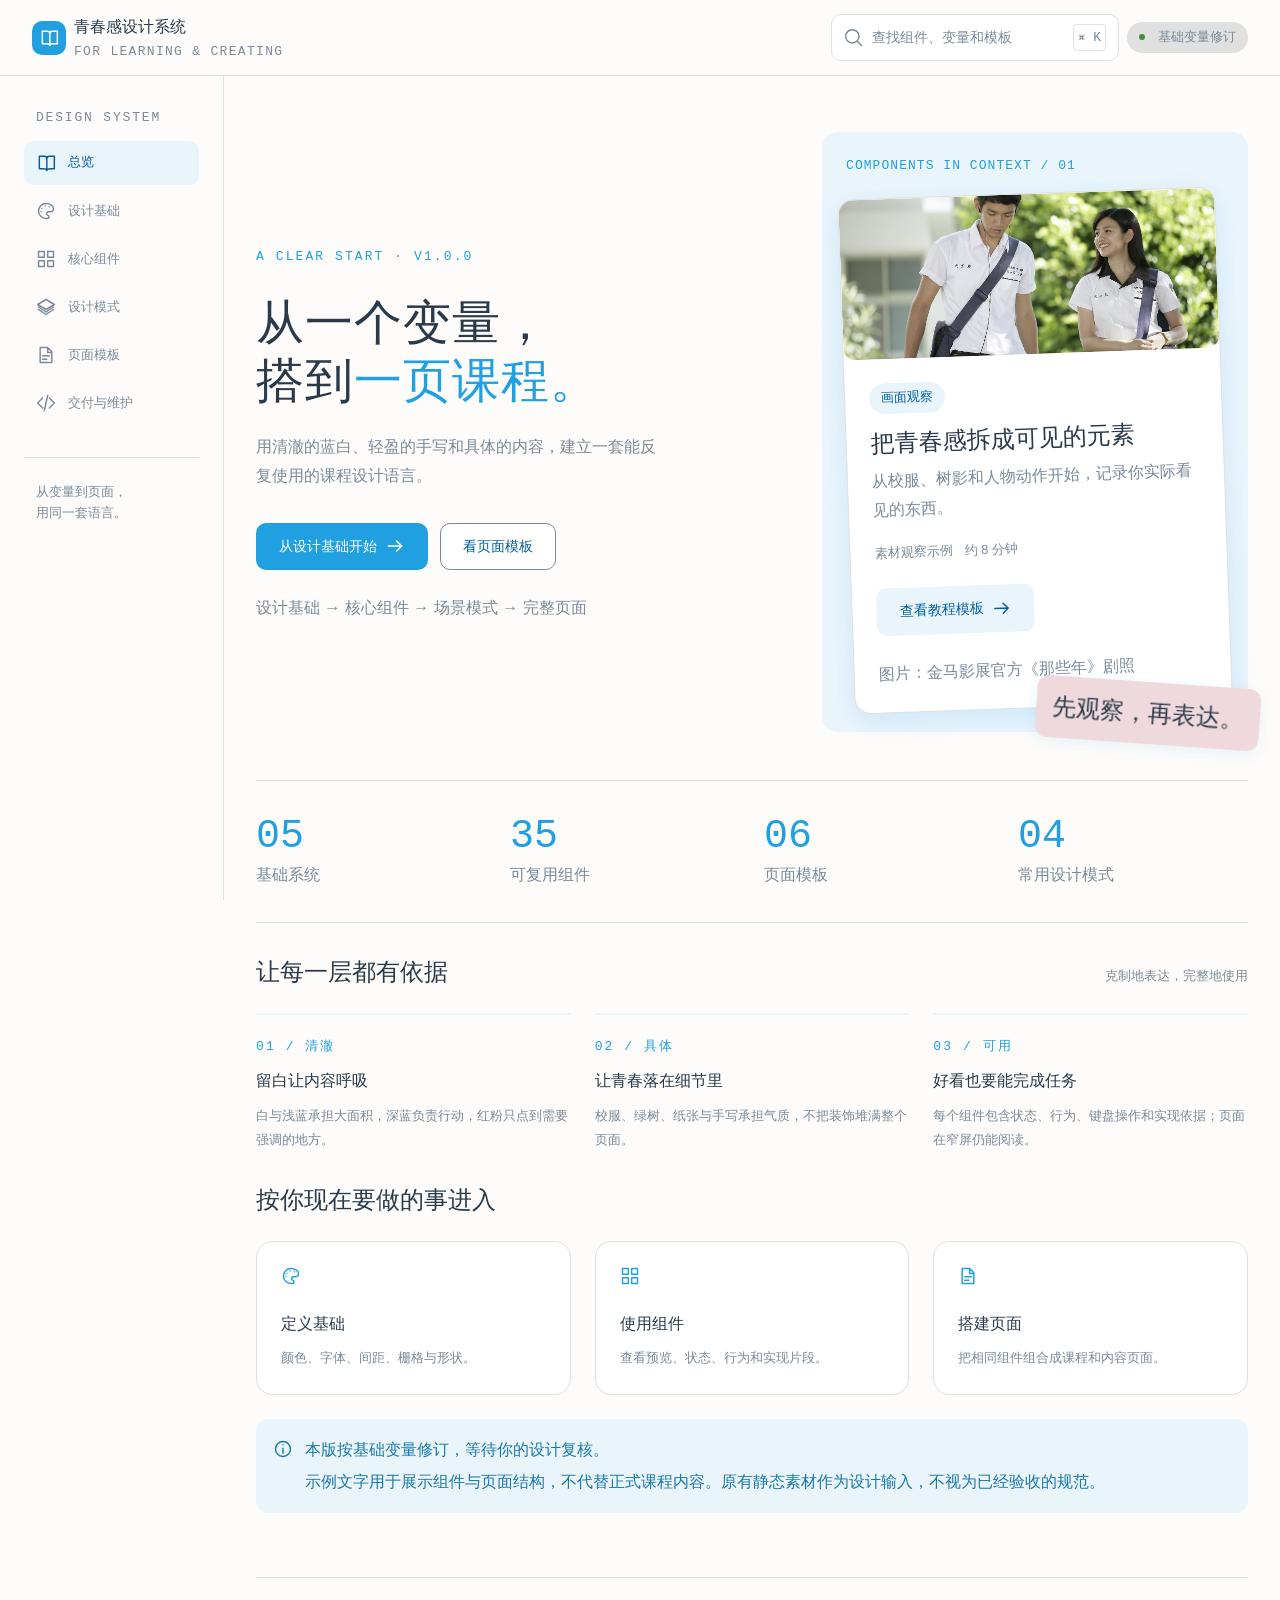
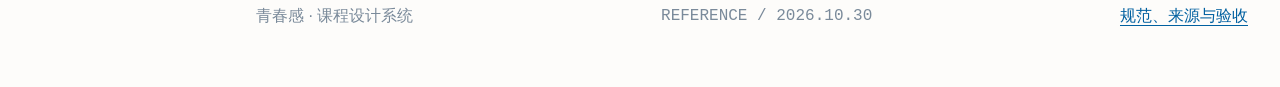
<file: index.html>
<!doctype html>
<html lang="zh-CN">
<head>
  <meta charset="utf-8">
  <meta name="viewport" content="width=device-width,initial-scale=1">
  <meta name="color-scheme" content="light">
  <meta name="description" content="青春感课程设计系统：设计基础、35个组件、设计模式和6套页面模板。">
  <title>青春感 · 课程设计系统</title>
  <link rel="icon" href="assets/favicon.svg" type="image/svg+xml">
  <link rel="stylesheet" href="tokens.css?v=reference-2">
  <link rel="stylesheet" href="system.css?v=reference-2">
  <script src="qa-summary.js?v=reference-2" defer></script>
  <script src="system.js" defer></script>
  <script src="select.js" defer></script>
  <script src="tokens.js?v=reference-2" defer></script>
  <script src="docs.js?v=reference-2" defer></script>
</head>
<body>
  <a class="skip" href="#main-content">跳到主要内容</a>
  <header class="doc-header">
    <div class="row tight">
      <button class="btn quiet icon-btn mobile-menu" type="button" aria-label="打开文档导航" data-open-dialog="nav-drawer"><span data-icon="menu"></span></button>
      <a class="brand" href="#overview"><span class="mark" data-icon="book"></span><span>青春感设计系统<small>FOR LEARNING & CREATING</small></span></a>
    </div>
    <div class="row tight">
      <button class="header-search" type="button" data-open-dialog="quick-search" aria-label="搜索文档与组件"><span data-icon="search"></span><span>查找组件、变量和模板</span><kbd>⌘ K</kbd></button>
      <span class="chip neutral header-version"><i class="status-dot"></i>基础变量修订</span>
    </div>
  </header>
  <div class="doc-shell">
    <nav class="doc-nav" id="desktop-nav" aria-label="设计系统文档"></nav>
    <main class="doc-main" id="main-content" tabindex="-1"><noscript>此设计系统需要启用 JavaScript 来展示交互组件与页面模板。基础变量仍可在 tokens.json 与 tokens.css 中阅读。</noscript></main>
  </div>
  <dialog id="nav-drawer" class="drawer" aria-labelledby="nav-drawer-title">
    <div class="dialog-inner"><div class="row between"><h2 id="nav-drawer-title">文档导航</h2><button type="button" class="btn quiet icon-btn" data-close-dialog aria-label="关闭导航"><span data-icon="close"></span></button></div><nav class="drawer-nav" aria-label="移动文档导航"></nav></div>
  </dialog>
  <dialog id="quick-search" class="search-dialog" aria-labelledby="quick-search-title">
    <h2 id="quick-search-title" class="sr-only">搜索文档与组件</h2>
    <label class="sr-only" for="quick-search-input">输入组件或文档名称</label>
    <div class="control"><span data-icon="search"></span><input id="quick-search-input" type="search" placeholder="试试：按钮、日期、页面模板…" autofocus><button class="btn quiet sm" type="button" data-close-dialog>关闭</button></div>
    <p class="caption" role="status" id="quick-count" style="padding:0 24px 12px"></p>
    <ul class="search-results" id="quick-search-results"></ul>
  </dialog>
  <dialog id="confirm-dialog" aria-labelledby="confirm-title" aria-describedby="confirm-description">
    <div class="dialog-inner"><span class="chip warning">操作演示</span><h2 id="confirm-title" class="mt">移除这份演示草稿？</h2><p id="confirm-description" class="muted small">你可以选择取消。此处只演示确认流程，不会删除实际资料。</p><div class="dialog-actions"><button class="btn outline" type="button" data-close-dialog autofocus>保留草稿</button><button id="confirm-demo" class="btn danger" type="button">确认演示</button></div></div>
  </dialog>
  <dialog id="info-dialog" aria-labelledby="info-title">
    <div class="dialog-inner"><h2 id="info-title">先观察，再解释。</h2><p class="small muted">记录画面里能确认的对象、物件和动作，再把情绪概括单独写出来。</p><div class="dialog-actions"><button class="btn primary" type="button" data-close-dialog autofocus>我知道了</button></div></div>
  </dialog>
  <dialog id="directory-drawer" class="drawer" aria-labelledby="directory-title">
    <div class="dialog-inner"><div class="row between"><h2 id="directory-title">课程目录</h2><button class="btn quiet icon-btn" type="button" data-close-dialog aria-label="关闭课程目录"><span data-icon="close"></span></button></div><div id="directory-drawer-body" class="mt"></div></div>
  </dialog>
  <div class="toast-region" aria-label="操作通知"></div>
</body>
</html>
</file>
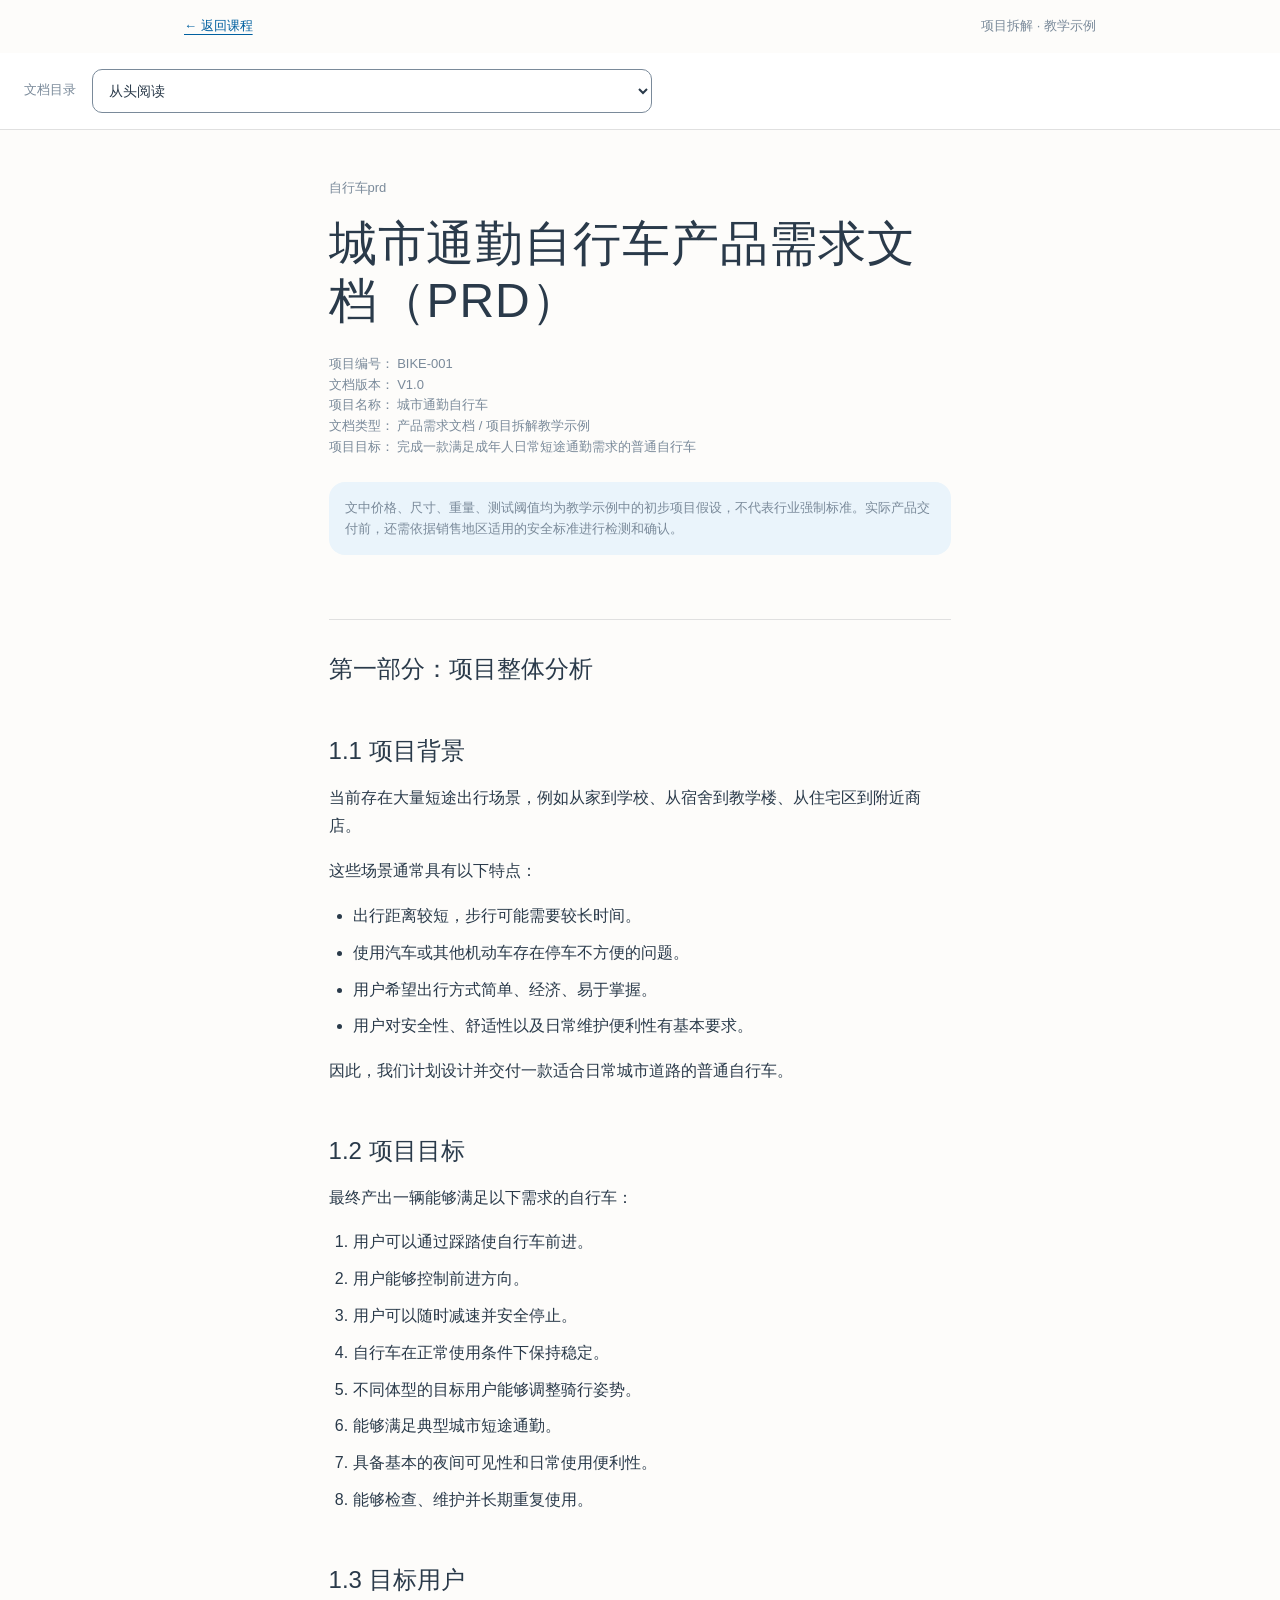
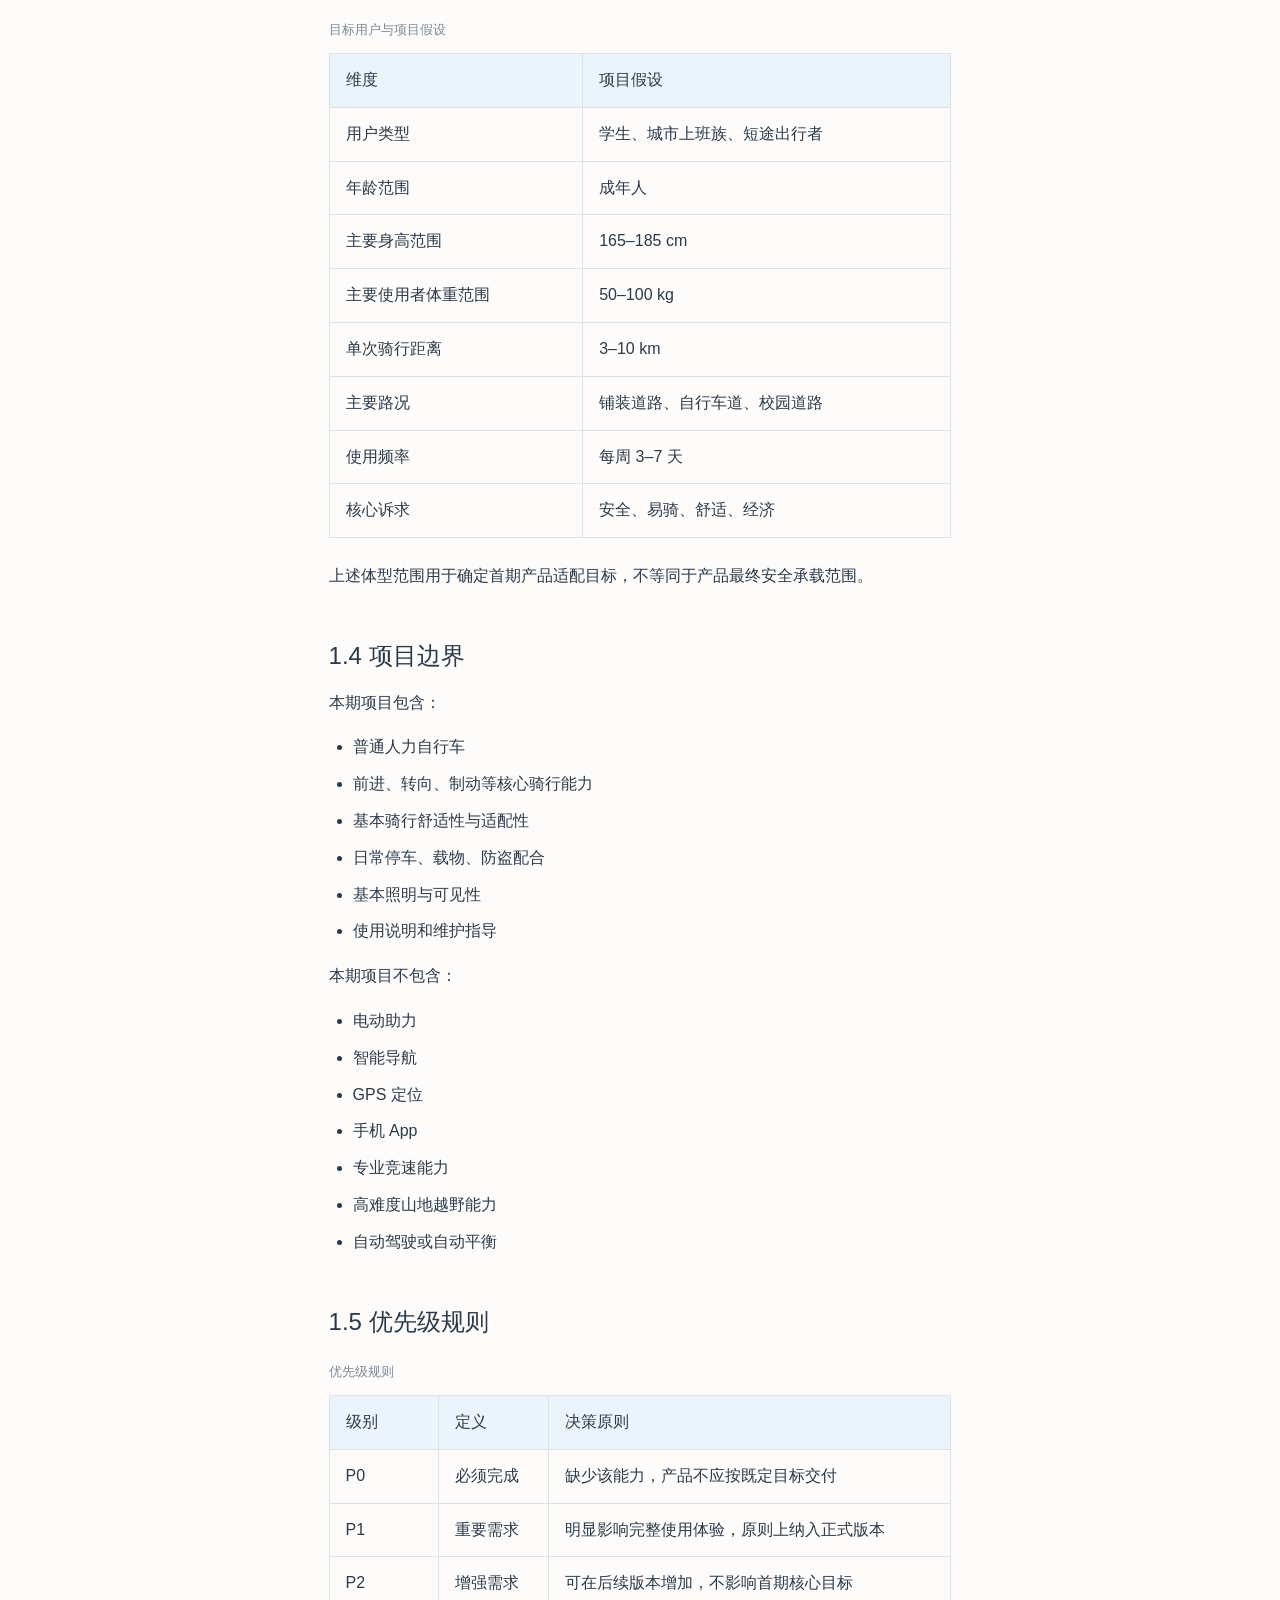
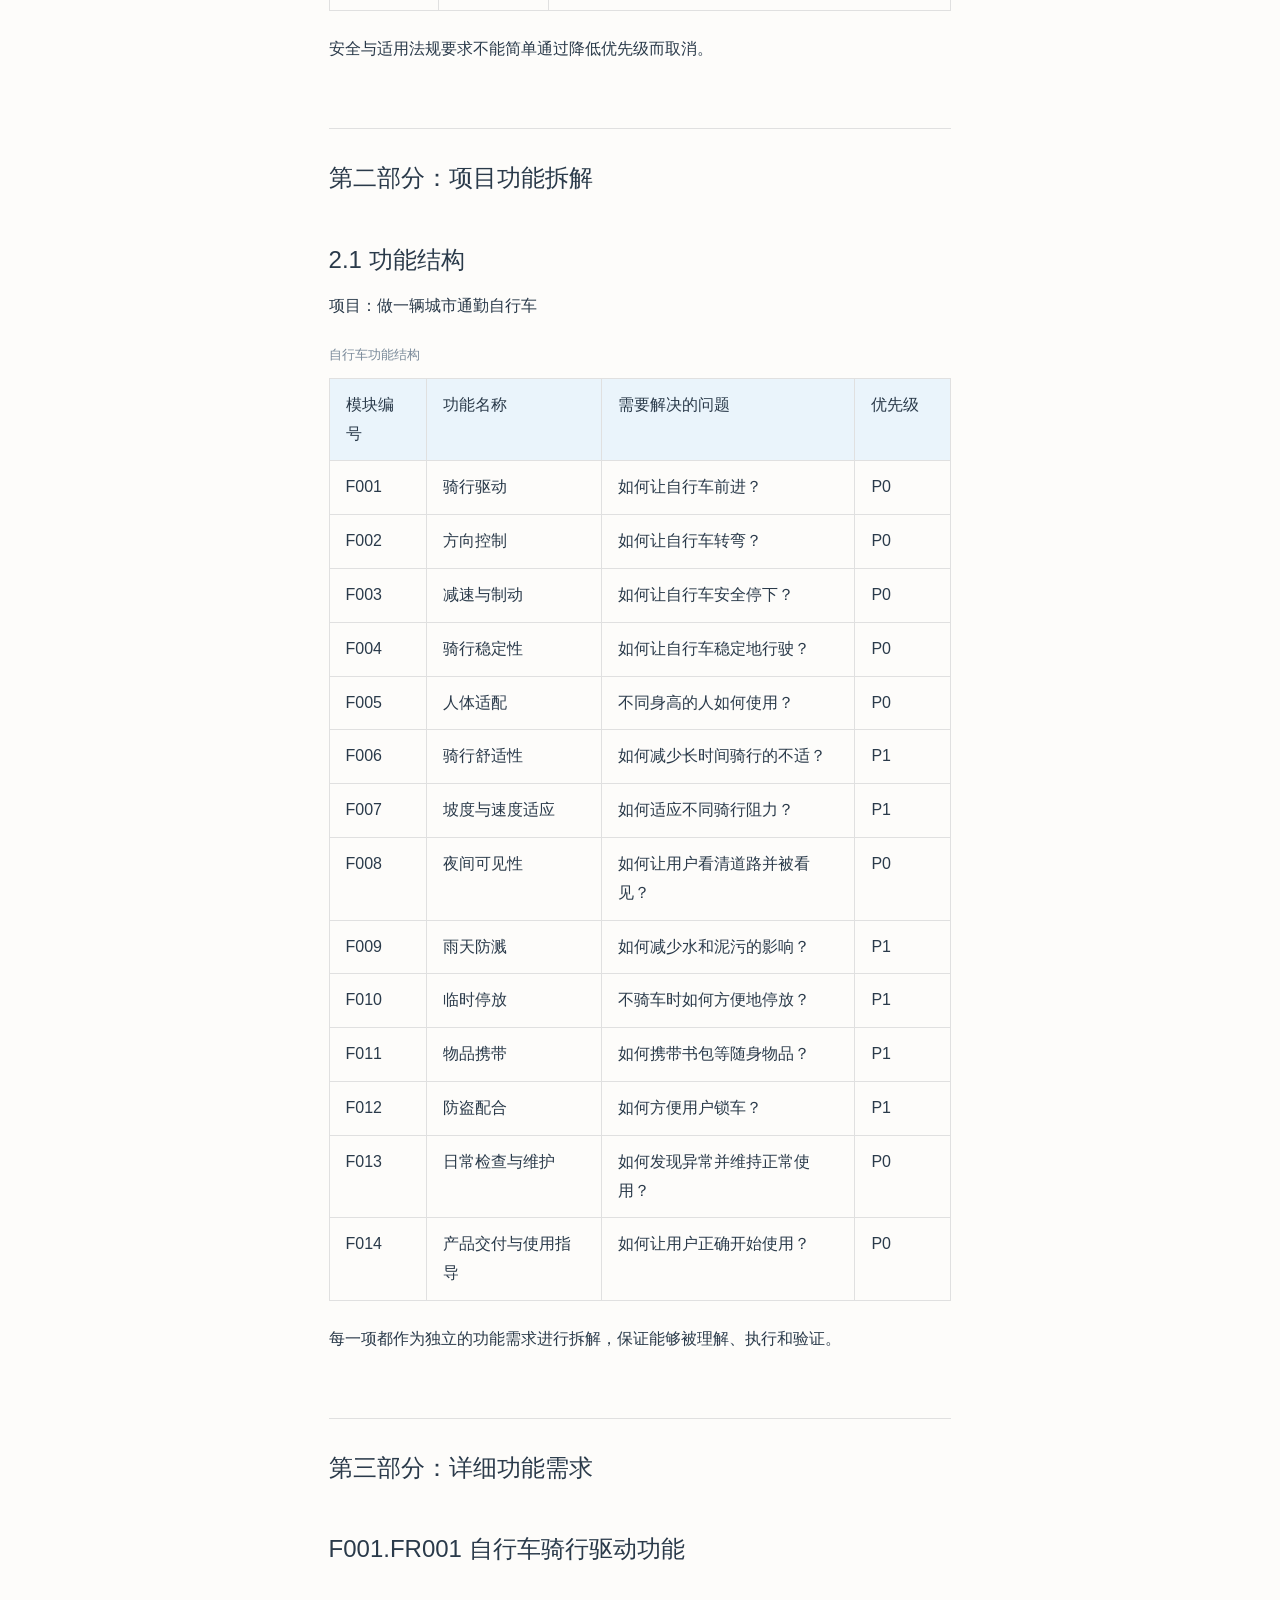
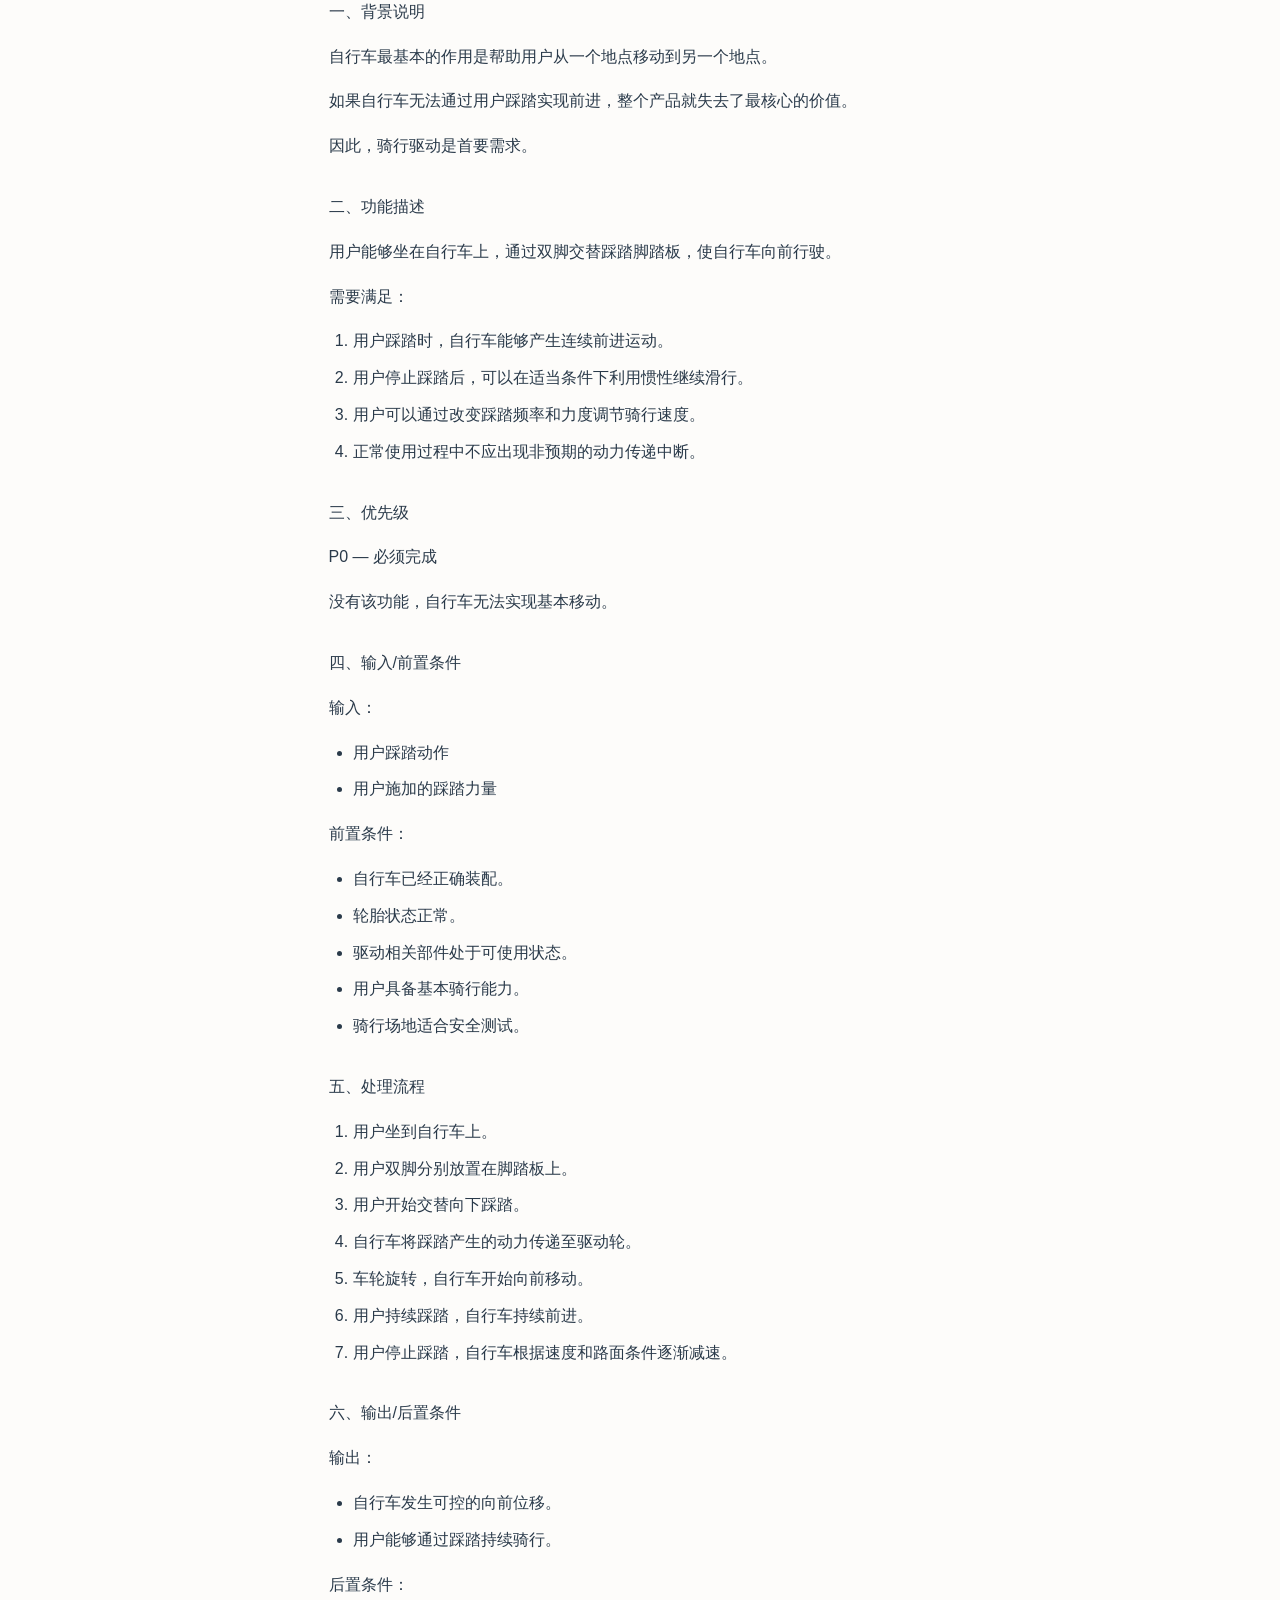
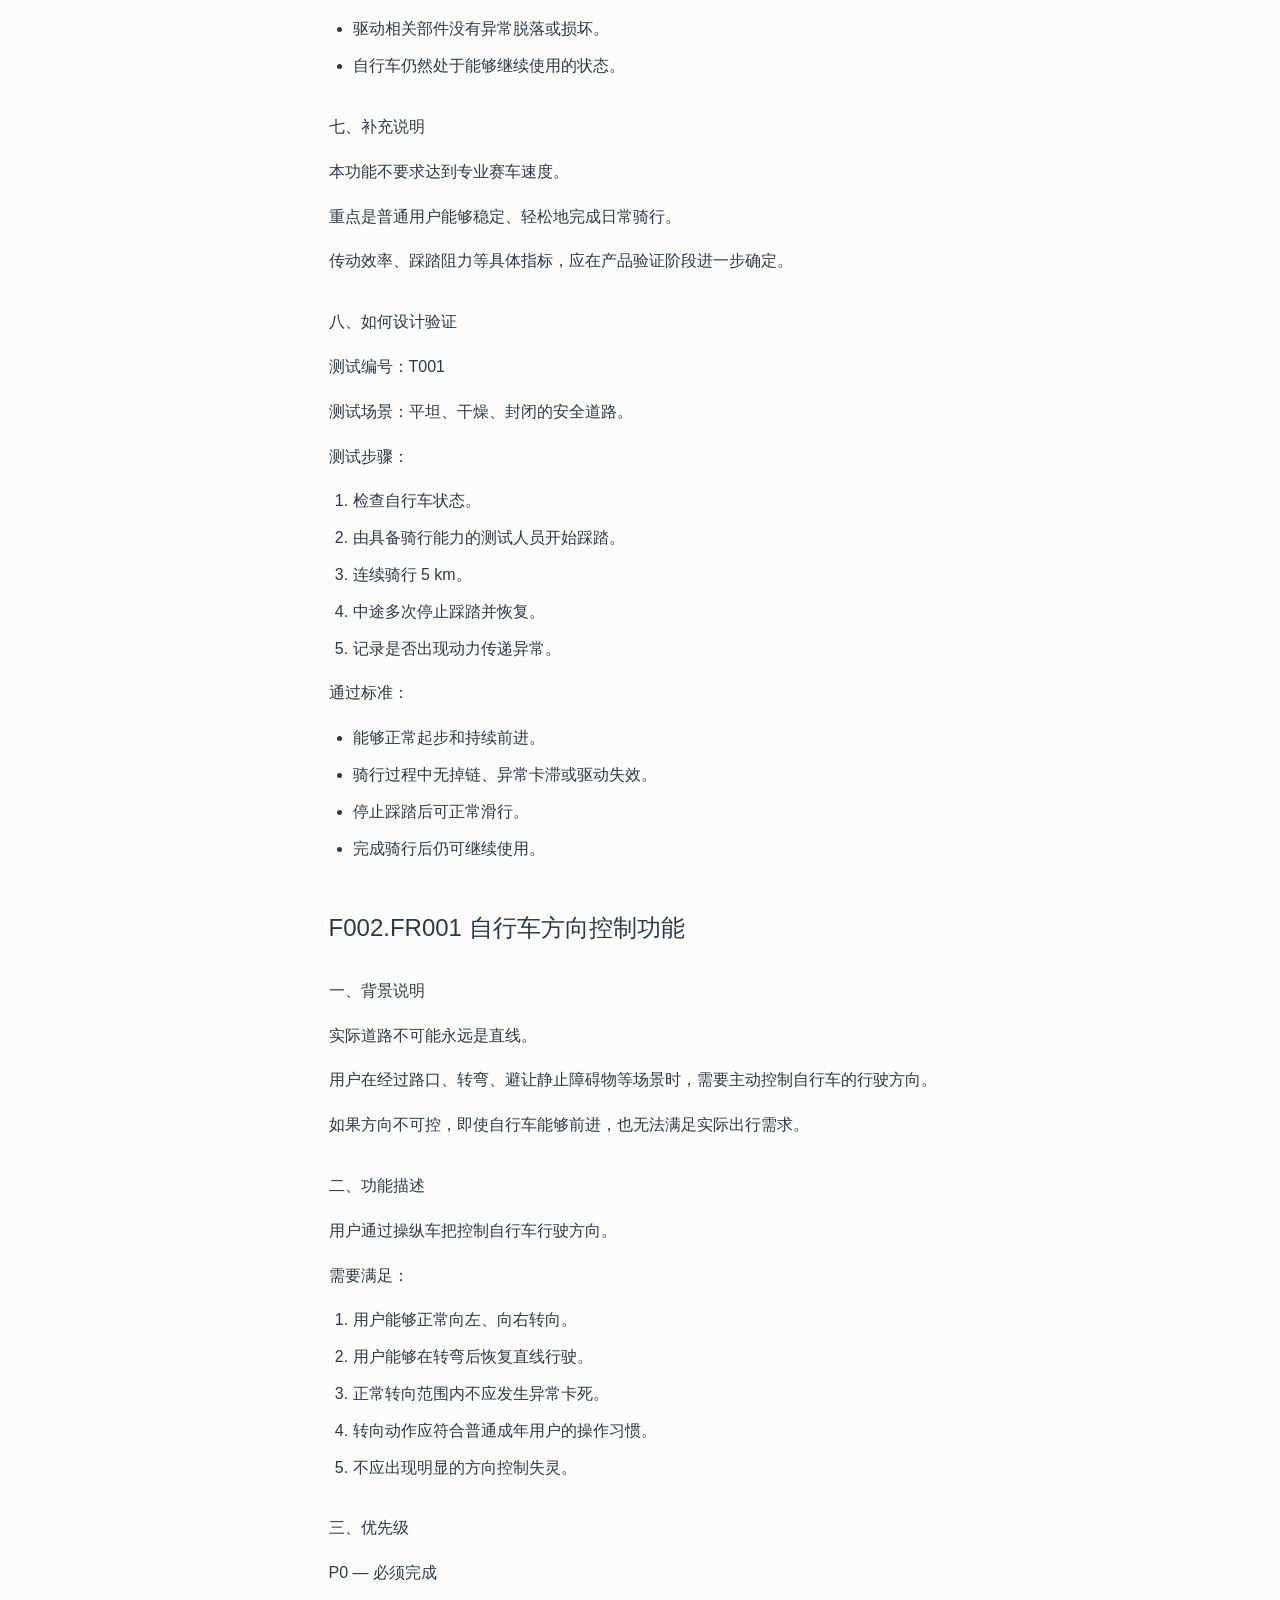
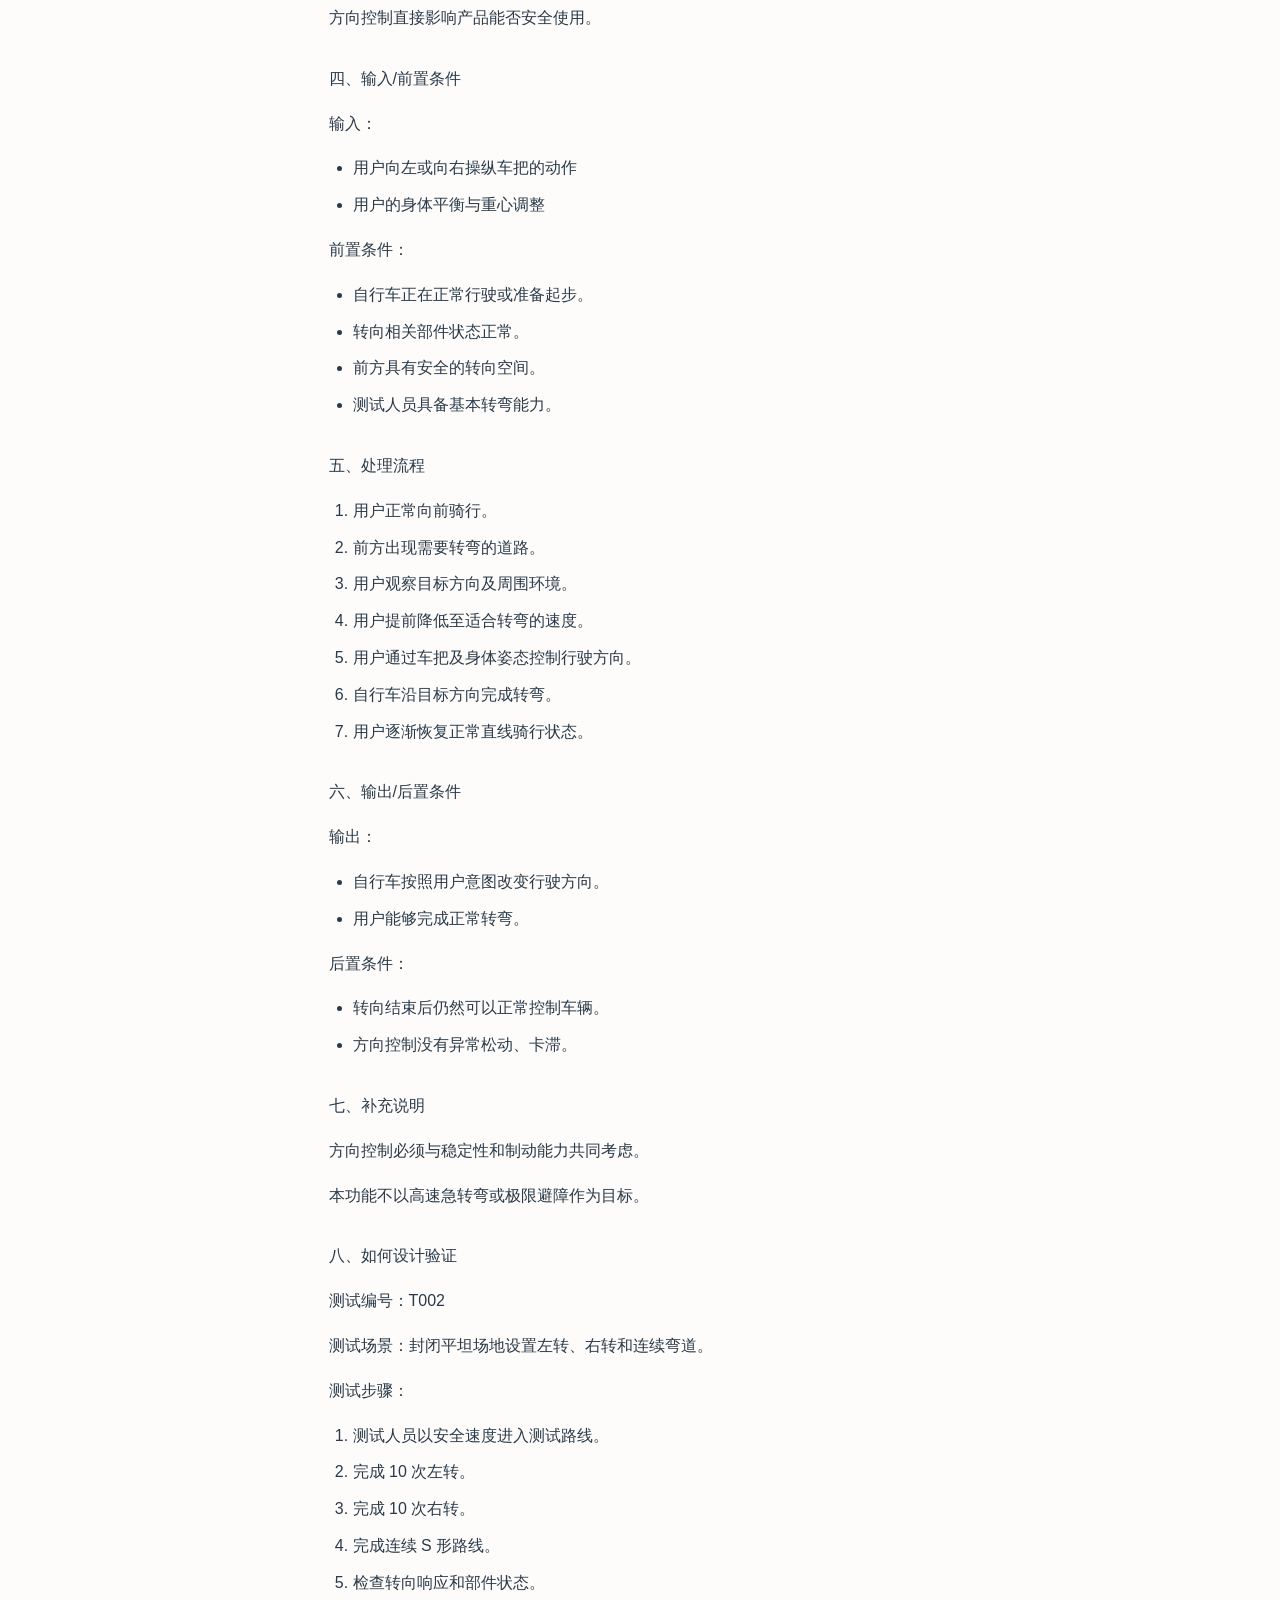
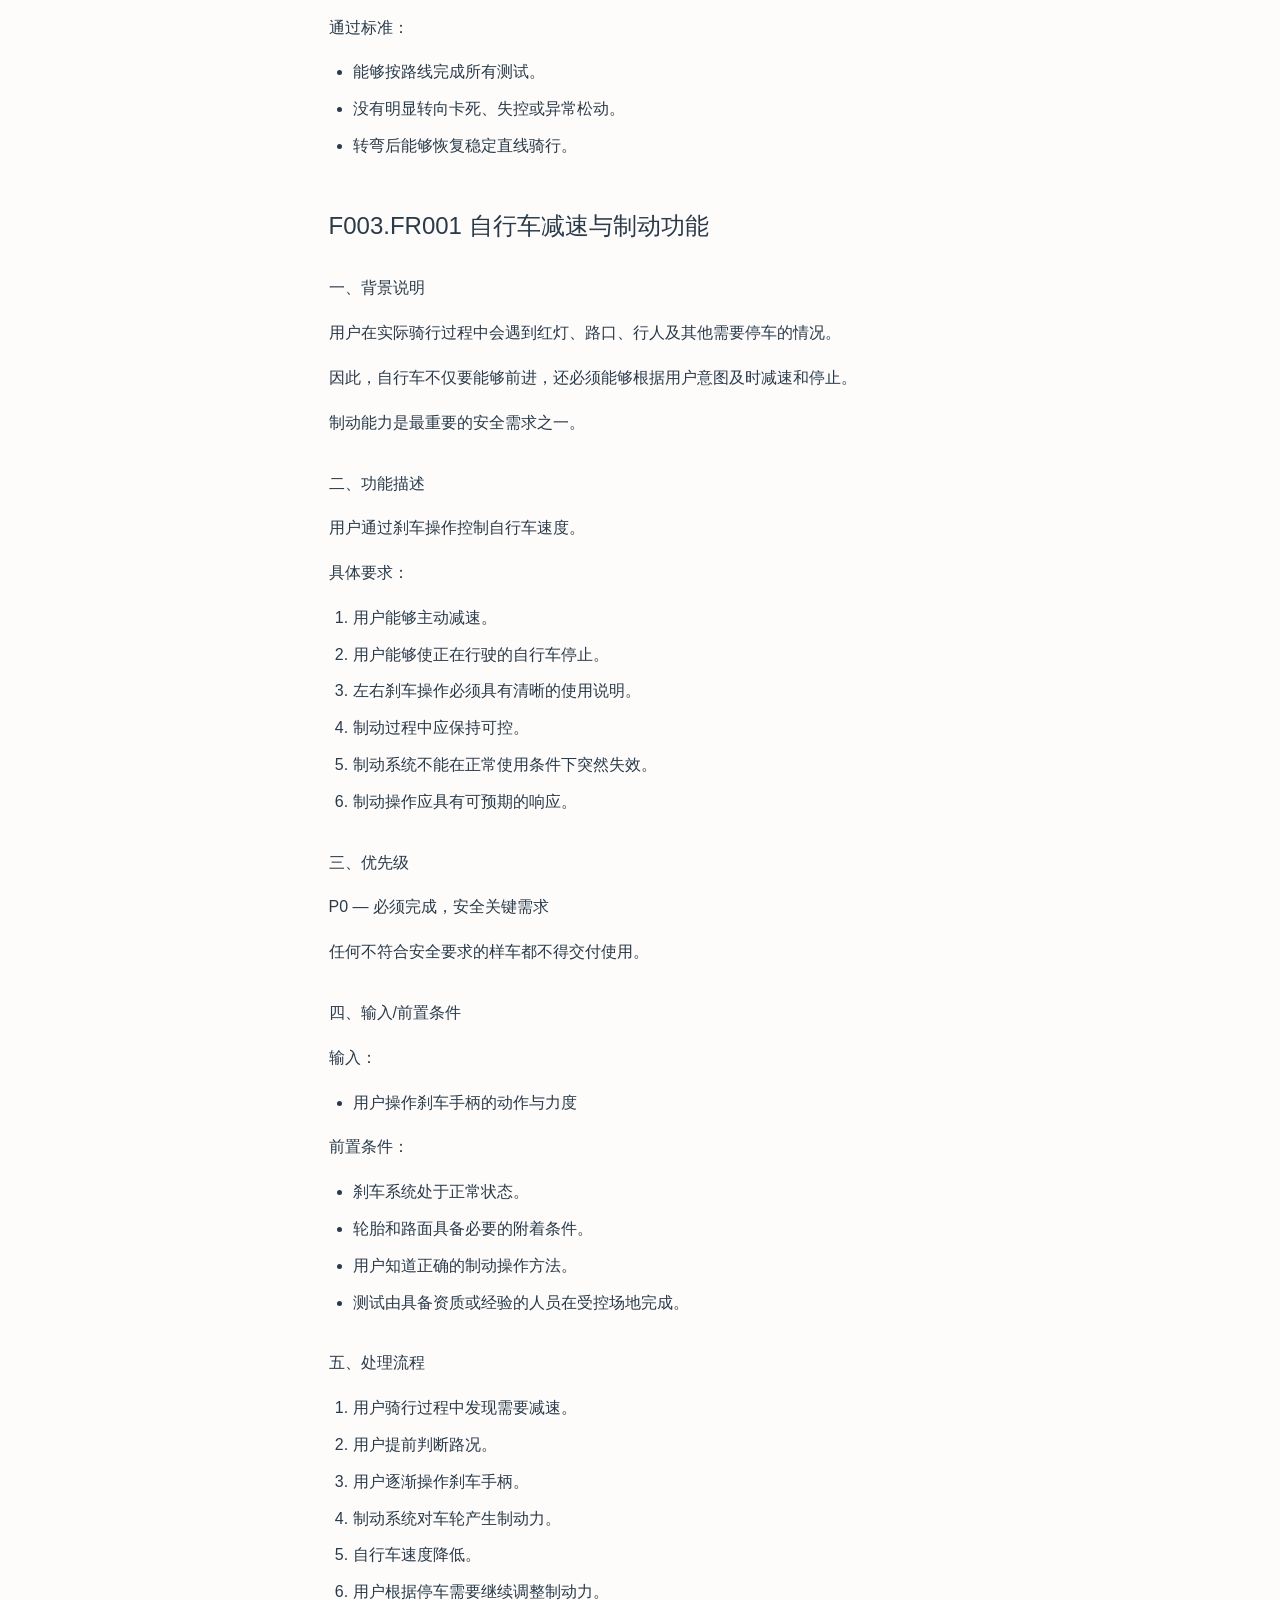
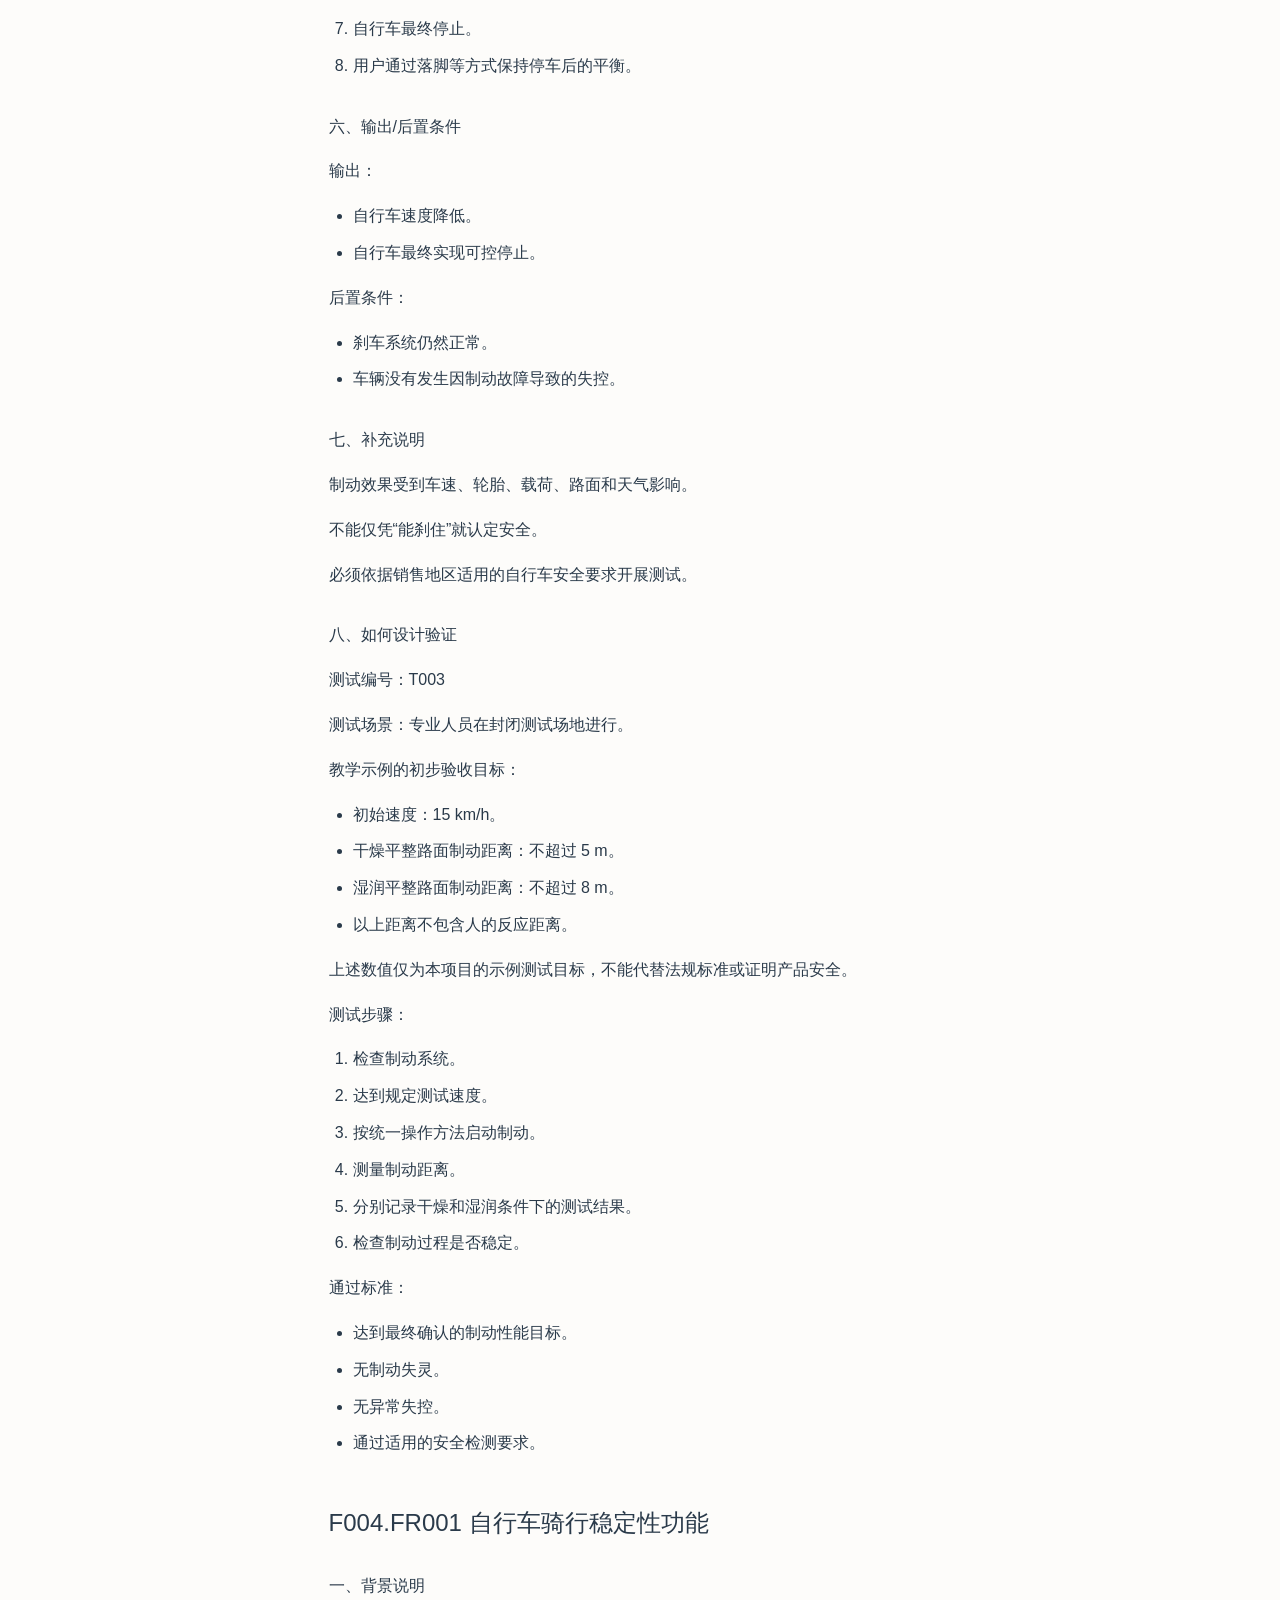
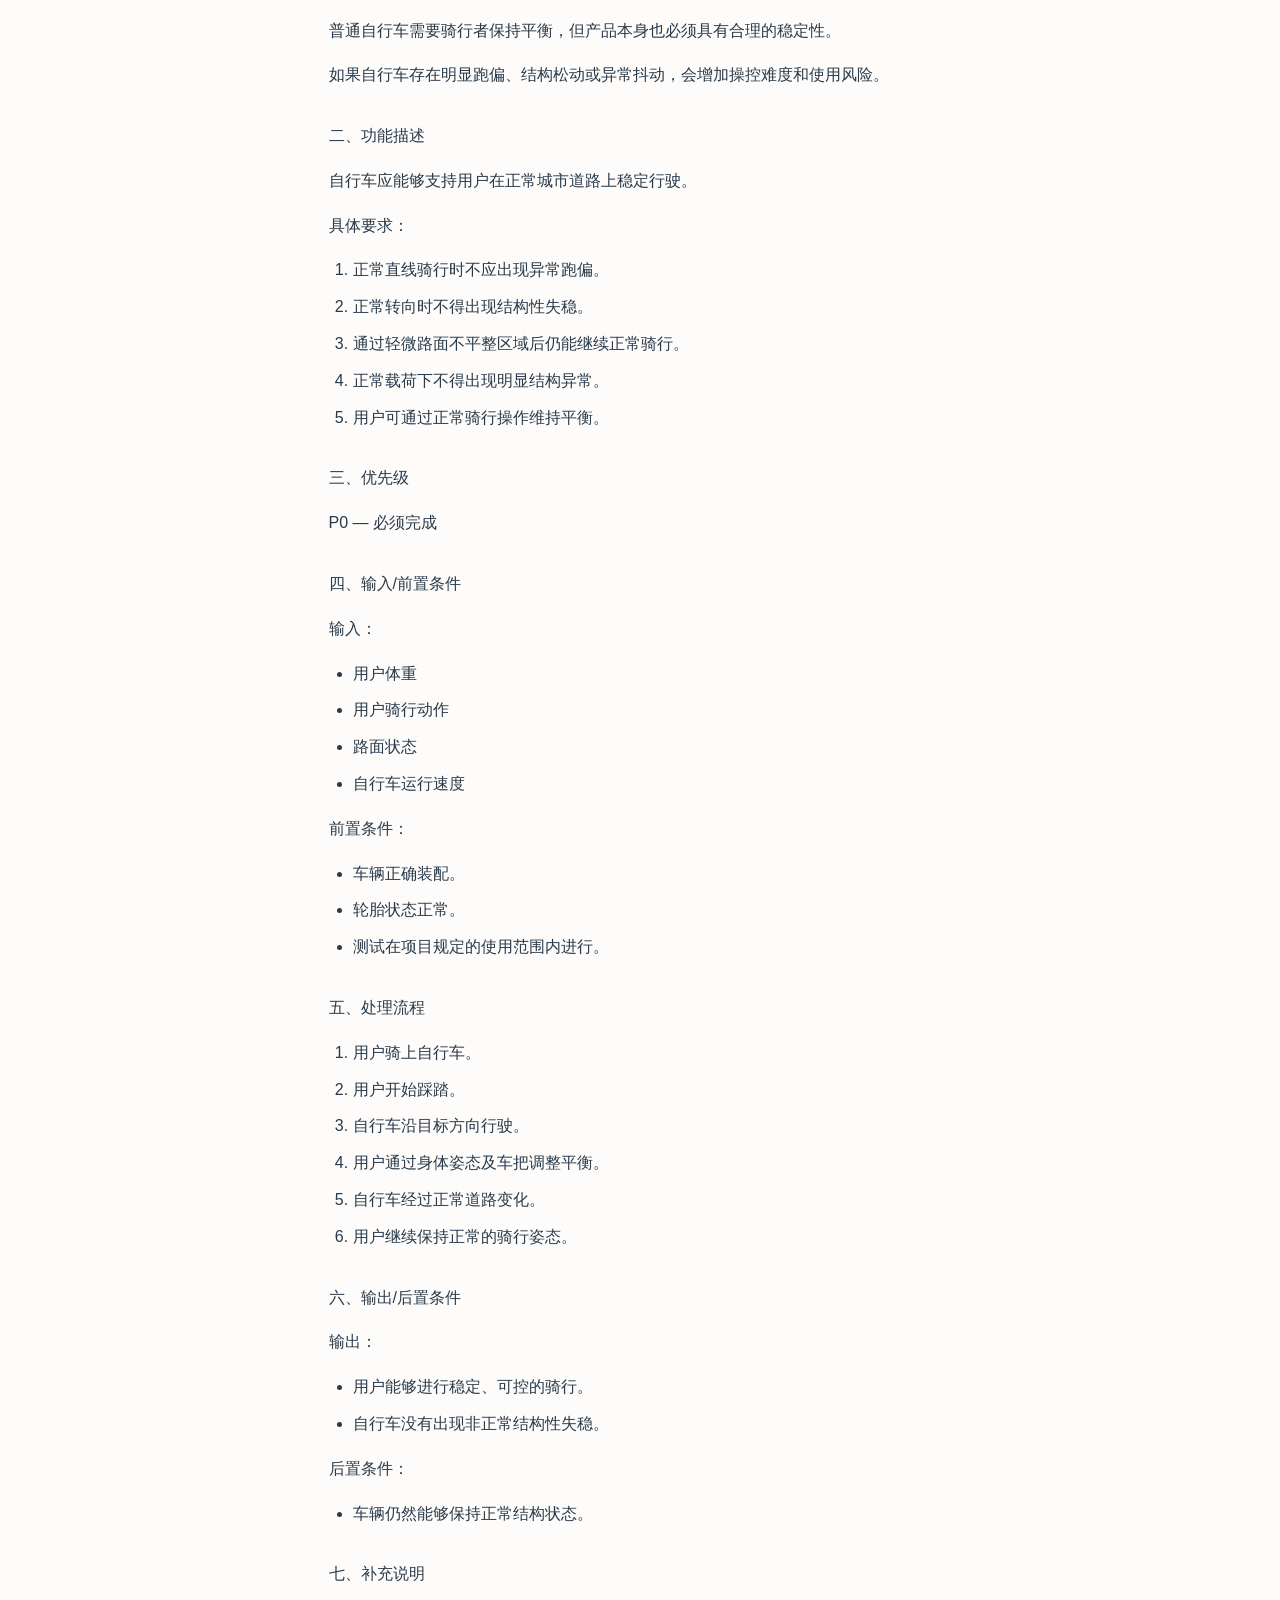
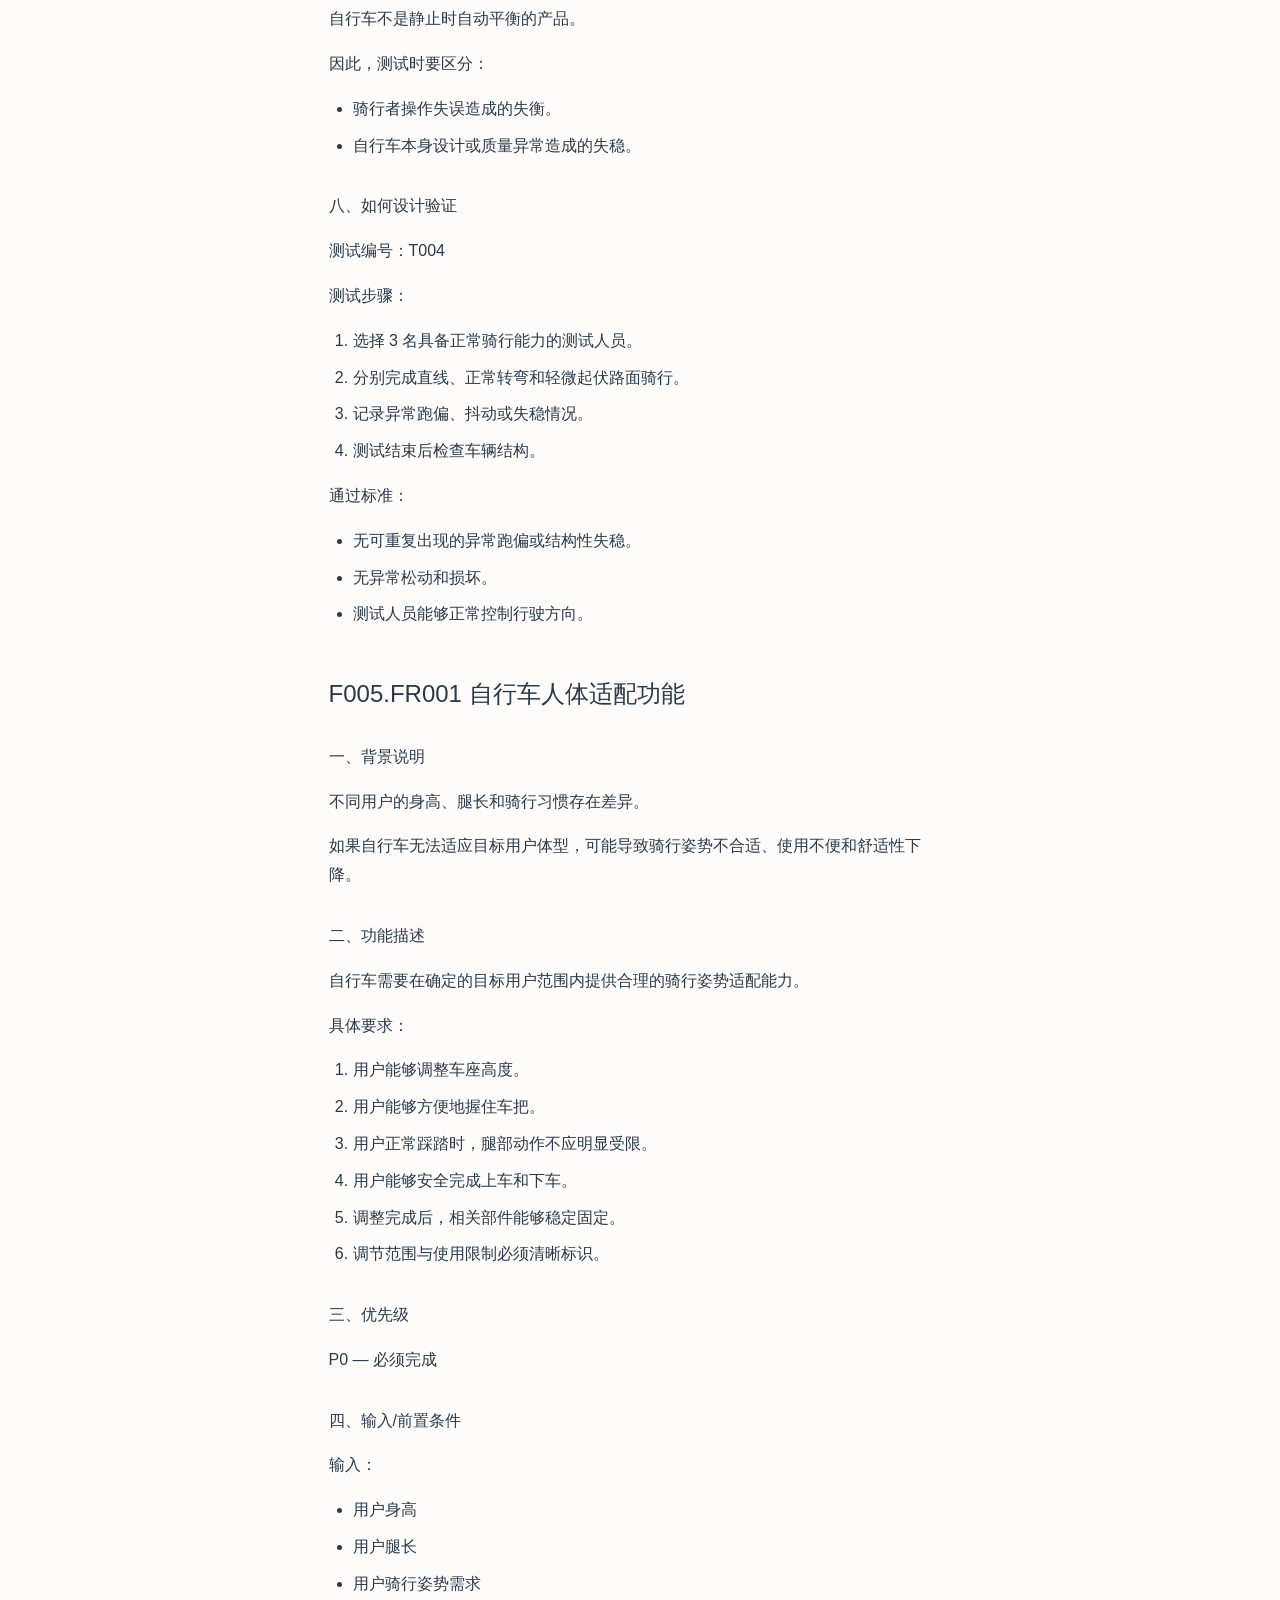
<file: bicycle-prd.html>
<!doctype html>
<html lang="zh-CN">
<head>
<meta charset="utf-8"><meta name="viewport" content="width=device-width,initial-scale=1">
<meta name="color-scheme" content="light">
<title>自行车 PRD · 城市通勤自行车产品需求文档</title>
<script>if(new URLSearchParams(location.search).get('embed')==='1')document.documentElement.classList.add('prd-embedded');</script>
<link rel="stylesheet" href="tokens.css?v=reference-2">
<link rel="stylesheet" href="system.css?v=reference-2">
<link rel="stylesheet" href="product-lesson.css?v=product-reader-1">
</head>
<body class="prd-page">
<a class="skip" href="#prd-content">跳到文档正文</a>
<header class="prd-header"><a href="课程内容页.html#product-topic-3">← 返回课程</a><span>项目拆解 · 教学示例</span></header>
<nav class="prd-reader-nav" aria-label="文档章节">
<label for="prd-jump">文档目录</label><select id="prd-jump"><option value="document-start">从头阅读</option>
<option value="part-1">第一部分：项目整体分析</option>
<option value="section-2">　1.1 项目背景</option>
<option value="section-3">　1.2 项目目标</option>
<option value="section-4">　1.3 目标用户</option>
<option value="section-5">　1.4 项目边界</option>
<option value="section-6">　1.5 优先级规则</option>
<option value="part-2">第二部分：项目功能拆解</option>
<option value="section-8">　2.1 功能结构</option>
<option value="part-3">第三部分：详细功能需求</option>
<option value="function-f001">　F001.FR001 自行车骑行驱动功能</option>
<option value="function-f002">　F002.FR001 自行车方向控制功能</option>
<option value="function-f003">　F003.FR001 自行车减速与制动功能</option>
<option value="function-f004">　F004.FR001 自行车骑行稳定性功能</option>
<option value="function-f005">　F005.FR001 自行车人体适配功能</option>
<option value="function-f006">　F006.FR001 自行车骑行舒适性功能</option>
<option value="function-f007">　F007.FR001 自行车坡度与速度适应功能</option>
<option value="function-f008">　F008.FR001 自行车夜间可见性功能</option>
<option value="function-f009">　F009.FR001 自行车雨天防溅功能</option>
<option value="function-f010">　F010.FR001 自行车临时停放功能</option>
<option value="function-f011">　F011.FR001 自行车随身物品携带功能</option>
<option value="function-f012">　F012.FR001 自行车防盗配合功能</option>
<option value="function-f013">　F013.FR001 自行车日常检查与维护功能</option>
<option value="function-f014">　F014.FR001 自行车产品交付与使用指导功能</option>
</select></nav>
<main class="prd-main" id="prd-content" tabindex="-1"><article class="rich prd-document">
<p class="prd-source-name"><strong>自行车prd</strong></p>
<h1 class="prd-title" id="document-start" tabindex="-1"><strong>城市通勤自行车产品需求文档（PRD）</strong></h1>
<p class="prd-metadata"><strong>项目编号：</strong> BIKE-001<br><strong>文档版本：</strong> V1.0<br><strong>项目名称：</strong> 城市通勤自行车<br><strong>文档类型：</strong> 产品需求文档 / 项目拆解教学示例<br><strong>项目目标：</strong> 完成一款满足成年人日常短途通勤需求的普通自行车</p>
<aside class="prd-note"><p>文中价格、尺寸、重量、测试阈值均为教学示例中的初步项目假设，不代表行业强制标准。实际产品交付前，还需依据销售地区适用的安全标准进行检测和确认。</p></aside>
<h2 id="part-1" tabindex="-1"><strong>第一部分：项目整体分析</strong></h2>
<h3 id="section-2" tabindex="-1"><strong>1.1 项目背景</strong></h3>
<p>当前存在大量短途出行场景，例如从家到学校、从宿舍到教学楼、从住宅区到附近商店。</p>
<p>这些场景通常具有以下特点：</p>
<ul>
<li>出行距离较短，步行可能需要较长时间。</li>
<li>使用汽车或其他机动车存在停车不方便的问题。</li>
<li>用户希望出行方式简单、经济、易于掌握。</li>
<li>用户对安全性、舒适性以及日常维护便利性有基本要求。</li>
</ul>
<p>因此，我们计划设计并交付一款适合日常城市道路的普通自行车。</p>
<h3 id="section-3" tabindex="-1"><strong>1.2 项目目标</strong></h3>
<p>最终产出一辆能够满足以下需求的自行车：</p>
<ol>
<li>用户可以通过踩踏使自行车前进。</li>
<li>用户能够控制前进方向。</li>
<li>用户可以随时减速并安全停止。</li>
<li>自行车在正常使用条件下保持稳定。</li>
<li>不同体型的目标用户能够调整骑行姿势。</li>
<li>能够满足典型城市短途通勤。</li>
<li>具备基本的夜间可见性和日常使用便利性。</li>
<li>能够检查、维护并长期重复使用。</li>
</ol>
<h3 id="section-4" tabindex="-1"><strong>1.3 目标用户</strong></h3>
<div class="prd-table-wrap" tabindex="0" role="region" aria-label="目标用户与项目假设"><table class="prd-table"><caption>目标用户与项目假设</caption><thead><tr><th scope="col">维度</th><th scope="col">项目假设</th></tr></thead><tbody><tr><td>用户类型</td><td>学生、城市上班族、短途出行者</td></tr><tr><td>年龄范围</td><td>成年人</td></tr><tr><td>主要身高范围</td><td>165–185 cm</td></tr><tr><td>主要使用者体重范围</td><td>50–100 kg</td></tr><tr><td>单次骑行距离</td><td>3–10 km</td></tr><tr><td>主要路况</td><td>铺装道路、自行车道、校园道路</td></tr><tr><td>使用频率</td><td>每周 3–7 天</td></tr><tr><td>核心诉求</td><td>安全、易骑、舒适、经济</td></tr></tbody></table></div>
<p>上述体型范围用于确定首期产品适配目标，不等同于产品最终安全承载范围。</p>
<h3 id="section-5" tabindex="-1"><strong>1.4 项目边界</strong></h3>
<p><strong>本期项目包含：</strong></p>
<ul>
<li>普通人力自行车</li>
<li>前进、转向、制动等核心骑行能力</li>
<li>基本骑行舒适性与适配性</li>
<li>日常停车、载物、防盗配合</li>
<li>基本照明与可见性</li>
<li>使用说明和维护指导</li>
</ul>
<p><strong>本期项目不包含：</strong></p>
<ul>
<li>电动助力</li>
<li>智能导航</li>
<li>GPS 定位</li>
<li>手机 App</li>
<li>专业竞速能力</li>
<li>高难度山地越野能力</li>
<li>自动驾驶或自动平衡</li>
</ul>
<h3 id="section-6" tabindex="-1"><strong>1.5 优先级规则</strong></h3>
<div class="prd-table-wrap" tabindex="0" role="region" aria-label="优先级规则"><table class="prd-table"><caption>优先级规则</caption><thead><tr><th scope="col">级别</th><th scope="col">定义</th><th scope="col">决策原则</th></tr></thead><tbody><tr><td>P0</td><td>必须完成</td><td>缺少该能力，产品不应按既定目标交付</td></tr><tr><td>P1</td><td>重要需求</td><td>明显影响完整使用体验，原则上纳入正式版本</td></tr><tr><td>P2</td><td>增强需求</td><td>可在后续版本增加，不影响首期核心目标</td></tr></tbody></table></div>
<p>安全与适用法规要求不能简单通过降低优先级而取消。</p>
<h2 id="part-2" tabindex="-1"><strong>第二部分：项目功能拆解</strong></h2>
<h3 id="section-8" tabindex="-1"><strong>2.1 功能结构</strong></h3>
<p><strong>项目：做一辆城市通勤自行车</strong></p>
<div class="prd-table-wrap" tabindex="0" role="region" aria-label="自行车功能结构"><table class="prd-table"><caption>自行车功能结构</caption><thead><tr><th scope="col">模块编号</th><th scope="col">功能名称</th><th scope="col">需要解决的问题</th><th scope="col">优先级</th></tr></thead><tbody><tr><td>F001</td><td>骑行驱动</td><td>如何让自行车前进？</td><td>P0</td></tr><tr><td>F002</td><td>方向控制</td><td>如何让自行车转弯？</td><td>P0</td></tr><tr><td>F003</td><td>减速与制动</td><td>如何让自行车安全停下？</td><td>P0</td></tr><tr><td>F004</td><td>骑行稳定性</td><td>如何让自行车稳定地行驶？</td><td>P0</td></tr><tr><td>F005</td><td>人体适配</td><td>不同身高的人如何使用？</td><td>P0</td></tr><tr><td>F006</td><td>骑行舒适性</td><td>如何减少长时间骑行的不适？</td><td>P1</td></tr><tr><td>F007</td><td>坡度与速度适应</td><td>如何适应不同骑行阻力？</td><td>P1</td></tr><tr><td>F008</td><td>夜间可见性</td><td>如何让用户看清道路并被看见？</td><td>P0</td></tr><tr><td>F009</td><td>雨天防溅</td><td>如何减少水和泥污的影响？</td><td>P1</td></tr><tr><td>F010</td><td>临时停放</td><td>不骑车时如何方便地停放？</td><td>P1</td></tr><tr><td>F011</td><td>物品携带</td><td>如何携带书包等随身物品？</td><td>P1</td></tr><tr><td>F012</td><td>防盗配合</td><td>如何方便用户锁车？</td><td>P1</td></tr><tr><td>F013</td><td>日常检查与维护</td><td>如何发现异常并维持正常使用？</td><td>P0</td></tr><tr><td>F014</td><td>产品交付与使用指导</td><td>如何让用户正确开始使用？</td><td>P0</td></tr></tbody></table></div>
<p>每一项都作为独立的功能需求进行拆解，保证能够被理解、执行和验证。</p>
<h2 id="part-3" tabindex="-1"><strong>第三部分：详细功能需求</strong></h2>
<h3 id="function-f001" tabindex="-1"><strong>F001.FR001 自行车骑行驱动功能</strong></h3>
<h4 id="section-11" tabindex="-1"><strong>一、背景说明</strong></h4>
<p>自行车最基本的作用是帮助用户从一个地点移动到另一个地点。</p>
<p>如果自行车无法通过用户踩踏实现前进，整个产品就失去了最核心的价值。</p>
<p>因此，骑行驱动是首要需求。</p>
<h4 id="section-11" tabindex="-1"><strong>二、功能描述</strong></h4>
<p>用户能够坐在自行车上，通过双脚交替踩踏脚踏板，使自行车向前行驶。</p>
<p>需要满足：</p>
<ol>
<li>用户踩踏时，自行车能够产生连续前进运动。</li>
<li>用户停止踩踏后，可以在适当条件下利用惯性继续滑行。</li>
<li>用户可以通过改变踩踏频率和力度调节骑行速度。</li>
<li>正常使用过程中不应出现非预期的动力传递中断。</li>
</ol>
<h4 id="section-11" tabindex="-1"><strong>三、优先级</strong></h4>
<p><strong>P0 — 必须完成</strong></p>
<p>没有该功能，自行车无法实现基本移动。</p>
<h4 id="section-11" tabindex="-1"><strong>四、输入/前置条件</strong></h4>
<p><strong>输入：</strong></p>
<ul>
<li>用户踩踏动作</li>
<li>用户施加的踩踏力量</li>
</ul>
<p><strong>前置条件：</strong></p>
<ul>
<li>自行车已经正确装配。</li>
<li>轮胎状态正常。</li>
<li>驱动相关部件处于可使用状态。</li>
<li>用户具备基本骑行能力。</li>
<li>骑行场地适合安全测试。</li>
</ul>
<h4 id="section-11" tabindex="-1"><strong>五、处理流程</strong></h4>
<ol>
<li>用户坐到自行车上。</li>
<li>用户双脚分别放置在脚踏板上。</li>
<li>用户开始交替向下踩踏。</li>
<li>自行车将踩踏产生的动力传递至驱动轮。</li>
<li>车轮旋转，自行车开始向前移动。</li>
<li>用户持续踩踏，自行车持续前进。</li>
<li>用户停止踩踏，自行车根据速度和路面条件逐渐减速。</li>
</ol>
<h4 id="section-11" tabindex="-1"><strong>六、输出/后置条件</strong></h4>
<p><strong>输出：</strong></p>
<ul>
<li>自行车发生可控的向前位移。</li>
<li>用户能够通过踩踏持续骑行。</li>
</ul>
<p><strong>后置条件：</strong></p>
<ul>
<li>驱动相关部件没有异常脱落或损坏。</li>
<li>自行车仍然处于能够继续使用的状态。</li>
</ul>
<h4 id="section-11" tabindex="-1"><strong>七、补充说明</strong></h4>
<p>本功能不要求达到专业赛车速度。</p>
<p>重点是普通用户能够稳定、轻松地完成日常骑行。</p>
<p>传动效率、踩踏阻力等具体指标，应在产品验证阶段进一步确定。</p>
<h4 id="section-11" tabindex="-1"><strong>八、如何设计验证</strong></h4>
<p><strong>测试编号：T001</strong></p>
<p>测试场景：平坦、干燥、封闭的安全道路。</p>
<p>测试步骤：</p>
<ol>
<li>检查自行车状态。</li>
<li>由具备骑行能力的测试人员开始踩踏。</li>
<li>连续骑行 5 km。</li>
<li>中途多次停止踩踏并恢复。</li>
<li>记录是否出现动力传递异常。</li>
</ol>
<p>通过标准：</p>
<ul>
<li>能够正常起步和持续前进。</li>
<li>骑行过程中无掉链、异常卡滞或驱动失效。</li>
<li>停止踩踏后可正常滑行。</li>
<li>完成骑行后仍可继续使用。</li>
</ul>
<h3 id="function-f002" tabindex="-1"><strong>F002.FR001 自行车方向控制功能</strong></h3>
<h4 id="section-12" tabindex="-1"><strong>一、背景说明</strong></h4>
<p>实际道路不可能永远是直线。</p>
<p>用户在经过路口、转弯、避让静止障碍物等场景时，需要主动控制自行车的行驶方向。</p>
<p>如果方向不可控，即使自行车能够前进，也无法满足实际出行需求。</p>
<h4 id="section-12" tabindex="-1"><strong>二、功能描述</strong></h4>
<p>用户通过操纵车把控制自行车行驶方向。</p>
<p>需要满足：</p>
<ol>
<li>用户能够正常向左、向右转向。</li>
<li>用户能够在转弯后恢复直线行驶。</li>
<li>正常转向范围内不应发生异常卡死。</li>
<li>转向动作应符合普通成年用户的操作习惯。</li>
<li>不应出现明显的方向控制失灵。</li>
</ol>
<h4 id="section-12" tabindex="-1"><strong>三、优先级</strong></h4>
<p><strong>P0 — 必须完成</strong></p>
<p>方向控制直接影响产品能否安全使用。</p>
<h4 id="section-12" tabindex="-1"><strong>四、输入/前置条件</strong></h4>
<p><strong>输入：</strong></p>
<ul>
<li>用户向左或向右操纵车把的动作</li>
<li>用户的身体平衡与重心调整</li>
</ul>
<p><strong>前置条件：</strong></p>
<ul>
<li>自行车正在正常行驶或准备起步。</li>
<li>转向相关部件状态正常。</li>
<li>前方具有安全的转向空间。</li>
<li>测试人员具备基本转弯能力。</li>
</ul>
<h4 id="section-12" tabindex="-1"><strong>五、处理流程</strong></h4>
<ol>
<li>用户正常向前骑行。</li>
<li>前方出现需要转弯的道路。</li>
<li>用户观察目标方向及周围环境。</li>
<li>用户提前降低至适合转弯的速度。</li>
<li>用户通过车把及身体姿态控制行驶方向。</li>
<li>自行车沿目标方向完成转弯。</li>
<li>用户逐渐恢复正常直线骑行状态。</li>
</ol>
<h4 id="section-12" tabindex="-1"><strong>六、输出/后置条件</strong></h4>
<p><strong>输出：</strong></p>
<ul>
<li>自行车按照用户意图改变行驶方向。</li>
<li>用户能够完成正常转弯。</li>
</ul>
<p><strong>后置条件：</strong></p>
<ul>
<li>转向结束后仍然可以正常控制车辆。</li>
<li>方向控制没有异常松动、卡滞。</li>
</ul>
<h4 id="section-12" tabindex="-1"><strong>七、补充说明</strong></h4>
<p>方向控制必须与稳定性和制动能力共同考虑。</p>
<p>本功能不以高速急转弯或极限避障作为目标。</p>
<h4 id="section-12" tabindex="-1"><strong>八、如何设计验证</strong></h4>
<p><strong>测试编号：T002</strong></p>
<p>测试场景：封闭平坦场地设置左转、右转和连续弯道。</p>
<p>测试步骤：</p>
<ol>
<li>测试人员以安全速度进入测试路线。</li>
<li>完成 10 次左转。</li>
<li>完成 10 次右转。</li>
<li>完成连续 S 形路线。</li>
<li>检查转向响应和部件状态。</li>
</ol>
<p>通过标准：</p>
<ul>
<li>能够按路线完成所有测试。</li>
<li>没有明显转向卡死、失控或异常松动。</li>
<li>转弯后能够恢复稳定直线骑行。</li>
</ul>
<h3 id="function-f003" tabindex="-1"><strong>F003.FR001 自行车减速与制动功能</strong></h3>
<h4 id="section-13" tabindex="-1"><strong>一、背景说明</strong></h4>
<p>用户在实际骑行过程中会遇到红灯、路口、行人及其他需要停车的情况。</p>
<p>因此，自行车不仅要能够前进，还必须能够根据用户意图及时减速和停止。</p>
<p>制动能力是最重要的安全需求之一。</p>
<h4 id="section-13" tabindex="-1"><strong>二、功能描述</strong></h4>
<p>用户通过刹车操作控制自行车速度。</p>
<p>具体要求：</p>
<ol>
<li>用户能够主动减速。</li>
<li>用户能够使正在行驶的自行车停止。</li>
<li>左右刹车操作必须具有清晰的使用说明。</li>
<li>制动过程中应保持可控。</li>
<li>制动系统不能在正常使用条件下突然失效。</li>
<li>制动操作应具有可预期的响应。</li>
</ol>
<h4 id="section-13" tabindex="-1"><strong>三、优先级</strong></h4>
<p><strong>P0 — 必须完成，安全关键需求</strong></p>
<p>任何不符合安全要求的样车都不得交付使用。</p>
<h4 id="section-13" tabindex="-1"><strong>四、输入/前置条件</strong></h4>
<p><strong>输入：</strong></p>
<ul>
<li>用户操作刹车手柄的动作与力度</li>
</ul>
<p><strong>前置条件：</strong></p>
<ul>
<li>刹车系统处于正常状态。</li>
<li>轮胎和路面具备必要的附着条件。</li>
<li>用户知道正确的制动操作方法。</li>
<li>测试由具备资质或经验的人员在受控场地完成。</li>
</ul>
<h4 id="section-13" tabindex="-1"><strong>五、处理流程</strong></h4>
<ol>
<li>用户骑行过程中发现需要减速。</li>
<li>用户提前判断路况。</li>
<li>用户逐渐操作刹车手柄。</li>
<li>制动系统对车轮产生制动力。</li>
<li>自行车速度降低。</li>
<li>用户根据停车需要继续调整制动力。</li>
<li>自行车最终停止。</li>
<li>用户通过落脚等方式保持停车后的平衡。</li>
</ol>
<h4 id="section-13" tabindex="-1"><strong>六、输出/后置条件</strong></h4>
<p><strong>输出：</strong></p>
<ul>
<li>自行车速度降低。</li>
<li>自行车最终实现可控停止。</li>
</ul>
<p><strong>后置条件：</strong></p>
<ul>
<li>刹车系统仍然正常。</li>
<li>车辆没有发生因制动故障导致的失控。</li>
</ul>
<h4 id="section-13" tabindex="-1"><strong>七、补充说明</strong></h4>
<p>制动效果受到车速、轮胎、载荷、路面和天气影响。</p>
<p>不能仅凭“能刹住”就认定安全。</p>
<p>必须依据销售地区适用的自行车安全要求开展测试。</p>
<h4 id="section-13" tabindex="-1"><strong>八、如何设计验证</strong></h4>
<p><strong>测试编号：T003</strong></p>
<p>测试场景：专业人员在封闭测试场地进行。</p>
<p>教学示例的初步验收目标：</p>
<ul>
<li>初始速度：15 km/h。</li>
<li>干燥平整路面制动距离：不超过 5 m。</li>
<li>湿润平整路面制动距离：不超过 8 m。</li>
<li>以上距离不包含人的反应距离。</li>
</ul>
<p>上述数值仅为本项目的示例测试目标，不能代替法规标准或证明产品安全。</p>
<p>测试步骤：</p>
<ol>
<li>检查制动系统。</li>
<li>达到规定测试速度。</li>
<li>按统一操作方法启动制动。</li>
<li>测量制动距离。</li>
<li>分别记录干燥和湿润条件下的测试结果。</li>
<li>检查制动过程是否稳定。</li>
</ol>
<p>通过标准：</p>
<ul>
<li>达到最终确认的制动性能目标。</li>
<li>无制动失灵。</li>
<li>无异常失控。</li>
<li>通过适用的安全检测要求。</li>
</ul>
<h3 id="function-f004" tabindex="-1"><strong>F004.FR001 自行车骑行稳定性功能</strong></h3>
<h4 id="section-14" tabindex="-1"><strong>一、背景说明</strong></h4>
<p>普通自行车需要骑行者保持平衡，但产品本身也必须具有合理的稳定性。</p>
<p>如果自行车存在明显跑偏、结构松动或异常抖动，会增加操控难度和使用风险。</p>
<h4 id="section-14" tabindex="-1"><strong>二、功能描述</strong></h4>
<p>自行车应能够支持用户在正常城市道路上稳定行驶。</p>
<p>具体要求：</p>
<ol>
<li>正常直线骑行时不应出现异常跑偏。</li>
<li>正常转向时不得出现结构性失稳。</li>
<li>通过轻微路面不平整区域后仍能继续正常骑行。</li>
<li>正常载荷下不得出现明显结构异常。</li>
<li>用户可通过正常骑行操作维持平衡。</li>
</ol>
<h4 id="section-14" tabindex="-1"><strong>三、优先级</strong></h4>
<p><strong>P0 — 必须完成</strong></p>
<h4 id="section-14" tabindex="-1"><strong>四、输入/前置条件</strong></h4>
<p><strong>输入：</strong></p>
<ul>
<li>用户体重</li>
<li>用户骑行动作</li>
<li>路面状态</li>
<li>自行车运行速度</li>
</ul>
<p><strong>前置条件：</strong></p>
<ul>
<li>车辆正确装配。</li>
<li>轮胎状态正常。</li>
<li>测试在项目规定的使用范围内进行。</li>
</ul>
<h4 id="section-14" tabindex="-1"><strong>五、处理流程</strong></h4>
<ol>
<li>用户骑上自行车。</li>
<li>用户开始踩踏。</li>
<li>自行车沿目标方向行驶。</li>
<li>用户通过身体姿态及车把调整平衡。</li>
<li>自行车经过正常道路变化。</li>
<li>用户继续保持正常的骑行姿态。</li>
</ol>
<h4 id="section-14" tabindex="-1"><strong>六、输出/后置条件</strong></h4>
<p><strong>输出：</strong></p>
<ul>
<li>用户能够进行稳定、可控的骑行。</li>
<li>自行车没有出现非正常结构性失稳。</li>
</ul>
<p><strong>后置条件：</strong></p>
<ul>
<li>车辆仍然能够保持正常结构状态。</li>
</ul>
<h4 id="section-14" tabindex="-1"><strong>七、补充说明</strong></h4>
<p>自行车不是静止时自动平衡的产品。</p>
<p>因此，测试时要区分：</p>
<ul>
<li>骑行者操作失误造成的失衡。</li>
<li>自行车本身设计或质量异常造成的失稳。</li>
</ul>
<h4 id="section-14" tabindex="-1"><strong>八、如何设计验证</strong></h4>
<p><strong>测试编号：T004</strong></p>
<p>测试步骤：</p>
<ol>
<li>选择 3 名具备正常骑行能力的测试人员。</li>
<li>分别完成直线、正常转弯和轻微起伏路面骑行。</li>
<li>记录异常跑偏、抖动或失稳情况。</li>
<li>测试结束后检查车辆结构。</li>
</ol>
<p>通过标准：</p>
<ul>
<li>无可重复出现的异常跑偏或结构性失稳。</li>
<li>无异常松动和损坏。</li>
<li>测试人员能够正常控制行驶方向。</li>
</ul>
<h3 id="function-f005" tabindex="-1"><strong>F005.FR001 自行车人体适配功能</strong></h3>
<h4 id="section-15" tabindex="-1"><strong>一、背景说明</strong></h4>
<p>不同用户的身高、腿长和骑行习惯存在差异。</p>
<p>如果自行车无法适应目标用户体型，可能导致骑行姿势不合适、使用不便和舒适性下降。</p>
<h4 id="section-15" tabindex="-1"><strong>二、功能描述</strong></h4>
<p>自行车需要在确定的目标用户范围内提供合理的骑行姿势适配能力。</p>
<p>具体要求：</p>
<ol>
<li>用户能够调整车座高度。</li>
<li>用户能够方便地握住车把。</li>
<li>用户正常踩踏时，腿部动作不应明显受限。</li>
<li>用户能够安全完成上车和下车。</li>
<li>调整完成后，相关部件能够稳定固定。</li>
<li>调节范围与使用限制必须清晰标识。</li>
</ol>
<h4 id="section-15" tabindex="-1"><strong>三、优先级</strong></h4>
<p><strong>P0 — 必须完成</strong></p>
<h4 id="section-15" tabindex="-1"><strong>四、输入/前置条件</strong></h4>
<p><strong>输入：</strong></p>
<ul>
<li>用户身高</li>
<li>用户腿长</li>
<li>用户骑行姿势需求</li>
</ul>
<p><strong>前置条件：</strong></p>
<ul>
<li>用户处于产品支持的体型范围内。</li>
<li>自行车处于停止状态。</li>
<li>调节部件正常。</li>
</ul>
<h4 id="section-15" tabindex="-1"><strong>五、处理流程</strong></h4>
<ol>
<li>用户准备使用自行车。</li>
<li>用户根据自己的体型检查车座位置。</li>
<li>用户调整车座高度。</li>
<li>用户确认调整位置处于允许范围内。</li>
<li>用户固定相关部件。</li>
<li>用户上车进行短距离试骑。</li>
<li>用户确认姿势合适后开始正式骑行。</li>
</ol>
<h4 id="section-15" tabindex="-1"><strong>六、输出/后置条件</strong></h4>
<p><strong>输出：</strong></p>
<ul>
<li>自行车完成针对用户的基本适配。</li>
<li>用户能够以合适的姿势使用车辆。</li>
</ul>
<p><strong>后置条件：</strong></p>
<ul>
<li>调整部件牢固固定。</li>
<li>车座等部件不存在明显异常移动。</li>
</ul>
<h4 id="section-15" tabindex="-1"><strong>七、补充说明</strong></h4>
<p>人体适配不意味着一辆自行车能够适合所有人。</p>
<p>本项目首先针对约 165–185 cm 的成年用户开展适配验证。</p>
<p>如无法覆盖整个目标范围，应调整产品尺寸方案，而不是让用户勉强骑行。</p>
<h4 id="section-15" tabindex="-1"><strong>八、如何设计验证</strong></h4>
<p><strong>测试编号：T005</strong></p>
<p>测试步骤：</p>
<ol>
<li>选择不同身高的目标用户，覆盖项目身高范围两端。</li>
<li>让用户自行调整车座。</li>
<li>观察调整过程是否容易理解。</li>
<li>完成约 10 分钟试骑。</li>
<li>检查调整部件固定情况。</li>
</ol>
<p>通过标准：</p>
<ul>
<li>测试用户能够找到合适且安全的骑行位置。</li>
<li>所有调节均在允许范围内。</li>
<li>调整后没有异常松动或滑移。</li>
<li>无明显因尺寸不匹配而无法正常使用的情况。</li>
</ul>
<h3 id="function-f006" tabindex="-1"><strong>F006.FR001 自行车骑行舒适性功能</strong></h3>
<h4 id="section-16" tabindex="-1"><strong>一、背景说明</strong></h4>
<p>即使自行车能够正常骑行，如果用户在短时间内就出现明显不适，也难以满足日常通勤需求。</p>
<p>舒适性直接影响用户是否愿意长期使用产品。</p>
<h4 id="section-16" tabindex="-1"><strong>二、功能描述</strong></h4>
<p>在正常城市通勤场景下，为用户提供合理的乘坐和操作舒适性。</p>
<p>主要要求：</p>
<ol>
<li>车座能够提供适当支撑。</li>
<li>握把不应造成明显操作不适。</li>
<li>正常路面上的振动不应明显影响骑行体验。</li>
<li>用户能够维持相对自然的骑行姿势。</li>
<li>常规短途骑行后不应出现普遍性的严重不适反馈。</li>
</ol>
<h4 id="section-16" tabindex="-1"><strong>三、优先级</strong></h4>
<p><strong>P1 — 重要需求</strong></p>
<h4 id="section-16" tabindex="-1"><strong>四、输入/前置条件</strong></h4>
<p><strong>输入：</strong></p>
<ul>
<li>用户骑行时长</li>
<li>用户体型</li>
<li>骑行路况</li>
<li>用户舒适度反馈</li>
</ul>
<p><strong>前置条件：</strong></p>
<ul>
<li>已完成合理的骑行姿势调整。</li>
<li>路面属于产品使用范围。</li>
<li>用户自身身体状态适合骑行。</li>
</ul>
<h4 id="section-16" tabindex="-1"><strong>五、处理流程</strong></h4>
<ol>
<li>用户完成骑行准备。</li>
<li>用户开始正常骑行。</li>
<li>用户通过车座、车把和脚踏维持骑行姿势。</li>
<li>自行车经过正常道路。</li>
<li>用户持续骑行至目的地。</li>
<li>用户根据实际体验评价舒适程度。</li>
</ol>
<h4 id="section-16" tabindex="-1"><strong>六、输出/后置条件</strong></h4>
<p><strong>输出：</strong></p>
<ul>
<li>用户完成预定短途骑行。</li>
<li>形成可记录的舒适性评价。</li>
</ul>
<p><strong>后置条件：</strong></p>
<ul>
<li>用户没有因产品明显不适配而被迫提前结束骑行。</li>
</ul>
<h4 id="section-16" tabindex="-1"><strong>七、补充说明</strong></h4>
<p>舒适性包含一定主观因素，不能只由单个测试人员判断。</p>
<p>需要同时收集多名用户的评价。</p>
<h4 id="section-16" tabindex="-1"><strong>八、如何设计验证</strong></h4>
<p><strong>测试编号：T006</strong></p>
<p>测试步骤：</p>
<ol>
<li>邀请至少 5 名目标用户。</li>
<li>每人连续骑行约 30 分钟。</li>
<li>记录臀部、手掌、腰背等部位的不适情况。</li>
<li>使用 1–5 分的舒适度评分量表。</li>
<li>汇总测试结果。</li>
</ol>
<p>初步通过标准：</p>
<ul>
<li>至少 80% 的测试人员评分不低于 4 分。</li>
<li>没有集中出现同一种严重不适问题。</li>
<li>影响正常骑行的问题得到整改并复测。</li>
</ul>
<h3 id="function-f007" tabindex="-1"><strong>F007.FR001 自行车坡度与速度适应功能</strong></h3>
<h4 id="section-17" tabindex="-1"><strong>一、背景说明</strong></h4>
<p>实际城市道路可能包含平路、缓坡以及不同阻力的路段。</p>
<p>如果自行车仅在理想平路上容易骑行，可能无法覆盖主要通勤场景。</p>
<h4 id="section-17" tabindex="-1"><strong>二、功能描述</strong></h4>
<p>自行车能够适应产品规定范围内的道路坡度和骑行速度需求。</p>
<p>本项目采用具有变速能力的方案作为初步产品需求。</p>
<p>具体要求：</p>
<ol>
<li>用户能够根据路况选择合适的骑行档位。</li>
<li>在正常骑行状态下能够切换档位。</li>
<li>档位切换后，用户能够感觉到踩踏阻力变化。</li>
<li>变速过程中不应出现非预期的卡死或掉链。</li>
<li>普通用户能够理解基本变速方法。</li>
</ol>
<h4 id="section-17" tabindex="-1"><strong>三、优先级</strong></h4>
<p><strong>P1 — 重要需求</strong></p>
<h4 id="section-17" tabindex="-1"><strong>四、输入/前置条件</strong></h4>
<p><strong>输入：</strong></p>
<ul>
<li>用户的变速操作</li>
<li>当前骑行速度</li>
<li>道路坡度</li>
<li>用户踩踏状态</li>
</ul>
<p><strong>前置条件：</strong></p>
<ul>
<li>变速相关部件处于正常状态。</li>
<li>用户知道基本的变速操作要求。</li>
<li>路线处于产品规定的使用范围内。</li>
</ul>
<h4 id="section-17" tabindex="-1"><strong>五、处理流程</strong></h4>
<ol>
<li>用户在平坦路面正常骑行。</li>
<li>用户发现前方进入缓坡。</li>
<li>用户按照说明选择更合适的档位。</li>
<li>自行车完成档位变化。</li>
<li>用户继续以合适的踩踏节奏骑行。</li>
<li>道路恢复平坦后，用户再次调整档位。</li>
</ol>
<h4 id="section-17" tabindex="-1"><strong>六、输出/后置条件</strong></h4>
<p><strong>输出：</strong></p>
<ul>
<li>档位变化成功。</li>
<li>用户能够适应不同的正常骑行阻力。</li>
</ul>
<p><strong>后置条件：</strong></p>
<ul>
<li>变速相关部件保持正常。</li>
<li>自行车能够继续骑行。</li>
</ul>
<h4 id="section-17" tabindex="-1"><strong>七、补充说明</strong></h4>
<p>本项目不追求极限爬坡能力。</p>
<p>具体支持的坡度范围，应通过真实道路测试和目标用户调研确定。</p>
<h4 id="section-17" tabindex="-1"><strong>八、如何设计验证</strong></h4>
<p><strong>测试编号：T007</strong></p>
<p>测试步骤：</p>
<ol>
<li>在平坦道路进行多次变速。</li>
<li>检查档位切换是否正常。</li>
<li>选择有适当坡度的安全测试路线。</li>
<li>让目标用户完成缓坡骑行。</li>
<li>检查是否出现掉链、卡滞和异常噪声。</li>
</ol>
<p>通过标准：</p>
<ul>
<li>档位能够正常切换。</li>
<li>无反复出现的变速失效。</li>
<li>测试人员能够理解并完成正确操作。</li>
<li>在规定坡度范围内可以正常骑行。</li>
</ul>
<h3 id="function-f008" tabindex="-1"><strong>F008.FR001 自行车夜间可见性功能</strong></h3>
<h4 id="section-18" tabindex="-1"><strong>一、背景说明</strong></h4>
<p>部分用户存在傍晚或夜间骑车的需求。</p>
<p>在光线不足时，用户可能难以发现前方障碍，其他道路使用者也可能难以及时注意到自行车。</p>
<p>因此，需要具备基本的夜间可见性。</p>
<h4 id="section-18" tabindex="-1"><strong>二、功能描述</strong></h4>
<p>自行车应为用户提供符合使用场景的照明及反光识别能力。</p>
<p>具体要求：</p>
<ol>
<li>前方具有可使用的照明设备。</li>
<li>后方具有可识别的红色尾灯或符合要求的可见性装置。</li>
<li>配备适用的反光装置。</li>
<li>用户能够识别照明设备的开启、关闭状态。</li>
<li>正常骑行振动下设备保持固定。</li>
<li>照明与反光配置满足销售地区适用要求。</li>
</ol>
<h4 id="section-18" tabindex="-1"><strong>三、优先级</strong></h4>
<p><strong>P0 — 必须完成</strong></p>
<p>本项目的使用范围包含傍晚及夜间城市通勤。</p>
<h4 id="section-18" tabindex="-1"><strong>四、输入/前置条件</strong></h4>
<p><strong>输入：</strong></p>
<ul>
<li>用户开启照明的操作</li>
<li>环境光照条件</li>
</ul>
<p><strong>前置条件：</strong></p>
<ul>
<li>照明设备已正确安装。</li>
<li>电量等工作条件正常。</li>
<li>相关反光装置没有被遮挡。</li>
</ul>
<h4 id="section-18" tabindex="-1"><strong>五、处理流程</strong></h4>
<ol>
<li>用户准备在光线不足时骑行。</li>
<li>用户检查照明设备状态。</li>
<li>用户开启所需照明。</li>
<li>前方照明设备提供可用的道路照明。</li>
<li>后方及其他可见性装置帮助其他道路使用者识别自行车。</li>
<li>用户结束骑行后按说明关闭或管理照明设备。</li>
</ol>
<h4 id="section-18" tabindex="-1"><strong>六、输出/后置条件</strong></h4>
<p><strong>输出：</strong></p>
<ul>
<li>自行车具备规定的照明与可见性。</li>
<li>用户能够确认设备是否正常工作。</li>
</ul>
<p><strong>后置条件：</strong></p>
<ul>
<li>照明设备正常固定。</li>
<li>设备仍可继续使用。</li>
</ul>
<h4 id="section-18" tabindex="-1"><strong>七、补充说明</strong></h4>
<p>具有车灯不代表适合在所有夜间道路和天气条件下骑行。</p>
<p>必须明确设备适用环境，并遵守道路交通规定。</p>
<h4 id="section-18" tabindex="-1"><strong>八、如何设计验证</strong></h4>
<p><strong>测试编号：T008</strong></p>
<p>测试步骤：</p>
<ol>
<li>在受控低照度环境中开启灯具。</li>
<li>检查前方照明效果。</li>
<li>从规定观察位置检查后方识别效果。</li>
<li>检查反光装置。</li>
<li>进行正常道路振动测试后再次检查固定状态。</li>
</ol>
<p>通过标准：</p>
<ul>
<li>所有规定照明装置正常工作。</li>
<li>前后可见性达到项目确认的测试要求。</li>
<li>无设备异常脱落。</li>
<li>满足适用的照明、反光相关要求。</li>
</ul>
<h3 id="function-f009" tabindex="-1"><strong>F009.FR001 自行车雨天防溅功能</strong></h3>
<h4 id="section-19" tabindex="-1"><strong>一、背景说明</strong></h4>
<p>用户在日常通勤过程中可能经过湿润路面或者少量积水区域。</p>
<p>车轮旋转可能把水和泥污溅到衣物上，影响通勤体验。</p>
<h4 id="section-19" tabindex="-1"><strong>二、功能描述</strong></h4>
<p>在产品规定的普通湿润道路使用条件下，降低车轮产生的水和泥污飞溅。</p>
<p>具体要求：</p>
<ol>
<li>对主要飞溅方向提供适当遮挡。</li>
<li>防溅相关部件不能干扰车轮正常旋转。</li>
<li>正常骑行时不得出现明显异常松动。</li>
<li>清理泥污的方式应简单易懂。</li>
</ol>
<h4 id="section-19" tabindex="-1"><strong>三、优先级</strong></h4>
<p><strong>P1 — 重要需求</strong></p>
<h4 id="section-19" tabindex="-1"><strong>四、输入/前置条件</strong></h4>
<p><strong>输入：</strong></p>
<ul>
<li>湿润路面</li>
<li>正常车轮旋转</li>
<li>少量积水或泥污</li>
</ul>
<p><strong>前置条件：</strong></p>
<ul>
<li>防溅相关部件正确安装。</li>
<li>道路不存在超出使用范围的积水风险。</li>
</ul>
<h4 id="section-19" tabindex="-1"><strong>五、处理流程</strong></h4>
<ol>
<li>用户骑行至湿润路面。</li>
<li>车轮旋转并带起少量水或泥污。</li>
<li>防溅装置对主要飞溅方向形成遮挡。</li>
<li>用户完成正常骑行。</li>
<li>用户在骑行后视情况清理泥污。</li>
</ol>
<h4 id="section-19" tabindex="-1"><strong>六、输出/后置条件</strong></h4>
<p><strong>输出：</strong></p>
<ul>
<li>飞溅至用户衣物上的水和泥污减少。</li>
<li>车辆可以继续正常行驶。</li>
</ul>
<p><strong>后置条件：</strong></p>
<ul>
<li>防溅装置没有发生干涉、脱落。</li>
</ul>
<h4 id="section-19" tabindex="-1"><strong>七、补充说明</strong></h4>
<p>防溅功能不等于防水能力，也不保证暴雨或深积水条件下的安全使用。</p>
<h4 id="section-19" tabindex="-1"><strong>八、如何设计验证</strong></h4>
<p><strong>测试编号：T009</strong></p>
<p>测试步骤：</p>
<ol>
<li>设置统一湿润路面测试条件。</li>
<li>分别使用带防溅装置和不带装置的对照车辆。</li>
<li>在相同速度和路线下行驶。</li>
<li>观察并记录衣物模拟靶面的水迹。</li>
<li>检查装置与车轮是否发生干涉。</li>
</ol>
<p>通过标准：</p>
<ul>
<li>相同条件下飞溅量明显低于对照组。</li>
<li>不影响正常骑行。</li>
<li>无异常松动或脱落。</li>
</ul>
<h3 id="function-f010" tabindex="-1"><strong>F010.FR001 自行车临时停放功能</strong></h3>
<h4 id="section-20" tabindex="-1"><strong>一、背景说明</strong></h4>
<p>用户到达教室、商店或其他目的地后，通常需要暂时离开自行车。</p>
<p>如果车辆必须一直由人扶住，就无法满足日常停车需求。</p>
<h4 id="section-20" tabindex="-1"><strong>二、功能描述</strong></h4>
<p>自行车能够在适当的地面条件下方便地临时停放。</p>
<p>具体要求：</p>
<ol>
<li>用户能够方便地展开和收起停车支撑装置。</li>
<li>在规定条件下，自行车能够保持稳定停放。</li>
<li>正常骑行时停车装置不能意外落下。</li>
<li>停车操作应易于理解。</li>
</ol>
<h4 id="section-20" tabindex="-1"><strong>三、优先级</strong></h4>
<p><strong>P1 — 重要需求</strong></p>
<h4 id="section-20" tabindex="-1"><strong>四、输入/前置条件</strong></h4>
<p><strong>输入：</strong></p>
<ul>
<li>用户展开或收起停车支撑装置的动作</li>
</ul>
<p><strong>前置条件：</strong></p>
<ul>
<li>自行车已经停止。</li>
<li>停车地面处于允许使用条件内。</li>
<li>停车装置正常。</li>
</ul>
<h4 id="section-20" tabindex="-1"><strong>五、处理流程</strong></h4>
<ol>
<li>用户骑行至停车区域。</li>
<li>用户完全停止车辆。</li>
<li>用户下车并扶稳车辆。</li>
<li>用户展开停车支撑装置。</li>
<li>用户确认车辆能够稳定站立。</li>
<li>用户需要重新骑行时收起支撑装置。</li>
<li>用户确认装置收起后开始骑行。</li>
</ol>
<h4 id="section-20" tabindex="-1"><strong>六、输出/后置条件</strong></h4>
<p><strong>输出：</strong></p>
<ul>
<li>自行车能够在规定条件下独立停放。</li>
</ul>
<p><strong>后置条件：</strong></p>
<ul>
<li>停车支撑装置处于正确位置。</li>
<li>重新骑行时装置不会干扰车辆运行。</li>
</ul>
<h4 id="section-20" tabindex="-1"><strong>七、补充说明</strong></h4>
<p>临时停放不等于防盗，也不能保证任何坡度和地面条件下都稳定。</p>
<h4 id="section-20" tabindex="-1"><strong>八、如何设计验证</strong></h4>
<p><strong>测试编号：T010</strong></p>
<p>测试步骤：</p>
<ol>
<li>在平坦坚实地面展开支撑装置。</li>
<li>无人扶持停放 10 分钟。</li>
<li>重复展开和收起 30 次。</li>
<li>检查是否出现异常松动。</li>
<li>检查收起状态是否牢固。</li>
</ol>
<p>通过标准：</p>
<ul>
<li>规定停放条件下没有自行倾倒。</li>
<li>支撑装置能够正常操作。</li>
<li>收起后不会非预期展开。</li>
</ul>
<h3 id="function-f011" tabindex="-1"><strong>F011.FR001 自行车随身物品携带功能</strong></h3>
<h4 id="section-21" tabindex="-1"><strong>一、背景说明</strong></h4>
<p>用户在通勤过程中可能需要携带书包、文件袋或少量生活用品。</p>
<p>如果用户只能将物品一直背在身上，可能增加骑行不适。</p>
<h4 id="section-21" tabindex="-1"><strong>二、功能描述</strong></h4>
<p>自行车提供适当的物品携带能力。</p>
<p>具体要求：</p>
<ol>
<li>具有明确的物品放置或固定位置。</li>
<li>用户能够方便地装入和取出物品。</li>
<li>物品不能与车轮、脚踏等运动部位发生干涉。</li>
<li>必须标明载物重量上限。</li>
<li>在允许载物范围内仍能正常转向和制动。</li>
</ol>
<h4 id="section-21" tabindex="-1"><strong>三、优先级</strong></h4>
<p><strong>P1 — 重要需求</strong></p>
<h4 id="section-21" tabindex="-1"><strong>四、输入/前置条件</strong></h4>
<p><strong>输入：</strong></p>
<ul>
<li>用户需要携带的物品</li>
<li>物品重量及尺寸</li>
</ul>
<p><strong>前置条件：</strong></p>
<ul>
<li>载物装置正确安装。</li>
<li>物品重量在标示范围内。</li>
<li>物品已按照说明固定。</li>
</ul>
<h4 id="section-21" tabindex="-1"><strong>五、处理流程</strong></h4>
<ol>
<li>用户准备骑行。</li>
<li>用户把随身物品放置到指定区域。</li>
<li>用户检查物品是否稳定固定。</li>
<li>用户开始正常骑行。</li>
<li>物品随自行车共同移动。</li>
<li>到达目的地后，用户取出物品。</li>
</ol>
<h4 id="section-21" tabindex="-1"><strong>六、输出/后置条件</strong></h4>
<p><strong>输出：</strong></p>
<ul>
<li>用户能够随车携带规定范围内的物品。</li>
</ul>
<p><strong>后置条件：</strong></p>
<ul>
<li>物品没有在正常使用条件下意外掉落。</li>
<li>载物装置未发生异常损坏。</li>
</ul>
<h4 id="section-21" tabindex="-1"><strong>七、补充说明</strong></h4>
<p>本项目以日常少量载物为目标，不支持载人或运输超重货物。</p>
<p>初步载物目标设为 3 kg，具体上限以最终验证结果为准。</p>
<h4 id="section-21" tabindex="-1"><strong>八、如何设计验证</strong></h4>
<p><strong>测试编号：T011</strong></p>
<p>测试步骤：</p>
<ol>
<li>放入总重 3 kg 的模拟随身物品。</li>
<li>检查是否固定牢固。</li>
<li>在规定路线骑行 3 km。</li>
<li>完成正常转向与制动测试。</li>
<li>检查物品和载物装置状态。</li>
</ol>
<p>通过标准：</p>
<ul>
<li>物品没有异常脱落或移动。</li>
<li>没有与运动部件发生干涉。</li>
<li>自行车保持正常操控能力。</li>
<li>载物装置无异常损坏。</li>
</ul>
<h3 id="function-f012" tabindex="-1"><strong>F012.FR001 自行车防盗配合功能</strong></h3>
<h4 id="section-22" tabindex="-1"><strong>一、背景说明</strong></h4>
<p>自行车通常停放在公共场所。</p>
<p>用户需要通过车锁等工具降低自行车被随意移走的风险。</p>
<p>因此，车辆应当便于锁定。</p>
<h4 id="section-22" tabindex="-1"><strong>二、功能描述</strong></h4>
<p>自行车应提供与常见自行车锁具相配合的锁车条件。</p>
<p>具体要求：</p>
<ol>
<li>用户可以通过合适的锁具锁住车架。</li>
<li>锁车位置容易识别。</li>
<li>正常锁车操作不应损坏车辆重要部件。</li>
<li>锁车操作不应明显影响其他功能。</li>
<li>使用说明需要介绍正确的锁车方式。</li>
</ol>
<h4 id="section-22" tabindex="-1"><strong>三、优先级</strong></h4>
<p><strong>P1 — 重要需求</strong></p>
<h4 id="section-22" tabindex="-1"><strong>四、输入/前置条件</strong></h4>
<p><strong>输入：</strong></p>
<ul>
<li>用户使用的兼容锁具</li>
<li>合适的固定停车设施</li>
</ul>
<p><strong>前置条件：</strong></p>
<ul>
<li>自行车已停止。</li>
<li>用户拥有可使用的锁具。</li>
<li>停车地点允许停放自行车。</li>
</ul>
<h4 id="section-22" tabindex="-1"><strong>五、处理流程</strong></h4>
<ol>
<li>用户到达停车位置。</li>
<li>用户找到固定停车设施。</li>
<li>用户使用锁具连接车架与固定设施。</li>
<li>用户完成锁具闭合。</li>
<li>用户检查锁具是否锁定。</li>
<li>取车时用户打开锁具。</li>
<li>用户移除锁具并恢复骑行。</li>
</ol>
<h4 id="section-22" tabindex="-1"><strong>六、输出/后置条件</strong></h4>
<p><strong>输出：</strong></p>
<ul>
<li>用户能够使用合适的锁具固定车辆。</li>
</ul>
<p><strong>后置条件：</strong></p>
<ul>
<li>锁具不会影响重新骑行。</li>
<li>车辆没有因正常锁车操作出现损坏。</li>
</ul>
<h4 id="section-22" tabindex="-1"><strong>七、补充说明</strong></h4>
<p>本需求仅保证合理的锁车便利性。</p>
<p>不能承诺车辆绝对不会被盗。</p>
<h4 id="section-22" tabindex="-1"><strong>八、如何设计验证</strong></h4>
<p><strong>测试编号：T012</strong></p>
<p>测试步骤：</p>
<ol>
<li>选择几种常见且尺寸适合的自行车锁具。</li>
<li>在典型自行车停车设施上进行锁车。</li>
<li>记录操作过程和所需步骤。</li>
<li>检查锁具与车架接触情况。</li>
<li>检查解锁后是否可以正常骑行。</li>
</ol>
<p>通过标准：</p>
<ul>
<li>至少一种项目指定的常见锁具能够完成规范锁车。</li>
<li>锁车过程无需拆卸车辆重要部件。</li>
<li>锁车和解锁过程不会造成明显损坏。</li>
</ul>
<h3 id="function-f013" tabindex="-1"><strong>F013.FR001 自行车日常检查与维护功能</strong></h3>
<h4 id="section-23" tabindex="-1"><strong>一、背景说明</strong></h4>
<p>自行车在长期使用后，轮胎、制动、传动等部件可能出现磨损或异常。</p>
<p>如果用户无法发现基础问题，可能继续使用存在安全隐患的车辆。</p>
<h4 id="section-23" tabindex="-1"><strong>二、功能描述</strong></h4>
<p>用户能够按照简单明确的说明，对自行车进行日常使用前检查。</p>
<p>主要检查内容：</p>
<ol>
<li>轮胎是否明显缺气或损坏。</li>
<li>刹车是否正常响应。</li>
<li>车把、车座是否存在异常松动。</li>
<li>传动系统是否存在明显异常。</li>
<li>照明和反光装置是否正常。</li>
<li>发现异常时应明确停止使用及寻求维修的条件。</li>
</ol>
<h4 id="section-23" tabindex="-1"><strong>三、优先级</strong></h4>
<p><strong>P0 — 必须完成</strong></p>
<h4 id="section-23" tabindex="-1"><strong>四、输入/前置条件</strong></h4>
<p><strong>输入：</strong></p>
<ul>
<li>用户的检查动作</li>
<li>各个部位的实际状态</li>
</ul>
<p><strong>前置条件：</strong></p>
<ul>
<li>自行车处于安全的停止状态。</li>
<li>用户能够查看基础检查说明。</li>
</ul>
<h4 id="section-23" tabindex="-1"><strong>五、处理流程</strong></h4>
<ol>
<li>用户准备骑行。</li>
<li>用户按说明检查轮胎状态。</li>
<li>用户检查刹车功能。</li>
<li>用户检查主要固定部位是否存在异常。</li>
<li>用户检查照明等必要设备。</li>
<li>如果发现明显异常，用户停止使用并寻求维修。</li>
<li>如果检查正常，用户开始骑行。</li>
</ol>
<h4 id="section-23" tabindex="-1"><strong>六、输出/后置条件</strong></h4>
<p><strong>输出：</strong></p>
<ul>
<li>用户能够识别常见的明显异常。</li>
<li>用户获得是否应该继续使用车辆的基本判断依据。</li>
</ul>
<p><strong>后置条件：</strong></p>
<ul>
<li>明显存在安全风险的车辆不会被错误地引导继续骑行。</li>
</ul>
<h4 id="section-23" tabindex="-1"><strong>七、补充说明</strong></h4>
<p>日常自检不能替代专业维修、定期检查和适用的安全检测。</p>
<p>对于制动失效、重要部件松动等问题，应明确要求停止骑行。</p>
<h4 id="section-23" tabindex="-1"><strong>八、如何设计验证</strong></h4>
<p><strong>测试编号：T013</strong></p>
<p>测试步骤：</p>
<ol>
<li>向 5 名首次接触该产品的目标用户提供检查说明。</li>
<li>让用户独立完成日常检查。</li>
<li>设置安全的模拟异常识别任务。</li>
<li>观察用户能否发现并正确处理问题。</li>
<li>记录操作时间和错误。</li>
</ol>
<p>通过标准：</p>
<ul>
<li>所有用户能够找到检查说明。</li>
<li>所有用户能够完成基本检查步骤。</li>
<li>所有人都能够正确识别项目预设的关键安全异常。</li>
<li>没有将明显不安全的情况判断为可以继续骑行。</li>
</ul>
<h3 id="function-f014" tabindex="-1"><strong>F014.FR001 自行车产品交付与使用指导功能</strong></h3>
<h4 id="section-24" tabindex="-1"><strong>一、背景说明</strong></h4>
<p>一辆已经完成生产的自行车，并不意味着用户能够立即正确使用。</p>
<p>用户可能不知道如何调整车座、使用刹车、开启车灯以及进行基础检查。</p>
<p>因此，需要将产品本身和必要的使用信息一起交付。</p>
<h4 id="section-24" tabindex="-1"><strong>二、功能描述</strong></h4>
<p>用户收到自行车后，应当能够理解并完成基本使用准备。</p>
<p>具体要求：</p>
<ol>
<li>说明产品的适用范围。</li>
<li>说明上车、骑行和停车方法。</li>
<li>说明刹车操作方式。</li>
<li>说明车座调整方式。</li>
<li>说明照明、停车及锁车方法。</li>
<li>说明基本自检与维护事项。</li>
<li>明确不安全的使用行为和使用限制。</li>
<li>明确必要的售后和维修途径。</li>
</ol>
<h4 id="section-24" tabindex="-1"><strong>三、优先级</strong></h4>
<p><strong>P0 — 必须完成</strong></p>
<h4 id="section-24" tabindex="-1"><strong>四、输入/前置条件</strong></h4>
<p><strong>输入：</strong></p>
<ul>
<li>已完成交付检查的自行车</li>
<li>产品使用说明</li>
<li>用户的基本使用需求</li>
</ul>
<p><strong>前置条件：</strong></p>
<ul>
<li>车辆已经完成必要的装配与安全检查。</li>
<li>必要配件及说明材料齐全。</li>
</ul>
<h4 id="section-24" tabindex="-1"><strong>五、处理流程</strong></h4>
<ol>
<li>用户收到自行车。</li>
<li>用户检查产品及配件是否齐全。</li>
<li>用户阅读基本安全说明。</li>
<li>用户了解车辆的主要操作方式。</li>
<li>用户按照说明调整适合自己的骑行姿势。</li>
<li>用户完成骑行前检查。</li>
<li>用户在安全场地进行初次试骑。</li>
<li>用户确认没有异常后开始正式使用。</li>
</ol>
<h4 id="section-24" tabindex="-1"><strong>六、输出/后置条件</strong></h4>
<p><strong>输出：</strong></p>
<ul>
<li>用户获得可正常使用的自行车及配套说明。</li>
<li>用户了解主要操作方式和使用限制。</li>
</ul>
<p><strong>后置条件：</strong></p>
<ul>
<li>产品交付内容完整。</li>
<li>用户知道如何获取后续维修支持。</li>
</ul>
<h4 id="section-24" tabindex="-1"><strong>七、补充说明</strong></h4>
<p>使用说明不是对所有骑行风险的免责替代。</p>
<p>产品自身必须先满足应有的安全要求，不能依赖说明书弥补设计或质量缺陷。</p>
<h4 id="section-24" tabindex="-1"><strong>八、如何设计验证</strong></h4>
<p><strong>测试编号：T014</strong></p>
<p>测试步骤：</p>
<ol>
<li>邀请 5 名未提前接触该型号的目标用户。</li>
<li>向其提供完整产品和使用材料。</li>
<li>让用户完成开箱检查和基础使用准备。</li>
<li>观察用户是否能够找到并理解重要安全说明。</li>
<li>测试用户是否理解刹车、调整、自检等关键操作。</li>
</ol>
<p>通过标准：</p>
<ul>
<li>交付内容完整。</li>
<li>所有用户能够找到关键安全说明。</li>
<li>所有用户能够正确理解主要制动操作。</li>
<li>用户能够完成基本骑行准备。</li>
<li>关键操作没有普遍性的理解歧义。</li>
</ul>
</article><footer class="prd-footer"><a href="#document-start">回到文档开头 ↑</a></footer></main>
<script>
document.getElementById('prd-jump').addEventListener('change',event=>{
  const target=document.getElementById(event.target.value);
  if(target){
    history.replaceState(null,'','#'+target.id);
    const inset=document.querySelector('.prd-reader-nav').offsetHeight+16;
    window.scrollTo({top:target.getBoundingClientRect().top+scrollY-inset,behavior:'instant'});
    target.focus({preventScroll:true});
  }
});
</script>
</body></html>
</file>
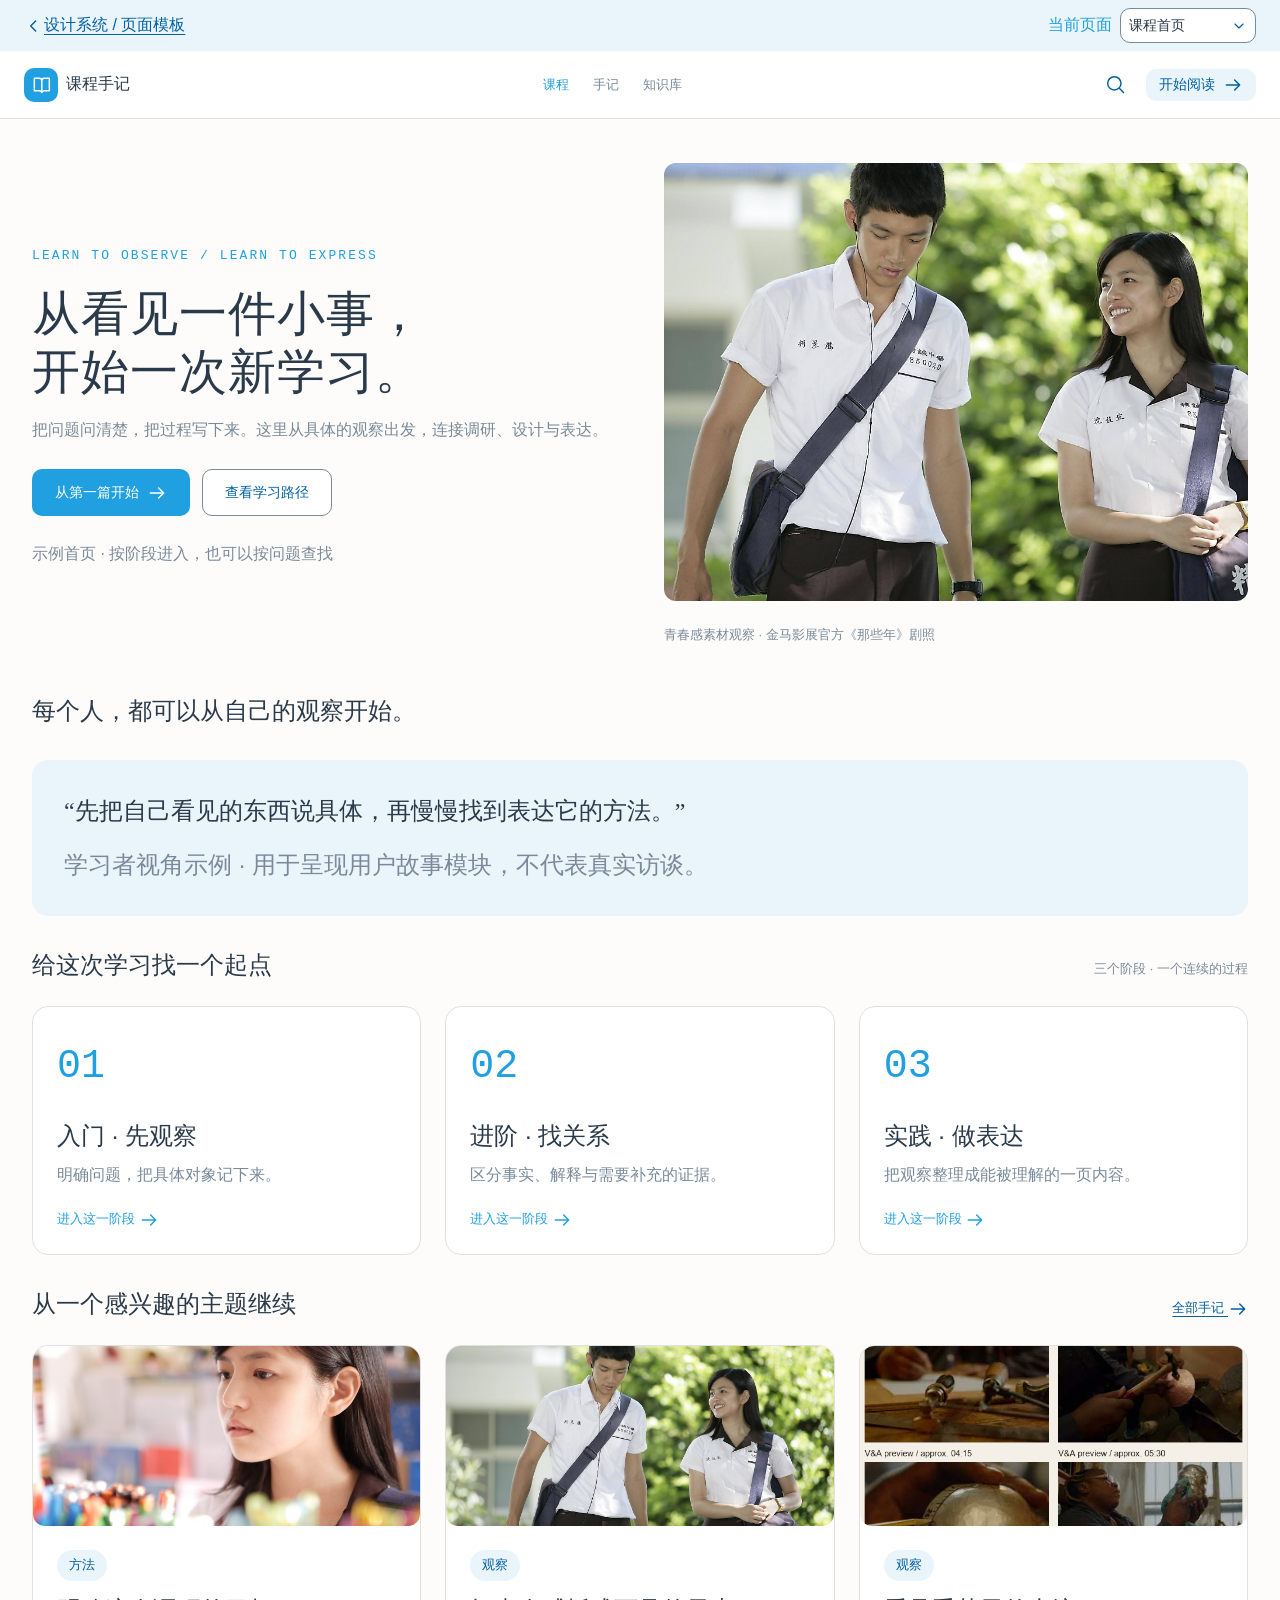
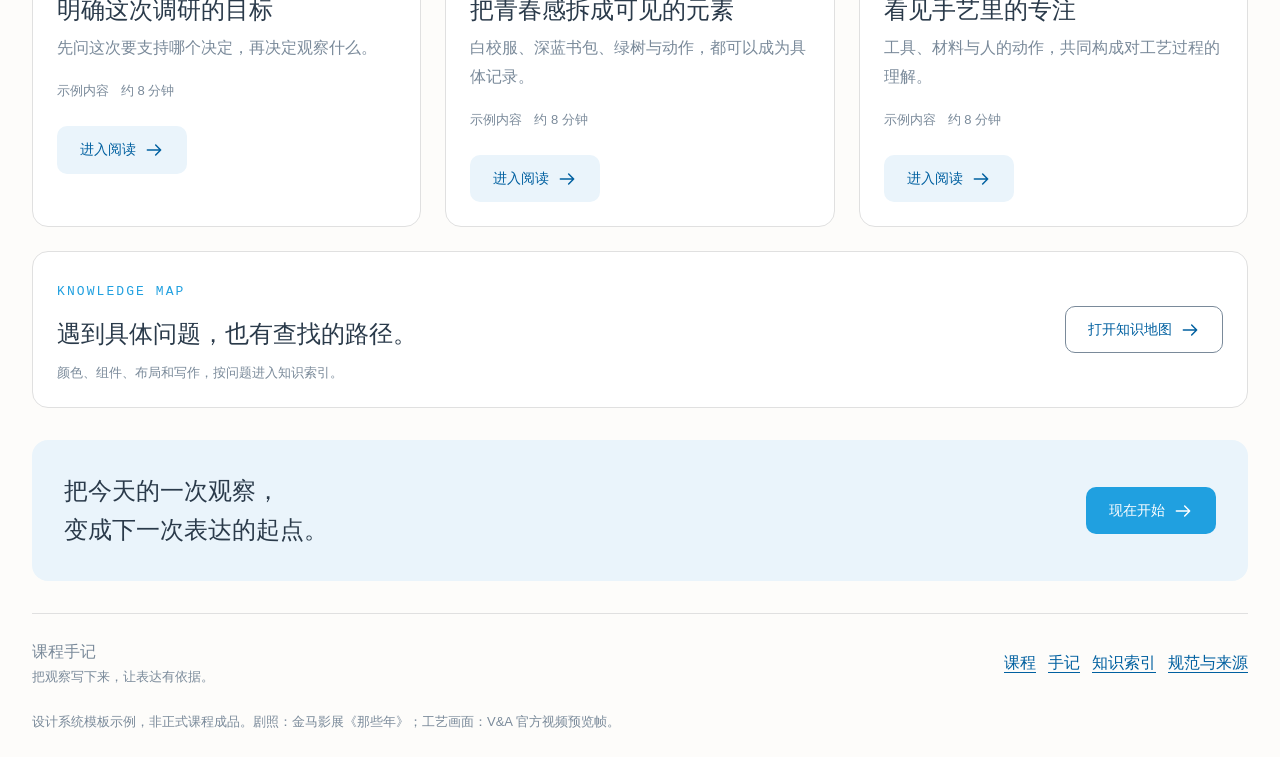
<file: templates.html>
<!doctype html>
<html lang="zh-CN">
<head>
  <meta charset="utf-8">
  <meta name="viewport" content="width=device-width,initial-scale=1">
  <meta name="color-scheme" content="light">
  <title>页面模板 · 青春感课程设计系统</title>
  <link rel="icon" href="assets/favicon.svg" type="image/svg+xml">
  <link rel="stylesheet" href="tokens.css?v=reference-2">
  <link rel="stylesheet" href="system.css?v=reference-2">
  <script src="system.js" defer></script>
  <script src="select.js" defer></script>
  <script src="templates.js?v=reference-2" defer></script>
</head>
<body class="template-body">
  <a class="skip" href="#template-main">跳到主要内容</a>
  <div id="template-app"><noscript>请启用 JavaScript 查看页面模板。</noscript></div>
  <dialog id="course-directory" class="drawer" aria-labelledby="course-directory-title"><div class="dialog-inner"><div class="row between"><h2 id="course-directory-title">课程目录</h2><button class="btn quiet icon-btn" type="button" data-close-dialog aria-label="关闭课程目录">关闭</button></div><div id="mobile-course-directory" class="mt"></div></div></dialog>
  <dialog id="template-search" class="search-dialog" aria-labelledby="template-search-title"><div class="dialog-inner"><h2 id="template-search-title">查找一个主题</h2><div class="control mt"><label class="sr-only" for="template-search-input">主题关键词</label><input id="template-search-input" type="search" placeholder="试试「观察」或「颜色」" autofocus><button type="button" class="btn quiet sm" data-close-dialog>关闭</button></div><ul class="list" id="template-search-results" aria-live="polite"></ul></div></dialog>
  <dialog id="template-contact" aria-labelledby="template-contact-title"><div class="dialog-inner"><h2 id="template-contact-title">留下一个想法</h2><label class="field mt" for="template-feedback">你想继续讨论什么？<textarea id="template-feedback" maxlength="300" placeholder="写下一句话…"></textarea></label><p class="hint mt">作为模板演示，内容只保存在当前浏览器。</p><div class="dialog-actions"><button class="btn outline" type="button" data-close-dialog>取消</button><button class="btn primary" type="button" id="template-save-feedback">保存到本机</button></div></div></dialog>
  <div class="toast-region" aria-label="操作通知"></div>
</body>
</html>
</file>
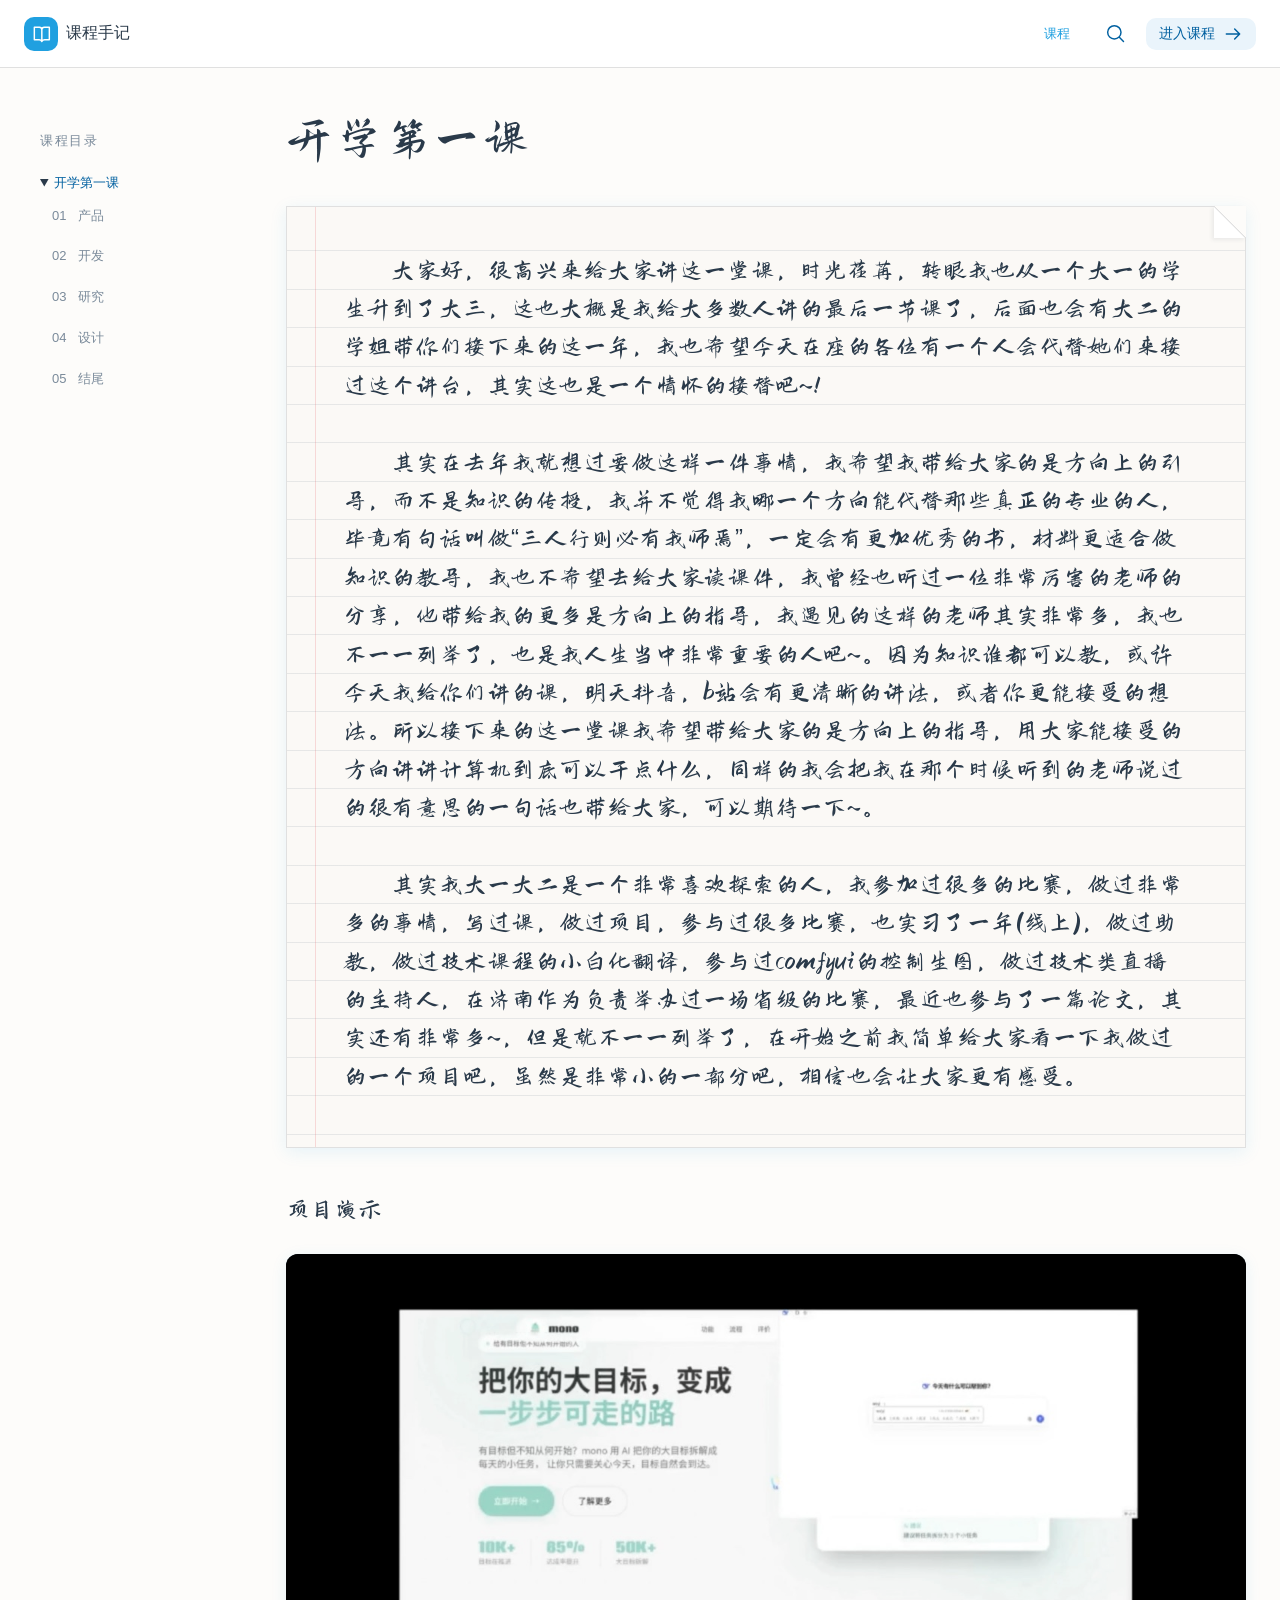
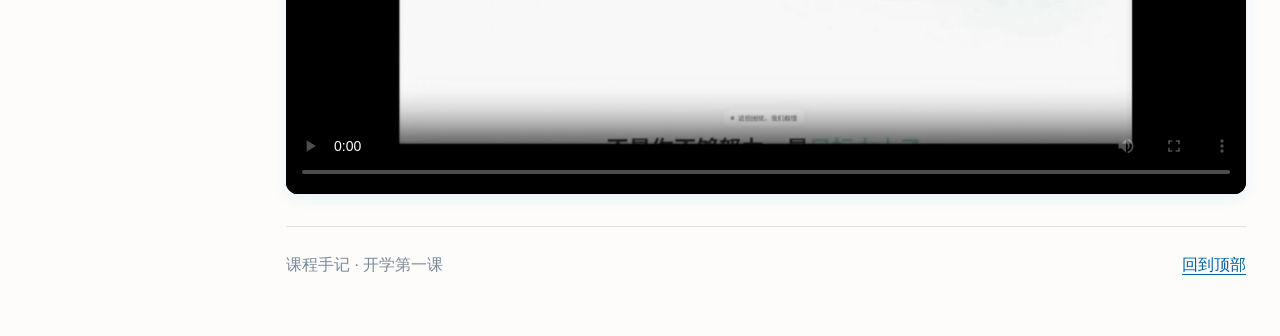
<file: 开学第一课.html>
<!doctype html>
<html lang="zh-CN"><head><meta charset="utf-8"><meta name="viewport" content="width=device-width,initial-scale=1"><meta name="color-scheme" content="light"><meta name="description" content="开学第一课：一封写给同学们的手写信与项目演示视频。"><title>开学第一课 · 课程手记</title><link rel="stylesheet" href="tokens.css?v=reference-2">
<link rel="stylesheet" href="system.css?v=reference-2">
<link rel="stylesheet" href="course-layout.css?v=reference-2">
<link rel="stylesheet" href="opening-layout.css?v=letter-1"></head>
<body class="template-body course-page opening-page" id="top">
<a class="skip" href="#opening-main">跳到首页正文</a>
<div class="template-top"><header class="site-header"><a class="brand" href="%E5%BC%80%E5%AD%A6%E7%AC%AC%E4%B8%80%E8%AF%BE.html?v=letter-1"><span class="mark" data-icon="book"></span><span>课程手记</span></a><nav class="site-links" aria-label="主要栏目"><a href="%E5%BC%80%E5%AD%A6%E7%AC%AC%E4%B8%80%E8%AF%BE.html?v=letter-1" aria-current="page">课程</a></nav><div class="row tight"><button class="btn quiet icon-btn" type="button" data-open-dialog="opening-search" aria-label="查找本课主题"><span data-icon="search"></span></button><a class="btn secondary sm" href="%E8%AF%BE%E7%A8%8B%E5%86%85%E5%AE%B9%E9%A1%B5.html#product">进入课程 <span data-icon="arrow"></span></a></div></header></div>
<div class="lesson-mobile-bar"><button class="btn secondary sm" type="button" data-open-dialog="opening-directory"><span data-icon="menu"></span>课程目录</button></div>
<div class="lesson-layout">
<aside class="lesson-side" aria-label="课程导航"><p class="sidebar-caption">课程目录</p><nav class="directory" aria-label="课程章节"><details open><summary><a class="chapter-home-link" href="%E5%BC%80%E5%AD%A6%E7%AC%AC%E4%B8%80%E8%AF%BE.html?v=letter-1" aria-current="page">开学第一课</a></summary><a href="%E8%AF%BE%E7%A8%8B%E5%86%85%E5%AE%B9%E9%A1%B5.html#product"><span class="number">01</span><span>产品</span></a><a href="%E8%AF%BE%E7%A8%8B%E5%86%85%E5%AE%B9%E9%A1%B5.html#development"><span class="number">02</span><span>开发</span></a><a href="%E8%AF%BE%E7%A8%8B%E5%86%85%E5%AE%B9%E9%A1%B5.html#research"><span class="number">03</span><span>研究</span></a><a href="%E8%AF%BE%E7%A8%8B%E5%86%85%E5%AE%B9%E9%A1%B5.html#design"><span class="number">04</span><span>设计</span></a><a href="%E8%AF%BE%E7%A8%8B%E5%86%85%E5%AE%B9%E9%A1%B5.html#ending"><span class="number">05</span><span>结尾</span></a></details></nav></aside>
<main class="lesson-main" id="opening-main" tabindex="-1">
<header class="opening-heading"><h1>开学第一课</h1></header>
<section class="opening-letter" id="opening-letter" aria-label="写给同学们的一封信">
<p>大家好，很高兴来给大家讲这一堂课，时光荏苒，转眼我也从一个大一的学生升到了大三，这也大概是我给大多数人讲的最后一节课了，后面也会有大二的学姐带你们接下来的这一年，我也希望今天在座的各位有一个人会代替她们来接过这个讲台，其实这也是一个情怀的接替吧～！</p>
<p>其实在去年我就想过要做这样一件事情，我希望我带给大家的是方向上的引导，而不是知识的传授，我并不觉得我哪一个方向能代替那些真正的专业的人，毕竟有句话叫做“三人行则必有我师焉”，一定会有更加优秀的书，材料更适合做知识的教导，我也不希望去给大家读课件，我曾经也听过一位非常厉害的老师的分享，他带给我的更多是方向上的指导，我遇见的这样的老师其实非常多，我也不一一列举了，也是我人生当中非常重要的人吧～。因为知识谁都可以教，或许今天我给你们讲的课，明天抖音，b站会有更清晰的讲法，或者你更能接受的想法。所以接下来的这一堂课我希望带给大家的是方向上的指导，用大家能接受的方向讲讲计算机到底可以干点什么，同样的我会把我在那个时候听到的老师说过的很有意思的一句话也带给大家，可以期待一下～。</p>
<p>其实我大一大二是一个非常喜欢探索的人，我参加过很多的比赛，做过非常多的事情，写过课，做过项目，参与过很多比赛，也实习了一年（线上），做过助教，做过技术课程的小白化翻译，参与过comfyui的控制生图，做过技术类直播的主持人，在济南作为负责举办过一场省级的比赛，最近也参与了一篇论文，其实还有非常多～，但是就不一一列举了，在开始之前我简单给大家看一下我做过的一个项目吧，虽然是非常小的一部分吧，相信也会让大家更有感受。</p>
</section>
<section class="opening-video" id="opening-video" aria-labelledby="opening-video-title">
<h2 id="opening-video-title">项目演示</h2>
<video id="opening-project-video" controls playsinline preload="metadata" width="1920" height="1080" poster="assets/video/opening-project-poster.jpg" aria-label="项目演示视频">
<source src="assets/video/opening-project.mp4" type="video/mp4">
当前浏览器无法播放这个视频，请使用支持 MP4 的浏览器。
</video>
</section>
<footer class="site-footer"><span>课程手记 · 开学第一课</span><a href="#top">回到顶部</a></footer>
</main>
</div>
<dialog id="opening-directory" class="drawer" aria-labelledby="opening-directory-title"><div class="dialog-inner"><div class="row between"><h2 id="opening-directory-title">课程目录</h2><button class="btn quiet icon-btn" type="button" data-close-dialog aria-label="关闭课程目录"><span data-icon="close"></span></button></div><nav class="directory mt" aria-label="移动端课程章节"><details open><summary><a class="chapter-home-link" href="%E5%BC%80%E5%AD%A6%E7%AC%AC%E4%B8%80%E8%AF%BE.html?v=letter-1" aria-current="page">开学第一课</a></summary><a href="%E8%AF%BE%E7%A8%8B%E5%86%85%E5%AE%B9%E9%A1%B5.html#product"><span class="number">01</span><span>产品</span></a><a href="%E8%AF%BE%E7%A8%8B%E5%86%85%E5%AE%B9%E9%A1%B5.html#development"><span class="number">02</span><span>开发</span></a><a href="%E8%AF%BE%E7%A8%8B%E5%86%85%E5%AE%B9%E9%A1%B5.html#research"><span class="number">03</span><span>研究</span></a><a href="%E8%AF%BE%E7%A8%8B%E5%86%85%E5%AE%B9%E9%A1%B5.html#design"><span class="number">04</span><span>设计</span></a><a href="%E8%AF%BE%E7%A8%8B%E5%86%85%E5%AE%B9%E9%A1%B5.html#ending"><span class="number">05</span><span>结尾</span></a></details></nav></div></dialog>
<dialog id="opening-search" class="search-dialog" aria-labelledby="opening-search-title"><div class="dialog-inner"><div class="row between"><h2 id="opening-search-title">查找本课主题</h2><button class="btn quiet icon-btn" type="button" data-close-dialog aria-label="关闭查找"><span data-icon="close"></span></button></div><label class="sr-only" for="opening-query">主题关键词</label><div class="control mt"><span data-icon="search"></span><input type="search" id="opening-query" placeholder="试试：调研、前端、研究、故事感" autofocus></div><ul class="course-search-results" id="opening-results"></ul><p class="caption" role="status" id="opening-search-status"></p></div></dialog>
<div class="toast-region" aria-label="操作通知"></div>
<script>/* Shared, dependency-free components. Works with local HTML and a static server. */
(() => {
  'use strict';
  const paths={share:'M16 3h5v5m0-5L10 14M16 11v10H3V8h10',book:'M4 4h6a3 3 0 0 1 3 3v14a4 4 0 0 0-4-2H4V4Zm9 3a3 3 0 0 1 3-3h6v15h-5a4 4 0 0 0-4 2',arrow:'M4 12h16m-6-6 6 6-6 6',left:'m14 6-6 6 6 6',right:'m10 6 6 6-6 6',down:'m6 9 6 6 6-6',check:'m5 12 4 4L19 6',close:'m6 6 12 12M18 6 6 18',search:'M21 21l-5-5M18 10a8 8 0 1 1-16 0 8 8 0 0 1 16 0',menu:'M4 6h16M4 12h16M4 18h16',palette:'M12 3a9 9 0 1 0 0 18h1a2 2 0 0 0 1-4l-1-1a2 2 0 0 1 2-3h2a4 4 0 0 0 4-4c0-3-4-6-9-6Zm-5 6h.01M11 6h.01M16 7h.01M6 13h.01',grid:'M3 3h7v7H3zM14 3h7v7h-7zM3 14h7v7H3zM14 14h7v7h-7z',layers:'m12 3 10 6-10 6L2 9l10-6Zm-9 12 9 6 9-6M3 12l9 6 9-6',file:'M5 3h9l5 5v13H5V3Zm9 0v6h5M8 13h8M8 17h5',code:'m8 6-6 6 6 6m8-12 6 6-6 6M14 3l-4 18',copy:'M9 9h12v12H9zM15 5V3H3v12h2',upload:'M12 16V3m-5 5 5-5 5 5M4 16v5h16v-5',download:'M12 3v13m-5-5 5 5 5-5M4 17v4h16v-4',info:'M12 11v6m0-10h.01M21 12a9 9 0 1 1-18 0 9 9 0 0 1 18 0',alert:'M12 8v5m0 4h.01M12 3 2 21h20L12 3Z',heart:'M20 5a5 5 0 0 0-8 1 5 5 0 0 0-8-1C-1 10 7 16 12 21c5-5 13-11 8-16Z',bookmark:'M6 3h12v18l-6-4-6 4V3Z',sun:'M12 3v1m0 16v1M3 12h1m16 0h1M5 5l1 1m12 12 1 1M5 19l1-1M18 6l1-1M16 12a4 4 0 1 1-8 0 4 4 0 0 1 8 0',clock:'M12 7v5l3 2M21 12a9 9 0 1 1-18 0 9 9 0 0 1 18 0',calendar:'M4 5h16v16H4V5Zm3-3v6m10-6v6M4 10h16',settings:'M4 7h16M4 17h16M8 4v6m8 4v6',external:'M14 3h7v7m0-7L10 14M10 3H3v18h18v-7',refresh:'M20 9a8 8 0 1 0 0 7m0-13v6h-6',leaf:'M20 3C7 2 2 8 5 15s15 5 15-12ZM4 21 16 9',folder:'M3 6V4h6l3 3h9v13H3V6Z',mail:'M3 5h18v14H3V5Zm0 0 9 8 9-8',user:'M8 7a4 4 0 1 0 8 0 4 4 0 0 0-8 0Zm-4 14v-2a8 8 0 0 1 16 0v2',play:'m8 4 12 8-12 8V4Z'};
  const escape=s=>String(s??'').replace(/[&<>"']/g,c=>({'&':'&amp;','<':'&lt;','>':'&gt;','"':'&quot;',"'":'&#39;'}[c]));
  const icon=(name,extra='')=>`<svg class="icon ${escape(extra)}" viewBox="0 0 24 24" aria-hidden="true" focusable="false"><path d="${paths[name]||paths.book}"/></svg>`;
  const storage={get(k,fallback=null){try{const x=localStorage.getItem('youth-ds:'+k);return x?JSON.parse(x):fallback}catch{return fallback}},set(k,v){try{localStorage.setItem('youth-ds:'+k,JSON.stringify(v));return true}catch{return false}}};
  storage.remove=k=>{try{localStorage.removeItem('youth-ds:'+k);return true}catch{return false}};
  const ymd=d=>`${d.getFullYear()}-${String(d.getMonth()+1).padStart(2,'0')}-${String(d.getDate()).padStart(2,'0')}`;
  const parseDate=s=>{const [y,m,d]=String(s).split('-').map(Number);return new Date(y,m-1,d)};
  const moveDate=(value,days)=>{const d=parseDate(value);d.setDate(d.getDate()+days);return ymd(d)};
  const monthDays=(year,month)=>({offset:new Date(year,month,1).getDay(),count:new Date(year,month+1,0).getDate()});
  const validateFiles=files=>{
    if(!files.length)return '请选择文件。';
    if(files.length>3)return '一次最多选择 3 个文件。';
    for(const f of files){if(f.size>5*1024*1024)return `${f.name} 超过 5 MB，请压缩后重试。`;if(!/\.(pdf|png|jpe?g)$/i.test(f.name))return `${f.name} 格式不支持，请选择 PDF、JPG 或 PNG。`;}
    return '';
  };
  const validateForm=v=>{const e={};if(!String(v.title||'').trim())e.title='请填写学习目标。';else if(String(v.title).trim().length<2)e.title='请至少填写 2 个字。';if(!/^[^\s@]+@[^\s@]+\.[^\s@]+$/.test(v.email||''))e.email='请填写有效的邮箱地址。';if(!v.topic)e.topic='请选择学习方向。';if(!v.consent)e.consent='请确认了解此表单只在本机保存。';return e;};
  function toast(message,type='success'){
    let region=document.querySelector('.toast-region');if(!region){region=document.createElement('div');region.className='toast-region';region.setAttribute('aria-label','操作通知');document.body.append(region);}
    const box=document.createElement('div');box.className='toast '+(type==='error'?'error':'');box.innerHTML=icon(type==='error'?'alert':'check')+`<span class="grow" role="${type==='error'?'alert':'status'}"></span><button class="btn quiet icon-btn sm" aria-label="关闭通知">${icon('close')}</button>`;box.querySelector('span').textContent=message;box.querySelector('button').onclick=()=>box.remove();region.append(box);while(region.children.length>3)region.firstElementChild.remove();return box;
  }
  const openers=new WeakMap();
  function openDialog(id,opener=document.activeElement){const d=document.getElementById(id);if(!d||d.open)return;openers.set(d,opener);d.showModal();const first=d.querySelector('[autofocus]');if(first)first.focus();}
  function bindTabs(root){root.querySelectorAll('.tabs-group').forEach(group=>{if(group.dataset.bound)return;group.dataset.bound='true';const tabs=[...group.querySelectorAll('[role=tab]')];const activate=tab=>{tabs.forEach(t=>{const on=t===tab;t.setAttribute('aria-selected',String(on));t.tabIndex=on?0:-1;const panel=group.querySelector('#'+t.getAttribute('aria-controls'));if(panel)panel.hidden=!on;});};tabs.forEach((tab,i)=>{tab.addEventListener('click',()=>activate(tab));tab.addEventListener('keydown',e=>{let n;if(e.key==='ArrowRight')n=(i+1)%tabs.length;if(e.key==='ArrowLeft')n=(i+tabs.length-1)%tabs.length;if(e.key==='Home')n=0;if(e.key==='End')n=tabs.length-1;if(n!==undefined){e.preventDefault();activate(tabs[n]);tabs[n].focus();}});});});}
  function bindCalendar(root){root.querySelectorAll('[data-calendar]').forEach(el=>{
    if(el.dataset.bound)return;el.dataset.bound='true';const today=ymd(new Date());let selected=el.dataset.value||today;let view=parseDate(selected);let focus=selected;const input=document.getElementById(el.dataset.input);const output=document.getElementById(el.dataset.output);
    function render(restore=false){const y=view.getFullYear(),m=view.getMonth(),{offset,count}=monthDays(y,m);el.innerHTML=`<div class="row between"><strong class="small" aria-live="polite">${y} 年 ${m+1} 月</strong><div class="row tight"><button type="button" class="btn quiet icon-btn sm" data-month="-1" aria-label="上个月">${icon('left')}</button><button type="button" class="btn quiet icon-btn sm" data-month="1" aria-label="下个月">${icon('right')}</button></div></div><div class="week" aria-hidden="true">${'日一二三四五六'.split('').map(d=>`<span>${d}</span>`).join('')}</div><div class="days" role="group" aria-label="${y}年${m+1}月日期">${'<span aria-hidden="true"></span>'.repeat(offset)}${Array.from({length:count},(_,i)=>{const key=ymd(new Date(y,m,i+1));return `<button type="button" data-date="${key}" aria-label="${y}年${m+1}月${i+1}日" aria-pressed="${key===selected}" ${key===today?'aria-current="date"':''} tabindex="${key===focus?0:-1}" class="${key===today?'today':''}">${i+1}</button>`}).join('')}</div>`;
      if(!el.querySelector('[tabindex="0"]'))el.querySelector('[data-date]').tabIndex=0;
      if(restore)el.querySelector(`[data-date="${focus}"]`)?.focus();
    }
    function select(value){selected=value;focus=value;view=parseDate(value);if(input)input.value=value;if(output)output.textContent='已选择：'+value;render(true);}
    el.addEventListener('click',e=>{const date=e.target.closest('[data-date]');if(date){select(date.dataset.date);return;}const b=e.target.closest('[data-month]');if(b){view=new Date(view.getFullYear(),view.getMonth()+Number(b.dataset.month),1);focus=ymd(view);render();el.querySelector(`[data-month="${b.dataset.month}"]`)?.focus();}});
    el.addEventListener('keydown',e=>{const d=e.target.closest('[data-date]');if(!d)return;const delta={ArrowRight:1,ArrowLeft:-1,ArrowDown:7,ArrowUp:-7};let next;if(e.key in delta)next=moveDate(d.dataset.date,delta[e.key]);if(e.key==='Home')next=moveDate(d.dataset.date,-parseDate(d.dataset.date).getDay());if(e.key==='End')next=moveDate(d.dataset.date,6-parseDate(d.dataset.date).getDay());if(e.key==='PageUp'||e.key==='PageDown'){const dd=parseDate(d.dataset.date),n=e.key==='PageUp'?-1:1;const month=new Date(dd.getFullYear(),dd.getMonth()+n,1);month.setDate(Math.min(dd.getDate(),monthDays(month.getFullYear(),month.getMonth()).count));next=ymd(month);}if(next){e.preventDefault();focus=next;view=parseDate(next);render(true);}});
    input?.addEventListener('change',()=>{if(input.value)select(input.value)});if(input)input.value=selected;if(output)output.textContent='已选择：'+selected;render();
  });}
  function bindUpload(root){root.querySelectorAll('[data-upload]').forEach(wrap=>{if(wrap.dataset.bound)return;wrap.dataset.bound='true';const input=wrap.querySelector('input[type=file]'),zone=wrap.querySelector('.dropzone'),result=wrap.querySelector('[data-files]'),err=wrap.querySelector('[data-file-error]');let items=[];
    function accept(list){const incoming=[...list],error=validateFiles(incoming);err.textContent=error;input.setAttribute('aria-invalid',String(!!error));if(error)return;items=incoming;render();}
    function render(){result.innerHTML=items.map((f,i)=>`<div class="file-result">${icon('file')}<div class="grow"><strong>${escape(f.name)}</strong><div class="caption">${Math.ceil(f.size/1024)} KB · 本地已选择</div></div><button type="button" class="btn quiet icon-btn sm" aria-label="移除 ${escape(f.name)}" data-remove-file="${i}">${icon('close')}</button></div>`).join('');}
    input.addEventListener('change',()=>accept(input.files));result.addEventListener('click',e=>{const b=e.target.closest('[data-remove-file]');if(b){items.splice(Number(b.dataset.removeFile),1);input.value='';render();}});['dragenter','dragover'].forEach(name=>zone.addEventListener(name,e=>{e.preventDefault();zone.classList.add('drag')}));['dragleave','drop'].forEach(name=>zone.addEventListener(name,e=>{e.preventDefault();zone.classList.remove('drag')}));zone.addEventListener('drop',e=>accept(e.dataTransfer.files));
  });}
  function bindForms(root){root.querySelectorAll('[data-demo-form]').forEach(form=>{if(form.dataset.bound)return;form.dataset.bound='true';const saved=storage.get('learning-form');if(saved){for(const name of ['title','email','topic'])if(form.elements[name]&&saved[name])form.elements[name].value=saved[name];if(form.elements.consent)form.elements.consent.checked=!!saved.consent;form.querySelectorAll('select').forEach(x=>x.dispatchEvent(new Event('change')));}form.querySelector('[data-reset-form]')?.addEventListener('click',()=>{form.reset();storage.remove('learning-form');form.querySelectorAll('[aria-invalid]').forEach(x=>x.removeAttribute('aria-invalid'));form.querySelectorAll('select').forEach(x=>x.dispatchEvent(new Event('change')));form.querySelectorAll('[data-error]').forEach(x=>x.textContent='');form.querySelector('[data-form-result]').textContent='本地演示已清除。';});form.addEventListener('submit',e=>{e.preventDefault();const values=Object.fromEntries(new FormData(form).entries());const errors=validateForm(values);for(const name of ['title','email','topic','consent']){const input=form.elements[name],error=form.querySelector(`[data-error="${name}"]`);input.setAttribute('aria-invalid',String(!!errors[name]));const proxy=document.getElementById(input.id+'-trigger');if(proxy)proxy.setAttribute('aria-invalid',String(!!errors[name]));if(error)error.textContent=errors[name]||'';}const result=form.querySelector('[data-form-result]');if(Object.keys(errors).length){result.textContent='还差一点，请修改标红的内容。';const field=form.elements[Object.keys(errors)[0]];(document.getElementById(field.id+'-trigger')||field).focus();return;}const persisted=storage.set('learning-form',values);result.textContent=persisted?'学习计划已保存到此浏览器。':'信息已通过校验；此环境不支持本地保存。';toast(result.textContent);});});}
  function bindSort(root){root.querySelectorAll('[data-sort-table]').forEach(t=>{if(t.dataset.bound)return;t.dataset.bound='true';t.querySelectorAll('[data-sort-column]').forEach(b=>b.addEventListener('click',()=>{const index=Number(b.dataset.sortColumn),th=b.closest('th'),up=th.getAttribute('aria-sort')!=='ascending';t.querySelectorAll('th[aria-sort]').forEach(h=>h.setAttribute('aria-sort','none'));th.setAttribute('aria-sort',up?'ascending':'descending');const rows=[...t.tBodies[0].rows];rows.sort((a,b)=>{const x=a.cells[index].dataset.sort||a.cells[index].textContent,y=b.cells[index].dataset.sort||b.cells[index].textContent;return(up?1:-1)*(Number.isFinite(Number(x))&&Number.isFinite(Number(y))?Number(x)-Number(y):x.localeCompare(y,'zh-CN'))});rows.forEach(row=>t.tBodies[0].append(row));}));});}
  function init(root=document){bindTabs(root);bindCalendar(root);bindUpload(root);bindForms(root);bindSort(root);root.querySelectorAll('dialog').forEach(d=>{if(d.dataset.focusBound)return;d.dataset.focusBound='true';d.addEventListener('close',()=>{const opener=openers.get(d);if(opener?.isConnected)opener.focus();});});root.querySelectorAll('[data-textarea-count]').forEach(t=>{if(t.dataset.bound)return;t.dataset.bound='true';const out=document.getElementById(t.dataset.textareaCount);const update=()=>{if(out)out.textContent=`${t.value.length} / ${t.maxLength}`};t.addEventListener('input',update);update();});}
  document.addEventListener('click',async e=>{
    const b=e.target.closest('button,a');if(!b)return;
    if(b.dataset.fileTrigger){const file=document.getElementById(b.dataset.fileTrigger);file?.click();}
    if(b.dataset.openDialog){e.preventDefault();openDialog(b.dataset.openDialog,b)}
    if(b.hasAttribute('data-close-dialog'))b.closest('dialog')?.close();
    if(b.dataset.toast)toast(b.dataset.toast,b.dataset.toastType);
    if(b.hasAttribute('data-close-tag'))b.closest('.chip')?.remove();
    if(b.hasAttribute('data-loading')){const original=b.innerHTML;b.disabled=true;b.setAttribute('aria-busy','true');b.innerHTML='<span class="spinner" aria-hidden="true"></span>保存中';setTimeout(()=>{b.innerHTML=original;b.disabled=false;b.removeAttribute('aria-busy');toast('已完成本地保存演示。')},900);}
    if(b.dataset.copy){const source=document.getElementById(b.dataset.copy);try{await navigator.clipboard.writeText(source.textContent);toast('代码已复制。')}catch{const range=document.createRange();range.selectNodeContents(source);const selection=window.getSelection();selection.removeAllRanges();selection.addRange(range);toast('当前环境不能直接复制，已选中代码，请使用复制快捷键。');}}
    if(b.dataset.copyText){try{await navigator.clipboard.writeText(b.dataset.copyText);toast('已复制 '+b.dataset.copyText)}catch{toast('色值：'+b.dataset.copyText)}}
    if(b.dataset.progress){const p=document.getElementById(b.dataset.progress);const current=Number(p.getAttribute('aria-valuenow'));const next=current>=100?0:Math.min(100,current+20);p.setAttribute('aria-valuenow',next);p.querySelector('span').style.width=next+'%';const label=document.querySelector(`[data-progress-label="${p.id}"]`);if(label)label.textContent=next+'%';}
  });
  document.addEventListener('keydown',e=>{if(e.key==='Escape')document.querySelectorAll('.tooltip-wrap').forEach(x=>x.setAttribute('data-suppressed',''));});
  document.addEventListener('focusin',e=>e.target.closest('.tooltip-wrap')?.removeAttribute('data-suppressed'));
  document.addEventListener('pointerover',e=>e.target.closest('.tooltip-wrap')?.removeAttribute('data-suppressed'));
  window.DS={icon,escape,storage,toast,openDialog,init,ymd,parseDate,moveDate,monthDays,validateFiles,validateForm,icons:Object.keys(paths)};
  if(document.readyState==='loading')document.addEventListener('DOMContentLoaded',()=>init());else init();
})();
</script><script>
(() => {
 const D=window.DS,COURSES=[{"id": "product", "number": "01", "title": "产品", "topics": ["如何去做好调研，怎么样的才是一个好的调研？", "如何设计一个产品的功能？什么是ROI价值最高的事情", "如何去做好项目拆解？"]}, {"id": "development", "number": "02", "title": "开发", "topics": ["如何稳定的产出前端页面（最重要）", "如何稳定的输出后端的架构", "怎么设计一个agent？", "如何做好项目协作？（明确问题，经常讨论）"]}, {"id": "research", "number": "03", "title": "研究", "topics": ["如何通过无数个小问题来明确你的大问题：", "如何通过ai去快速阅读论文/材料："]}, {"id": "design", "number": "04", "title": "设计", "topics": ["如何让你的想法变得可以控制？", "什么叫有故事感的设计，如何让你的所有设计体现出故事感"]}, {"id": "ending", "number": "05", "title": "结尾", "topics": ["图钉·便签墙"]}];
 document.querySelectorAll('[data-icon]').forEach(el=>el.innerHTML=D.icon(el.dataset.icon));
 const query=document.getElementById('opening-query'),items=COURSES.flatMap(c=>c.topics.map((text,i)=>({text,course:c.title,number:c.number,url:'课程内容页.html#'+c.id+'-topic-'+(i+1)})));
 function find(){const q=query.value.trim(),matches=items.filter(x=>(x.course+x.text).includes(q));document.getElementById('opening-results').innerHTML=matches.map(x=>'<li><a href="'+x.url+'"><span class="caption">'+x.number+' '+D.escape(x.course)+'</span><br>'+D.escape(x.text)+'</a></li>').join('');document.getElementById('opening-search-status').textContent=matches.length?matches.length+' 个相关主题':'没有匹配主题，试试更短的关键词。';}
 query.addEventListener('input',find);find();
 document.addEventListener('click',e=>{const a=e.target.closest('a');if(!a||!a.getAttribute('href')?.startsWith('#'))return;const target=document.getElementById(a.hash.slice(1));if(!target)return;const dialog=a.closest('dialog');if(dialog){e.preventDefault();dialog.close();requestAnimationFrame(()=>{target.scrollIntoView({block:'start'});const h=target.querySelector('h2')||target;h.setAttribute('tabindex','-1');h.focus({preventScroll:true});});}});

 D.init();
})();
</script></body></html>
</file>
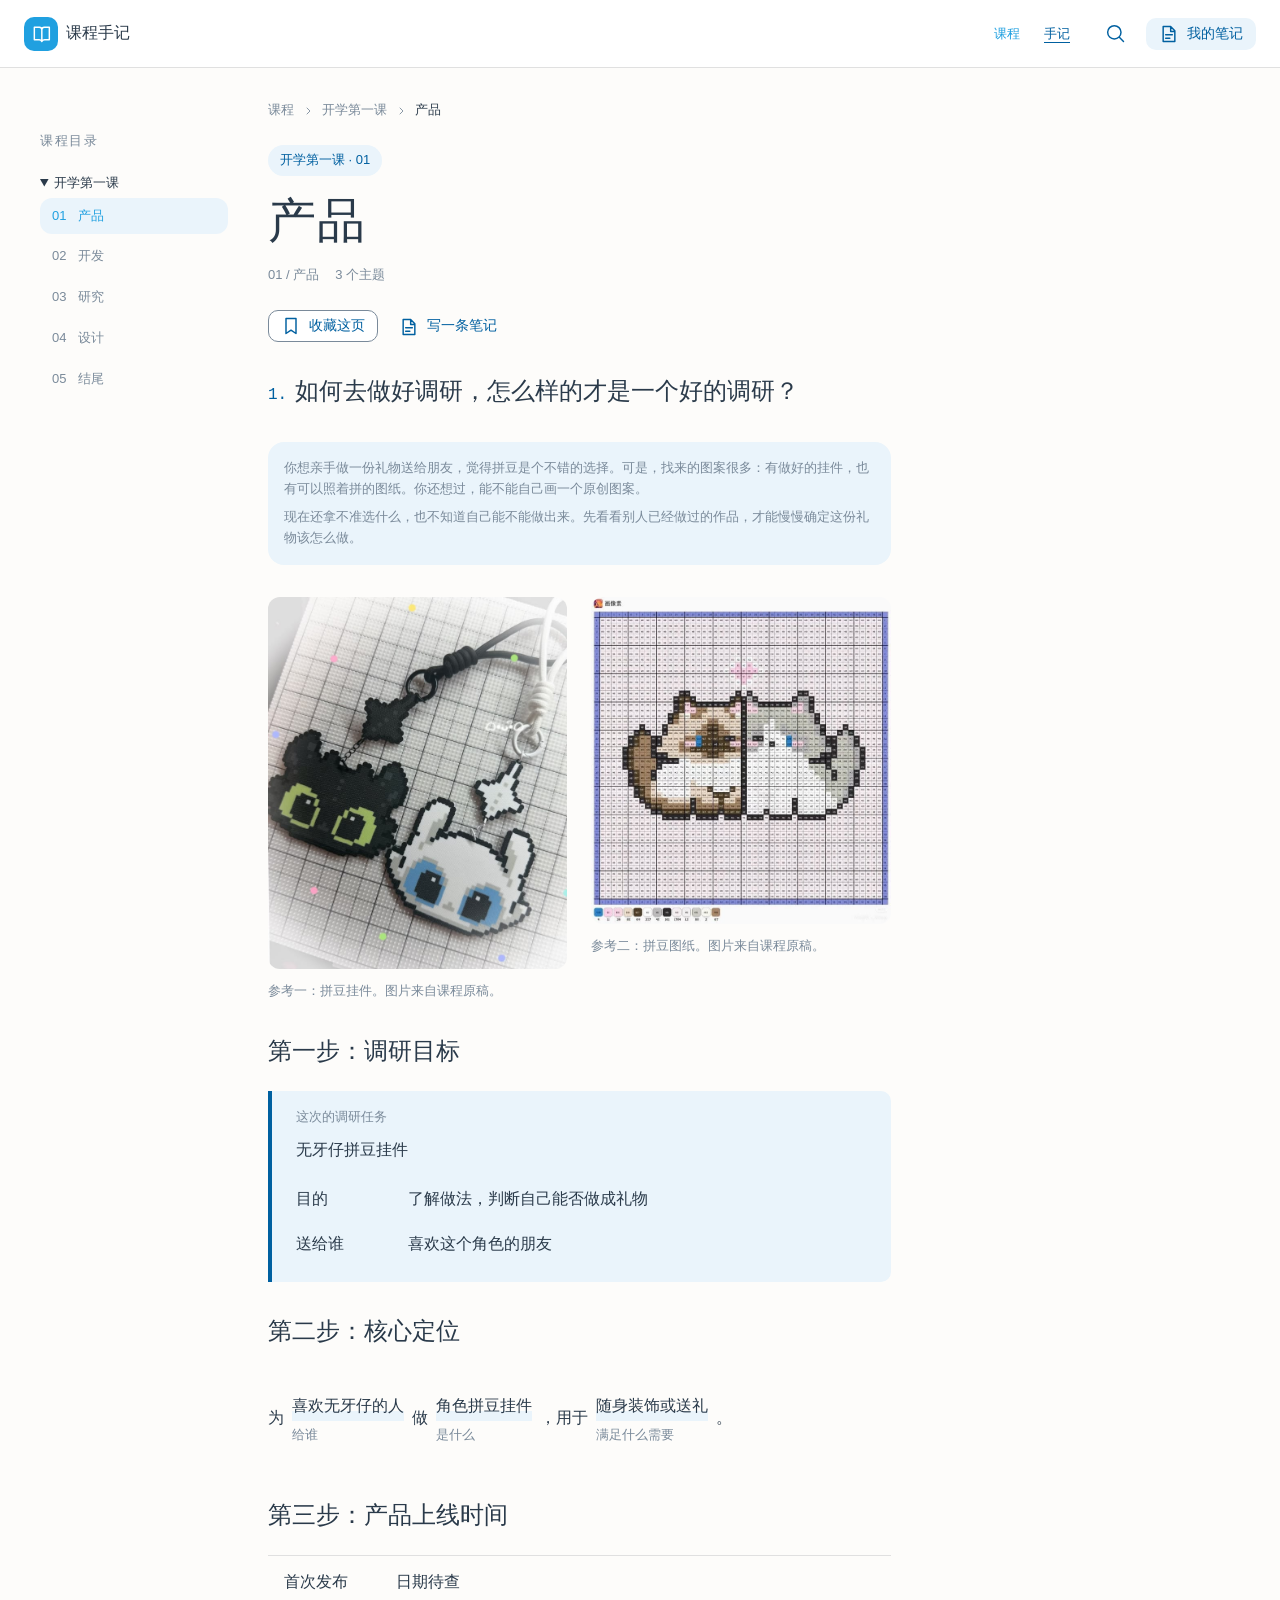
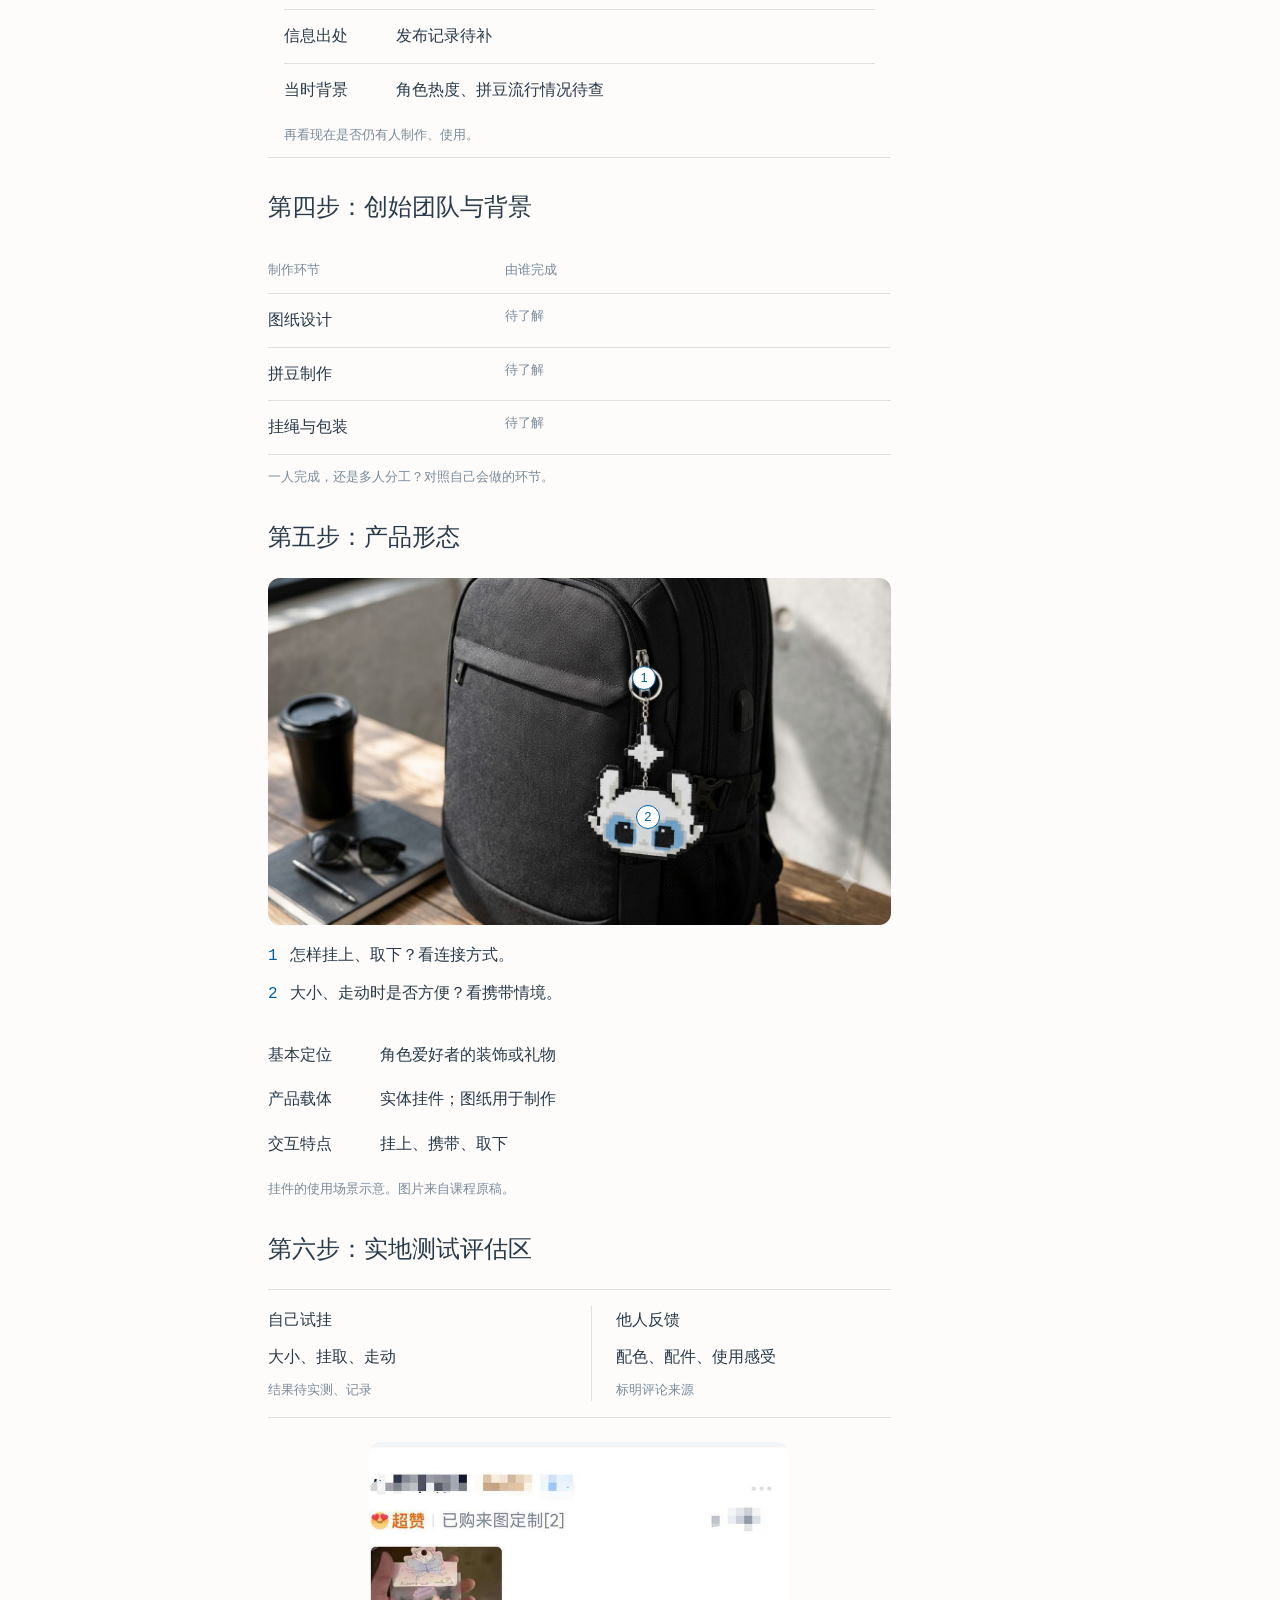
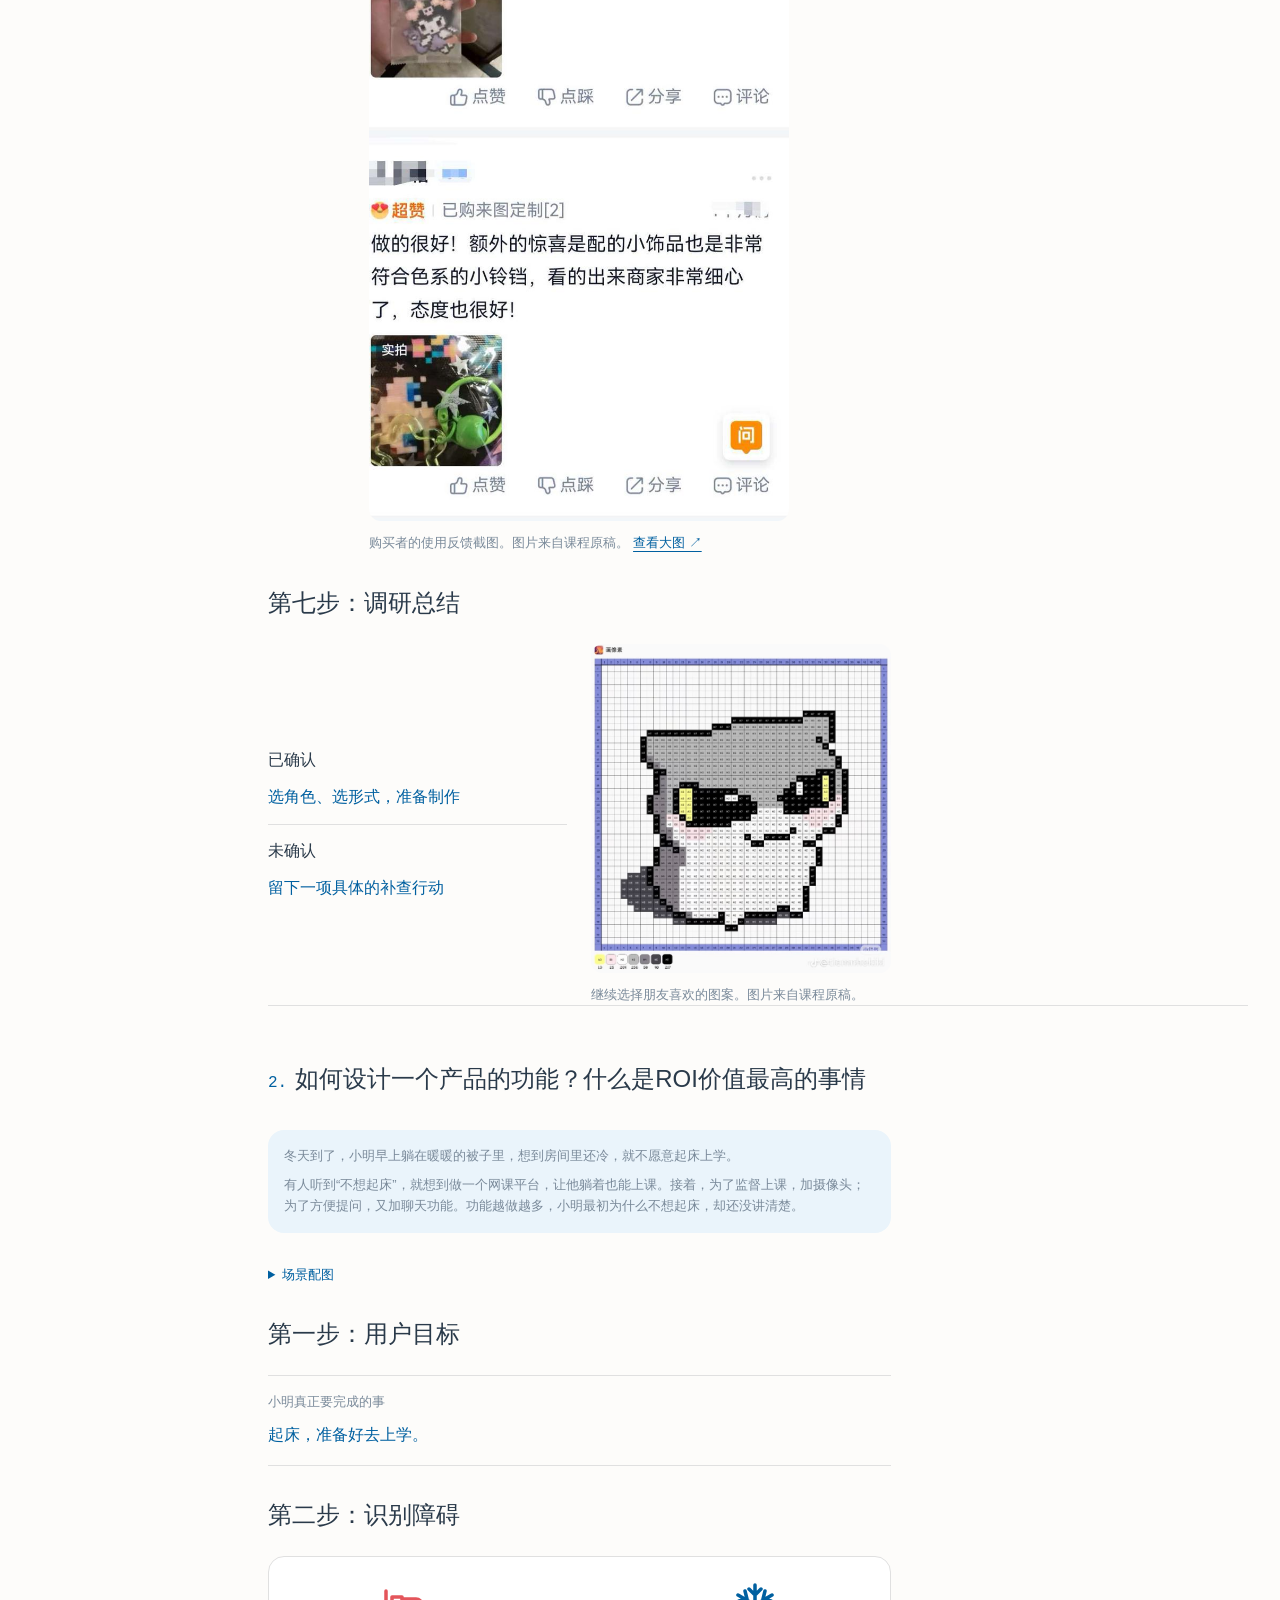
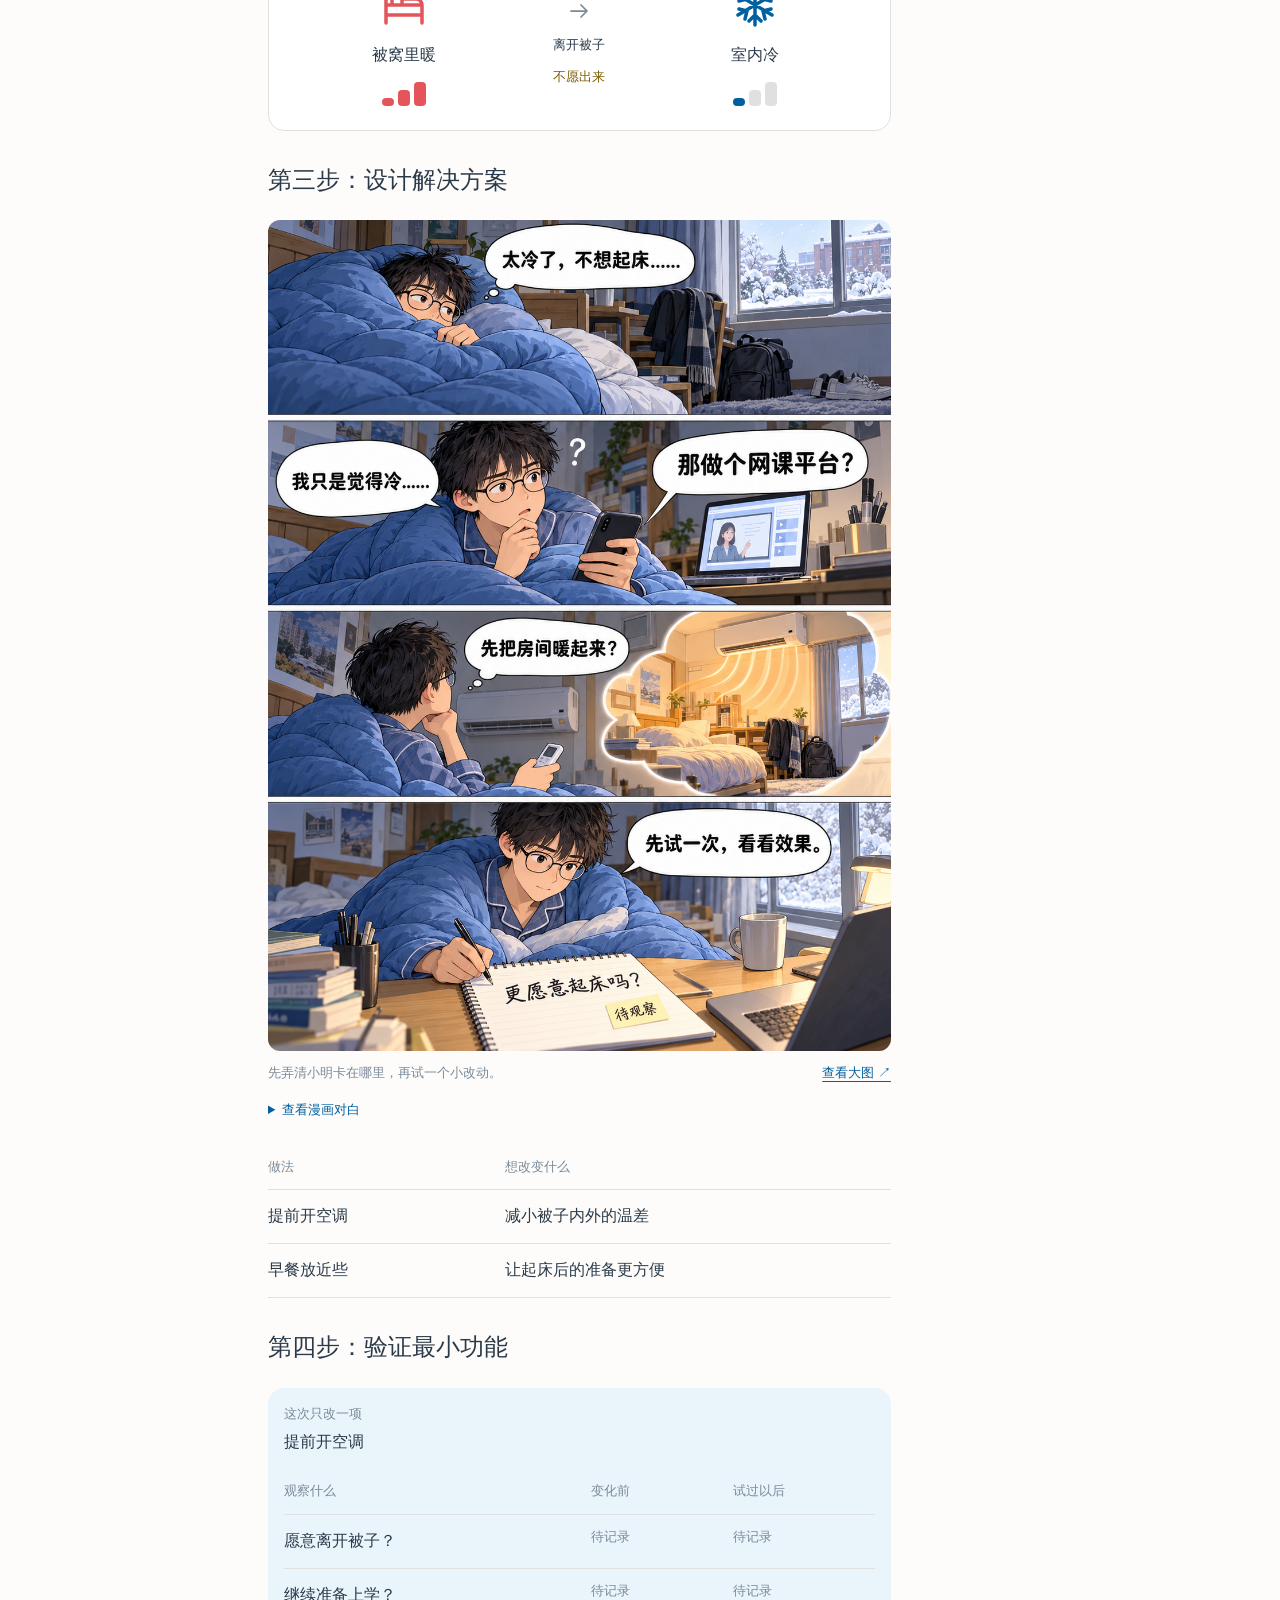
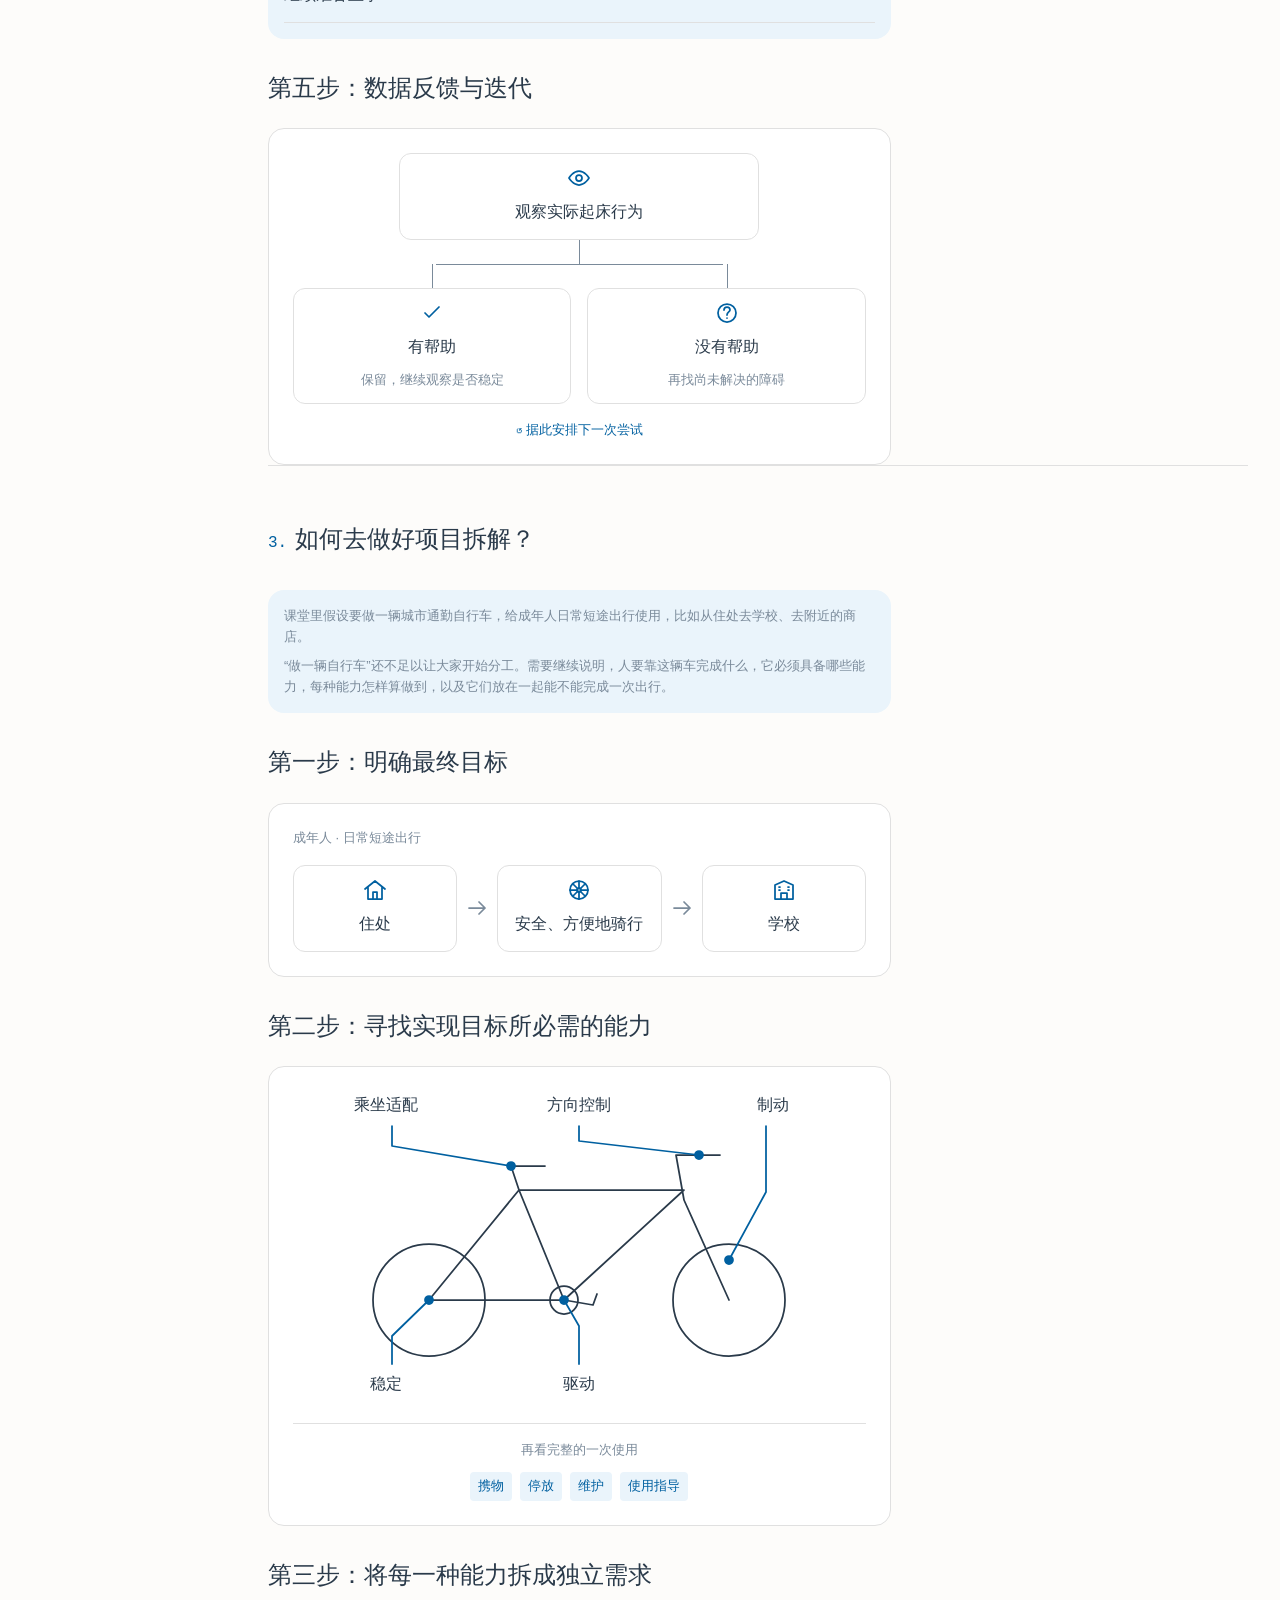
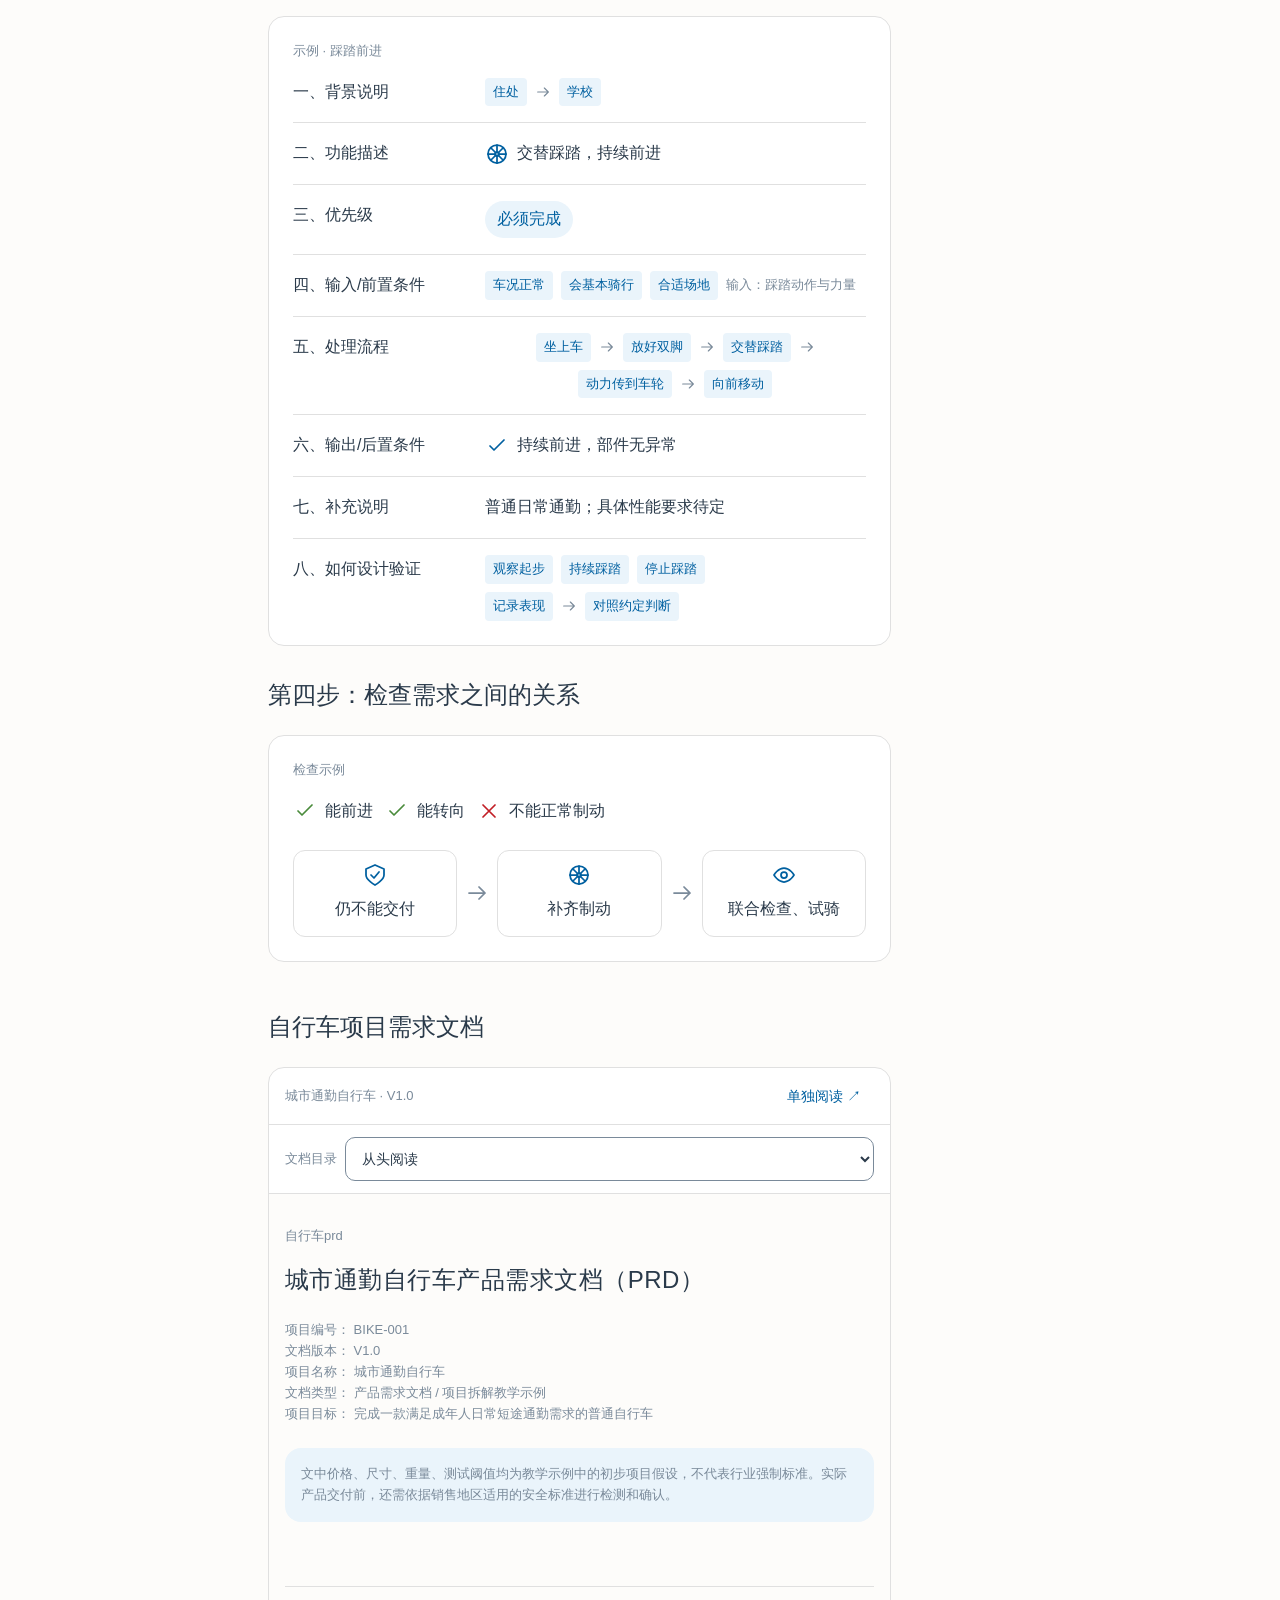
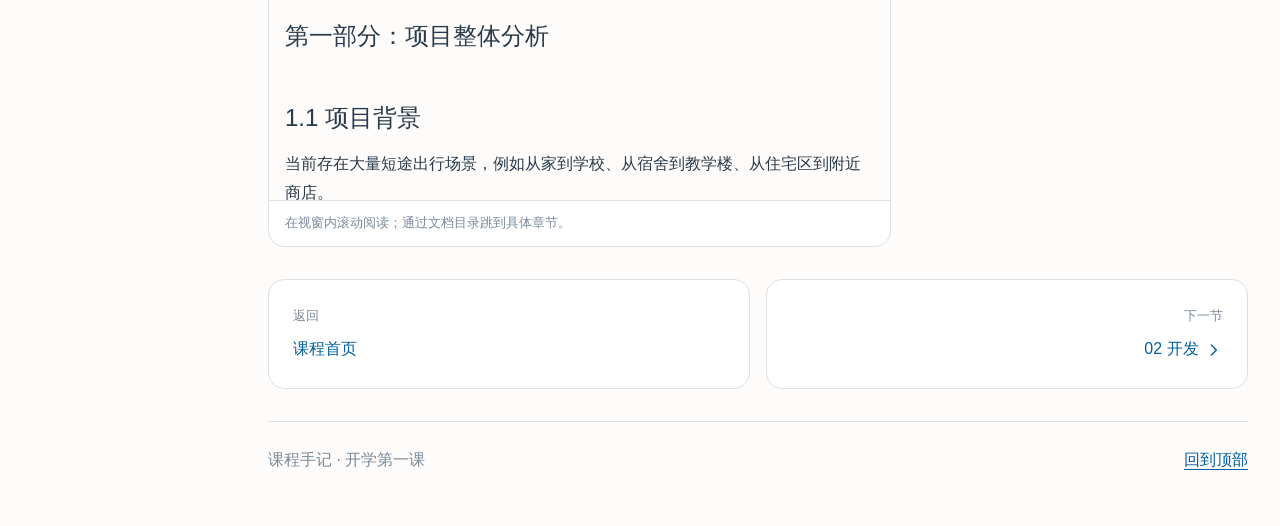
<file: 课程内容页.html>
<!doctype html>
<html lang="zh-CN">
<head>
<meta charset="utf-8"><meta name="viewport" content="width=device-width,initial-scale=1"><meta name="color-scheme" content="light">
<meta name="description" content="开学第一课：产品、开发、研究、设计。包含产品调研、功能设计、项目拆解、开发与研究的图文课程内容。">
<title>产品 · 开学第一课</title><link rel="stylesheet" href="tokens.css?v=reference-2">
<link rel="stylesheet" href="system.css?v=reference-2">
<link rel="stylesheet" href="course-layout.css?v=product-reader-1">
<link rel="stylesheet" href="wardrobe-lesson.css?v=steps-1">
<link rel="stylesheet" href="product-lesson.css?v=course-outline-1">
<link rel="stylesheet" href="collaboration-visual.css?v=trial-1">
<link rel="stylesheet" href="lesson-visual.css?v=lessons-1">
<link rel="stylesheet" href="product-mixed.css?v=mixed-1">
<link rel="stylesheet" href="ending-wall.css?v=ending-1">
</head>
<body class="template-body course-page" id="top">
<a class="skip" href="#course-main">跳到课程正文</a>
<div class="template-top"><header class="site-header"><a class="brand" href="开学第一课.html?v=letter-1"><span class="mark" data-icon="book"></span><span>课程手记</span></a><nav class="site-links" aria-label="主要栏目"><a href="开学第一课.html?v=letter-1" aria-current="page">课程</a><button class="link" type="button" data-open-dialog="course-notes">手记</button></nav><div class="course-header-tools"><button class="btn quiet icon-btn" type="button" data-open-dialog="page-search" aria-label="在本页查找"><span data-icon="search"></span></button><button class="btn secondary sm" type="button" data-open-dialog="course-notes"><span data-icon="file"></span>我的笔记</button></div></header></div>
<div class="lesson-mobile-bar"><button class="btn secondary sm" type="button" data-open-dialog="course-directory"><span data-icon="menu"></span>课程目录</button><button class="btn quiet sm" type="button" data-open-dialog="page-directory">本页内容 <span data-icon="down"></span></button></div>
<div class="lesson-layout">
<aside class="lesson-side" id="course-directory-top" aria-label="课程导航"><p class="sidebar-caption">课程目录</p><nav class="directory" aria-label="课程章节"><details open><summary><a class="chapter-home-link" href="开学第一课.html?v=letter-1">开学第一课</a></summary><a href="#product" data-course="product" aria-current="page"><span class="number">01</span><span>产品</span></a><a href="#development" data-course="development"><span class="number">02</span><span>开发</span></a><a href="#research" data-course="research"><span class="number">03</span><span>研究</span></a><a href="#design" data-course="design"><span class="number">04</span><span>设计</span></a><a href="#ending" data-course="ending"><span class="number">05</span><span>结尾</span></a></details></nav></aside>
<main class="lesson-main" id="course-main" tabindex="-1"><nav class="breadcrumb" aria-label="当前位置"><a href="#product">课程</a><span data-icon="right"></span><a href="开学第一课.html?v=letter-1">开学第一课</a><span data-icon="right"></span><span id="breadcrumb-topic" aria-current="page">产品</span></nav><div class="course-chapter-label"><span class="chip" id="course-label">开学第一课 · 01</span></div><h1 id="course-title">产品</h1><div class="lesson-meta"><span id="course-number">01 / 产品</span><span id="outline-count">3 个主题</span></div><div class="lesson-tools"><button class="btn outline sm" type="button" id="bookmark-page" aria-pressed="false"><span data-icon="bookmark"></span><span>收藏这页</span></button><button class="btn quiet sm" type="button" data-open-dialog="course-notes"><span data-icon="file"></span>写一条笔记</button></div><article class="rich" id="reading-content"><section id="product-topic-1"><h2 tabindex="-1"><span class="topic-number">1.</span>如何去做好调研，怎么样的才是一个好的调研？</h2><div class="course-body-slot" aria-label="正文留空"></div></section><section id="product-topic-2"><h2 tabindex="-1"><span class="topic-number">2.</span>如何设计一个产品的功能？什么是ROI价值最高的事情</h2><div class="course-body-slot" aria-label="正文留空"></div></section><section id="product-topic-3"><h2 tabindex="-1"><span class="topic-number">3.</span>如何去做好项目拆解？</h2><div class="course-body-slot" aria-label="正文留空"></div></section></article><nav class="lesson-pager" aria-label="课程前后页"><button class="pager-button" type="button" id="course-prev"><small>返回</small>课程首页</button><button class="pager-button" type="button" id="course-next"><small>下一节</small>02 开发 <span data-icon="right"></span></button></nav><footer class="site-footer"><span>课程手记 · 开学第一课</span><a href="#top">回到顶部</a></footer></main>
<aside class="lesson-toc" aria-label="本页导航"><h2 class="course-toc-heading">本页内容</h2><nav class="anchor-nav" id="desktop-toc" aria-label="本页内容"><a href="#product-topic-1">1. 如何去做好调研，怎么样的才是一个好的调研？</a><a href="#product-topic-2">2. 如何设计一个产品的功能？什么是ROI价值最高的事情</a><a href="#product-topic-3">3. 如何去做好项目拆解？</a></nav></aside>
</div>
<dialog id="course-directory" class="drawer" aria-labelledby="course-directory-title"><div class="dialog-inner"><div class="row between"><h2 id="course-directory-title">课程目录</h2><button class="btn quiet icon-btn" type="button" data-close-dialog aria-label="关闭课程目录"><span data-icon="close"></span></button></div><nav class="directory mt" id="mobile-course-nav" aria-label="移动端课程章节"><details open><summary><a class="chapter-home-link" href="开学第一课.html?v=letter-1">开学第一课</a></summary><a href="#product" data-course="product" aria-current="page"><span class="number">01</span><span>产品</span></a><a href="#development" data-course="development"><span class="number">02</span><span>开发</span></a><a href="#research" data-course="research"><span class="number">03</span><span>研究</span></a><a href="#design" data-course="design"><span class="number">04</span><span>设计</span></a><a href="#ending" data-course="ending"><span class="number">05</span><span>结尾</span></a></details></nav></div></dialog>
<dialog id="page-directory" class="drawer" aria-labelledby="page-directory-title"><div class="dialog-inner"><div class="row between"><h2 id="page-directory-title">本页内容</h2><button class="btn quiet icon-btn" type="button" data-close-dialog aria-label="关闭本页内容"><span data-icon="close"></span></button></div><nav class="anchor-nav mt" id="mobile-toc" aria-label="移动端本页内容"><a href="#product-topic-1">1. 如何去做好调研，怎么样的才是一个好的调研？</a><a href="#product-topic-2">2. 如何设计一个产品的功能？什么是ROI价值最高的事情</a><a href="#product-topic-3">3. 如何去做好项目拆解？</a></nav></div></dialog>
<dialog id="page-search" class="search-dialog" aria-labelledby="page-search-title"><div class="dialog-inner"><div class="row between"><h2 id="page-search-title">在这一页查找</h2><button class="btn quiet icon-btn" type="button" data-close-dialog aria-label="关闭查找"><span data-icon="close"></span></button></div><label class="sr-only" for="page-search-input">输入主题关键词</label><div class="control mt"><span data-icon="search"></span><input id="page-search-input" type="search" placeholder="输入主题关键词" autofocus></div><ul class="course-search-results" id="page-search-results"></ul><p id="search-message" class="caption" role="status"></p></div></dialog>
<dialog id="course-notes" aria-labelledby="course-notes-title"><div class="dialog-inner"><div class="row between"><h2 id="course-notes-title">我的笔记</h2><button class="btn quiet icon-btn" type="button" data-close-dialog aria-label="关闭笔记"><span data-icon="close"></span></button></div><p class="small muted" id="note-topic">开学第一课 · 产品</p><div class="field mt"><label for="reader-note">记录</label><textarea id="reader-note" maxlength="600" placeholder="写下一条自己的记录" autofocus aria-describedby="note-error note-hint"></textarea><p id="note-error" class="error-text" role="alert"></p><p id="note-hint" class="hint">笔记只保存在当前浏览器。</p></div><div class="dialog-actions"><button class="btn outline" type="button" data-close-dialog>稍后再写</button><button class="btn primary" type="button" id="save-reader-note">保存笔记</button></div></div></dialog>
<template id="ending-wall-body">
<div class="ending-wall" role="region" aria-label="图钉便签墙：四角四张语录，第五张在正中">
<article class="ending-note ending-note-1" id="ending-topic-1-note-1" data-lesson-search="语录1" aria-label="语录1"><div class="ending-paper"><p class="ending-question">Q:   什么叫好啊？</p><p>A： 所有人都能听懂的课，但是有很多深度的思考。</p></div><svg class="ending-pin" viewBox="0 0 100 128" aria-hidden="true" focusable="false">
<defs><linearGradient id="ending-pin-stem-1" x1="0" x2="1"><stop stop-color="#7b191a"/><stop offset=".28" stop-color="#ed594e" stop-opacity=".87"/><stop offset=".6" stop-color="#bd272a" stop-opacity=".9"/><stop offset="1" stop-color="#8a191f"/></linearGradient><radialGradient id="ending-pin-cap-1" cx=".3" cy=".2" r=".9"><stop stop-color="#ff9282"/><stop offset=".35" stop-color="#e95248"/><stop offset=".8" stop-color="#ba2429"/><stop offset="1" stop-color="#8e2024"/></radialGradient><linearGradient id="ending-pin-metal-1"><stop stop-color="#fff"/><stop offset=".5" stop-color="#9da6ab"/><stop offset="1" stop-color="#525b61"/></linearGradient></defs>
<ellipse cx="53" cy="102" rx="20" ry="6" fill="#5f3928" opacity=".15"/>
<path d="M48 86 44 126 53 111 57 87Z" fill="url(#ending-pin-metal-1)"/>
<path d="M23 81C23 70 76 70 77 81L76 87C72 104 24 100 23 87Z" fill="url(#ending-pin-stem-1)"/>
<ellipse cx="50" cy="79" rx="27" ry="10" fill="url(#ending-pin-cap-1)"/>
<path d="M36 30 64 30 60 79C57 85 40 82 38 77Z" fill="url(#ending-pin-stem-1)"/>
<path d="M25 25C25 12 78 12 78 25L76 36C72 49 28 46 25 35Z" fill="url(#ending-pin-stem-1)"/>
<ellipse cx="51" cy="24" rx="27" ry="11" fill="url(#ending-pin-cap-1)" stroke="#fca693" stroke-opacity=".45"/>
<path d="M30 23C34 16 47 15 54 17M41 42 42 67" fill="none" stroke="#ffd5c2" stroke-width="3" stroke-linecap="round" opacity=".45"/>
</svg></article>
<article class="ending-note ending-note-2" id="ending-topic-1-note-2" data-lesson-search="语录2" aria-label="语录2"><div class="ending-paper"><p class="ending-question">Q： 项目、研究、设计这三者本身是非常矛盾的，有什么事情可以在三方流通吗？</p><p>A： 项目是做好一件事情的思维，研究是想好一件事情的思维，设计是表达好一件事情的思维。研究本身是可以借鉴任何事情的，项目本身是需要参考研究出的指导建议的。</p></div><svg class="ending-pin" viewBox="0 0 100 128" aria-hidden="true" focusable="false">
<defs><linearGradient id="ending-pin-stem-2" x1="0" x2="1"><stop stop-color="#7b191a"/><stop offset=".28" stop-color="#ed594e" stop-opacity=".87"/><stop offset=".6" stop-color="#bd272a" stop-opacity=".9"/><stop offset="1" stop-color="#8a191f"/></linearGradient><radialGradient id="ending-pin-cap-2" cx=".3" cy=".2" r=".9"><stop stop-color="#ff9282"/><stop offset=".35" stop-color="#e95248"/><stop offset=".8" stop-color="#ba2429"/><stop offset="1" stop-color="#8e2024"/></radialGradient><linearGradient id="ending-pin-metal-2"><stop stop-color="#fff"/><stop offset=".5" stop-color="#9da6ab"/><stop offset="1" stop-color="#525b61"/></linearGradient></defs>
<ellipse cx="53" cy="102" rx="20" ry="6" fill="#5f3928" opacity=".15"/>
<path d="M48 86 44 126 53 111 57 87Z" fill="url(#ending-pin-metal-2)"/>
<path d="M23 81C23 70 76 70 77 81L76 87C72 104 24 100 23 87Z" fill="url(#ending-pin-stem-2)"/>
<ellipse cx="50" cy="79" rx="27" ry="10" fill="url(#ending-pin-cap-2)"/>
<path d="M36 30 64 30 60 79C57 85 40 82 38 77Z" fill="url(#ending-pin-stem-2)"/>
<path d="M25 25C25 12 78 12 78 25L76 36C72 49 28 46 25 35Z" fill="url(#ending-pin-stem-2)"/>
<ellipse cx="51" cy="24" rx="27" ry="11" fill="url(#ending-pin-cap-2)" stroke="#fca693" stroke-opacity=".45"/>
<path d="M30 23C34 16 47 15 54 17M41 42 42 67" fill="none" stroke="#ffd5c2" stroke-width="3" stroke-linecap="round" opacity=".45"/>
</svg></article>
<article class="ending-note ending-note-3" id="ending-topic-1-note-3" data-lesson-search="语录3" aria-label="语录3"><div class="ending-paper"><p>做！不合适立马推倒！</p></div><svg class="ending-pin" viewBox="0 0 100 128" aria-hidden="true" focusable="false">
<defs><linearGradient id="ending-pin-stem-3" x1="0" x2="1"><stop stop-color="#7b191a"/><stop offset=".28" stop-color="#ed594e" stop-opacity=".87"/><stop offset=".6" stop-color="#bd272a" stop-opacity=".9"/><stop offset="1" stop-color="#8a191f"/></linearGradient><radialGradient id="ending-pin-cap-3" cx=".3" cy=".2" r=".9"><stop stop-color="#ff9282"/><stop offset=".35" stop-color="#e95248"/><stop offset=".8" stop-color="#ba2429"/><stop offset="1" stop-color="#8e2024"/></radialGradient><linearGradient id="ending-pin-metal-3"><stop stop-color="#fff"/><stop offset=".5" stop-color="#9da6ab"/><stop offset="1" stop-color="#525b61"/></linearGradient></defs>
<ellipse cx="53" cy="102" rx="20" ry="6" fill="#5f3928" opacity=".15"/>
<path d="M48 86 44 126 53 111 57 87Z" fill="url(#ending-pin-metal-3)"/>
<path d="M23 81C23 70 76 70 77 81L76 87C72 104 24 100 23 87Z" fill="url(#ending-pin-stem-3)"/>
<ellipse cx="50" cy="79" rx="27" ry="10" fill="url(#ending-pin-cap-3)"/>
<path d="M36 30 64 30 60 79C57 85 40 82 38 77Z" fill="url(#ending-pin-stem-3)"/>
<path d="M25 25C25 12 78 12 78 25L76 36C72 49 28 46 25 35Z" fill="url(#ending-pin-stem-3)"/>
<ellipse cx="51" cy="24" rx="27" ry="11" fill="url(#ending-pin-cap-3)" stroke="#fca693" stroke-opacity=".45"/>
<path d="M30 23C34 16 47 15 54 17M41 42 42 67" fill="none" stroke="#ffd5c2" stroke-width="3" stroke-linecap="round" opacity=".45"/>
</svg></article>
<article class="ending-note ending-note-4" id="ending-topic-1-note-4" data-lesson-search="语录4" aria-label="语录4"><div class="ending-paper"><p>节奏是做出来的</p></div><svg class="ending-pin" viewBox="0 0 100 128" aria-hidden="true" focusable="false">
<defs><linearGradient id="ending-pin-stem-4" x1="0" x2="1"><stop stop-color="#7b191a"/><stop offset=".28" stop-color="#ed594e" stop-opacity=".87"/><stop offset=".6" stop-color="#bd272a" stop-opacity=".9"/><stop offset="1" stop-color="#8a191f"/></linearGradient><radialGradient id="ending-pin-cap-4" cx=".3" cy=".2" r=".9"><stop stop-color="#ff9282"/><stop offset=".35" stop-color="#e95248"/><stop offset=".8" stop-color="#ba2429"/><stop offset="1" stop-color="#8e2024"/></radialGradient><linearGradient id="ending-pin-metal-4"><stop stop-color="#fff"/><stop offset=".5" stop-color="#9da6ab"/><stop offset="1" stop-color="#525b61"/></linearGradient></defs>
<ellipse cx="53" cy="102" rx="20" ry="6" fill="#5f3928" opacity=".15"/>
<path d="M48 86 44 126 53 111 57 87Z" fill="url(#ending-pin-metal-4)"/>
<path d="M23 81C23 70 76 70 77 81L76 87C72 104 24 100 23 87Z" fill="url(#ending-pin-stem-4)"/>
<ellipse cx="50" cy="79" rx="27" ry="10" fill="url(#ending-pin-cap-4)"/>
<path d="M36 30 64 30 60 79C57 85 40 82 38 77Z" fill="url(#ending-pin-stem-4)"/>
<path d="M25 25C25 12 78 12 78 25L76 36C72 49 28 46 25 35Z" fill="url(#ending-pin-stem-4)"/>
<ellipse cx="51" cy="24" rx="27" ry="11" fill="url(#ending-pin-cap-4)" stroke="#fca693" stroke-opacity=".45"/>
<path d="M30 23C34 16 47 15 54 17M41 42 42 67" fill="none" stroke="#ffd5c2" stroke-width="3" stroke-linecap="round" opacity=".45"/>
</svg></article>
<article class="ending-note ending-note-5" id="ending-topic-1-note-5" data-lesson-search="语录5" aria-label="语录5"><div class="ending-paper"><p><strong>一个人最重要的就是找到一件可以自己愿意做一生的事情，并且这件事情产生的价值可以养活自己！！！</strong></p></div><svg class="ending-pin" viewBox="0 0 100 128" aria-hidden="true" focusable="false">
<defs><linearGradient id="ending-pin-stem-5" x1="0" x2="1"><stop stop-color="#7b191a"/><stop offset=".28" stop-color="#ed594e" stop-opacity=".87"/><stop offset=".6" stop-color="#bd272a" stop-opacity=".9"/><stop offset="1" stop-color="#8a191f"/></linearGradient><radialGradient id="ending-pin-cap-5" cx=".3" cy=".2" r=".9"><stop stop-color="#ff9282"/><stop offset=".35" stop-color="#e95248"/><stop offset=".8" stop-color="#ba2429"/><stop offset="1" stop-color="#8e2024"/></radialGradient><linearGradient id="ending-pin-metal-5"><stop stop-color="#fff"/><stop offset=".5" stop-color="#9da6ab"/><stop offset="1" stop-color="#525b61"/></linearGradient></defs>
<ellipse cx="53" cy="102" rx="20" ry="6" fill="#5f3928" opacity=".15"/>
<path d="M48 86 44 126 53 111 57 87Z" fill="url(#ending-pin-metal-5)"/>
<path d="M23 81C23 70 76 70 77 81L76 87C72 104 24 100 23 87Z" fill="url(#ending-pin-stem-5)"/>
<ellipse cx="50" cy="79" rx="27" ry="10" fill="url(#ending-pin-cap-5)"/>
<path d="M36 30 64 30 60 79C57 85 40 82 38 77Z" fill="url(#ending-pin-stem-5)"/>
<path d="M25 25C25 12 78 12 78 25L76 36C72 49 28 46 25 35Z" fill="url(#ending-pin-stem-5)"/>
<ellipse cx="51" cy="24" rx="27" ry="11" fill="url(#ending-pin-cap-5)" stroke="#fca693" stroke-opacity=".45"/>
<path d="M30 23C34 16 47 15 54 17M41 42 42 67" fill="none" stroke="#ffd5c2" stroke-width="3" stroke-linecap="round" opacity=".45"/>
</svg></article>
</div>
</template>

<template id="product-research-body">
<div class="product-lesson course-outline product-mixed">
<aside class="course-reading-example"><p>你想亲手做一份礼物送给朋友，觉得拼豆是个不错的选择。可是，找来的图案很多：有做好的挂件，也有可以照着拼的图纸。你还想过，能不能自己画一个原创图案。</p>
<p>现在还拿不准选什么，也不知道自己能不能做出来。先看看别人已经做过的作品，才能慢慢确定这份礼物该怎么做。</p></aside>
<div class="product-figures">
    <figure><img width="736" height="914" src="assets/pd1.png" alt="黑色无牙仔与白色光煞的拼豆挂件" loading="lazy"><figcaption>参考一：拼豆挂件。图片来自课程原稿。</figcaption></figure>
    <figure><img width="720" height="787" src="assets/pd2.png" alt="带有颜色编号的猫咪拼豆图纸" loading="lazy"><figcaption>参考二：拼豆图纸。图片来自课程原稿。</figcaption></figure>
  </div>
<section class="course-reading-section course-reference-step" id="product-topic-1-goal" data-lesson-nav="1. 调研目标" data-lesson-search="调研目标">
<h3 tabindex="-1">第一步：调研目标</h3>
<figure class="pr-piece pr-task-note" aria-label="这次调研的对象和目的。"><span class="pr-kicker">这次的调研任务</span><strong class="pr-work-name">无牙仔拼豆挂件</strong><dl class="pr-record"><div><dt>目的</dt><dd>了解做法，判断自己能否做成礼物</dd></div><div><dt>送给谁</dt><dd>喜欢这个角色的朋友</dd></div></dl></figure>
</section>
<section class="course-reading-section course-reference-step" id="product-topic-1-position" data-lesson-nav="2. 核心定位" data-lesson-search="核心定位">
<h3 tabindex="-1">第二步：核心定位</h3>
<figure class="pr-piece pr-position-note" aria-label="用一句话说清作品给谁、是什么、有什么用途。"><div class="pr-position-sentence">为<span class="pr-position-unit"><strong>喜欢无牙仔的人</strong><small>给谁</small></span>做<span class="pr-position-unit"><strong>角色拼豆挂件</strong><small>是什么</small></span>，用于<span class="pr-position-unit"><strong>随身装饰或送礼</strong><small>满足什么需要</small></span>。</div></figure>
</section>
<section class="course-reading-section course-reference-step" id="product-topic-1-context" data-lesson-nav="3. 产品上线时间" data-lesson-search="产品上线时间">
<h3 tabindex="-1">第三步：产品上线时间</h3>
<figure class="pr-piece pr-publish-note" aria-label="发布记录的三个栏位；时间和背景尚未查证。"><dl class="pr-record"><div><dt>首次发布</dt><dd>日期待查</dd></div><div><dt>信息出处</dt><dd>发布记录待补</dd></div><div><dt>当时背景</dt><dd>角色热度、拼豆流行情况待查</dd></div></dl><figcaption>再看现在是否仍有人制作、使用。</figcaption></figure>
</section>
<section class="course-reading-section course-reference-step" id="product-topic-1-team" data-lesson-nav="4. 创始团队与背景" data-lesson-search="创始团队与背景">
<h3 tabindex="-1">第四步：创始团队与背景</h3>
<figure class="pr-piece pr-team-note" aria-label="按制作环节记录负责人，了解是一人完成还是多人分工。"><table class="pr-plain-table"><thead><tr><th scope="col">制作环节</th><th scope="col">由谁完成</th></tr></thead><tbody><tr><td>图纸设计</td><td>待了解</td></tr><tr><td>拼豆制作</td><td>待了解</td></tr><tr><td>挂绳与包装</td><td>待了解</td></tr></tbody></table><figcaption>一人完成，还是多人分工？对照自己会做的环节。</figcaption></figure>
</section>
<section class="course-reading-section course-reference-step" id="product-topic-1-form" data-lesson-nav="5. 产品形态" data-lesson-search="产品形态">
<h3 tabindex="-1">第五步：产品形态</h3>
<figure class="product-figure pr-piece pr-annotated-photo" aria-label="在实物场景上看连接方式与日常携带，再记录定位、载体和使用动作。"><div class="pr-photo-surface"><img width="1280" height="714" src="assets/pd3.png" alt="白色拼豆挂件挂在黑色背包上的使用场景" loading="lazy"><span class="pr-pin pr-pin-ring" aria-hidden="true">1</span><span class="pr-pin pr-pin-pendant" aria-hidden="true">2</span></div><div class="pr-photo-key"><span><b>1</b>怎样挂上、取下？看连接方式。</span><span><b>2</b>大小、走动时是否方便？看携带情境。</span></div><div class="pr-form-notes"><div><h4>基本定位</h4><span>角色爱好者的装饰或礼物</span></div><div><h4>产品载体</h4><span>实体挂件；图纸用于制作</span></div><div><h4>交互特点</h4><span>挂上、携带、取下</span></div></div><figcaption>挂件的使用场景示意。图片来自课程原稿。</figcaption></figure>
</section>
<section class="course-reading-section course-reference-step" id="product-topic-1-evidence" data-lesson-nav="6. 实地测试评估区" data-lesson-search="实地测试评估区">
<h3 tabindex="-1">第六步：实地测试评估区</h3>
<figure class="pr-piece pr-observation-note" aria-label="把亲自观察和他人反馈分开记录，实测结果仍待补充。"><div class="pr-evidence-notes"><div><strong>自己试挂</strong><span>大小、挂取、走动</span><small>结果待实测、记录</small></div><div><strong>他人反馈</strong><span>配色、配件、使用感受</span><small>标明评论来源</small></div></div></figure>
<figure class="product-figure pr-feedback-photo"><a href="assets/pd4.jpg" target="_blank" rel="noopener" aria-label="打开购买者反馈大图"><img width="791" height="1280" src="assets/pd4.jpg" alt="购买者展示拼豆挂件并评价配色与小饰品的评论截图" loading="lazy"></a><figcaption>购买者的使用反馈截图。图片来自课程原稿。 <a href="assets/pd4.jpg" target="_blank" rel="noopener">查看大图 ↗</a></figcaption></figure>
</section>
<section class="course-reading-section course-reference-step" id="product-topic-1-conclusion" data-lesson-nav="7. 调研总结" data-lesson-search="调研总结">
<h3 tabindex="-1">第七步：调研总结</h3>
<div class="pr-conclusion-layout"><figure class="pr-piece pr-choice-note" aria-label="调研留下两种下一步：把已确认的内容变成制作选择，把未确认的内容变成具体的补查行动。"><dl class="pr-record"><div><dt>已确认</dt><dd>选角色、选形式，准备制作</dd></div><div><dt>未确认</dt><dd>留下一项具体的补查行动</dd></div></dl></figure><figure class="product-figure"><img width="736" height="808" src="assets/pd5.png" alt="黑白色猫咪形象的拼豆配色图纸" loading="lazy"><figcaption>继续选择朋友喜欢的图案。图片来自课程原稿。</figcaption></figure></div>
</section>
</div>
</template>
<template id="product-function-body">
<div class="product-lesson course-outline product-mixed">
<aside class="course-reading-example"><p>冬天到了，小明早上躺在暖暖的被子里，想到房间里还冷，就不愿意起床上学。</p>
<p>有人听到“不想起床”，就想到做一个网课平台，让他躺着也能上课。接着，为了监督上课，加摄像头；为了方便提问，又加聊天功能。功能越做越多，小明最初为什么不想起床，却还没讲清楚。</p></aside>
<details class="pr-scene-reference"><summary>场景配图</summary><figure class="product-figure"><img width="1080" height="2008" src="assets/image.png" alt="温暖卧室的床铺与窗外积雪的冬日街景" loading="lazy"><figcaption>被子里的温暖与外面的寒冷。情境配图来自课程原稿。</figcaption></figure></details>
<section class="course-reading-section course-reference-step" id="product-topic-2-goal" data-lesson-nav="1. 用户目标" data-lesson-search="用户目标">
<h3 tabindex="-1">第一步：用户目标</h3>
<figure class="pr-piece pr-goal-note" aria-label="小明要完成的目标是起床，准备好去上学。"><span class="pr-kicker">小明真正要完成的事</span><strong class="pr-goal-line">起床，准备好去上学。</strong></figure>
</section>
<section class="course-reading-section course-reference-step" id="product-topic-2-obstacle" data-lesson-nav="2. 识别障碍" data-lesson-search="识别障碍">
<h3 tabindex="-1">第二步：识别障碍</h3>
<figure class="lesson-visual " aria-label="被窝内温暖、室内寒冷，离开被子时的温差让小明不愿起床。"><div class="lv-temperature"><div class="lv-warm"><svg class="lesson-icon" viewBox="0 0 24 24" width="24" height="24" aria-hidden="true" focusable="false"><path d="M3 5v16m18-9v9M3 17h18M3 12h18v5M6 8h5v4H6zM11 9h7a3 3 0 0 1 3 3"/></svg><strong>被窝里暖</strong><div class="lv-temperature-bars"><i></i><i></i><i></i></div></div><div class="lv-temperature-gap"><span class="lv-arrow" aria-hidden="true"><svg class="lesson-icon" viewBox="0 0 24 24" width="24" height="24" aria-hidden="true" focusable="false"><path d="M4 12h16m-6-6 6 6-6 6"/></svg></span><span>离开被子</span><strong>不愿出来</strong></div><div class="lv-cold"><svg class="lesson-icon" viewBox="0 0 24 24" width="24" height="24" aria-hidden="true" focusable="false"><path d="M12 2v20M3.5 7l17 10M3.5 17l17-10M9 4l3 3 3-3M9 20l3-3 3 3M4 10l4-1-1-4M20 14l-4 1 1 4M4 14l4 1-1 4M20 10l-4-1 1-4"/></svg><strong>室内冷</strong><div class="lv-temperature-bars"><i></i><i></i><i></i></div></div></div></figure>
</section>
<section class="course-reading-section course-reference-step" id="product-topic-2-solution" data-lesson-nav="3. 设计解决方案" data-lesson-search="设计解决方案">
<h3 tabindex="-1">第三步：设计解决方案</h3>
<figure class="pr-manga"><a href="assets/comics/winter-getting-up-manga-v1.png" target="_blank" rel="noopener" aria-label="打开起床案例漫画大图"><img src="assets/comics/winter-getting-up-manga-v1.png" width="1086" height="1448" alt="四格漫画：小明因冷不愿起床，听到做网课平台的建议后说明自己只是觉得冷；随后考虑先把房间暖起来，并记录是否更愿意起床，结果待观察。" loading="lazy" decoding="async"></a><figcaption>先弄清小明卡在哪里，再试一个小改动。<a href="assets/comics/winter-getting-up-manga-v1.png" target="_blank" rel="noopener">查看大图 ↗</a></figcaption></figure>
<details class="pr-manga-transcript"><summary>查看漫画对白</summary><ol><li>小明：“太冷了，不想起床……”</li><li>手机里的建议：“那做个网课平台？”小明：“我只是觉得冷……”</li><li>小明想：“先把房间暖起来？”</li><li>小明：“先试一次，看看效果。”记录：“更愿意起床吗？”状态：“待观察”。</li></ol></details>
<figure class="pr-piece pr-solution-note" aria-label="两种候选做法的对照。"><table class="pr-plain-table"><thead><tr><th scope="col">做法</th><th scope="col">想改变什么</th></tr></thead><tbody><tr><td>提前开空调</td><td>减小被子内外的温差</td></tr><tr><td>早餐放近些</td><td>让起床后的准备更方便</td></tr></tbody></table></figure>
</section>
<section class="course-reading-section course-reference-step" id="product-topic-2-validation" data-lesson-nav="4. 验证最小功能" data-lesson-search="验证最小功能">
<h3 tabindex="-1">第四步：验证最小功能</h3>
<figure class="pr-piece pr-trial-note" aria-label="只试提前开空调这一项，真实记录尝试前后的行为；这里没有预设结果。"><div class="pr-trial-heading"><span>这次只改一项</span><strong>提前开空调</strong></div><table class="pr-plain-table pr-trial-table"><thead><tr><th scope="col">观察什么</th><th scope="col">变化前</th><th scope="col">试过以后</th></tr></thead><tbody><tr><td>愿意离开被子？</td><td>待记录</td><td>待记录</td></tr><tr><td>继续准备上学？</td><td>待记录</td><td>待记录</td></tr></tbody></table></figure>
</section>
<section class="course-reading-section course-reference-step" id="product-topic-2-feedback" data-lesson-nav="5. 数据反馈与迭代" data-lesson-search="数据反馈与迭代">
<h3 tabindex="-1">第五步：数据反馈与迭代</h3>
<figure class="lesson-visual " aria-label="根据实际起床行为决定下一步：有帮助就保留并继续观察，没有帮助就再找尚未解决的障碍。"><div class="lv-branch"><div class="lv-branch-root"><div class="lv-node"><svg class="lesson-icon" viewBox="0 0 24 24" width="24" height="24" aria-hidden="true" focusable="false"><path d="M2 12s4-7 10-7 10 7 10 7-4 7-10 7S2 12 2 12Z"/><circle cx="12" cy="12" r="3"/></svg><strong>观察实际起床行为</strong></div></div><div class="lv-branch-children"><div><div class="lv-node"><svg class="lesson-icon" viewBox="0 0 24 24" width="24" height="24" aria-hidden="true" focusable="false"><path d="m5 12 4 4L19 6"/></svg><strong>有帮助</strong><span class="lv-note">保留，继续观察是否稳定</span></div></div><div><div class="lv-node"><svg class="lesson-icon" viewBox="0 0 24 24" width="24" height="24" aria-hidden="true" focusable="false"><circle cx="12" cy="12" r="9"/><path d="M9 9a3 3 0 0 1 6 0c0 2-3 2-3 5m0 3h.01"/></svg><strong>没有帮助</strong><span class="lv-note">再找尚未解决的障碍</span></div></div></div><div class="lv-loop-back">↺ 据此安排下一次尝试</div></div></figure>
</section>
</div>
</template>
<template id="product-project-body">
<div class="product-lesson course-outline">
<aside class="course-reading-example"><p>课堂里假设要做一辆城市通勤自行车，给成年人日常短途出行使用，比如从住处去学校、去附近的商店。</p>
<p>“做一辆自行车”还不足以让大家开始分工。需要继续说明，人要靠这辆车完成什么，它必须具备哪些能力，每种能力怎样算做到，以及它们放在一起能不能完成一次出行。</p></aside>
<section class="course-reading-section course-reference-step" id="product-topic-3-goal" data-lesson-nav="1. 明确最终目标" data-lesson-search="明确最终目标">
<h3 tabindex="-1">第一步：明确最终目标</h3>
<figure class="lesson-visual " aria-label="成年人用自行车安全、方便地完成从住处到学校的日常短途出行。"><div class="lv-example-label">成年人 · 日常短途出行</div><div class="lv-flow"><div class="lv-node"><svg class="lesson-icon" viewBox="0 0 24 24" width="24" height="24" aria-hidden="true" focusable="false"><path d="m2 11 10-8 10 8M5 9v12h14V9M10 21v-7h4v7"/></svg><strong>住处</strong></div><span class="lv-arrow" aria-hidden="true"><svg class="lesson-icon" viewBox="0 0 24 24" width="24" height="24" aria-hidden="true" focusable="false"><path d="M4 12h16m-6-6 6 6-6 6"/></svg></span><div class="lv-node"><svg class="lesson-icon" viewBox="0 0 24 24" width="24" height="24" aria-hidden="true" focusable="false"><circle cx="12" cy="12" r="9"/><circle cx="12" cy="12" r="2"/><path d="M12 3v7m0 4v7M3 12h7m4 0h7M6 6l5 5m2 2 5 5M6 18l5-5m2-2 5-5"/></svg><strong>安全、方便地骑行</strong></div><span class="lv-arrow" aria-hidden="true"><svg class="lesson-icon" viewBox="0 0 24 24" width="24" height="24" aria-hidden="true" focusable="false"><path d="M4 12h16m-6-6 6 6-6 6"/></svg></span><div class="lv-node"><svg class="lesson-icon" viewBox="0 0 24 24" width="24" height="24" aria-hidden="true" focusable="false"><path d="M3 21V7l9-4 9 4v14H3ZM9 21v-6h6v6M7 9h1m8 0h1M7 12h1m8 0h1"/></svg><strong>学校</strong></div></div></figure>
</section>
<section class="course-reading-section course-reference-step" id="product-topic-3-abilities" data-lesson-nav="2. 寻找实现目标所必需的能力" data-lesson-search="寻找实现目标所必需的能力">
<h3 tabindex="-1">第二步：寻找实现目标所必需的能力</h3>
<figure class="lesson-visual " aria-label="沿着骑行找必需能力：乘坐适配、转向、制动、稳定、驱动；日常使用还涉及携物、停放、维护和指导。"><div class="lv-bike-labels"><span>乘坐适配</span><span>方向控制</span><span>制动</span></div><svg class="lv-bike" viewBox="0 0 560 250" width="560" height="250" role="img" aria-label="自行车能力示意：乘坐适配、方向控制、制动、稳定与驱动。"><g class="lv-bike-lines"><circle cx="130" cy="180" r="56"/><circle cx="430" cy="180" r="56"/><path d="m130 180 90-110 45 110H130Zm90-110h165L265 180m120-100 45 100M385 80l-8-45h44M220 70l-8-24h34M265 180l29 5 4-11M130 180h135"/><circle cx="265" cy="180" r="14"/></g><g class="lv-bike-leaders"><path d="M93 6v20l119 20M280 6v15l120 14M467 6v66l-37 68M93 244v-28l37-36M280 244v-38l-15-26"/><circle cx="212" cy="46" r="4"/><circle cx="400" cy="35" r="4"/><circle cx="430" cy="140" r="4"/><circle cx="130" cy="180" r="4"/><circle cx="265" cy="180" r="4"/></g></svg><div class="lv-bike-labels"><span>稳定</span><span>驱动</span><span aria-hidden="true"></span></div><div class="lv-bike-daily"><span class="lv-label">再看完整的一次使用</span><div class="lv-tags"><span>携物</span><span>停放</span><span>维护</span><span>使用指导</span></div></div></figure>
</section>
<section class="course-reading-section course-reference-step" id="product-topic-3-requirements" data-lesson-nav="3. 将每一种能力拆成独立需求" data-lesson-search="将每一种能力拆成独立需求">
<h3 tabindex="-1">第三步：将每一种能力拆成独立需求</h3>
<figure class="lesson-visual " aria-label="以踩踏前进为例，按八个固定栏目写出背景、功能、优先级、条件、过程、结果、补充和验证方式。"><div class="lv-example-label">示例 · 踩踏前进</div><div class="lv-requirement-record"><section class="lv-field"><h4>一、背景说明</h4><div class="lv-field-value"><div class="lv-mini-flow"><span>住处</span><span class="lv-arrow" aria-hidden="true"><svg class="lesson-icon" viewBox="0 0 24 24" width="24" height="24" aria-hidden="true" focusable="false"><path d="M4 12h16m-6-6 6 6-6 6"/></svg></span><span>学校</span></div></div></section><section class="lv-field"><h4>二、功能描述</h4><div class="lv-field-value"><svg class="lesson-icon" viewBox="0 0 24 24" width="24" height="24" aria-hidden="true" focusable="false"><circle cx="12" cy="12" r="9"/><circle cx="12" cy="12" r="2"/><path d="M12 3v7m0 4v7M3 12h7m4 0h7M6 6l5 5m2 2 5 5M6 18l5-5m2-2 5-5"/></svg><span>交替踩踏，持续前进</span></div></section><section class="lv-field"><h4>三、优先级</h4><div class="lv-field-value"><span class="lv-required">必须完成</span></div></section><section class="lv-field"><h4>四、输入/前置条件</h4><div class="lv-field-value"><div class="lv-tags"><span>车况正常</span><span>会基本骑行</span><span>合适场地</span></div><span class="lv-note">输入：踩踏动作与力量</span></div></section><section class="lv-field"><h4>五、处理流程</h4><div class="lv-field-value"><div class="lv-mini-flow"><span>坐上车</span><span class="lv-arrow" aria-hidden="true"><svg class="lesson-icon" viewBox="0 0 24 24" width="24" height="24" aria-hidden="true" focusable="false"><path d="M4 12h16m-6-6 6 6-6 6"/></svg></span><span>放好双脚</span><span class="lv-arrow" aria-hidden="true"><svg class="lesson-icon" viewBox="0 0 24 24" width="24" height="24" aria-hidden="true" focusable="false"><path d="M4 12h16m-6-6 6 6-6 6"/></svg></span><span>交替踩踏</span><span class="lv-arrow" aria-hidden="true"><svg class="lesson-icon" viewBox="0 0 24 24" width="24" height="24" aria-hidden="true" focusable="false"><path d="M4 12h16m-6-6 6 6-6 6"/></svg></span><span>动力传到车轮</span><span class="lv-arrow" aria-hidden="true"><svg class="lesson-icon" viewBox="0 0 24 24" width="24" height="24" aria-hidden="true" focusable="false"><path d="M4 12h16m-6-6 6 6-6 6"/></svg></span><span>向前移动</span></div></div></section><section class="lv-field"><h4>六、输出/后置条件</h4><div class="lv-field-value"><svg class="lesson-icon" viewBox="0 0 24 24" width="24" height="24" aria-hidden="true" focusable="false"><path d="m5 12 4 4L19 6"/></svg><span>持续前进，部件无异常</span></div></section><section class="lv-field"><h4>七、补充说明</h4><div class="lv-field-value"><span>普通日常通勤；具体性能要求待定</span></div></section><section class="lv-field"><h4>八、如何设计验证</h4><div class="lv-field-value"><div class="lv-tags"><span>观察起步</span><span>持续踩踏</span><span>停止踩踏</span></div><div class="lv-mini-flow"><span>记录表现</span><span class="lv-arrow" aria-hidden="true"><svg class="lesson-icon" viewBox="0 0 24 24" width="24" height="24" aria-hidden="true" focusable="false"><path d="M4 12h16m-6-6 6 6-6 6"/></svg></span><span>对照约定判断</span></div></div></section></div></figure>
</section>
<section class="course-reading-section course-reference-step" id="product-topic-3-relations" data-lesson-nav="4. 检查需求之间的关系" data-lesson-search="检查需求之间的关系">
<h3 tabindex="-1">第四步：检查需求之间的关系</h3>
<figure class="lesson-visual " aria-label="检查示例：能前进、能转向，但不能正常制动，仍不能交付；补齐能力后还要联合检查。"><div class="lv-example-label">检查示例</div><div class="lv-capability-checks"><span><svg class="lesson-icon" viewBox="0 0 24 24" width="24" height="24" aria-hidden="true" focusable="false"><path d="m5 12 4 4L19 6"/></svg>能前进</span><span><svg class="lesson-icon" viewBox="0 0 24 24" width="24" height="24" aria-hidden="true" focusable="false"><path d="m5 12 4 4L19 6"/></svg>能转向</span><span class="lv-problem"><svg class="lesson-icon" viewBox="0 0 24 24" width="24" height="24" aria-hidden="true" focusable="false"><path d="m6 6 12 12M6 18 18 6"/></svg>不能正常制动</span></div><div class="lv-flow"><div class="lv-node"><svg class="lesson-icon" viewBox="0 0 24 24" width="24" height="24" aria-hidden="true" focusable="false"><path d="m12 2 9 4v6c0 5-9 10-9 10S3 17 3 12V6zM8 12l3 3 5-6"/></svg><strong>仍不能交付</strong></div><span class="lv-arrow" aria-hidden="true"><svg class="lesson-icon" viewBox="0 0 24 24" width="24" height="24" aria-hidden="true" focusable="false"><path d="M4 12h16m-6-6 6 6-6 6"/></svg></span><div class="lv-node"><svg class="lesson-icon" viewBox="0 0 24 24" width="24" height="24" aria-hidden="true" focusable="false"><circle cx="12" cy="12" r="9"/><circle cx="12" cy="12" r="2"/><path d="M12 3v7m0 4v7M3 12h7m4 0h7M6 6l5 5m2 2 5 5M6 18l5-5m2-2 5-5"/></svg><strong>补齐制动</strong></div><span class="lv-arrow" aria-hidden="true"><svg class="lesson-icon" viewBox="0 0 24 24" width="24" height="24" aria-hidden="true" focusable="false"><path d="M4 12h16m-6-6 6 6-6 6"/></svg></span><div class="lv-node"><svg class="lesson-icon" viewBox="0 0 24 24" width="24" height="24" aria-hidden="true" focusable="false"><path d="M2 12s4-7 10-7 10 7 10 7-4 7-10 7S2 12 2 12Z"/><circle cx="12" cy="12" r="3"/></svg><strong>联合检查、试骑</strong></div></div></figure>
</section>
<section class="product-section" id="product-topic-3-prd" data-lesson-nav="自行车项目需求文档" data-lesson-search="自行车项目需求文档">
    <h3 tabindex="-1">自行车项目需求文档</h3>
    <div class="document-reader">
      <div class="document-reader-toolbar"><span>城市通勤自行车 · V1.0</span><a class="btn quiet sm" href="bicycle-prd.html" target="_blank" rel="noopener">单独阅读 ↗</a></div>
      <iframe src="bicycle-prd.html?embed=1" title="自行车 PRD：城市通勤自行车产品需求文档" loading="lazy"></iframe>
      <p class="document-reader-help">在视窗内滚动阅读；通过文档目录跳到具体章节。</p>
    </div>
  </section>
</div>
</template>
<template id="collaboration-course-body">
<div class="course-reading course-outline">
<aside class="course-reading-example"><p>你们三个人要一起完成一份 C 语言小组作业。大家一开始聊得很好，也都愿意认真做，可是，两种分工后来都出了问题。</p>
<p>第一组分成“小明做 PPT、小红写程序、小白讲解”。小明觉得先有代码才能做 PPT；小红觉得先有 PPT 才方便写程序；小白觉得前面两人没做好，自己也没法讲。站在各自的立场，都能说出理由，整个作业却停在了互相等待上。</p>
<p>第二组说，什么都由三个人一起做。后来，一个人觉得别人效率低，其他人却觉得他投入的时间不够，最后也吵了起来。</p></aside>
<section class="course-reading-section course-reference-step" id="development-topic-4-agreement" data-lesson-nav="1. 明确合作规范和执行参考" data-lesson-search="明确合作规范和执行参考">
<h3 tabindex="-1">第一步：明确合作规范和执行参考</h3>
<figure class="collab-visual" aria-label="三人各自提出一版拆解，共同讨论后确定提交时间、完成标准和整合标准">
<div class="collab-drafts"><div class="collab-draft"><svg class="collab-paper" viewBox="0 0 100 92" width="100" height="92" aria-hidden="true" focusable="false"><path class="collab-paper-sheet" d="M16 5h54l14 14v68H16z"/><path class="collab-paper-fold" d="M70 5v14h14"/><rect class="collab-paper-task" x="23" y="22" width="48" height="9" rx="3"/><rect class="collab-paper-task" x="23" y="39" width="36" height="9" rx="3"/><rect class="collab-paper-task" x="23" y="56" width="50" height="9" rx="3"/></svg><span>小明的一版</span></div><div class="collab-draft"><svg class="collab-paper" viewBox="0 0 100 92" width="100" height="92" aria-hidden="true" focusable="false"><path class="collab-paper-sheet" d="M16 5h54l14 14v68H16z"/><path class="collab-paper-fold" d="M70 5v14h14"/><rect class="collab-paper-task" x="23" y="22" width="32" height="9" rx="3"/><rect class="collab-paper-task" x="23" y="39" width="50" height="9" rx="3"/><rect class="collab-paper-task" x="23" y="56" width="40" height="9" rx="3"/></svg><span>小红的一版</span></div><div class="collab-draft"><svg class="collab-paper" viewBox="0 0 100 92" width="100" height="92" aria-hidden="true" focusable="false"><path class="collab-paper-sheet" d="M16 5h54l14 14v68H16z"/><path class="collab-paper-fold" d="M70 5v14h14"/><rect class="collab-paper-task" x="23" y="22" width="42" height="9" rx="3"/><rect class="collab-paper-task" x="23" y="39" width="34" height="9" rx="3"/><rect class="collab-paper-task" x="23" y="56" width="52" height="9" rx="3"/></svg><span>小白的一版</span></div></div>
<svg class="collab-connector" viewBox="0 0 600 52" width="600" height="52" preserveAspectRatio="none" aria-hidden="true" focusable="false"><path d="M100 2v18q0 8 10 8h380q10 0 10-8V2M300 2v46m-5-5 5 5 5-5"/></svg>
<div class="collab-agreement"><div class="collab-node-heading"><svg class="collab-icon" viewBox="0 0 24 24" width="24" height="24" aria-hidden="true" focusable="false"><path d="M9 4H4v16h5m6-16h5v16h-5M8 9h8M8 15h8"/></svg><strong>一起比较，形成共同约定</strong></div>
<dl class="collab-agreement-fields"><div><dt>截止时间</dt><dd>各模块何时交，何时整合</dd></div><div><dt>完成标准</dt><dd>代码能运行，PPT、讲解材料齐全</dd></div><div><dt>整合标准</dt><dd>版式、内容和检查方式先约定</dd></div></dl>
</div></figure>
</section>
<section class="course-reading-section course-reference-step" id="development-topic-4-modules" data-lesson-nav="2. 把所有做的任务做到原子化分工" data-lesson-search="把所有做的任务做到原子化分工">
<h3 tabindex="-1">第二步：把所有做的任务做到原子化分工</h3>
<figure class="collab-visual collab-comparison" aria-label="分工对比：按 PPT、程序、讲解分工会互相等待；每人完整交付一个模块后，再分别整合三种材料">
<div class="collab-before"><div class="collab-panel-label">按材料种类分工 <span class="collab-warning">互相等待</span></div>
<div class="collab-wait"><div class="collab-wait-person"><span class="collab-person"><svg class="collab-icon" viewBox="0 0 24 24" width="24" height="24" aria-hidden="true" focusable="false"><circle cx="12" cy="7" r="3.5"/><path d="M5 21v-2a7 7 0 0 1 14 0v2"/></svg><span>小明</span></span><strong>做 PPT</strong></div><div class="collab-wait-arrows"><span>等代码<i></i></span><span>等 PPT<i></i></span></div><div class="collab-wait-person"><span class="collab-person"><svg class="collab-icon" viewBox="0 0 24 24" width="24" height="24" aria-hidden="true" focusable="false"><circle cx="12" cy="7" r="3.5"/><path d="M5 21v-2a7 7 0 0 1 14 0v2"/></svg><span>小红</span></span><strong>写程序</strong></div></div>
<div class="collab-wait-third"><span class="collab-wait-stem" aria-hidden="true"></span><span class="collab-person"><svg class="collab-icon" viewBox="0 0 24 24" width="24" height="24" aria-hidden="true" focusable="false"><circle cx="12" cy="7" r="3.5"/><path d="M5 21v-2a7 7 0 0 1 14 0v2"/></svg><span>小白</span></span><strong>准备讲解</strong><span class="collab-note">等 PPT 和程序</span></div></div>
<div class="collab-after"><div class="collab-panel-label">按模块完整交付 <span class="collab-positive">各自推进</span></div>
<div class="collab-modules"><div class="collab-module"><span class="collab-person"><svg class="collab-icon" viewBox="0 0 24 24" width="24" height="24" aria-hidden="true" focusable="false"><circle cx="12" cy="7" r="3.5"/><path d="M5 21v-2a7 7 0 0 1 14 0v2"/></svg><span>小明</span></span><strong>模块一</strong><div class="collab-deliverables"><span><svg class="collab-icon" viewBox="0 0 24 24" width="24" height="24" aria-hidden="true" focusable="false"><path d="m8 7-5 5 5 5m8-10 5 5-5 5m-3-13-2 16"/></svg>代码</span><span><svg class="collab-icon" viewBox="0 0 24 24" width="24" height="24" aria-hidden="true" focusable="false"><path d="M3 4h18v13H3zM12 17v4m-5 0h10M7 9h10M7 13h6"/></svg>PPT</span><span><svg class="collab-icon" viewBox="0 0 24 24" width="24" height="24" aria-hidden="true" focusable="false"><rect x="8" y="2" width="8" height="13" rx="4"/><path d="M5 10v2a7 7 0 0 0 14 0v-2m-7 9v3m-4 0h8"/></svg>讲解材料</span></div></div><div class="collab-module"><span class="collab-person"><svg class="collab-icon" viewBox="0 0 24 24" width="24" height="24" aria-hidden="true" focusable="false"><circle cx="12" cy="7" r="3.5"/><path d="M5 21v-2a7 7 0 0 1 14 0v2"/></svg><span>小红</span></span><strong>模块二</strong><div class="collab-deliverables"><span><svg class="collab-icon" viewBox="0 0 24 24" width="24" height="24" aria-hidden="true" focusable="false"><path d="m8 7-5 5 5 5m8-10 5 5-5 5m-3-13-2 16"/></svg>代码</span><span><svg class="collab-icon" viewBox="0 0 24 24" width="24" height="24" aria-hidden="true" focusable="false"><path d="M3 4h18v13H3zM12 17v4m-5 0h10M7 9h10M7 13h6"/></svg>PPT</span><span><svg class="collab-icon" viewBox="0 0 24 24" width="24" height="24" aria-hidden="true" focusable="false"><rect x="8" y="2" width="8" height="13" rx="4"/><path d="M5 10v2a7 7 0 0 0 14 0v-2m-7 9v3m-4 0h8"/></svg>讲解材料</span></div></div><div class="collab-module"><span class="collab-person"><svg class="collab-icon" viewBox="0 0 24 24" width="24" height="24" aria-hidden="true" focusable="false"><circle cx="12" cy="7" r="3.5"/><path d="M5 21v-2a7 7 0 0 1 14 0v2"/></svg><span>小白</span></span><strong>模块三</strong><div class="collab-deliverables"><span><svg class="collab-icon" viewBox="0 0 24 24" width="24" height="24" aria-hidden="true" focusable="false"><path d="m8 7-5 5 5 5m8-10 5 5-5 5m-3-13-2 16"/></svg>代码</span><span><svg class="collab-icon" viewBox="0 0 24 24" width="24" height="24" aria-hidden="true" focusable="false"><path d="M3 4h18v13H3zM12 17v4m-5 0h10M7 9h10M7 13h6"/></svg>PPT</span><span><svg class="collab-icon" viewBox="0 0 24 24" width="24" height="24" aria-hidden="true" focusable="false"><rect x="8" y="2" width="8" height="13" rx="4"/><path d="M5 10v2a7 7 0 0 0 14 0v-2m-7 9v3m-4 0h8"/></svg>讲解材料</span></div></div></div>
<svg class="collab-connector" viewBox="0 0 600 52" width="600" height="52" preserveAspectRatio="none" aria-hidden="true" focusable="false"><path d="M100 2v18q0 8 10 8h380q10 0 10-8V2M300 2v46m-5-5 5 5 5-5"/></svg><div class="collab-merge-label">按共同标准整合</div><svg class="collab-connector" viewBox="0 0 600 52" width="600" height="52" preserveAspectRatio="none" aria-hidden="true" focusable="false"><path d="M300 2v18M100 48V30q0-10 10-10h380q10 0 10 10v18M300 20v28m-205-5 5 5 5-5m190 0 5 5 5-5m190 0 5 5 5-5"/></svg>
<div class="collab-outputs"><div class="collab-output"><svg class="collab-icon" viewBox="0 0 24 24" width="24" height="24" aria-hidden="true" focusable="false"><path d="M3 4h18v13H3zM12 17v4m-5 0h10M7 9h10M7 13h6"/></svg><strong>整份 PPT</strong><span>小明整合</span></div><div class="collab-output"><svg class="collab-icon" viewBox="0 0 24 24" width="24" height="24" aria-hidden="true" focusable="false"><path d="m8 7-5 5 5 5m8-10 5 5-5 5m-3-13-2 16"/></svg><strong>整份程序</strong><span>小红整合</span></div><div class="collab-output"><svg class="collab-icon" viewBox="0 0 24 24" width="24" height="24" aria-hidden="true" focusable="false"><rect x="8" y="2" width="8" height="13" rx="4"/><path d="M5 10v2a7 7 0 0 0 14 0v-2m-7 9v3m-4 0h8"/></svg><strong>整体讲解</strong><span>小白整合</span></div></div>
<details class="collab-table-details"><summary>查看分工明细</summary><div class="course-table-wrap" tabindex="0" role="region" aria-label="模块与整合职责分工"><table class="course-table"><thead><tr><th scope="col">同学</th><th scope="col">自己完整负责的部分</th><th scope="col">另承担的整合职责</th></tr></thead><tbody><tr><td>小明</td><td>模块一的代码、PPT、讲解材料</td><td>整合整份作业的 PPT</td></tr><tr><td>小红</td><td>模块二的代码、PPT、讲解材料</td><td>整合整份作业的程序</td></tr><tr><td>小白</td><td>模块三的代码、PPT、讲解材料</td><td>整合讲解材料，负责整体讲解</td></tr></tbody></table></div></details></div></figure>
</section>
<section class="course-reading-section course-reference-step" id="development-topic-4-discussion" data-lesson-nav="3. 及时进行交流" data-lesson-search="及时进行交流">
<h3 tabindex="-1">第三步：及时进行交流</h3>
<figure class="collab-visual" aria-label="及时交流示例：小白发现模块二缺讲解材料，按共同标准找小红补齐，约定整合前提交，再由小白复查">
<div class="collab-example-label">示例 · 整合讲解材料时</div>
<div class="collab-message"><div class="collab-message-owner"><span class="collab-person"><svg class="collab-icon" viewBox="0 0 24 24" width="24" height="24" aria-hidden="true" focusable="false"><circle cx="12" cy="7" r="3.5"/><path d="M5 21v-2a7 7 0 0 1 14 0v2"/></svg><span>小白</span></span><span>负责整合讲解</span></div><div class="collab-bubble">模块二还缺讲解材料。</div></div>
<div class="collab-shared-rule"><svg class="collab-icon" viewBox="0 0 24 24" width="24" height="24" aria-hidden="true" focusable="false"><path d="M6 3h8l4 4v14H6zM14 3v5h4M9 12h6M9 16h6"/></svg><span><strong>共同约定</strong>每个模块都交代码、PPT、讲解材料</span></div>
<div class="collab-message collab-message-reply"><div class="collab-message-owner"><span class="collab-person"><svg class="collab-icon" viewBox="0 0 24 24" width="24" height="24" aria-hidden="true" focusable="false"><circle cx="12" cy="7" r="3.5"/><path d="M5 21v-2a7 7 0 0 1 14 0v2"/></svg><span>小红</span></span><span>负责模块二</span></div><div class="collab-bubble">我来补齐，整合前交。</div></div>
<div class="collab-resolution"><svg class="collab-icon" viewBox="0 0 24 24" width="24" height="24" aria-hidden="true" focusable="false"><path d="m5 12 4 4L19 6"/></svg><strong>小白复查</strong><svg class="collab-icon" viewBox="0 0 24 24" width="24" height="24" aria-hidden="true" focusable="false"><path d="M4 12h16m-6-6 6 6-6 6"/></svg><span>继续整合</span></div></figure>
</section>
<section class="course-reading-section course-reference-step" id="development-topic-4-repetition" data-lesson-nav="4. 不重复不一定是必要的——保留有目的的重复" data-lesson-search="不重复不一定是必要的——保留有目的的重复">
<h3 tabindex="-1">第四步：不重复不一定是必要的——保留有目的的重复</h3>
<figure class="collab-visual" aria-label="有目的的重复：三人先独立拆解，再比较各自写出的内容，把遗漏补入共同方案。表中为示意，不是实际分工记录。">
<div class="collab-example-label">对照示例 · 三人先独立拆解</div>
<div class="collab-matrix-wrap"><table class="collab-matrix"><caption class="sr-only">比较三份拆解方案，形成共同方案</caption><colgroup><col class="collab-topic-col"><col><col><col><col></colgroup><thead><tr><th scope="col">关注的内容</th><th scope="col">小明</th><th scope="col">小红</th><th scope="col">小白</th><th scope="col" class="collab-combined">共同<br>方案</th></tr></thead><tbody><tr><th scope="row">截止时间</th><td><span class="collab-check" role="img" aria-label="已写出"><svg class="collab-icon" viewBox="0 0 24 24" width="24" height="24" aria-hidden="true" focusable="false"><path d="m5 12 4 4L19 6"/></svg></span></td><td><span class="collab-check" role="img" aria-label="已写出"><svg class="collab-icon" viewBox="0 0 24 24" width="24" height="24" aria-hidden="true" focusable="false"><path d="m5 12 4 4L19 6"/></svg></span></td><td><span class="collab-check" role="img" aria-label="已写出"><svg class="collab-icon" viewBox="0 0 24 24" width="24" height="24" aria-hidden="true" focusable="false"><path d="m5 12 4 4L19 6"/></svg></span></td><td class="collab-combined"><span class="collab-check" role="img" aria-label="已写出"><svg class="collab-icon" viewBox="0 0 24 24" width="24" height="24" aria-hidden="true" focusable="false"><path d="m5 12 4 4L19 6"/></svg></span></td></tr><tr><th scope="row">PPT 版式</th><td><span class="collab-check" role="img" aria-label="已写出"><svg class="collab-icon" viewBox="0 0 24 24" width="24" height="24" aria-hidden="true" focusable="false"><path d="m5 12 4 4L19 6"/></svg></span></td><td><span class="collab-missing" role="img" aria-label="这一版尚未写出">—</span></td><td><span class="collab-missing" role="img" aria-label="这一版尚未写出">—</span></td><td class="collab-combined"><span class="collab-check" role="img" aria-label="已写出"><svg class="collab-icon" viewBox="0 0 24 24" width="24" height="24" aria-hidden="true" focusable="false"><path d="m5 12 4 4L19 6"/></svg></span></td></tr><tr><th scope="row">程序整合</th><td><span class="collab-missing" role="img" aria-label="这一版尚未写出">—</span></td><td><span class="collab-check" role="img" aria-label="已写出"><svg class="collab-icon" viewBox="0 0 24 24" width="24" height="24" aria-hidden="true" focusable="false"><path d="m5 12 4 4L19 6"/></svg></span></td><td><span class="collab-missing" role="img" aria-label="这一版尚未写出">—</span></td><td class="collab-combined"><span class="collab-check" role="img" aria-label="已写出"><svg class="collab-icon" viewBox="0 0 24 24" width="24" height="24" aria-hidden="true" focusable="false"><path d="m5 12 4 4L19 6"/></svg></span></td></tr><tr><th scope="row">讲解衔接</th><td><span class="collab-missing" role="img" aria-label="这一版尚未写出">—</span></td><td><span class="collab-missing" role="img" aria-label="这一版尚未写出">—</span></td><td><span class="collab-check" role="img" aria-label="已写出"><svg class="collab-icon" viewBox="0 0 24 24" width="24" height="24" aria-hidden="true" focusable="false"><path d="m5 12 4 4L19 6"/></svg></span></td><td class="collab-combined"><span class="collab-check" role="img" aria-label="已写出"><svg class="collab-icon" viewBox="0 0 24 24" width="24" height="24" aria-hidden="true" focusable="false"><path d="m5 12 4 4L19 6"/></svg></span></td></tr></tbody></table></div>
<div class="collab-matrix-outcome"><svg class="collab-icon" viewBox="0 0 24 24" width="24" height="24" aria-hidden="true" focusable="false"><path d="M9 4H4v16h5m6-16h5v16h-5M8 9h8M8 15h8"/></svg><strong>比较差异</strong><svg class="collab-icon" viewBox="0 0 24 24" width="24" height="24" aria-hidden="true" focusable="false"><path d="M4 12h16m-6-6 6 6-6 6"/></svg><span>补齐遗漏</span><svg class="collab-icon" viewBox="0 0 24 24" width="24" height="24" aria-hidden="true" focusable="false"><path d="M4 12h16m-6-6 6 6-6 6"/></svg><span>共同执行</span></div>
<figcaption>✓ 已写出　— 这一版尚未写出</figcaption></figure>
</section>
</div>
</template>
<template id="backend-course-body">
<div class="course-reading course-outline">
<aside class="course-reading-example"><p>假设你是一位秘书。同事每天把活动方案、会议记录和预算表交给你。最开始只有三份，放在桌面就能找到。</p>
<p>后来材料越来越多，领导开始问：“迎新活动有哪些材料还没审核？谁交的？最新版在哪里？”只知道文件堆在哪儿，已经回答不了这些问题。</p></aside>
<section class="course-reading-section course-reference-step" id="development-topic-2-lesson-1" data-lesson-nav="1. 材料越来越多，为什么不能只靠记忆？" data-lesson-search="材料越来越多，为什么不能只靠记忆？">
<h3 tabindex="-1">第一项：材料越来越多，为什么不能只靠记忆？</h3>
<figure class="lesson-visual " aria-label="材料少时容易记住；材料多起来，要能按名称、提交人、项目和审核状态找到对应记录。"><div class="lv-two-lanes"><div class="lv-materials-small"><strong>材料少</strong><span><svg class="lesson-icon" viewBox="0 0 24 24" width="24" height="24" aria-hidden="true" focusable="false"><path d="M6 3h8l4 4v14H6zM14 3v5h4M9 12h6M9 16h6"/></svg>活动方案</span><span><svg class="lesson-icon" viewBox="0 0 24 24" width="24" height="24" aria-hidden="true" focusable="false"><path d="M6 3h8l4 4v14H6zM14 3v5h4M9 12h6M9 16h6"/></svg>会议记录</span><span><svg class="lesson-icon" viewBox="0 0 24 24" width="24" height="24" aria-hidden="true" focusable="false"><path d="M6 3h8l4 4v14H6zM14 3v5h4M9 12h6M9 16h6"/></svg>预算表</span></div><div class="lv-materials-many"><strong>材料越来越多</strong><div class="lv-file-pile" aria-hidden="true"><svg class="lesson-icon" viewBox="0 0 24 24" width="24" height="24" aria-hidden="true" focusable="false"><path d="M6 3h8l4 4v14H6zM14 3v5h4M9 12h6M9 16h6"/></svg><svg class="lesson-icon" viewBox="0 0 24 24" width="24" height="24" aria-hidden="true" focusable="false"><path d="M6 3h8l4 4v14H6zM14 3v5h4M9 12h6M9 16h6"/></svg><svg class="lesson-icon" viewBox="0 0 24 24" width="24" height="24" aria-hidden="true" focusable="false"><path d="M6 3h8l4 4v14H6zM14 3v5h4M9 12h6M9 16h6"/></svg><svg class="lesson-icon" viewBox="0 0 24 24" width="24" height="24" aria-hidden="true" focusable="false"><path d="M6 3h8l4 4v14H6zM14 3v5h4M9 12h6M9 16h6"/></svg><svg class="lesson-icon" viewBox="0 0 24 24" width="24" height="24" aria-hidden="true" focusable="false"><path d="M6 3h8l4 4v14H6zM14 3v5h4M9 12h6M9 16h6"/></svg><svg class="lesson-icon" viewBox="0 0 24 24" width="24" height="24" aria-hidden="true" focusable="false"><path d="M6 3h8l4 4v14H6zM14 3v5h4M9 12h6M9 16h6"/></svg></div><div class="lv-tags"><span>谁交的？</span><span>哪一版？</span><span>审核了吗？</span></div></div></div><div class="lv-callout"><svg class="lesson-icon" viewBox="0 0 24 24" width="24" height="24" aria-hidden="true" focusable="false"><path d="M3 3h18v18H3zM9 3v18m6-18v18M3 9h18M3 15h18"/></svg><span>集中登记，持续保存，按条件查找</span></div></figure>
</section>
<section class="course-reading-section course-reference-step" id="development-topic-2-lesson-2" data-lesson-nav="2. 先做一张材料登记表——理解表、行、列" data-lesson-search="先做一张材料登记表——理解表、行、列">
<h3 tabindex="-1">第二项：先做一张材料登记表——理解表、行、列</h3>
<figure class="lesson-visual lv-registration" aria-label="整张登记表包含全部记录；浅蓝的一行是 M001 这一份材料；框出的材料名称一列记录同一种信息。"><div class="lv-table-key"><span><svg class="lesson-icon" viewBox="0 0 24 24" width="24" height="24" aria-hidden="true" focusable="false"><path d="M3 3h18v18H3zM9 3v18m6-18v18M3 9h18M3 15h18"/></svg>表：全部登记</span><span>浅蓝一行：M001 这份材料</span><span>框出一列：一种信息</span></div><div class="course-table-wrap" tabindex="0" role="region" aria-label="材料登记表"><table class="course-table"><thead><tr><th scope="col">材料编号</th><th scope="col">材料名称</th><th scope="col">提交人</th><th scope="col">所属项目</th><th scope="col">状态</th></tr></thead><tbody><tr><td>M001</td><td>活动方案</td><td>小王</td><td>迎新活动</td><td>待审核</td></tr><tr><td>M002</td><td>预算清单</td><td>小李</td><td>迎新活动</td><td>已审核</td></tr><tr><td>M003</td><td>会议记录</td><td>小王</td><td>读书会</td><td>待审核</td></tr></tbody></table></div><span class="lv-mobile-hint">横向滑动查看完整登记表</span></figure>
</section>
<section class="course-reading-section course-reference-step" id="development-topic-2-lesson-3" data-lesson-nav="3. 秘书每天做哪几件事？" data-lesson-search="秘书每天做哪几件事？">
<h3 tabindex="-1">第三项：秘书每天做哪几件事？</h3>
<figure class="lesson-visual " aria-label="秘书的四类动作：新增登记，按条件查询，更新审核状态，清理重复记录。"><div class="lv-action-list"><div class="lv-action-row"><div class="lv-action-label"><svg class="lesson-icon" viewBox="0 0 24 24" width="24" height="24" aria-hidden="true" focusable="false"><path d="M6 3h8l4 4v14H6zM14 3v5h4M9 12h6M9 16h6"/></svg><strong>新增</strong></div><div>收到新材料</div><span class="lv-arrow" aria-hidden="true"><svg class="lesson-icon" viewBox="0 0 24 24" width="24" height="24" aria-hidden="true" focusable="false"><path d="M4 12h16m-6-6 6 6-6 6"/></svg></span><div>加入 M004 新记录</div></div><div class="lv-action-row"><div class="lv-action-label"><svg class="lesson-icon" viewBox="0 0 24 24" width="24" height="24" aria-hidden="true" focusable="false"><path d="M3 4h18l-7 8v7l-4 2v-9z"/></svg><strong>查找</strong></div><div>迎新活动 + 待审核</div><span class="lv-arrow" aria-hidden="true"><svg class="lesson-icon" viewBox="0 0 24 24" width="24" height="24" aria-hidden="true" focusable="false"><path d="M4 12h16m-6-6 6 6-6 6"/></svg></span><div>找到 M001 活动方案</div></div><div class="lv-action-row"><div class="lv-action-label"><svg class="lesson-icon" viewBox="0 0 24 24" width="24" height="24" aria-hidden="true" focusable="false"><path d="m4 16 12-12 4 4L8 20H4zM14 6l4 4"/></svg><strong>更新</strong></div><div>M001：待审核</div><span class="lv-arrow" aria-hidden="true"><svg class="lesson-icon" viewBox="0 0 24 24" width="24" height="24" aria-hidden="true" focusable="false"><path d="M4 12h16m-6-6 6 6-6 6"/></svg></span><div>M001：已审核</div></div><div class="lv-action-row"><div class="lv-action-label"><svg class="lesson-icon" viewBox="0 0 24 24" width="24" height="24" aria-hidden="true" focusable="false"><path d="M3 6h7l2 3h9v12H3zM3 6V4h7l2 2h7v3"/></svg><strong>清理重复</strong></div><div>M001 重复登记</div><span class="lv-arrow" aria-hidden="true"><svg class="lesson-icon" viewBox="0 0 24 24" width="24" height="24" aria-hidden="true" focusable="false"><path d="M4 12h16m-6-6 6 6-6 6"/></svg></span><div>保留一份记录</div></div></div></figure>
</section>
<section class="course-reading-section course-reference-step" id="development-topic-2-lesson-4" data-lesson-nav="4. 提交人改了电话，要改多少处？" data-lesson-search="提交人改了电话，要改多少处？">
<h3 tabindex="-1">第四项：提交人改了电话，要改多少处？</h3>
<figure class="lesson-visual " aria-label="小王有 M001 和 M003 两份材料，两条材料记录都关联到人员 P001。换电话时，只更新 P001 的人员资料。"><div class="lv-example-label">示意 · 小王提交了两份材料</div><div class="lv-related-records"><div class="lv-relation-materials"><div><strong>M001 · 活动方案</strong><span>提交人编号：P001</span></div><div><strong>M003 · 会议记录</strong><span>提交人编号：P001</span></div></div><span class="lv-relation-join" aria-hidden="true"></span><div class="lv-person-record"><svg class="lesson-icon" viewBox="0 0 24 24" width="24" height="24" aria-hidden="true" focusable="false"><circle cx="12" cy="7" r="3.5"/><path d="M5 21v-2a7 7 0 0 1 14 0v2"/></svg><strong>P001 · 小王</strong><span>电话：旧号码 → 新号码</span><em>集中修改这一份</em></div></div></figure>
</section>
<section class="course-reading-section course-reference-step" id="development-topic-2-lesson-5" data-lesson-nav="5. 登记信息和材料原件放在哪里？" data-lesson-search="登记信息和材料原件放在哪里？">
<h3 tabindex="-1">第五项：登记信息和材料原件放在哪里？</h3>
<figure class="lesson-visual " aria-label="登记表保存材料信息和原件位置。通过 M001 中记录的位置 A-01，找到档案柜里的活动方案原件。"><div class="lv-example-label">原件位置示意</div><div class="lv-storage"><div class="lv-storage-record"><div class="lv-record-heading"><svg class="lesson-icon" viewBox="0 0 24 24" width="24" height="24" aria-hidden="true" focusable="false"><path d="M3 3h18v18H3zM9 3v18m6-18v18M3 9h18M3 15h18"/></svg><strong>登记信息</strong></div><dl><div><dt>编号</dt><dd>M001</dd></div><div><dt>材料</dt><dd>活动方案</dd></div><div><dt>状态</dt><dd>待审核</dd></div><div class="lv-location"><dt>原件位置</dt><dd>A-01</dd></div></dl></div><span class="lv-arrow" aria-hidden="true"><svg class="lesson-icon" viewBox="0 0 24 24" width="24" height="24" aria-hidden="true" focusable="false"><path d="M4 12h16m-6-6 6 6-6 6"/></svg></span><div class="lv-cabinet"><strong>材料原件</strong><div class="lv-drawer"><svg class="lesson-icon" viewBox="0 0 24 24" width="24" height="24" aria-hidden="true" focusable="false"><path d="M6 3h8l4 4v14H6zM14 3v5h4M9 12h6M9 16h6"/></svg><span>A-01<br>活动方案原件</span></div><div class="lv-drawer lv-drawer-empty" aria-hidden="true"></div></div></div></figure>
</section>
<section class="course-reading-section course-reference-step" id="development-topic-2-lesson-6" data-lesson-nav="6. 谁都能翻所有材料吗？" data-lesson-search="谁都能翻所有材料吗？">
<h3 tabindex="-1">第六项：谁都能翻所有材料吗？</h3>
<figure class="lesson-visual " aria-label="先通过工牌确认身份，再按借阅和修改规则确定范围：同事修改自己提交的材料，审核员更新审核状态。"><div class="lv-flow"><div class="lv-node"><svg class="lesson-icon" viewBox="0 0 24 24" width="24" height="24" aria-hidden="true" focusable="false"><rect x="2" y="5" width="20" height="15" rx="2"/><circle cx="8" cy="10" r="2"/><path d="M5 17v-1a3 3 0 0 1 6 0v1m3-7h5m-5 4h5M9 2h6v5H9z"/></svg><strong>先看工牌</strong><span class="lv-note">确认是谁</span></div><span class="lv-arrow" aria-hidden="true"><svg class="lesson-icon" viewBox="0 0 24 24" width="24" height="24" aria-hidden="true" focusable="false"><path d="M4 12h16m-6-6 6 6-6 6"/></svg></span><div class="lv-node"><svg class="lesson-icon" viewBox="0 0 24 24" width="24" height="24" aria-hidden="true" focusable="false"><path d="m12 2 9 4v6c0 5-9 10-9 10S3 17 3 12V6zM8 12l3 3 5-6"/></svg><strong>再看规则</strong><span class="lv-note">确定可处理的范围</span></div></div><div class="lv-branch"><div class="lv-branch-root"><span class="lv-label">按角色分配</span></div><div class="lv-branch-children"><div><div class="lv-node"><svg class="lesson-icon" viewBox="0 0 24 24" width="24" height="24" aria-hidden="true" focusable="false"><circle cx="12" cy="7" r="3.5"/><path d="M5 21v-2a7 7 0 0 1 14 0v2"/></svg><strong>同事</strong><span class="lv-note">修改自己提交的材料</span></div></div><div><div class="lv-node"><svg class="lesson-icon" viewBox="0 0 24 24" width="24" height="24" aria-hidden="true" focusable="false"><path d="m5 12 4 4L19 6"/></svg><strong>审核员</strong><span class="lv-note">更新审核状态</span></div></div></div></div></figure>
</section>
</div>
</template>
<template id="research-question-body">
<div class="course-reading course-outline">
<aside class="course-reading-example"><p>你想在下班后的业余时间试着做一个副业账号，可是，写下来的问题只有一句：“我该怎么开始？”</p>
<p>你不清楚要准备什么设备，要不要露脸，每天能投入多少时间，也不知道自己能讲什么内容。这些疑问挤在一起，很难直接找到一个能照着做的答案。</p>
<p>下面沿用这个账号例子，看看怎样通过提问，把眼前要弄清楚的事情逐渐说明白。例子中的时间、内容形式和数量，都是这次练习设定的条件。</p></aside>
<section class="course-reading-section course-reference-step" id="research-topic-1-boundary" data-lesson-nav="1. 通过广泛的询问先去明确你的问题的边界" data-lesson-search="通过广泛的询问先去明确你的问题的边界">
<h3 tabindex="-1">第一步：通过广泛的询问先去明确你的问题的边界</h3>
<figure class="lesson-visual " aria-label="围绕怎样开始一个副业账号，广泛问设备、露脸、可投入时间和熟悉内容。例子中先确定已有手机、不露脸图文和每天一小时。"><div class="lv-question-cloud"><div class="lv-cloud-center"><svg class="lesson-icon" viewBox="0 0 24 24" width="24" height="24" aria-hidden="true" focusable="false"><circle cx="12" cy="12" r="9"/><path d="M9 9a3 3 0 0 1 6 0c0 2-3 2-3 5m0 3h.01"/></svg><strong>我该怎么开始？</strong></div><span>手机够用吗？</span><span>一定要露脸吗？</span><span>每天有多少时间？</span><span>我熟悉什么？</span></div><div class="lv-example-conditions"><span class="lv-label">例子中先确定</span><div class="lv-tags"><span>已有手机</span><span>不露脸图文</span><span>每天 1 小时</span></div></div></figure>
</section>
<section class="course-reading-section course-reference-step" id="research-topic-1-goal" data-lesson-nav="2. 围绕目标继续提出小问题" data-lesson-search="围绕目标继续提出小问题">
<h3 tabindex="-1">第二步：围绕目标继续提出小问题</h3>
<figure class="lesson-visual " aria-label="围绕先做一小批日常办公技巧图文这个目标，继续追问能讲哪些经历、第一篇回答什么问题、还缺什么材料。"><div class="lv-question-target"><svg class="lesson-icon" viewBox="0 0 24 24" width="24" height="24" aria-hidden="true" focusable="false"><path d="M8 17c0-3-3-3-3-7a7 7 0 0 1 14 0c0 4-3 4-3 7H8Zm1 3h6m-5 2h4"/></svg><strong>先做一小批办公技巧图文</strong></div><div class="lv-goal-questions"><div>哪些经历能讲？</div><div>第一篇回答什么？</div><div>还缺什么材料？</div></div></figure>
</section>
<section class="course-reading-section course-reference-step" id="research-topic-1-cycle" data-lesson-nav="3. 对这个过程进行循环" data-lesson-search="对这个过程进行循环">
<h3 tabindex="-1">第三步：对这个过程进行循环</h3>
<figure class="lesson-visual " aria-label="摸清相关问题、围绕目标追问、发现新的疑问、更新已有条件，带着新信息继续下一轮。"><div class="lv-cycle"><div class="lv-cycle-step lv-cycle-1"><span class="lv-cycle-index">1</span><strong>摸清相关问题</strong><span class="lv-note">了解可选的图文做法</span></div><div class="lv-cycle-step lv-cycle-2"><span class="lv-cycle-index">2</span><strong>围绕目标追问</strong><span class="lv-note">怎样完成第一批内容？</span></div><div class="lv-cycle-step lv-cycle-3"><span class="lv-cycle-index">3</span><strong>发现新疑问</strong><span class="lv-note">图片、文字怎样安排？</span></div><div class="lv-cycle-step lv-cycle-4"><span class="lv-cycle-index">4</span><strong>更新已有条件</strong><span class="lv-note">哪些适合每天一小时？</span></div></div></figure>
</section>
<section class="course-reading-section course-reference-step" id="research-topic-1-narrowing" data-lesson-nav="4. 通过问题去收敛" data-lesson-search="通过问题去收敛">
<h3 tabindex="-1">第四步：通过问题去收敛</h3>
<figure class="lesson-visual " aria-label="把广泛问题通过已确定的条件收窄，得到包含两周时间、五个参考账号、六篇图文的具体问题。"><div class="lv-funnel"><div class="lv-funnel-wide"><svg class="lesson-icon" viewBox="0 0 24 24" width="24" height="24" aria-hidden="true" focusable="false"><circle cx="12" cy="12" r="9"/><path d="M9 9a3 3 0 0 1 6 0c0 2-3 2-3 5m0 3h.01"/></svg><strong>我该怎么开始？</strong></div><div class="lv-funnel-middle"><div class="lv-tags"><span>已有手机</span><span>每天 1 小时</span><span>不露脸图文</span></div></div><div class="lv-question-result"><span class="lv-label">收敛后的问题</span><strong>我怎样在接下来两周内，参考五个相关账号，用已有手机完成前六篇日常办公技巧图文？</strong></div></div></figure>
</section>
</div>
</template>
<template id="research-reading-body">
<div class="course-reading course-outline">
<aside class="course-reading-example"><p>你想弄明白怎样为一个项目安排后端，找来了一批教程、技术文章和其他材料。链接越来越多，标题看起来都有关，却还不知道每篇讲了什么、哪些应该先读。</p>
<p>先把这次的核心需求写清楚：通过阅读这批材料，理解自己项目需要的后端内容，以及这些内容怎样配合。再把链接交给 AI，按照下面的阅读流程处理。</p></aside>
<section class="course-reading-section course-reference-step" id="research-topic-2-summary" data-lesson-nav="1. 逐个获取总结" data-lesson-search="逐个获取总结">
<h3 tabindex="-1">第一步：逐个获取总结</h3>
<figure class="lesson-visual " aria-label="分别为每份材料做摘要，控制在两到三句话并标注类型；打不开的链接明确标记，补充正文或替换。下方是处理形式示意。"><div class="lv-example-label">处理形式示意</div><div class="lv-reading-summaries"><div class="lv-summary-row"><div><svg class="lesson-icon" viewBox="0 0 24 24" width="24" height="24" aria-hidden="true" focusable="false"><path d="M6 3h8l4 4v14H6zM14 3v5h4M9 12h6M9 16h6"/></svg><strong>材料 A</strong></div><span class="lv-arrow" aria-hidden="true"><svg class="lesson-icon" viewBox="0 0 24 24" width="24" height="24" aria-hidden="true" focusable="false"><path d="M4 12h16m-6-6 6 6-6 6"/></svg></span><div class="lv-summary-slip"><strong>摘要 A</strong><span>核心内容：2–3 句话</span><span class="lv-note">类型：教程 / 论文 / 工具 / 观点</span></div></div><div class="lv-summary-row"><div><svg class="lesson-icon" viewBox="0 0 24 24" width="24" height="24" aria-hidden="true" focusable="false"><path d="M6 3h8l4 4v14H6zM14 3v5h4M9 12h6M9 16h6"/></svg><strong>材料 B</strong></div><span class="lv-arrow" aria-hidden="true"><svg class="lesson-icon" viewBox="0 0 24 24" width="24" height="24" aria-hidden="true" focusable="false"><path d="M4 12h16m-6-6 6 6-6 6"/></svg></span><div class="lv-summary-slip"><strong>摘要 B</strong><span>核心内容：2–3 句话</span><span class="lv-note">类型：教程 / 论文 / 工具 / 观点</span></div></div><div class="lv-summary-row"><div><svg class="lesson-icon" viewBox="0 0 24 24" width="24" height="24" aria-hidden="true" focusable="false"><path d="m9 7 2-2a5 5 0 0 1 7 7l-2 2m-1 3-2 2a5 5 0 0 1-7-7l2-2m0 6 8-8"/></svg><strong>链接打不开</strong></div><span class="lv-arrow" aria-hidden="true"><svg class="lesson-icon" viewBox="0 0 24 24" width="24" height="24" aria-hidden="true" focusable="false"><path d="M4 12h16m-6-6 6 6-6 6"/></svg></span><div class="lv-summary-slip lv-summary-unavailable"><strong>明确列出无法访问</strong><span>补充正文或更换材料</span></div></div></div></figure>
</section>
<section class="course-reading-section course-reference-step" id="research-topic-2-overview" data-lesson-nav="2. 给出综述" data-lesson-search="给出综述">
<h3 tabindex="-1">第二步：给出综述</h3>
<figure class="lesson-visual " aria-label="把逐篇材料放到主题地图中，再围绕自己的核心需求决定重点与阅读先后。"><div class="lv-reading-topics"><div class="lv-node"><svg class="lesson-icon" viewBox="0 0 24 24" width="24" height="24" aria-hidden="true" focusable="false"><path d="M3 3h18v18H3zM9 3v18m6-18v18M3 9h18M3 15h18"/></svg><strong>保存信息</strong></div><div class="lv-node"><svg class="lesson-icon" viewBox="0 0 24 24" width="24" height="24" aria-hidden="true" focusable="false"><path d="M3 4h18v13H9l-6 4zM7 9h10M7 13h7"/></svg><strong>处理请求</strong></div><div class="lv-node"><svg class="lesson-icon" viewBox="0 0 24 24" width="24" height="24" aria-hidden="true" focusable="false"><rect x="3" y="3" width="18" height="7" rx="1"/><rect x="3" y="14" width="18" height="7" rx="1"/><path d="M7 6h.01M7 18h.01m4-11h6m-6 11h6"/></svg><strong>运行与部署</strong></div></div><div class="lv-callout"><svg class="lesson-icon" viewBox="0 0 24 24" width="24" height="24" aria-hidden="true" focusable="false"><path d="M3 4h18l-7 8v7l-4 2v-9z"/></svg><span>哪些最能回答我这次的核心需求？</span></div><div class="lv-flow"><div class="lv-node"><svg class="lesson-icon" viewBox="0 0 24 24" width="24" height="24" aria-hidden="true" focusable="false"><path d="M12 5c-3-2-7-2-10-1v16c3-1 7-1 10 1 3-2 7-2 10-1V4c-3-1-7-1-10 1Zm0 0v16M5 8h4M5 12h4m6-4h4m-4 4h4"/></svg><strong>先读最相关的</strong></div><span class="lv-arrow" aria-hidden="true"><svg class="lesson-icon" viewBox="0 0 24 24" width="24" height="24" aria-hidden="true" focusable="false"><path d="M4 12h16m-6-6 6 6-6 6"/></svg></span><div class="lv-node"><svg class="lesson-icon" viewBox="0 0 24 24" width="24" height="24" aria-hidden="true" focusable="false"><path d="M3 6h7l2 3h9v12H3zM3 6V4h7l2 2h7v3"/></svg><strong>再补充其余内容</strong></div></div></figure>
</section>
<section class="course-reading-section course-reference-step" id="research-topic-2-reading" data-lesson-nav="3. 深入阅读" data-lesson-search="深入阅读">
<h3 tabindex="-1">第三步：深入阅读</h3>
<figure class="lesson-visual " aria-label="按章节深入阅读，按材料类型记录关键方法、实验结果和核心用法，继续追问未回答的问题。"><div class="lv-reading-notebook"><div class="lv-reading-page"><svg class="lesson-icon" viewBox="0 0 24 24" width="24" height="24" aria-hidden="true" focusable="false"><path d="M12 5c-3-2-7-2-10-1v16c3-1 7-1 10 1 3-2 7-2 10-1V4c-3-1-7-1-10 1Zm0 0v16M5 8h4M5 12h4m6-4h4m-4 4h4"/></svg><strong>按章节阅读</strong><div class="lv-page-lines" aria-hidden="true"><i></i><i></i><i></i><i></i></div></div><span class="lv-arrow" aria-hidden="true"><svg class="lesson-icon" viewBox="0 0 24 24" width="24" height="24" aria-hidden="true" focusable="false"><path d="M4 12h16m-6-6 6 6-6 6"/></svg></span><div class="lv-reading-notes"><span class="lv-label">按材料类型记录</span><span><svg class="lesson-icon" viewBox="0 0 24 24" width="24" height="24" aria-hidden="true" focusable="false"><path d="m4 16 12-12 4 4L8 20H4zM14 6l4 4"/></svg>关键方法</span><span><svg class="lesson-icon" viewBox="0 0 24 24" width="24" height="24" aria-hidden="true" focusable="false"><path d="M2 12s4-7 10-7 10 7 10 7-4 7-10 7S2 12 2 12Z"/><circle cx="12" cy="12" r="3"/></svg>实验结果（如有）</span><span><svg class="lesson-icon" viewBox="0 0 24 24" width="24" height="24" aria-hidden="true" focusable="false"><path d="m5 12 4 4L19 6"/></svg>核心用法</span></div></div><div class="lv-callout"><svg class="lesson-icon" viewBox="0 0 24 24" width="24" height="24" aria-hidden="true" focusable="false"><circle cx="12" cy="12" r="9"/><path d="M9 9a3 3 0 0 1 6 0c0 2-3 2-3 5m0 3h.01"/></svg><span>回答了什么？哪里还不明白，继续追问？</span></div></figure>
</section>
<section class="course-reading-section" id="research-topic-2-workshop" data-lesson-nav="小工作坊：复制阅读模板" data-lesson-search="阅读模板与核心需求">
<h3 tabindex="-1">小工作坊：用自己的材料试一遍</h3>
<div class="course-code"><div class="course-code-bar"><span>阅读模板 · 填入链接和核心需求</span><button class="btn quiet sm" type="button" data-copy="workshop-code" aria-label="复制阅读模板">复制</button></div><pre class="course-code-body" id="workshop-code"><span class="ln">## 阅读论文/博客的标准流程</span>
<span class="ln">我需要你帮我阅读以下技术博客，请按以下步骤执行：</span>
<span class="ln"></span>
<span class="ln">链接：</span>
<span class="ln">核心需求：</span>
<span class="ln"></span>
<span class="ln">### 第一步：逐个获取总结</span>
<span class="ln">对每个子链接，请：</span>
<span class="ln">1. 访问该链接</span>
<span class="ln">2. 用 2-3 句话总结核心内容</span>
<span class="ln">3. 标注文章类型（教程/论文/工具介绍/观点等）</span>
<span class="ln"></span>
<span class="ln">### 第二步：给出综述</span>
<span class="ln">在所有子链接都完成后，请给出一个整体综述：</span>
<span class="ln">- 这些内容覆盖了哪些主题</span>
<span class="ln">- 哪些内容是核心必读</span>
<span class="ln">- 推荐的阅读顺序</span>
<span class="ln"></span>
<span class="ln">### 第三步：深入阅读</span>
<span class="ln">1. 按章节详细阅读</span>
<span class="ln">2. 提取关键方法、实验结果</span>
<span class="ln">3. 记录核心用法</span>
<span class="ln"></span>
<span class="ln">---</span>
<span class="ln"></span>
<span class="ln">### 注意事项</span>
<span class="ln">- 始终使用中文回复</span>
<span class="ln">- 每个总结不超过 3 句话</span>
<span class="ln">- 先执行完整流程，除非用户明确要求直接读某个具体链接</span>
<span class="ln">- 如果无法访问请明确无法访问的链接</span>
<span class="ln">- 注意每一批链接请围绕用户所需要的核心需求去进行整理</span></pre></div>
</section>
</div>
</template>
<template id="frontend-course-body">
<div class="wardrobe-lesson wardrobe-steps">
<header><p class="wardrobe-audience text-caption">穿搭练习</p><h3 class="wardrobe-book-title">选好整套，再试穿调整</h3><aside class="wardrobe-example text-caption" id="development-topic-1-intro" data-lesson-nav="出门安排"><p>周六，小林和朋友逛书店，要走路、带书和水杯，傍晚回家。衣柜里有红外套、花围巾、黄帽子，还有上衣、裤子、鞋和包。</p></aside><figure class="wardrobe-figures" data-count="1"><a href="assets/wardrobe/cover.png" target="_blank" rel="noopener" aria-label="红外套、长裤和鞋放在一起；帽子、花围巾和装了书与水杯的包放在旁边。（查看大图）"><img src="assets/wardrobe/cover.png" width="360" height="250" alt="红外套、长裤和鞋放在一起；帽子、花围巾和装了书与水杯的包放在旁边。" loading="lazy" decoding="async"></a></figure></header>
<nav class="wardrobe-map wardrobe-step-map" aria-labelledby="wardrobe-map-title"><span class="text-caption" id="wardrobe-map-title">阅读步骤</span><a href="#development-topic-1-step-1">第一步：选好整套衣服</a><a href="#development-topic-1-step-2">第二步：调整搭配，实际试穿</a><span class="text-caption">点击图片可查看大图。</span></nav>
<section class="wardrobe-chapter" id="development-topic-1-step-1" data-lesson-nav="第一步：选好整套衣服"><span id="development-topic-1-chapter-1" data-lesson-target="development-topic-1-step-1" hidden></span><span id="development-topic-1-chapter-4" data-lesson-target="development-topic-1-step-2-3" hidden></span><h3 tabindex="-1">第一步：选好整套衣服</h3>
<section class="wardrobe-entry" id="development-topic-1-step-1-1" data-lesson-nav="1.1 列出出门安排" data-lesson-search="1.1 列出出门安排"><span id="development-topic-1-lesson-11" data-lesson-target="development-topic-1-step-1-1" hidden></span><h4 tabindex="-1">1.1 列出出门安排</h4>
<p>写下地点、步行时长、返程时间和随身物品。</p>
<figure class="wardrobe-figures" data-count="1"><a href="assets/wardrobe/day.png" target="_blank" rel="noopener" aria-label="要走一段路、和朋友逛书店、带书和水杯。（查看大图）"><img src="assets/wardrobe/day.png" width="360" height="230" alt="要走一段路、和朋友逛书店、带书和水杯。" loading="lazy" decoding="async"></a></figure>
</section>
<section class="wardrobe-entry" id="development-topic-1-step-1-2" data-lesson-nav="1.2 按尺寸和冷暖需要选衣服" data-lesson-search="1.2 按尺寸和冷暖需要选衣服"><span id="development-topic-1-lesson-12" data-lesson-target="development-topic-1-step-1-2" hidden></span><h4 tabindex="-1">1.2 按尺寸和冷暖需要选衣服</h4>
<p>记下自己怕冷还是怕热，试穿时留意领口、肩膀和腰部的松紧。</p>
<figure class="wardrobe-figures" data-count="2"><a href="assets/wardrobe/different-fit-a.png" target="_blank" rel="noopener" aria-label="小林穿着同一件外套，觉得松快。（查看大图）"><img src="assets/wardrobe/different-fit-a.png" width="172" height="230" alt="小林穿着同一件外套，觉得松快。" loading="lazy" decoding="async"></a><a href="assets/wardrobe/different-fit-b.png" target="_blank" rel="noopener" aria-label="朋友穿着同一件外套，抬手后还想调整。（查看大图）"><img src="assets/wardrobe/different-fit-b.png" width="172" height="230" alt="朋友穿着同一件外套，抬手后还想调整。" loading="lazy" decoding="async"></a></figure>
</section>
<section class="wardrobe-entry" id="development-topic-1-step-1-3" data-lesson-nav="1.3 选齐衣服、鞋和包" data-lesson-search="1.3 选齐衣服、鞋和包"><span id="development-topic-1-lesson-13" data-lesson-target="development-topic-1-step-1-3" hidden></span><h4 tabindex="-1">1.3 选齐衣服、鞋和包</h4>
<p>选出上衣、裤子、外套、鞋和包，摆在一起。</p>
<figure class="wardrobe-figures wardrobe-wide-pair" data-count="2"><figcaption>衣柜与当天候选</figcaption><a href="assets/wardrobe/wardrobe.png" target="_blank" rel="noopener" aria-label="衣柜里挂着上衣和红外套，下面放着花围巾与黄帽子。（查看大图）"><img src="assets/wardrobe/wardrobe.png" width="360" height="230" alt="衣柜里挂着上衣和红外套，下面放着花围巾与黄帽子。" loading="lazy" decoding="async"></a><a href="assets/wardrobe/candidates.png" target="_blank" rel="noopener" aria-label="上衣、外套、长裤、鞋和包，放在一起作为今天的候选。（查看大图）"><img src="assets/wardrobe/candidates.png" width="360" height="230" alt="上衣、外套、长裤、鞋和包，放在一起作为今天的候选。" loading="lazy" decoding="async"></a></figure>
</section>
<section class="wardrobe-entry" id="development-topic-1-step-1-4" data-lesson-nav="1.4 选定这一身的重点" data-lesson-search="1.4 选定这一身的重点"><span id="development-topic-1-lesson-21" data-lesson-target="development-topic-1-step-1-4" hidden></span><h4 tabindex="-1">1.4 选定这一身的重点</h4>
<p>把红外套作为重点，暂时拿开花围巾、黄帽子，换素色上衣后比较整身。</p>
<figure class="wardrobe-figures" data-count="2"><a href="assets/wardrobe/focus-a.png" target="_blank" rel="noopener" aria-label="红外套、花围巾和黄帽子一起穿上。（查看大图）"><img src="assets/wardrobe/focus-a.png" width="172" height="230" alt="红外套、花围巾和黄帽子一起穿上。" loading="lazy" decoding="async"></a><a href="assets/wardrobe/focus-b.png" target="_blank" rel="noopener" aria-label="取下帽子和花围巾，今天先选红外套。（查看大图）"><img src="assets/wardrobe/focus-b.png" width="172" height="230" alt="取下帽子和花围巾，今天先选红外套。" loading="lazy" decoding="async"></a></figure>
</section>
<section class="wardrobe-entry" id="development-topic-1-step-1-5" data-lesson-nav="1.5 检查整套是否选齐" data-lesson-search="1.5 检查整套是否选齐"><span id="development-topic-1-lesson-41" data-lesson-target="development-topic-1-step-1-5" hidden></span><h4 tabindex="-1">1.5 检查整套是否选齐</h4>
<p>对照出门安排，检查鞋是否适合走路、包是否装得下随身物品，以及有没有漏带的衣物。</p>
<figure class="wardrobe-figures" data-count="1"><a href="assets/wardrobe/whole-outfit.png" target="_blank" rel="noopener" aria-label="外套挡一点风，长裤坐下自在，鞋陪你走路，包放书和水杯。（查看大图）"><img src="assets/wardrobe/whole-outfit.png" width="360" height="230" alt="外套挡一点风，长裤坐下自在，鞋陪你走路，包放书和水杯。" loading="lazy" decoding="async"></a></figure>
</section>
</section>
<section class="wardrobe-chapter" id="development-topic-1-step-2" data-lesson-nav="第二步：调整搭配，实际试穿"><span id="development-topic-1-chapter-2" data-lesson-target="development-topic-1-step-2-2" hidden></span><span id="development-topic-1-chapter-3" data-lesson-target="development-topic-1-step-2-4" hidden></span><span id="development-topic-1-chapter-5" data-lesson-target="development-topic-1-step-2-1" hidden></span><h3 tabindex="-1">第二步：调整搭配，实际试穿</h3>
<section class="wardrobe-entry" id="development-topic-1-step-2-1" data-lesson-nav="2.1 比较套头、纽扣和拉链" data-lesson-search="2.1 比较套头、纽扣和拉链"><span id="development-topic-1-lesson-51" data-lesson-target="development-topic-1-step-2-1" hidden></span><h4 tabindex="-1">2.1 比较套头、纽扣和拉链</h4>
<p>把手边的套头上衣、纽扣衫、拉链外套各穿脱一次，记下卡住或费力的位置。</p>
<figure class="wardrobe-figures" data-count="3"><a href="assets/wardrobe/fastenings-a.png" target="_blank" rel="noopener" aria-label="套头：领口好穿脱吗？（查看大图）"><img src="assets/wardrobe/fastenings-a.png" width="120" height="230" alt="套头：领口好穿脱吗？" loading="lazy" decoding="async"></a><a href="assets/wardrobe/fastenings-b.png" target="_blank" rel="noopener" aria-label="纽扣：自己能扣好吗？（查看大图）"><img src="assets/wardrobe/fastenings-b.png" width="120" height="230" alt="纽扣：自己能扣好吗？" loading="lazy" decoding="async"></a><a href="assets/wardrobe/fastenings-c.png" target="_blank" rel="noopener" aria-label="拉链：拉开合上顺吗？（查看大图）"><img src="assets/wardrobe/fastenings-c.png" width="120" height="230" alt="拉链：拉开合上顺吗？" loading="lazy" decoding="async"></a></figure>
</section>
<section class="wardrobe-entry" id="development-topic-1-step-2-2" data-lesson-nav="2.2 对比颜色、花纹和厚薄" data-lesson-search="2.2 对比颜色、花纹和厚薄"><span id="development-topic-1-lesson-22" data-lesson-target="development-topic-1-step-2-2" hidden></span><span id="development-topic-1-lesson-23" data-lesson-target="development-topic-1-step-2-2" hidden></span><span id="development-topic-1-lesson-24" data-lesson-target="development-topic-1-step-2-2" hidden></span><h4 tabindex="-1">2.2 对比颜色、花纹和厚薄</h4>
<p>保留红外套，比较深灰与米白上衣；花围巾分别配条纹和素色上衣。叠穿后再看肩膀是否挤、袖口是否堆在一起。</p>
<figure class="wardrobe-figures" data-count="2"><figcaption>颜色对比</figcaption><a href="assets/wardrobe/color-pair-a.png" target="_blank" rel="noopener" aria-label="红外套配深灰上衣、深蓝长裤和布包。（查看大图）"><img src="assets/wardrobe/color-pair-a.png" width="172" height="230" alt="红外套配深灰上衣、深蓝长裤和布包。" loading="lazy" decoding="async"></a><a href="assets/wardrobe/color-pair-b.png" target="_blank" rel="noopener" aria-label="其他衣服不动，只把上衣换成米白色。（查看大图）"><img src="assets/wardrobe/color-pair-b.png" width="172" height="230" alt="其他衣服不动，只把上衣换成米白色。" loading="lazy" decoding="async"></a></figure><figure class="wardrobe-figures" data-count="2"><figcaption>花纹对比</figcaption><a href="assets/wardrobe/patterns-a.png" target="_blank" rel="noopener" aria-label="条纹上衣配花围巾，两种花纹都很明显。（查看大图）"><img src="assets/wardrobe/patterns-a.png" width="172" height="230" alt="条纹上衣配花围巾，两种花纹都很明显。" loading="lazy" decoding="async"></a><a href="assets/wardrobe/patterns-b.png" target="_blank" rel="noopener" aria-label="同一条花围巾配素色上衣。（查看大图）"><img src="assets/wardrobe/patterns-b.png" width="172" height="230" alt="同一条花围巾配素色上衣。" loading="lazy" decoding="async"></a></figure><figure class="wardrobe-figures" data-count="2"><figcaption>叠穿对比</figcaption><a href="assets/wardrobe/thickness-a.png" target="_blank" rel="noopener" aria-label="厚毛衣叠穿偏窄外套，袖口堆在一起。（查看大图）"><img src="assets/wardrobe/thickness-a.png" width="172" height="230" alt="厚毛衣叠穿偏窄外套，袖口堆在一起。" loading="lazy" decoding="async"></a><a href="assets/wardrobe/thickness-b.png" target="_blank" rel="noopener" aria-label="换薄一点的上衣，再抬手试一次。（查看大图）"><img src="assets/wardrobe/thickness-b.png" width="172" height="230" alt="换薄一点的上衣，再抬手试一次。" loading="lazy" decoding="async"></a></figure>
</section>
<section class="wardrobe-entry" id="development-topic-1-step-2-3" data-lesson-nav="2.3 装好包，穿齐整套" data-lesson-search="2.3 装好包，穿齐整套"><span id="development-topic-1-lesson-42" data-lesson-target="development-topic-1-step-2-3" hidden></span><span id="development-topic-1-lesson-43" data-lesson-target="development-topic-1-step-2-3" hidden></span><h4 tabindex="-1">2.3 装好包，穿齐整套</h4>
<p>把书和水杯装进包，看看能否合上。戴围巾时，背好包再看肩带有没有压住它。</p>
<figure class="wardrobe-figures" data-count="2"><figcaption>装入书和水杯</figcaption><a href="assets/wardrobe/bag-a.png" target="_blank" rel="noopener" aria-label="绿小包装不下书，水杯还要用手拿。（查看大图）"><img src="assets/wardrobe/bag-a.png" width="172" height="230" alt="绿小包装不下书，水杯还要用手拿。" loading="lazy" decoding="async"></a><a href="assets/wardrobe/bag-b.png" target="_blank" rel="noopener" aria-label="换成布包，书和水杯都带得走。（查看大图）"><img src="assets/wardrobe/bag-b.png" width="172" height="230" alt="换成布包，书和水杯都带得走。" loading="lazy" decoding="async"></a></figure><figure class="wardrobe-figures" data-count="2"><figcaption>围巾与肩带</figcaption><a href="assets/wardrobe/work-together-a.png" target="_blank" rel="noopener" aria-label="围巾的一端压在包的肩带下面，想摘下时会卡住。（查看大图）"><img src="assets/wardrobe/work-together-a.png" width="172" height="230" alt="围巾的一端压在包的肩带下面，想摘下时会卡住。" loading="lazy" decoding="async"></a><a href="assets/wardrobe/work-together-b.png" target="_blank" rel="noopener" aria-label="收好围巾，再背包，解围巾和取包都试试。（查看大图）"><img src="assets/wardrobe/work-together-b.png" width="172" height="230" alt="收好围巾，再背包，解围巾和取包都试试。" loading="lazy" decoding="async"></a></figure>
</section>
<section class="wardrobe-entry" id="development-topic-1-step-2-4" data-lesson-nav="2.4 试坐、抬手、走路和拿东西" data-lesson-search="2.4 试坐、抬手、走路和拿东西"><span id="development-topic-1-lesson-31" data-lesson-target="development-topic-1-step-2-4" hidden></span><span id="development-topic-1-lesson-52" data-lesson-target="development-topic-1-step-2-4" hidden></span><h4 tabindex="-1">2.4 试坐、抬手、走路和拿东西</h4>
<p>穿齐整套后坐下、抬手、走几步，检查腰和肩膀是否勒、衣服是否总要整理。站着、坐着各拿一次手机和钥匙。</p>
<figure class="wardrobe-figures" data-count="4"><figcaption>试穿动作</figcaption><a href="assets/wardrobe/try-a.png" target="_blank" rel="noopener" aria-label="坐下来：肚子会不会被勒住？（查看大图）"><img src="assets/wardrobe/try-a.png" width="180" height="115" alt="坐下来：肚子会不会被勒住？" loading="lazy" decoding="async"></a><a href="assets/wardrobe/try-b.png" target="_blank" rel="noopener" aria-label="抬抬手：肩膀紧不紧？（查看大图）"><img src="assets/wardrobe/try-b.png" width="180" height="115" alt="抬抬手：肩膀紧不紧？" loading="lazy" decoding="async"></a><a href="assets/wardrobe/try-c.png" target="_blank" rel="noopener" aria-label="走几步：会不会总想整理？（查看大图）"><img src="assets/wardrobe/try-c.png" width="180" height="115" alt="走几步：会不会总想整理？" loading="lazy" decoding="async"></a><a href="assets/wardrobe/try-d.png" target="_blank" rel="noopener" aria-label="拿手机：伸手拿，顺不顺手？（查看大图）"><img src="assets/wardrobe/try-d.png" width="180" height="115" alt="拿手机：伸手拿，顺不顺手？" loading="lazy" decoding="async"></a></figure><figure class="wardrobe-figures" data-count="2"><figcaption>手机和钥匙的拿取</figcaption><a href="assets/wardrobe/easy-reach-a.png" target="_blank" rel="noopener" aria-label="手机和钥匙混在书与水杯之间，每次都要翻找。（查看大图）"><img src="assets/wardrobe/easy-reach-a.png" width="172" height="230" alt="手机和钥匙混在书与水杯之间，每次都要翻找。" loading="lazy" decoding="async"></a><a href="assets/wardrobe/easy-reach-b.png" target="_blank" rel="noopener" aria-label="把常用的小东西放在固定位置，背好后伸手拿一次。（查看大图）"><img src="assets/wardrobe/easy-reach-b.png" width="172" height="230" alt="把常用的小东西放在固定位置，背好后伸手拿一次。" loading="lazy" decoding="async"></a></figure>
</section>
<section class="wardrobe-entry" id="development-topic-1-step-2-5" data-lesson-nav="2.5 每次只换一件" data-lesson-search="2.5 每次只换一件"><span id="development-topic-1-lesson-32" data-lesson-target="development-topic-1-step-2-5" hidden></span><span id="development-topic-1-lesson-33" data-lesson-target="development-topic-1-step-2-5" hidden></span><h4 tabindex="-1">2.5 每次只换一件</h4>
<p>换一双鞋，外套、裤子和包保持不变。原来的鞋放在旁边，多组搭法可以拍照比较。</p>
<figure class="wardrobe-figures" data-count="2"><figcaption>只换鞋作比较</figcaption><a href="assets/wardrobe/one-change-a.png" target="_blank" rel="noopener" aria-label="这一身配原来的鞋。（查看大图）"><img src="assets/wardrobe/one-change-a.png" width="172" height="230" alt="这一身配原来的鞋。" loading="lazy" decoding="async"></a><a href="assets/wardrobe/one-change-b.png" target="_blank" rel="noopener" aria-label="其他衣服不动，只换一双鞋。（查看大图）"><img src="assets/wardrobe/one-change-b.png" width="172" height="230" alt="其他衣服不动，只换一双鞋。" loading="lazy" decoding="async"></a></figure><figure class="wardrobe-figures" data-count="1"><figcaption>留下原来的衣服</figcaption><a href="assets/wardrobe/keep-nearby.png" target="_blank" rel="noopener" aria-label="暂时不选的上衣挂在旁边，想换回时还找得到。（查看大图）"><img src="assets/wardrobe/keep-nearby.png" width="360" height="230" alt="暂时不选的上衣挂在旁边，想换回时还找得到。" loading="lazy" decoding="async"></a></figure>
</section>
<section class="wardrobe-entry" id="development-topic-1-step-2-6" data-lesson-nav="2.6 带齐东西，走一小段" data-lesson-search="2.6 带齐东西，走一小段"><span id="development-topic-1-lesson-53" data-lesson-target="development-topic-1-step-2-6" hidden></span><span id="development-topic-1-final" data-lesson-target="development-topic-1-step-2-6" hidden></span><span id="development-topic-1-practice" data-lesson-target="development-topic-1-step-2-6" hidden></span><h4 tabindex="-1">2.6 带齐东西，走一小段</h4>
<p>背好装有书和水杯的包，走一小段，检查是否需要反复换手、拉衣服或调整肩带。</p>
<figure class="wardrobe-figures" data-count="2"><figcaption>拎着与背着</figcaption><a href="assets/wardrobe/carry-a.png" target="_blank" rel="noopener" aria-label="装好东西的包，拎着试试，手会不会累？（查看大图）"><img src="assets/wardrobe/carry-a.png" width="172" height="230" alt="装好东西的包，拎着试试，手会不会累？" loading="lazy" decoding="async"></a><a href="assets/wardrobe/carry-b.png" target="_blank" rel="noopener" aria-label="背起来试试，抬手会不会受影响？（查看大图）"><img src="assets/wardrobe/carry-b.png" width="172" height="230" alt="背起来试试，抬手会不会受影响？" loading="lazy" decoding="async"></a></figure><figure class="wardrobe-figures" data-count="1"><figcaption>出门前整套检查</figcaption><a href="assets/wardrobe/final.png" target="_blank" rel="noopener" aria-label="红外套、米白上衣、深蓝长裤和常穿的鞋，布包带上书、水杯和折伞。（查看大图）"><img src="assets/wardrobe/final.png" width="360" height="230" alt="红外套、米白上衣、深蓝长裤和常穿的鞋，布包带上书、水杯和折伞。" loading="lazy" decoding="async"></a></figure>
</section>
</section>
</div>
</template>
<template id="agent-course-body">
<div class="course-reading course-outline">
<aside class="course-reading-example"><p>你准备办生日会，需要一个能在规定时间送到的蛋糕。找店铺、确认能否接单、订购和安排配送，都是这件事中要处理的内容。</p>
<p>这里先假设，存在一个能够使用相关工具、实际推进订购的助手。用它怎样办事，来理解下面四个条目。</p></aside>
<section class="course-reading-section course-reference-step" id="development-topic-3-lesson-1" data-lesson-nav="1. agent 和普通 AI 有什么不一样" data-lesson-search="agent 和普通 AI 有什么不一样">
<h3 tabindex="-1">第一项：agent 和普通 AI 有什么不一样</h3>
<figure class="lesson-visual " aria-label="生日会订蛋糕的例子：一种助手给出建议，后续由你操作；另一种能够使用工具，继续查询、订购并确认送达。"><div class="lv-agent-compare"><div><strong>给建议的助手</strong><div class="lv-flow"><div class="lv-node"><svg class="lesson-icon" viewBox="0 0 24 24" width="24" height="24" aria-hidden="true" focusable="false"><path d="M3 4h18v13H9l-6 4zM7 9h10M7 13h7"/></svg><strong>告诉你怎样订</strong></div><span class="lv-arrow" aria-hidden="true"><svg class="lesson-icon" viewBox="0 0 24 24" width="24" height="24" aria-hidden="true" focusable="false"><path d="M4 12h16m-6-6 6 6-6 6"/></svg></span><div class="lv-node"><svg class="lesson-icon" viewBox="0 0 24 24" width="24" height="24" aria-hidden="true" focusable="false"><rect x="6" y="2" width="12" height="20" rx="2"/><path d="M10 5h4m-3 14h2"/></svg><strong>你再去操作</strong></div></div></div><div><strong>能使用工具的助手</strong><div class="lv-mini-flow"><span>查询店铺</span><span class="lv-arrow" aria-hidden="true"><svg class="lesson-icon" viewBox="0 0 24 24" width="24" height="24" aria-hidden="true" focusable="false"><path d="M4 12h16m-6-6 6 6-6 6"/></svg></span><span>确认接单</span><span class="lv-arrow" aria-hidden="true"><svg class="lesson-icon" viewBox="0 0 24 24" width="24" height="24" aria-hidden="true" focusable="false"><path d="M4 12h16m-6-6 6 6-6 6"/></svg></span><span>订购</span><span class="lv-arrow" aria-hidden="true"><svg class="lesson-icon" viewBox="0 0 24 24" width="24" height="24" aria-hidden="true" focusable="false"><path d="M4 12h16m-6-6 6 6-6 6"/></svg></span><span>确认送达</span></div><div class="lv-callout"><svg class="lesson-icon" viewBox="0 0 24 24" width="24" height="24" aria-hidden="true" focusable="false"><path d="M3 12h18v9H3zM3 15c3 3 4-3 6 0s4-3 6 0 4-3 6 0M7 12V7m5 5V7m5 5V7M7 3v1m5-1v1m5-1v1"/></svg><span>继续推进任务，并回报结果</span></div></div></div></figure>
<details class="lv-source-details"><summary>补充图示</summary><figure class="wardrobe-figures" data-count="1">
<img src="assets/agent/agent1.svg" width="640" height="300" alt="左边普通 AI 只告诉你怎么在外卖 App 下单；右边 agent 回复蛋糕订好了，明天下午 3 点送到。" loading="lazy" decoding="async">
</figure></details>
</section>
<section class="course-reading-section course-reference-step" id="development-topic-3-lesson-2" data-lesson-nav="2. agent 是怎么干活的" data-lesson-search="agent 是怎么干活的">
<h3 tabindex="-1">第二项：agent 是怎么干活的</h3>
<figure class="lesson-visual " aria-label="判断、行动、看结果、再判断会循环发生。例如查到 A 店关门就换一家，B 店能接单后再确认订单与配送。"><div class="lv-cycle"><div class="lv-cycle-step lv-cycle-1"><span class="lv-cycle-index">1</span><strong>判断</strong><span class="lv-note">先查询哪一家？</span></div><div class="lv-cycle-step lv-cycle-2"><span class="lv-cycle-index">2</span><strong>行动</strong><span class="lv-note">实际查询 A 店</span></div><div class="lv-cycle-step lv-cycle-3"><span class="lv-cycle-index">3</span><strong>看结果</strong><span class="lv-note">A 店已关门</span></div><div class="lv-cycle-step lv-cycle-4"><span class="lv-cycle-index">4</span><strong>再判断</strong><span class="lv-note">换一家，继续查询</span></div></div><div class="lv-mini-flow"><span>B 店能接单</span><span class="lv-arrow" aria-hidden="true"><svg class="lesson-icon" viewBox="0 0 24 24" width="24" height="24" aria-hidden="true" focusable="false"><path d="M4 12h16m-6-6 6 6-6 6"/></svg></span><span>再确认订单与配送</span></div></figure>
<details class="lv-source-details"><summary>补充图示</summary><figure class="wardrobe-figures" data-count="1">
<img src="assets/agent/agent2.svg" width="640" height="300" alt="想、做、看结果绕成一个圈。订蛋糕时 A 店关门了，它就换 B 店，下单成功。" loading="lazy" decoding="async">
</figure></details>
</section>
<section class="course-reading-section course-reference-step" id="development-topic-3-lesson-3" data-lesson-nav="3. 为什么要给 agent 定规矩" data-lesson-search="为什么要给 agent 定规矩">
<h3 tabindex="-1">第三项：为什么要给 agent 定规矩</h3>
<figure class="lesson-visual " aria-label="规则示例：预算上限是二百元，六百八十元的候选蛋糕超出预算，不付款；连续几家订不到，就回来说明情况。"><div class="lv-example-label">规则示例</div><div class="lv-budget-chart"><div><span>预算上限 <strong>200 元</strong></span><i class="lv-budget-limit"></i></div><div><span>候选蛋糕 <strong>680 元</strong></span><i class="lv-budget-price"></i></div></div><div class="lv-mini-flow"><span>超出预算</span><span class="lv-arrow" aria-hidden="true"><svg class="lesson-icon" viewBox="0 0 24 24" width="24" height="24" aria-hidden="true" focusable="false"><path d="M4 12h16m-6-6 6 6-6 6"/></svg></span><span>不付款，回来确认</span></div><div class="lv-rule-divider"></div><div class="lv-flow"><div class="lv-node"><svg class="lesson-icon" viewBox="0 0 24 24" width="24" height="24" aria-hidden="true" focusable="false"><path d="M4 10v11h16V10M2 10l3-7h14l3 7M2 10c1 3 4 3 5 0 1 3 4 3 5 0 1 3 4 3 5 0 1 3 4 3 5 0M9 21v-7h6v7"/></svg><strong>连续几家订不到</strong></div><span class="lv-arrow" aria-hidden="true"><svg class="lesson-icon" viewBox="0 0 24 24" width="24" height="24" aria-hidden="true" focusable="false"><path d="M4 12h16m-6-6 6 6-6 6"/></svg></span><div class="lv-node"><svg class="lesson-icon" viewBox="0 0 24 24" width="24" height="24" aria-hidden="true" focusable="false"><path d="M3 4h18v13H9l-6 4zM7 9h10M7 13h7"/></svg><strong>停下来，说明情况</strong></div></div></figure>
<details class="lv-source-details"><summary>补充图示</summary><figure class="wardrobe-figures" data-count="1">
<img src="assets/agent/agent3.svg" width="640" height="300" alt="两条规矩：预算 200 元，680 元的蛋糕不能付；连着几家店都订不到，就回来问你。" loading="lazy" decoding="async">
</figure></details>
</section>
<section class="course-reading-section course-reference-step" id="development-topic-3-lesson-4" data-lesson-nav="4. agent 不是越多越好" data-lesson-search="agent 不是越多越好">
<h3 tabindex="-1">第四项：agent 不是越多越好</h3>
<figure class="lesson-visual " aria-label="一个助手可以完成订购时能得到一个订单；两位助手都负责下单会导致订重。是否增加助手，需要先看任务，再明确职责。"><div class="lv-agent-orders"><div><strong>一个助手已能完成</strong><div class="lv-flow"><div class="lv-node"><svg class="lesson-icon" viewBox="0 0 24 24" width="24" height="24" aria-hidden="true" focusable="false"><circle cx="12" cy="7" r="3.5"/><path d="M5 21v-2a7 7 0 0 1 14 0v2"/></svg><strong>一位助手负责下单</strong></div><span class="lv-arrow" aria-hidden="true"><svg class="lesson-icon" viewBox="0 0 24 24" width="24" height="24" aria-hidden="true" focusable="false"><path d="M4 12h16m-6-6 6 6-6 6"/></svg></span><div class="lv-node"><svg class="lesson-icon" viewBox="0 0 24 24" width="24" height="24" aria-hidden="true" focusable="false"><path d="M3 12h18v9H3zM3 15c3 3 4-3 6 0s4-3 6 0 4-3 6 0M7 12V7m5 5V7m5 5V7M7 3v1m5-1v1m5-1v1"/></svg><strong>一份订单</strong></div></div></div><div class="lv-agent-duplicate"><strong>下单职责重复</strong><div class="lv-double-orders"><div class="lv-flow"><div class="lv-node"><svg class="lesson-icon" viewBox="0 0 24 24" width="24" height="24" aria-hidden="true" focusable="false"><circle cx="12" cy="7" r="3.5"/><path d="M5 21v-2a7 7 0 0 1 14 0v2"/></svg><strong>助手一：下单</strong></div><span class="lv-arrow" aria-hidden="true"><svg class="lesson-icon" viewBox="0 0 24 24" width="24" height="24" aria-hidden="true" focusable="false"><path d="M4 12h16m-6-6 6 6-6 6"/></svg></span><div class="lv-node"><svg class="lesson-icon" viewBox="0 0 24 24" width="24" height="24" aria-hidden="true" focusable="false"><path d="M3 12h18v9H3zM3 15c3 3 4-3 6 0s4-3 6 0 4-3 6 0M7 12V7m5 5V7m5 5V7M7 3v1m5-1v1m5-1v1"/></svg><strong>订单一</strong></div></div><div class="lv-flow"><div class="lv-node"><svg class="lesson-icon" viewBox="0 0 24 24" width="24" height="24" aria-hidden="true" focusable="false"><circle cx="12" cy="7" r="3.5"/><path d="M5 21v-2a7 7 0 0 1 14 0v2"/></svg><strong>助手二：也下单</strong></div><span class="lv-arrow" aria-hidden="true"><svg class="lesson-icon" viewBox="0 0 24 24" width="24" height="24" aria-hidden="true" focusable="false"><path d="M4 12h16m-6-6 6 6-6 6"/></svg></span><div class="lv-node"><svg class="lesson-icon" viewBox="0 0 24 24" width="24" height="24" aria-hidden="true" focusable="false"><path d="M3 12h18v9H3zM3 15c3 3 4-3 6 0s4-3 6 0 4-3 6 0M7 12V7m5 5V7m5 5V7M7 3v1m5-1v1m5-1v1"/></svg><strong>订单二</strong></div></div></div><span class="lv-warning-label">订重了，产生额外花费</span></div></div><div class="lv-callout"><svg class="lesson-icon" viewBox="0 0 24 24" width="24" height="24" aria-hidden="true" focusable="false"><rect x="2" y="5" width="20" height="15" rx="2"/><circle cx="8" cy="10" r="2"/><path d="M5 17v-1a3 3 0 0 1 6 0v1m3-7h5m-5 4h5M9 2h6v5H9z"/></svg><span>先看任务是否需要，再把职责分清</span></div></figure>
<details class="lv-source-details"><summary>补充图示</summary><figure class="wardrobe-figures" data-count="1">
<img src="assets/agent/agent4.svg" width="640" height="300" alt="1 个 agent 订了 1 个蛋糕；3 个 agent 互相传话，结果订重了，钱花得更多。" loading="lazy" decoding="async">
</figure></details>
</section>
</div>
</template>
<div class="toast-region" aria-label="操作通知"></div>
<script>/* Shared, dependency-free components. Works with local HTML and a static server. */
(() => {
  'use strict';
  const paths={share:'M16 3h5v5m0-5L10 14M16 11v10H3V8h10',book:'M4 4h6a3 3 0 0 1 3 3v14a4 4 0 0 0-4-2H4V4Zm9 3a3 3 0 0 1 3-3h6v15h-5a4 4 0 0 0-4 2',arrow:'M4 12h16m-6-6 6 6-6 6',left:'m14 6-6 6 6 6',right:'m10 6 6 6-6 6',down:'m6 9 6 6 6-6',check:'m5 12 4 4L19 6',close:'m6 6 12 12M18 6 6 18',search:'M21 21l-5-5M18 10a8 8 0 1 1-16 0 8 8 0 0 1 16 0',menu:'M4 6h16M4 12h16M4 18h16',palette:'M12 3a9 9 0 1 0 0 18h1a2 2 0 0 0 1-4l-1-1a2 2 0 0 1 2-3h2a4 4 0 0 0 4-4c0-3-4-6-9-6Zm-5 6h.01M11 6h.01M16 7h.01M6 13h.01',grid:'M3 3h7v7H3zM14 3h7v7h-7zM3 14h7v7H3zM14 14h7v7h-7z',layers:'m12 3 10 6-10 6L2 9l10-6Zm-9 12 9 6 9-6M3 12l9 6 9-6',file:'M5 3h9l5 5v13H5V3Zm9 0v6h5M8 13h8M8 17h5',code:'m8 6-6 6 6 6m8-12 6 6-6 6M14 3l-4 18',copy:'M9 9h12v12H9zM15 5V3H3v12h2',upload:'M12 16V3m-5 5 5-5 5 5M4 16v5h16v-5',download:'M12 3v13m-5-5 5 5 5-5M4 17v4h16v-4',info:'M12 11v6m0-10h.01M21 12a9 9 0 1 1-18 0 9 9 0 0 1 18 0',alert:'M12 8v5m0 4h.01M12 3 2 21h20L12 3Z',heart:'M20 5a5 5 0 0 0-8 1 5 5 0 0 0-8-1C-1 10 7 16 12 21c5-5 13-11 8-16Z',bookmark:'M6 3h12v18l-6-4-6 4V3Z',sun:'M12 3v1m0 16v1M3 12h1m16 0h1M5 5l1 1m12 12 1 1M5 19l1-1M18 6l1-1M16 12a4 4 0 1 1-8 0 4 4 0 0 1 8 0',clock:'M12 7v5l3 2M21 12a9 9 0 1 1-18 0 9 9 0 0 1 18 0',calendar:'M4 5h16v16H4V5Zm3-3v6m10-6v6M4 10h16',settings:'M4 7h16M4 17h16M8 4v6m8 4v6',external:'M14 3h7v7m0-7L10 14M10 3H3v18h18v-7',refresh:'M20 9a8 8 0 1 0 0 7m0-13v6h-6',leaf:'M20 3C7 2 2 8 5 15s15 5 15-12ZM4 21 16 9',folder:'M3 6V4h6l3 3h9v13H3V6Z',mail:'M3 5h18v14H3V5Zm0 0 9 8 9-8',user:'M8 7a4 4 0 1 0 8 0 4 4 0 0 0-8 0Zm-4 14v-2a8 8 0 0 1 16 0v2',play:'m8 4 12 8-12 8V4Z'};
  const escape=s=>String(s??'').replace(/[&<>"']/g,c=>({'&':'&amp;','<':'&lt;','>':'&gt;','"':'&quot;',"'":'&#39;'}[c]));
  const icon=(name,extra='')=>`<svg class="icon ${escape(extra)}" viewBox="0 0 24 24" aria-hidden="true" focusable="false"><path d="${paths[name]||paths.book}"/></svg>`;
  const storage={get(k,fallback=null){try{const x=localStorage.getItem('youth-ds:'+k);return x?JSON.parse(x):fallback}catch{return fallback}},set(k,v){try{localStorage.setItem('youth-ds:'+k,JSON.stringify(v));return true}catch{return false}}};
  storage.remove=k=>{try{localStorage.removeItem('youth-ds:'+k);return true}catch{return false}};
  const ymd=d=>`${d.getFullYear()}-${String(d.getMonth()+1).padStart(2,'0')}-${String(d.getDate()).padStart(2,'0')}`;
  const parseDate=s=>{const [y,m,d]=String(s).split('-').map(Number);return new Date(y,m-1,d)};
  const moveDate=(value,days)=>{const d=parseDate(value);d.setDate(d.getDate()+days);return ymd(d)};
  const monthDays=(year,month)=>({offset:new Date(year,month,1).getDay(),count:new Date(year,month+1,0).getDate()});
  const validateFiles=files=>{
    if(!files.length)return '请选择文件。';
    if(files.length>3)return '一次最多选择 3 个文件。';
    for(const f of files){if(f.size>5*1024*1024)return `${f.name} 超过 5 MB，请压缩后重试。`;if(!/\.(pdf|png|jpe?g)$/i.test(f.name))return `${f.name} 格式不支持，请选择 PDF、JPG 或 PNG。`;}
    return '';
  };
  const validateForm=v=>{const e={};if(!String(v.title||'').trim())e.title='请填写学习目标。';else if(String(v.title).trim().length<2)e.title='请至少填写 2 个字。';if(!/^[^\s@]+@[^\s@]+\.[^\s@]+$/.test(v.email||''))e.email='请填写有效的邮箱地址。';if(!v.topic)e.topic='请选择学习方向。';if(!v.consent)e.consent='请确认了解此表单只在本机保存。';return e;};
  function toast(message,type='success'){
    let region=document.querySelector('.toast-region');if(!region){region=document.createElement('div');region.className='toast-region';region.setAttribute('aria-label','操作通知');document.body.append(region);}
    const box=document.createElement('div');box.className='toast '+(type==='error'?'error':'');box.innerHTML=icon(type==='error'?'alert':'check')+`<span class="grow" role="${type==='error'?'alert':'status'}"></span><button class="btn quiet icon-btn sm" aria-label="关闭通知">${icon('close')}</button>`;box.querySelector('span').textContent=message;box.querySelector('button').onclick=()=>box.remove();region.append(box);while(region.children.length>3)region.firstElementChild.remove();return box;
  }
  const openers=new WeakMap();
  function openDialog(id,opener=document.activeElement){const d=document.getElementById(id);if(!d||d.open)return;openers.set(d,opener);d.showModal();const first=d.querySelector('[autofocus]');if(first)first.focus();}
  function bindTabs(root){root.querySelectorAll('.tabs-group').forEach(group=>{if(group.dataset.bound)return;group.dataset.bound='true';const tabs=[...group.querySelectorAll('[role=tab]')];const activate=tab=>{tabs.forEach(t=>{const on=t===tab;t.setAttribute('aria-selected',String(on));t.tabIndex=on?0:-1;const panel=group.querySelector('#'+t.getAttribute('aria-controls'));if(panel)panel.hidden=!on;});};tabs.forEach((tab,i)=>{tab.addEventListener('click',()=>activate(tab));tab.addEventListener('keydown',e=>{let n;if(e.key==='ArrowRight')n=(i+1)%tabs.length;if(e.key==='ArrowLeft')n=(i+tabs.length-1)%tabs.length;if(e.key==='Home')n=0;if(e.key==='End')n=tabs.length-1;if(n!==undefined){e.preventDefault();activate(tabs[n]);tabs[n].focus();}});});});}
  function bindCalendar(root){root.querySelectorAll('[data-calendar]').forEach(el=>{
    if(el.dataset.bound)return;el.dataset.bound='true';const today=ymd(new Date());let selected=el.dataset.value||today;let view=parseDate(selected);let focus=selected;const input=document.getElementById(el.dataset.input);const output=document.getElementById(el.dataset.output);
    function render(restore=false){const y=view.getFullYear(),m=view.getMonth(),{offset,count}=monthDays(y,m);el.innerHTML=`<div class="row between"><strong class="small" aria-live="polite">${y} 年 ${m+1} 月</strong><div class="row tight"><button type="button" class="btn quiet icon-btn sm" data-month="-1" aria-label="上个月">${icon('left')}</button><button type="button" class="btn quiet icon-btn sm" data-month="1" aria-label="下个月">${icon('right')}</button></div></div><div class="week" aria-hidden="true">${'日一二三四五六'.split('').map(d=>`<span>${d}</span>`).join('')}</div><div class="days" role="group" aria-label="${y}年${m+1}月日期">${'<span aria-hidden="true"></span>'.repeat(offset)}${Array.from({length:count},(_,i)=>{const key=ymd(new Date(y,m,i+1));return `<button type="button" data-date="${key}" aria-label="${y}年${m+1}月${i+1}日" aria-pressed="${key===selected}" ${key===today?'aria-current="date"':''} tabindex="${key===focus?0:-1}" class="${key===today?'today':''}">${i+1}</button>`}).join('')}</div>`;
      if(!el.querySelector('[tabindex="0"]'))el.querySelector('[data-date]').tabIndex=0;
      if(restore)el.querySelector(`[data-date="${focus}"]`)?.focus();
    }
    function select(value){selected=value;focus=value;view=parseDate(value);if(input)input.value=value;if(output)output.textContent='已选择：'+value;render(true);}
    el.addEventListener('click',e=>{const date=e.target.closest('[data-date]');if(date){select(date.dataset.date);return;}const b=e.target.closest('[data-month]');if(b){view=new Date(view.getFullYear(),view.getMonth()+Number(b.dataset.month),1);focus=ymd(view);render();el.querySelector(`[data-month="${b.dataset.month}"]`)?.focus();}});
    el.addEventListener('keydown',e=>{const d=e.target.closest('[data-date]');if(!d)return;const delta={ArrowRight:1,ArrowLeft:-1,ArrowDown:7,ArrowUp:-7};let next;if(e.key in delta)next=moveDate(d.dataset.date,delta[e.key]);if(e.key==='Home')next=moveDate(d.dataset.date,-parseDate(d.dataset.date).getDay());if(e.key==='End')next=moveDate(d.dataset.date,6-parseDate(d.dataset.date).getDay());if(e.key==='PageUp'||e.key==='PageDown'){const dd=parseDate(d.dataset.date),n=e.key==='PageUp'?-1:1;const month=new Date(dd.getFullYear(),dd.getMonth()+n,1);month.setDate(Math.min(dd.getDate(),monthDays(month.getFullYear(),month.getMonth()).count));next=ymd(month);}if(next){e.preventDefault();focus=next;view=parseDate(next);render(true);}});
    input?.addEventListener('change',()=>{if(input.value)select(input.value)});if(input)input.value=selected;if(output)output.textContent='已选择：'+selected;render();
  });}
  function bindUpload(root){root.querySelectorAll('[data-upload]').forEach(wrap=>{if(wrap.dataset.bound)return;wrap.dataset.bound='true';const input=wrap.querySelector('input[type=file]'),zone=wrap.querySelector('.dropzone'),result=wrap.querySelector('[data-files]'),err=wrap.querySelector('[data-file-error]');let items=[];
    function accept(list){const incoming=[...list],error=validateFiles(incoming);err.textContent=error;input.setAttribute('aria-invalid',String(!!error));if(error)return;items=incoming;render();}
    function render(){result.innerHTML=items.map((f,i)=>`<div class="file-result">${icon('file')}<div class="grow"><strong>${escape(f.name)}</strong><div class="caption">${Math.ceil(f.size/1024)} KB · 本地已选择</div></div><button type="button" class="btn quiet icon-btn sm" aria-label="移除 ${escape(f.name)}" data-remove-file="${i}">${icon('close')}</button></div>`).join('');}
    input.addEventListener('change',()=>accept(input.files));result.addEventListener('click',e=>{const b=e.target.closest('[data-remove-file]');if(b){items.splice(Number(b.dataset.removeFile),1);input.value='';render();}});['dragenter','dragover'].forEach(name=>zone.addEventListener(name,e=>{e.preventDefault();zone.classList.add('drag')}));['dragleave','drop'].forEach(name=>zone.addEventListener(name,e=>{e.preventDefault();zone.classList.remove('drag')}));zone.addEventListener('drop',e=>accept(e.dataTransfer.files));
  });}
  function bindForms(root){root.querySelectorAll('[data-demo-form]').forEach(form=>{if(form.dataset.bound)return;form.dataset.bound='true';const saved=storage.get('learning-form');if(saved){for(const name of ['title','email','topic'])if(form.elements[name]&&saved[name])form.elements[name].value=saved[name];if(form.elements.consent)form.elements.consent.checked=!!saved.consent;form.querySelectorAll('select').forEach(x=>x.dispatchEvent(new Event('change')));}form.querySelector('[data-reset-form]')?.addEventListener('click',()=>{form.reset();storage.remove('learning-form');form.querySelectorAll('[aria-invalid]').forEach(x=>x.removeAttribute('aria-invalid'));form.querySelectorAll('select').forEach(x=>x.dispatchEvent(new Event('change')));form.querySelectorAll('[data-error]').forEach(x=>x.textContent='');form.querySelector('[data-form-result]').textContent='本地演示已清除。';});form.addEventListener('submit',e=>{e.preventDefault();const values=Object.fromEntries(new FormData(form).entries());const errors=validateForm(values);for(const name of ['title','email','topic','consent']){const input=form.elements[name],error=form.querySelector(`[data-error="${name}"]`);input.setAttribute('aria-invalid',String(!!errors[name]));const proxy=document.getElementById(input.id+'-trigger');if(proxy)proxy.setAttribute('aria-invalid',String(!!errors[name]));if(error)error.textContent=errors[name]||'';}const result=form.querySelector('[data-form-result]');if(Object.keys(errors).length){result.textContent='还差一点，请修改标红的内容。';const field=form.elements[Object.keys(errors)[0]];(document.getElementById(field.id+'-trigger')||field).focus();return;}const persisted=storage.set('learning-form',values);result.textContent=persisted?'学习计划已保存到此浏览器。':'信息已通过校验；此环境不支持本地保存。';toast(result.textContent);});});}
  function bindSort(root){root.querySelectorAll('[data-sort-table]').forEach(t=>{if(t.dataset.bound)return;t.dataset.bound='true';t.querySelectorAll('[data-sort-column]').forEach(b=>b.addEventListener('click',()=>{const index=Number(b.dataset.sortColumn),th=b.closest('th'),up=th.getAttribute('aria-sort')!=='ascending';t.querySelectorAll('th[aria-sort]').forEach(h=>h.setAttribute('aria-sort','none'));th.setAttribute('aria-sort',up?'ascending':'descending');const rows=[...t.tBodies[0].rows];rows.sort((a,b)=>{const x=a.cells[index].dataset.sort||a.cells[index].textContent,y=b.cells[index].dataset.sort||b.cells[index].textContent;return(up?1:-1)*(Number.isFinite(Number(x))&&Number.isFinite(Number(y))?Number(x)-Number(y):x.localeCompare(y,'zh-CN'))});rows.forEach(row=>t.tBodies[0].append(row));}));});}
  function init(root=document){bindTabs(root);bindCalendar(root);bindUpload(root);bindForms(root);bindSort(root);root.querySelectorAll('dialog').forEach(d=>{if(d.dataset.focusBound)return;d.dataset.focusBound='true';d.addEventListener('close',()=>{const opener=openers.get(d);if(opener?.isConnected)opener.focus();});});root.querySelectorAll('[data-textarea-count]').forEach(t=>{if(t.dataset.bound)return;t.dataset.bound='true';const out=document.getElementById(t.dataset.textareaCount);const update=()=>{if(out)out.textContent=`${t.value.length} / ${t.maxLength}`};t.addEventListener('input',update);update();});}
  document.addEventListener('click',async e=>{
    const b=e.target.closest('button,a');if(!b)return;
    if(b.dataset.fileTrigger){const file=document.getElementById(b.dataset.fileTrigger);file?.click();}
    if(b.dataset.openDialog){e.preventDefault();openDialog(b.dataset.openDialog,b)}
    if(b.hasAttribute('data-close-dialog'))b.closest('dialog')?.close();
    if(b.dataset.toast)toast(b.dataset.toast,b.dataset.toastType);
    if(b.hasAttribute('data-close-tag'))b.closest('.chip')?.remove();
    if(b.hasAttribute('data-loading')){const original=b.innerHTML;b.disabled=true;b.setAttribute('aria-busy','true');b.innerHTML='<span class="spinner" aria-hidden="true"></span>保存中';setTimeout(()=>{b.innerHTML=original;b.disabled=false;b.removeAttribute('aria-busy');toast('已完成本地保存演示。')},900);}
    if(b.dataset.copy){const source=document.getElementById(b.dataset.copy);try{await navigator.clipboard.writeText(source.textContent);toast('代码已复制。')}catch{const range=document.createRange();range.selectNodeContents(source);const selection=window.getSelection();selection.removeAllRanges();selection.addRange(range);toast('当前环境不能直接复制，已选中代码，请使用复制快捷键。');}}
    if(b.dataset.copyText){try{await navigator.clipboard.writeText(b.dataset.copyText);toast('已复制 '+b.dataset.copyText)}catch{toast('色值：'+b.dataset.copyText)}}
    if(b.dataset.progress){const p=document.getElementById(b.dataset.progress);const current=Number(p.getAttribute('aria-valuenow'));const next=current>=100?0:Math.min(100,current+20);p.setAttribute('aria-valuenow',next);p.querySelector('span').style.width=next+'%';const label=document.querySelector(`[data-progress-label="${p.id}"]`);if(label)label.textContent=next+'%';}
  });
  document.addEventListener('keydown',e=>{if(e.key==='Escape')document.querySelectorAll('.tooltip-wrap').forEach(x=>x.setAttribute('data-suppressed',''));});
  document.addEventListener('focusin',e=>e.target.closest('.tooltip-wrap')?.removeAttribute('data-suppressed'));
  document.addEventListener('pointerover',e=>e.target.closest('.tooltip-wrap')?.removeAttribute('data-suppressed'));
  window.DS={icon,escape,storage,toast,openDialog,init,ymd,parseDate,moveDate,monthDays,validateFiles,validateForm,icons:Object.keys(paths)};
  if(document.readyState==='loading')document.addEventListener('DOMContentLoaded',()=>init());else init();
})();
</script>
<script>
(() => {
  const D=window.DS,COURSES=[{"id": "product", "number": "01", "title": "产品", "topics": ["如何去做好调研，怎么样的才是一个好的调研？", "如何设计一个产品的功能？什么是ROI价值最高的事情", "如何去做好项目拆解？"], "templates": ["product-research-body", "product-function-body", "product-project-body"]}, {"id": "development", "number": "02", "title": "开发", "topics": ["如何稳定的产出前端页面（最重要）", "如何稳定的输出后端的架构", "怎么设计一个agent？", "如何做好项目协作？（明确问题，经常讨论）"], "templates": ["frontend-course-body", "backend-course-body", "agent-course-body", "collaboration-course-body"]}, {"id": "research", "number": "03", "title": "研究", "topics": ["如何通过无数个小问题来明确你的大问题：", "如何通过ai去快速阅读论文/材料："], "templates": ["research-question-body", "research-reading-body"]}, {"id": "design", "number": "04", "title": "设计", "topics": ["如何让你的想法变得可以控制？", "什么叫有故事感的设计，如何让你的所有设计体现出故事感"]}, {"id": "ending", "number": "05", "title": "结尾", "topics": ["图钉·便签墙"], "templates": ["ending-wall-body"], "presentation": "wall"}];
  let active=COURSES[0],index=0;
  const content=document.getElementById('reading-content'),note=document.getElementById('reader-note'),bookmark=document.getElementById('bookmark-page'),search=document.getElementById('page-search-input');
  const key=(type)=>'opening-class:'+active.id+':'+type;
  function icons(root=document){root.querySelectorAll('[data-icon]').forEach(el=>el.innerHTML=D.icon(el.dataset.icon));}
  function syncBookmark(){const on=D.storage.get(key('bookmark'),false);bookmark.setAttribute('aria-pressed',String(on));bookmark.innerHTML=D.icon('bookmark')+'<span>'+(on?'已收藏':'收藏这页')+'</span>';}
  function headingRecords(){
    return active.topics.flatMap((text,i)=>{
      const id=active.id+'-topic-'+(i+1),host=document.getElementById(id);
      return [{id,text:(i+1)+'. '+text,sub:false},...[...(host?.querySelectorAll('[data-lesson-nav]')||[])].map(el=>({id:el.id,text:el.dataset.lessonNav,sub:true,detail:el.classList.contains('wardrobe-entry')}))];
    });
  }
  function headingLinks(){
    return headingRecords().map(item=>'<a href="#'+item.id+'"'+(item.sub?' class="lesson-sub-link'+(item.detail?' lesson-step-link':'')+'"':'')+'>'+D.escape(item.text)+'</a>').join('');
  }
  function find(){
    const q=search.value.trim().toLowerCase(),records=headingRecords().map(item=>({...item,search:item.text}));
    if(q)content.querySelectorAll('[data-lesson-search]').forEach(el=>records.push({id:el.id,text:el.dataset.lessonSearch,search:el.textContent}));
    const matches=[...new Map(records.filter(item=>item.search.toLowerCase().includes(q)).map(item=>[item.id,item])).values()];
    document.getElementById('page-search-results').innerHTML=matches.map(item=>'<li><a href="#'+item.id+'">'+D.escape(item.text)+'</a></li>').join('');
    document.getElementById('search-message').textContent=matches.length?matches.length+' 个相关内容':'没有找到，试试更短的关键词。';
  }
  function highlight(){
    let current=active.id+'-topic-1';
    headingRecords().forEach(item=>{const el=document.getElementById(item.id);if(el&&el.getBoundingClientRect().top<180)current=item.id;});
    document.querySelectorAll('#desktop-toc a,#mobile-toc a').forEach(a=>{
      const on=a.hash==='#'+current;a.classList.toggle('active',on);
      if(on)a.setAttribute('aria-current','location');else a.removeAttribute('aria-current');
    });
  }
  function render(course){
    active=course;index=COURSES.findIndex(c=>c.id===course.id);
    document.body.classList.toggle('ending-page',course.presentation==='wall');
    document.title=course.title+' · 开学第一课';
    document.getElementById('course-title').textContent=course.title;
    document.getElementById('breadcrumb-topic').textContent=course.title;
    document.getElementById('course-label').textContent='开学第一课 · '+course.number;
    document.getElementById('course-number').textContent=course.number+' / '+course.title;
    document.getElementById('outline-count').textContent=course.topics.length+' 个主题';
    content.innerHTML=course.topics.map((t,i)=>{
      const tpl=course.templates?.[i];
      const authored=course.bodies?.[i]||'';
      const body=tpl?document.getElementById(tpl).innerHTML:authored?'<div class="course-authored-body">'+authored+'</div>':'<div class="course-body-slot" aria-label="正文留空"></div>';
      return '<section id="'+course.id+'-topic-'+(i+1)+'">'+(course.presentation==='wall'?'':'<h2 tabindex="-1"><span class="topic-number">'+(i+1)+'.</span>'+D.escape(t)+'</h2>')+body+'</section>';
    }).join('');
    document.getElementById('desktop-toc').innerHTML=headingLinks();
    document.getElementById('mobile-toc').innerHTML=headingLinks();
    document.querySelectorAll('[data-course]').forEach(a=>{
      if(a.dataset.course===course.id)a.setAttribute('aria-current','page');else a.removeAttribute('aria-current');
    });
    document.getElementById('course-prev').innerHTML=index===0?'<small>返回</small>课程首页':'<small>上一节</small>'+D.icon('left')+' '+COURSES[index-1].number+' '+COURSES[index-1].title;
    document.getElementById('course-next').innerHTML=index===COURSES.length-1?'<small>返回</small>课程首页':'<small>下一节</small>'+COURSES[index+1].number+' '+COURSES[index+1].title+' '+D.icon('right');
    document.getElementById('note-topic').textContent='开学第一课 · '+course.title;
    note.value=D.storage.get(key('note'),'');
    document.getElementById('note-error').textContent='';
    syncBookmark();search.value='';find();highlight();
  }
  function route(){const raw=decodeURIComponent(location.hash.slice(1)),id=raw.split('-topic-')[0];const chosen=COURSES.find(c=>c.id===id)||active;const changed=chosen.id!==active.id;if(changed)render(chosen);if(raw.includes('-topic-')){requestAnimationFrame(()=>{const anchor=document.getElementById(raw);const target=anchor?.dataset.lessonTarget?document.getElementById(anchor.dataset.lessonTarget):anchor;target?.scrollIntoView({block:'start',behavior:'instant'});target?.querySelector('h2,h3,h4')?.focus({preventScroll:true});highlight();});}else if(COURSES.some(c=>c.id===raw)){window.scrollTo({top:0,behavior:'instant'});highlight();}}
  document.getElementById('course-prev').addEventListener('click',()=>{if(index===0)location.href='开学第一课.html?v=letter-1';else location.hash=COURSES[index-1].id;});
  document.getElementById('course-next').addEventListener('click',()=>{if(index===COURSES.length-1)location.href='开学第一课.html?v=letter-1';else location.hash=COURSES[index+1].id;});
  bookmark.addEventListener('click',()=>{D.storage.set(key('bookmark'),bookmark.getAttribute('aria-pressed')!=='true');syncBookmark();});
  document.getElementById('save-reader-note').addEventListener('click',()=>{const value=note.value.trim();if(!value){document.getElementById('note-error').textContent='先写下一句话。';note.focus();return;}const ok=D.storage.set(key('note'),value);document.getElementById('course-notes').close();D.toast(ok?'笔记已保存在当前浏览器。':'当前环境无法本地保存，请复制你的笔记。',ok?'success':'error');});
  document.addEventListener('click',e=>{const a=e.target.closest('a');if(!a||!a.getAttribute('href')?.startsWith('#'))return;const dialog=a.closest('dialog');if(dialog)dialog.close();if(a.hash===location.hash){e.preventDefault();route();}});
  search.addEventListener('input',find);addEventListener('hashchange',route);addEventListener('scroll',highlight,{passive:true});
  const initial=COURSES.find(c=>c.id===location.hash.slice(1).split('-topic-')[0])||COURSES[0];render(initial);icons();D.init();route();
})();
</script>
</body>
</html>
</file>
<file: tokens.css>
/* 从 tokens.json 生成；基础角色依据用户提供的《设计系统基础变量.html》。 */
:root {
  --color-primary: #20A0E0;
  --color-primary-deep: #0060A0;
  --color-surface-blue: #EAF4FB;
  --color-mist-pink: #F0D9DC;
  --color-milk-coffee: #C9A98C;
  --color-white: #FFFFFF;
  --color-paper: #FDFCFA;
  --color-april-gray: #E0E0E0;
  --color-muted: #7A8A9A;
  --color-ink: #2A3A4A;
  --color-success: #4A8B3B;
  --color-warning: #7E5E07;
  --color-warning-surface: #F5C542;
  --color-error: #C21F26;
  --color-error-surface: #F0D9DC;
  --color-info: #1879AA;
  --color-accent: #E4555B;
  --semantic-bg: var(--color-paper);
  --semantic-surface: var(--color-white);
  --semantic-subtle: var(--color-surface-blue);
  --semantic-text: var(--color-ink);
  --semantic-muted: var(--color-muted);
  --semantic-action: var(--color-primary);
  --semantic-action-hover: var(--color-primary-deep);
  --semantic-action-pressed: var(--color-primary-deep);
  --semantic-link: var(--color-primary-deep);
  --semantic-brand: var(--color-primary);
  --semantic-accent: var(--color-accent);
  --semantic-danger: var(--color-error);
  --semantic-success: var(--color-success);
  --semantic-warning: var(--color-warning);
  --semantic-info: var(--color-info);
  --semantic-line: var(--color-april-gray);
  --semantic-control-border: var(--color-muted);
  --semantic-focus: var(--color-primary-deep);
  --semantic-disabled-bg: var(--color-april-gray);
  --semantic-disabled-text: var(--color-muted);
  --font-body: -apple-system,"PingFang SC","Noto Sans SC","Microsoft YaHei",sans-serif;
  --font-display: "鸿雷板书简体","鸿雷小纸条青春体","LXGW WenKai","Yuanti SC","Hiragino Sans GB",sans-serif;
  --font-quote: "鸿雷小纸条青春体","LXGW WenKai","Kaiti SC","Xingkai SC",cursive;
  --font-num: "SF Mono","JetBrains Mono",ui-monospace,Menlo,Consolas,monospace;
  --font-mono: var(--font-num);
  --font-size-hero: var(--text-hero-size);
  --font-size-title: var(--text-title-size);
  --font-size-body: var(--text-body-size);
  --font-size-caption: var(--text-caption-size);
  --font-size-quote: var(--text-quote-size);
  --font-size-control: 14px;
  --font-size-display: var(--text-hero-size);
  --font-size-h1: var(--text-hero-size);
  --font-size-h2: var(--text-title-size);
  --font-size-h3: var(--text-title-size);
  --font-size-lead: var(--text-body-size);
  --font-size-small: var(--text-caption-size);
  --font-size-number: 40px;
  --space-0: 0px;
  --space-1: 4px;
  --space-2: 8px;
  --space-3: 12px;
  --space-4: 16px;
  --space-6: 24px;
  --space-8: 32px;
  --space-12: 48px;
  --space-16: 64px;
  --radius-none: 0px;
  --radius-xs: 4px;
  --radius-sm: var(--radius-image);
  --radius-control: 10px;
  --radius-image: 12px;
  --radius-card: 16px;
  --radius-hero: var(--radius-card);
  --radius-pill: 999px;
  --radius-full: var(--radius-pill);
  --shadow-none: none;
  --shadow-soft: 0 4px 16px rgba(32,160,224,.10);
  --shadow-lift: 0 8px 24px rgba(32,160,224,.14);
  --shadow-xs: var(--shadow-soft);
  --shadow-sm: var(--shadow-soft);
  --shadow-md: var(--shadow-lift);
  --shadow-lg: var(--shadow-lift);
  --motion-fast: 160ms;
  --motion-base: 240ms;
  --motion-slow: 320ms;
  --motion-ease: cubic-bezier(.16,1,.3,1);
  --layer-base: 0;
  --layer-sticky: 30;
  --layer-popover: 50;
  --layer-overlay: 80;
  --layer-toast: 100;
  --component-button-height-sm: 32px;
  --component-button-height-md: 44px;
  --component-button-height-lg: 52px;
  --component-input-height: 44px;
  --component-icon-sm: 16px;
  --component-icon-md: 20px;
  --component-icon-lg: 24px;
  --component-icon-stroke: 1.75;
  --component-reading-width: 70ch;
  --component-border-width: 1px;
  --component-focus-width: 3px;
  --component-focus-offset: 3px;
  --component-button-padding-x: 22px;
  --component-button-padding-y: 10px;
  --text-hero-size: 48px;
  --text-hero-leading: 1.2;
  --text-hero-weight: 500;
  --text-hero-font: var(--font-display);
  --text-title-size: 24px;
  --text-title-leading: 1.4;
  --text-title-weight: 500;
  --text-title-font: var(--font-display);
  --text-body-size: 16px;
  --text-body-leading: 1.8;
  --text-body-weight: 400;
  --text-body-font: var(--font-body);
  --text-caption-size: 13px;
  --text-caption-leading: 1.6;
  --text-caption-weight: 400;
  --text-caption-font: var(--font-body);
  --text-quote-size: 24px;
  --text-quote-leading: 1.6;
  --text-quote-weight: 400;
  --text-quote-font: var(--font-quote);
}
.text-hero, .t-hero { font-family: var(--text-hero-font); font-size: var(--text-hero-size); line-height: var(--text-hero-leading); font-weight: var(--text-hero-weight); }
.text-title, .t-title { font-family: var(--text-title-font); font-size: var(--text-title-size); line-height: var(--text-title-leading); font-weight: var(--text-title-weight); }
.text-body, .t-body { font-family: var(--text-body-font); font-size: var(--text-body-size); line-height: var(--text-body-leading); font-weight: var(--text-body-weight); }
.text-caption, .t-cap { font-family: var(--text-caption-font); font-size: var(--text-caption-size); line-height: var(--text-caption-leading); font-weight: var(--text-caption-weight); }
.text-quote, .t-quote { font-family: var(--text-quote-font); font-size: var(--text-quote-size); line-height: var(--text-quote-leading); font-weight: var(--text-quote-weight); }
.text-caption, .t-cap { color: var(--semantic-muted); }
</file>
<file: system.css>
*{box-sizing:border-box}html{scroll-behavior:smooth;scroll-padding-top:96px}body{margin:0;background:var(--semantic-bg);color:var(--semantic-text);font:400 var(--font-size-body)/1.8 var(--font-body);-webkit-text-size-adjust:100%}button,input,select,textarea{font:inherit}button,a,input,select,textarea,summary{touch-action:manipulation}button{cursor:pointer}button:disabled{cursor:not-allowed}a{color:var(--semantic-action);text-underline-offset:4px}a:hover{text-decoration-thickness:2px}img{max-width:100%;display:block;border-radius:var(--radius-image)}svg{flex-shrink:0;vertical-align:middle}h1,h2,h3,h4,p,figure{margin:0}h1,h2,h3,h4{line-height:1.2;font-weight:500}h1{font-family:var(--font-display);line-height:var(--text-hero-leading);font-size:var(--font-size-hero);letter-spacing:.02em}h2{font-family:var(--font-display);line-height:var(--text-title-leading);font-size:var(--font-size-title);letter-spacing:0}h3,h4{font-family:var(--font-body);font-size:var(--font-size-body);line-height:var(--text-body-leading)}p+p{margin-top:var(--space-4)}[hidden]{display:none!important}:focus-visible{outline:var(--component-focus-width) solid var(--semantic-focus);outline-offset:var(--component-focus-offset)}::selection{background:var(--color-surface-blue)}.sr-only{position:absolute;width:1px;height:1px;padding:0;margin:-1px;overflow:hidden;clip:rect(0,0,0,0);white-space:nowrap;border:0}.skip{position:fixed;top:8px;left:8px;z-index:110;transform:translateY(-200%);background:white;padding:12px 24px}.skip:focus{transform:none}.mono,code,kbd{font-family:var(--font-mono)}.muted{color:var(--semantic-muted);font-size:var(--text-caption-size);line-height:var(--text-caption-leading);font-family:var(--text-caption-font)}.small{font-size:var(--text-caption-size);line-height:var(--text-caption-leading);font-family:var(--text-caption-font)}.caption{font-size:var(--text-caption-size);line-height:var(--text-caption-leading);color:var(--semantic-muted);font-family:var(--text-caption-font)}.display{font-family:var(--font-display);font-weight:500}.eyebrow{font:500 var(--font-size-caption)/1.6 var(--font-mono);letter-spacing:.16em;color:var(--semantic-action);text-transform:uppercase}.row{display:flex;align-items:center;gap:12px;flex-wrap:wrap}.between{justify-content:space-between}.stack{display:grid;gap:16px}.mt{margin-top:24px}.tight{gap:8px}.grow{flex:1;min-width:0}.nowrap{white-space:nowrap}.divider{height:1px;background:var(--semantic-line);margin:24px 0}.grid2{display:grid;grid-template-columns:repeat(2,minmax(0,1fr));gap:24px}.grid3{display:grid;grid-template-columns:repeat(3,minmax(0,1fr));gap:24px}.panel{background:var(--semantic-surface);border:1px solid var(--semantic-line);border-radius:var(--radius-card);padding:24px}.link{background:none;border:0;padding:0;color:var(--semantic-action);text-decoration:underline;text-underline-offset:4px}.icon{width:20px;height:20px;stroke-width:1.75;fill:none;stroke:currentColor;stroke-linecap:round;stroke-linejoin:round}.icon.large{width:32px;height:32px}.number{font-family:var(--font-mono);font-variant-numeric:tabular-nums}.mark{display:inline-grid;place-items:center;width:34px;height:34px;border-radius:var(--radius-control);background:var(--semantic-action);color:white}.brand{display:flex;gap:8px;align-items:center;text-decoration:none;color:var(--semantic-text);font-weight:500;white-space:nowrap}.brand small{display:block;font:var(--font-size-caption)/1.6 var(--font-mono);letter-spacing:.1em;color:var(--semantic-muted)}
/* Reusable controls: all dimensions and roles come from tokens.css. */
.btn{display:inline-flex;align-items:center;justify-content:center;gap:8px;min-height:var(--component-button-height-md);padding:var(--component-button-padding-y) var(--component-button-padding-x);border:1px solid transparent;border-radius:var(--radius-control);font-size:var(--font-size-control);font-weight:400;text-decoration:none;white-space:nowrap;transition:background var(--motion-fast),box-shadow var(--motion-fast),transform var(--motion-fast);line-height:var(--text-body-leading)}.btn:hover:not(:disabled){box-shadow:var(--shadow-sm)}.btn:active:not(:disabled){transform:translateY(1px)}.btn.primary{background:var(--semantic-action);color:white}.btn.primary:hover:not(:disabled){background:var(--semantic-action-hover)}.btn.primary:active:not(:disabled){background:var(--semantic-action-pressed)}.btn.secondary{background:var(--semantic-subtle);color:var(--semantic-action)}.btn.secondary:hover{background:var(--color-surface-blue)}.btn.outline{background:var(--semantic-surface);border-color:var(--semantic-control-border);color:var(--semantic-action)}.btn.quiet{color:var(--semantic-action);background:transparent}.btn.danger{background:var(--semantic-danger);color:white}.btn:disabled,.btn[aria-disabled=true]{background:var(--semantic-disabled-bg);color:var(--semantic-disabled-text);box-shadow:none;transform:none}.btn.sm{min-height:32px;padding:0 12px;font-size:var(--font-size-control)}.btn.lg{min-height:52px;padding:0 24px;font-size:var(--font-size-control)}.btn.round{border-radius:var(--radius-full)}.icon-btn{width:44px;height:44px;padding:0;flex:none}.button-group{display:inline-flex;gap:0}.button-group>.btn{border-radius:0}.button-group>.btn:first-child{border-radius:10px 0 0 10px}.button-group>.btn:last-child{border-radius:0 10px 10px 0}.button-group>.btn+.btn{margin-left:-1px}.chip{display:inline-flex;align-items:center;gap:8px;padding:4px 11px;border:1px solid transparent;border-radius:var(--radius-full);font-size:var(--font-size-caption);line-height:1.6;color:var(--semantic-action);background:var(--semantic-subtle);white-space:nowrap}.chip.success{background:var(--color-white);color:var(--semantic-success)}.chip.warm{background:var(--color-mist-pink);color:#2A3A4A}.chip.warning{background:var(--color-warning-surface);color:var(--semantic-warning)}.chip.neutral{background:var(--color-april-gray);color:var(--semantic-muted)}button.chip{min-height:32px;font-size:var(--font-size-caption)}button.chip[aria-pressed=true]{background:var(--semantic-action);color:white}.chip .close-tag{padding:0;background:none;border:0;color:inherit;line-height:1.6}.chip .icon{width:14px;height:14px}.field{display:grid;gap:8px;font-size:var(--font-size-control);max-width:100%}.field>label,.field>span:first-child{font-weight:500}.control{display:flex;align-items:center;gap:8px;min-height:44px;padding:0 12px;border:1px solid var(--semantic-control-border);border-radius:var(--radius-control);background:var(--semantic-surface)}.control:focus-within{border-color:var(--semantic-focus);box-shadow:0 0 0 3px rgba(32,160,224,.14)}.control input{padding:0;min-width:0;width:100%;border:0;background:none;outline:none!important;color:var(--semantic-text);font-size:var(--font-size-control);min-height:42px}.control input::placeholder,textarea::placeholder{color:var(--semantic-muted)}.control:has(:disabled){background:var(--color-april-gray);color:var(--semantic-disabled-text)}.control:has([aria-invalid=true]){border-color:var(--semantic-danger)}input[type=date],select,textarea{width:100%;border:1px solid var(--semantic-control-border);border-radius:var(--radius-control);background:var(--semantic-surface);color:var(--semantic-text);padding:10px 12px;min-height:44px;font-size:var(--font-size-control)}select{cursor:pointer}textarea{min-height:116px;resize:vertical;line-height:1.8}textarea[aria-invalid=true]{border-color:var(--semantic-danger)}.hint{font-size:var(--text-caption-size);color:var(--semantic-muted);line-height:var(--text-caption-leading);font-family:var(--text-caption-font)}.error-text{font-size:var(--text-caption-size);color:var(--semantic-danger);line-height:var(--text-caption-leading);font-family:var(--text-caption-font)}.check,.radio,.switch{display:inline-flex;align-items:center;gap:10px;font-size:var(--font-size-control);cursor:pointer;min-height:32px}.check input,.radio input{accent-color:var(--semantic-action);width:18px;height:18px;margin:0}.check:has(:disabled),.radio:has(:disabled){color:var(--semantic-disabled-text);cursor:not-allowed}.switch input{position:absolute;opacity:0;width:1px;height:1px}.switch .track{width:40px;height:24px;border-radius:99px;background:var(--semantic-control-border);padding:3px;transition:background var(--motion-fast)}.switch .track:before{content:'';display:block;background:white;width:18px;height:18px;border-radius:50%;box-shadow:var(--shadow-xs);transition:transform var(--motion-fast)}.switch input:checked+.track{background:var(--semantic-action)}.switch input:checked+.track:before{transform:translateX(16px)}.switch input:focus-visible+.track{outline:3px solid var(--semantic-focus);outline-offset:3px}.switch input:disabled+.track{opacity:.5}.alert{padding:16px;border:1px solid var(--color-surface-blue);border-radius:var(--radius-sm);background:var(--semantic-subtle);color:var(--semantic-action);display:flex;align-items:flex-start;gap:12px;font-size:var(--font-size-body)}.alert.success{background:var(--color-white);color:var(--semantic-success);border-color:#4A8B3B}.alert.warning{background:var(--color-warning-surface);color:var(--semantic-warning);border-color:#F5C542}.alert.error{background:var(--color-error-surface);color:var(--semantic-danger);border-color:#C21F26}.alert strong{display:block;margin-bottom:3px}.alert .icon{margin-top:3px}.alert button{margin-left:auto}.spinner{width:18px;height:18px;display:inline-block;border:2px solid currentColor;border-right-color:transparent;border-radius:50%;animation:spin .8s linear infinite;vertical-align:middle}.loading-inline{display:flex;align-items:center;gap:8px;font-size:var(--font-size-body);color:var(--semantic-action)}.skeleton{border-radius:6px;background:linear-gradient(90deg,#E0E0E0,#FDFCFA,#E0E0E0);background-size:200% 100%;animation:shimmer 1.5s infinite;height:16px}.skeleton-cover{height:94px;border-radius:10px}.skeleton-row{margin:12px 0;width:90%}.skeleton-row.short{width:58%}.progress{height:6px;background:var(--color-surface-blue);border-radius:99px;overflow:hidden}.progress>span{display:block;height:100%;background:var(--semantic-action);border-radius:99px;transition:width var(--motion-base)}.empty{text-align:center;padding:32px 16px}.empty .empty-icon{width:56px;height:56px;display:grid;place-items:center;margin:0 auto 16px;border-radius:50%;background:var(--semantic-subtle);color:var(--semantic-action)}.empty h4{font-size:var(--font-size-body);margin-bottom:8px}.empty p{font-size:var(--font-size-body);color:var(--semantic-muted);margin-bottom:16px}.tooltip-wrap{position:relative;display:inline-flex}.tooltip{position:absolute;z-index:50;left:50%;bottom:calc(100% + 8px);transform:translateX(-50%);width:max-content;max-width:220px;padding:8px 12px;border-radius:var(--radius-sm);background:var(--color-ink);color:white;font-size:var(--font-size-body);pointer-events:none;opacity:0;visibility:hidden}.tooltip-wrap:hover .tooltip,.tooltip-wrap:focus-within .tooltip{opacity:1;visibility:visible}.tooltip-wrap[data-suppressed] .tooltip{opacity:0;visibility:hidden}.breadcrumb{display:flex;align-items:center;gap:8px;flex-wrap:wrap;font-size:var(--text-caption-size);color:var(--semantic-muted);line-height:var(--text-caption-leading);font-family:var(--text-caption-font)}.breadcrumb a{color:var(--semantic-muted);text-decoration:none}.breadcrumb span[aria-current]{color:var(--semantic-text);font-weight:500}.breadcrumb .icon{width:12px;height:12px}.tabs{display:flex;gap:8px;border-bottom:1px solid var(--semantic-line);overflow-x:auto;scrollbar-width:thin}.tab{background:none;border:0;color:var(--semantic-muted);min-height:44px;padding:0 14px;border-bottom:2px solid transparent;white-space:nowrap;font-size:var(--font-size-control)}.tab[aria-selected=true]{color:var(--semantic-action);border-bottom-color:var(--semantic-action);font-weight:500}.tab-panel{padding:20px 0}.pagination{display:flex;align-items:center;gap:8px;flex-wrap:wrap}.pagination button{min-width:36px;height:36px;border:1px solid var(--semantic-line);background:var(--semantic-surface);border-radius:var(--radius-sm);color:var(--semantic-text);font-size:var(--font-size-caption)}.pagination button[aria-current=page]{background:var(--semantic-action);color:white;border-color:var(--semantic-action)}.pagination button:disabled{color:var(--semantic-disabled-text);background:var(--color-april-gray)}.steps{display:flex;gap:12px;list-style:none;padding:0;margin:0}.steps li{display:flex;gap:8px;align-items:center;flex:1;font-size:var(--font-size-caption)}.steps li+li:before{content:'';width:20px;height:1px;background:var(--semantic-line);margin-right:4px}.step-dot{height:28px;width:28px;display:grid;place-items:center;border-radius:50%;background:var(--color-april-gray);color:var(--semantic-muted);font:var(--font-size-caption)/1.6 var(--font-mono)}.steps [aria-current=step] .step-dot{background:var(--semantic-action);color:white}.steps .complete .step-dot{background:var(--color-white);color:var(--semantic-success)}.table-wrap{overflow:auto;border:1px solid var(--semantic-line);border-radius:12px}.table{border-collapse:collapse;width:100%;font-size:var(--font-size-caption);white-space:nowrap}.table th,.table td{text-align:left;padding:13px 16px;border-bottom:1px solid var(--semantic-line);vertical-align:top;font-family:var(--text-caption-font);line-height:var(--text-caption-leading)}.table th{font-size:var(--text-caption-size);background:var(--color-april-gray);color:var(--semantic-muted);font-weight:500;font-family:var(--text-caption-font);line-height:var(--text-caption-leading)}.table tr:last-child td{border-bottom:0}.table tbody tr:hover{background:var(--color-surface-blue)}.table th button{background:none;border:0;color:inherit;padding:0;display:flex;align-items:center;gap:8px;font-family:var(--text-caption-font);line-height:var(--text-caption-leading)}.card{background:var(--semantic-surface);border:1px solid var(--semantic-line);border-radius:var(--radius-card);overflow:hidden;transition:box-shadow var(--motion-base),transform var(--motion-base)}.card:hover{box-shadow:var(--shadow-sm)}.card-media{aspect-ratio:16/9;object-fit:cover;width:100%;border-radius:var(--radius-image)}.card-content{padding:24px}.card h3{font:500 var(--font-size-title)/1.4 var(--font-display);margin:12px 0 8px}.card p{font-size:var(--font-size-body);color:var(--semantic-muted)}.card .meta{display:flex;gap:12px;margin-top:16px;font-size:var(--font-size-caption);color:var(--semantic-muted)}.list{list-style:none;margin:0;padding:0}.list>li{padding:16px 0;border-bottom:1px solid var(--semantic-line);display:flex;align-items:center;gap:16px;font-size:var(--font-size-body)}.list>li:last-child{border-bottom:0}.list h4{font-size:var(--font-size-body)}.list p{font-size:var(--font-size-body);color:var(--semantic-muted);margin-top:5px}.list .number{color:var(--semantic-action);font-size:var(--font-size-caption)}.avatar{display:inline-grid;place-items:center;flex:none;width:40px;height:40px;background:var(--color-surface-blue);color:var(--semantic-action);font-weight:500;border-radius:50%;font-size:var(--font-size-body)}.avatar.sm{width:28px;height:28px;font-size:var(--font-size-caption)}.avatar.lg{width:56px;height:56px;font-size:var(--font-size-title)}.avatar-group{display:flex;padding-left:8px}.avatar-group .avatar{margin-left:-8px;border:2px solid var(--semantic-surface)}.accordion{border:1px solid var(--semantic-line);border-radius:var(--radius-control);padding:0 16px}.accordion+.accordion{margin-top:8px}.accordion summary{cursor:pointer;padding:16px 0;font-size:var(--font-size-body);font-weight:500}.accordion>div{padding:0 0 16px;font-size:var(--font-size-body);color:var(--semantic-muted)}.directory{border:1px solid var(--semantic-line);border-radius:12px;padding:12px;background:var(--semantic-surface)}.directory details{padding:8px}.directory summary{font-size:var(--text-caption-size);cursor:pointer;font-weight:500;line-height:var(--text-caption-leading);font-family:var(--text-caption-font)}.directory a{display:block;text-decoration:none;font-size:var(--text-caption-size);padding:8px 12px;border-radius:var(--radius-sm);margin-top:4px;color:var(--semantic-muted);line-height:var(--text-caption-leading);font-family:var(--text-caption-font)}.directory a[aria-current=page]{background:var(--semantic-subtle);color:var(--semantic-action)}.anchor-nav{border-left:1px solid var(--semantic-line);padding-left:16px;display:grid;gap:8px}.anchor-nav a{font-size:var(--text-caption-size);color:var(--semantic-muted);text-decoration:none;line-height:var(--text-caption-leading);font-family:var(--text-caption-font)}.anchor-nav a.active{color:var(--semantic-action);font-weight:500;font-size:var(--text-caption-size);line-height:var(--text-caption-leading);font-family:var(--text-caption-font)}.site-header{height:68px;display:flex;align-items:center;justify-content:space-between;gap:24px;border-bottom:1px solid var(--semantic-line);padding:0 24px;background:var(--semantic-surface)}.site-links{display:flex;gap:24px;font-size:var(--font-size-caption)}.site-links a{text-decoration:none;color:var(--semantic-muted)}.site-links a[aria-current=page]{color:var(--semantic-action);font-weight:500}.site-footer{display:flex;gap:24px;flex-wrap:wrap;align-items:center;justify-content:space-between;padding:24px 0;border-top:1px solid var(--semantic-line);font-size:var(--font-size-body);color:var(--semantic-muted)}.site-footer a{font-size:var(--font-size-body)}.dropzone{border:1px dashed var(--semantic-control-border);border-radius:12px;background:var(--color-surface-blue);padding:24px;text-align:center;font-size:var(--font-size-body);cursor:pointer;display:block}.dropzone.drag{border-color:var(--semantic-action);box-shadow:0 0 0 3px var(--color-surface-blue)}.dropzone .icon{width:28px;height:28px;color:var(--semantic-action);margin-bottom:8px}.dropzone input{display:block;max-width:100%;font-size:var(--font-size-control);margin:12px auto 0}.file-result{display:flex;gap:12px;align-items:center;padding:12px;border:1px solid var(--semantic-line);border-radius:var(--radius-control);margin-top:12px;font-size:var(--font-size-caption)}.file-result .grow{overflow-wrap:anywhere}.file-result .btn{margin-left:auto}.calendar{max-width:320px;border:1px solid var(--semantic-line);border-radius:12px;padding:12px;background:white}.calendar .week,.calendar .days{display:grid;grid-template-columns:repeat(7,minmax(0,1fr));gap:2px;text-align:center}.calendar .week{font-size:var(--font-size-caption);color:var(--semantic-muted);padding:12px 0 8px}.calendar .days button{background:none;border:0;border-radius:var(--radius-sm);min-width:0;height:34px;font:var(--font-size-caption)/1.6 var(--font-mono);color:var(--semantic-text)}.calendar .days button:hover{background:var(--semantic-subtle)}.calendar .days button[aria-pressed=true]{background:var(--semantic-action);color:white}.calendar .days button.today{box-shadow:inset 0 0 0 1px var(--semantic-action)}.calendar .days button:disabled{color:var(--semantic-disabled-text)}.rich{max-width:var(--component-reading-width);font-size:var(--font-size-body);line-height:1.8}.rich>p{margin:16px 0}.rich h2{font-size:var(--font-size-title);margin:32px 0 16px}.rich h3{font-size:var(--font-size-body);margin:32px 0 12px}.rich ul,.rich ol{padding-left:24px}.rich blockquote{margin:24px 0;border-left:3px solid var(--semantic-brand);background:var(--semantic-subtle);padding:16px 24px;font-family:var(--font-quote);font-size:var(--font-size-title)}.rich img{border-radius:var(--radius-image)}.code-block{border-radius:12px;overflow:hidden;border:1px solid var(--semantic-line);background:var(--color-ink);color:#EAF4FB}.code-bar{display:flex;align-items:center;justify-content:space-between;padding:8px 16px;border-bottom:1px solid #2A3A4A;font:var(--font-size-caption)/1.6 var(--font-mono);color:#E0E0E0}.code-bar button{color:#FFFFFF;background:none;border:0;font-size:var(--font-size-caption);min-height:28px}.code-block pre{margin:0;padding:16px;overflow:auto;font:var(--font-size-caption)/1.6 var(--font-mono);tab-size:2}.toast-region{position:fixed;right:24px;bottom:24px;z-index:var(--layer-toast);display:grid;gap:8px;max-width:calc(100vw - 32px);width:360px}.toast{background:var(--semantic-surface);border:1px solid var(--semantic-line);border-left:3px solid var(--semantic-success);padding:16px 16px;border-radius:var(--radius-control);box-shadow:var(--shadow-md);display:flex;align-items:flex-start;gap:8px;font-size:var(--font-size-body);animation:toast-in var(--motion-base) var(--motion-ease)}.toast.error{border-left-color:var(--semantic-danger)}dialog{border:1px solid var(--semantic-line);border-radius:20px;padding:0;background:var(--semantic-surface);color:var(--semantic-text);width:min(520px,calc(100vw - 32px));max-height:85dvh;box-shadow:var(--shadow-lg)}dialog::backdrop{background:rgba(42,58,74,.38);backdrop-filter:blur(3px)}.dialog-inner{padding:32px}.dialog-inner h2{font-size:var(--font-size-title);margin-bottom:12px}.dialog-actions{display:flex;justify-content:flex-end;gap:12px;margin-top:24px}.drawer{height:100dvh;max-height:none;margin:0;width:min(320px,90vw);border-radius:0 16px 16px 0;border:0;box-shadow:var(--shadow-lg)}.search-dialog{width:min(640px,calc(100vw - 32px))}.search-dialog .control{margin:20px}.search-results{list-style:none;padding:0 12px 12px;margin:0;max-height:50vh;overflow:auto}.search-results a{display:flex;justify-content:space-between;gap:24px;padding:12px;border-radius:var(--radius-sm);text-decoration:none;font-size:var(--font-size-body)}.search-results a:hover{background:var(--semantic-subtle)}
/* Documentation application. */
.doc-header{height:76px;position:sticky;top:0;z-index:var(--layer-sticky);display:flex;align-items:center;justify-content:space-between;gap:24px;padding:0 32px;border-bottom:1px solid var(--semantic-line);background:rgba(253,252,250,.95);backdrop-filter:blur(16px)}.header-search{display:flex;align-items:center;gap:8px;border:1px solid var(--semantic-line);background:white;border-radius:var(--radius-control);padding:9px 12px;width:288px;color:var(--semantic-muted);font-size:var(--font-size-control);white-space:nowrap}.header-search kbd{margin-left:auto;font-size:var(--font-size-caption);border:1px solid var(--semantic-line);border-radius:var(--radius-xs);padding:1px 4px}.doc-shell{display:grid;grid-template-columns:224px minmax(0,1fr);max-width:1600px;margin:auto}.doc-nav{position:sticky;top:76px;height:calc(100dvh - 76px);overflow:auto;border-right:1px solid var(--semantic-line);padding:32px 24px}.nav-group{font:var(--font-size-caption)/1.6 var(--font-mono);color:var(--semantic-muted);letter-spacing:.14em;margin:32px 12px 12px}.nav-group:first-child{margin-top:0}.doc-nav a,.drawer-nav a{display:flex;align-items:center;gap:12px;min-height:44px;padding:8px 12px;border-radius:var(--radius-control);font-size:var(--font-size-caption);color:var(--semantic-muted);text-decoration:none;margin:4px 0}.doc-nav a[aria-current=page],.drawer-nav a[aria-current=page]{background:var(--semantic-subtle);color:var(--semantic-action);font-weight:500}.doc-nav .nav-note{font-size:var(--font-size-caption);line-height:1.6;border-top:1px solid var(--semantic-line);padding:24px 12px;margin-top:32px;color:var(--semantic-muted)}.doc-main{padding:32px 48px 64px;min-width:0;max-width:1280px;width:100%}.mobile-menu{display:none}.page-head{margin-bottom:32px}.page-head h1{margin:8px 0 16px}.page-head p{max-width:64ch;color:var(--semantic-muted);font-size:var(--font-size-body)}.page-head .row{margin-top:24px}.section-head{display:flex;gap:16px;align-items:baseline;justify-content:space-between;margin:32px 0 24px}.section-head h2{font-size:var(--font-size-title)}.section-head p{font-size:var(--font-size-caption);color:var(--semantic-muted)}.hero{display:grid;grid-template-columns:1.12fr .88fr;border-bottom:1px solid var(--semantic-line);padding:24px 0 48px;gap:32px;align-items:center}.hero h1{font-family:var(--font-display);font-size:var(--font-size-hero);line-height:1.2;letter-spacing:.02em;margin:24px 0}.hero h1 em{font-style:normal;color:var(--semantic-action)}.hero p{font-size:var(--font-size-body);color:var(--semantic-muted);max-width:45ch}.hero .row{margin-top:32px}.hero-preview{background:var(--color-surface-blue);padding:32px;border-radius:var(--radius-hero);position:relative}.hero-preview .card{box-shadow:var(--shadow-md);transform:rotate(-2deg)}.hero-preview .card img{height:160px;border-radius:var(--radius-image)}.hero-preview .sample-label{display:block;font:var(--font-size-caption)/1.6 var(--font-mono);color:var(--semantic-action);letter-spacing:.08em;margin-bottom:16px}.hero-stamp{position:absolute;bottom:-12px;right:-12px;padding:12px 16px;border-radius:12px;background:#F0D9DC;color:#2A3A4A;font-family:var(--font-quote);font-size:var(--font-size-title);transform:rotate(4deg);box-shadow:var(--shadow-sm)}.stats{display:grid;grid-template-columns:repeat(4,1fr);padding:32px 0;border-bottom:1px solid var(--semantic-line);gap:24px}.stats b{display:block;font:var(--font-size-number)/1.2 var(--font-mono);color:var(--semantic-action)}.stats span{font-size:var(--font-size-body);color:var(--semantic-muted)}.principle{padding-top:16px;border-top:2px solid var(--color-surface-blue)}.principle h3{font-size:var(--font-size-body);margin:8px 0}.principle p{font-size:var(--font-size-caption);color:var(--semantic-muted)}.entry-card{display:block;padding:24px;border:1px solid var(--semantic-line);border-radius:var(--radius-card);background:white;text-decoration:none;color:var(--semantic-text)}.entry-card .icon{color:var(--semantic-action);margin-bottom:24px}.entry-card h3{font-size:var(--font-size-body);margin-bottom:8px}.entry-card p{font-size:var(--font-size-caption);color:var(--semantic-muted)}.entry-card:hover{border-color:var(--semantic-action);box-shadow:var(--shadow-sm)}.swatch-grid{display:grid;grid-template-columns:repeat(5,1fr);gap:12px}.swatch{overflow:hidden;border:1px solid var(--semantic-line);border-radius:var(--radius-control);background:white}.swatch button{width:100%;height:66px;border:0;display:block}.swatch .swatch-meta{padding:8px;font:var(--font-size-caption)/1.6 var(--font-mono)}.swatch .swatch-meta strong{display:block;font:var(--font-size-caption)/1.6 var(--font-body);margin-bottom:3px}.token-table td:first-child{font-family:var(--font-mono);font-size:var(--font-size-body)}.token-table td{white-space:normal;overflow-wrap:anywhere}.type-row{padding:24px 0;border-bottom:1px solid var(--semantic-line);display:flex;align-items:baseline;justify-content:space-between;gap:24px}.type-row span:last-child{font:var(--font-size-caption)/1.6 var(--font-mono);color:var(--semantic-muted);flex:none}.space-row{display:flex;align-items:center;gap:16px;margin:12px 0;font:var(--font-size-caption)/1.6 var(--font-mono)}.space-row code{width:66px}.space-bar{height:16px;background:var(--color-surface-blue);border-radius:3px}.ruler-grid{display:grid;grid-template-columns:repeat(12,1fr);gap:8px;height:92px;background:var(--color-surface-blue);padding:16px;border-radius:10px}.ruler-grid i{display:block;background:var(--color-surface-blue);border-radius:3px}.shape-sample{height:76px;display:grid;place-items:center;background:var(--semantic-surface);border:1px solid var(--semantic-line);font:var(--font-size-caption)/1.6 var(--font-mono)}.icon-samples{display:grid;grid-template-columns:repeat(6,1fr);gap:12px}.icon-samples>div{text-align:center;border:1px solid var(--semantic-line);border-radius:var(--radius-control);padding:16px 4px;font-size:var(--font-size-caption)}.icon-samples .icon{display:block;margin:0 auto 8px}.component-tools{display:flex;align-items:center;gap:16px;flex-wrap:wrap;margin-bottom:24px;position:sticky;top:76px;z-index:20;padding:16px 0;background:var(--semantic-bg)}.component-tools .control{width:280px}.component-tools .filters{display:flex;gap:8px;flex-wrap:wrap}.component{scroll-margin-top:160px;border:1px solid var(--semantic-line);border-radius:var(--radius-card);background:var(--semantic-surface);margin-bottom:24px;overflow:hidden}.component-head{padding:24px 24px;border-bottom:1px solid var(--semantic-line);display:flex;align-items:center;justify-content:space-between;gap:16px;flex-wrap:wrap}.component-head h2{font-size:var(--font-size-title)}.component-head h2 small{font:var(--font-size-caption)/1.6 var(--font-mono);color:var(--semantic-muted);margin-left:8px}.component-body{display:grid;grid-template-columns:minmax(0,1.3fr) minmax(220px,.8fr)}.component-stage{padding:32px;min-width:0;background-image:radial-gradient(#E0E0E0 .8px,transparent .8px);background-size:16px 16px}.component-stage .sample-card{max-width:320px}.component-spec{padding:24px;border-left:1px solid var(--semantic-line);background:var(--color-paper);font-size:var(--font-size-caption);min-width:0}.component-spec dt{color:var(--semantic-muted);font-size:var(--font-size-caption);margin-bottom:3px}.component-spec dd{margin:0 0 16px;line-height:1.6;overflow-wrap:anywhere}.component-spec code{font-size:var(--font-size-caption)}.component-code{border-top:1px solid var(--semantic-line);padding:0 24px}.component-code summary{padding:12px 0;cursor:pointer;font-size:var(--font-size-body);color:var(--semantic-action)}.component-code pre{background:var(--color-ink);color:#EAF4FB;padding:16px;border-radius:var(--radius-control);overflow:auto;font:var(--font-size-caption)/1.6 var(--font-mono);margin:0 0 16px}.component-status{display:flex;flex-wrap:wrap;gap:8px;padding:8px 24px;border-top:1px solid var(--semantic-line);font-size:var(--font-size-caption);color:var(--semantic-muted)}.component-status strong{color:var(--semantic-success);font-weight:500}.component-status .pending{color:var(--semantic-warning)}.pattern{padding:32px;background:white;border:1px solid var(--semantic-line);border-radius:var(--radius-card);margin-bottom:24px}.pattern h2{font-size:var(--font-size-title);margin:12px 0}.pattern p{font-size:var(--font-size-body);color:var(--semantic-muted)}.pattern-list{display:grid;grid-template-columns:repeat(3,1fr);gap:24px;margin:24px 0}.pattern-list div{border-top:2px solid var(--color-surface-blue);padding-top:12px;font-size:var(--font-size-caption)}.pattern-list b{display:block;margin-bottom:8px}.template-grid{display:grid;grid-template-columns:repeat(2,minmax(0,1fr));gap:24px}.template-card{padding:24px;border:1px solid var(--semantic-line);border-radius:var(--radius-card);background:white}.template-card h2{font-size:var(--font-size-title);margin:16px 0 8px}.template-card p{font-size:var(--font-size-caption);color:var(--semantic-muted)}.formula{font:var(--font-size-caption)/1.6 var(--font-body);background:var(--color-surface-blue);border-left:2px solid var(--semantic-brand);padding:12px 16px;margin:16px 0}.wireframe{height:134px;border:1px solid var(--semantic-line);background:var(--color-paper);border-radius:var(--radius-sm);padding:8px;display:grid;gap:8px}.wireframe>i{display:block;border-radius:3px;background:var(--color-surface-blue)}.wire-row{display:flex;gap:8px;flex:1}.wire-row i{display:block;background:var(--color-surface-blue);border-radius:3px}.wire-row i.main{background:var(--color-april-gray)}.preview-toolbar{display:flex;align-items:center;justify-content:space-between;gap:12px;flex-wrap:wrap;padding:12px;border:1px solid var(--semantic-line);background:white;border-radius:12px 12px 0 0;margin-top:32px}.preview-scroll{overflow:auto;background:var(--color-april-gray);padding:16px;border:1px solid var(--semantic-line);border-top:0;border-radius:0 0 12px 12px}.preview-frame{display:block;width:100%;height:760px;border:0;margin:0 auto;background:white;transition:width var(--motion-base);max-width:none}.coverage td,.coverage th{font-size:var(--font-size-body)}.callout-note{font-size:var(--font-size-body);color:var(--semantic-muted);padding:12px 0}.doc-bottom{margin-top:64px}.status-dot{width:6px;height:6px;border-radius:50%;background:var(--semantic-success);display:inline-block;margin-right:5px}
/* Complete reusable page templates. */
.template-body{background:var(--semantic-bg)}.template-top{position:sticky;top:0;z-index:30;background:var(--semantic-surface)}.template-content{max-width:1280px;margin:auto;padding:32px 32px 0}.template-hero{display:grid;grid-template-columns:1fr 1fr;gap:48px;align-items:center;margin:12px 0 48px}.template-hero h1{font-family:var(--font-display);font-size:var(--font-size-hero);margin:16px 0;line-height:1.2;letter-spacing:.02em}.template-hero p{font-size:var(--font-size-body);color:var(--semantic-muted)}.template-hero img{width:100%;aspect-ratio:4/3;object-fit:cover;border-radius:var(--radius-image)}.template-hero .row{margin-top:24px}.stage-grid{display:grid;grid-template-columns:repeat(3,1fr);gap:24px}.stage-card{background:white;border:1px solid var(--semantic-line);border-radius:var(--radius-card);padding:24px;display:block;color:inherit;text-decoration:none}.stage-card .number{font-size:var(--font-size-number);color:var(--semantic-action)}.stage-card h3{font-family:var(--font-display);margin:16px 0 8px;font-size:var(--font-size-title);line-height:var(--text-title-leading)}.stage-card p{font-size:var(--font-size-body);color:var(--semantic-muted)}.quote-card{background:var(--color-surface-blue);border-radius:var(--radius-card);padding:32px;font:var(--font-size-title)/1.6 var(--font-quote);margin:32px 0}.quote-card small{display:block;font:var(--font-size-title)/1.6 var(--font-body);color:var(--semantic-muted);margin-top:16px}.lesson-layout{display:grid;grid-template-columns:220px minmax(0,1fr) 176px;gap:32px;max-width:1440px;margin:0 auto;padding:32px}.lesson-side,.lesson-toc{position:sticky;top:100px;height:calc(100dvh - 132px);overflow:auto;font-size:var(--font-size-caption)}.lesson-side .directory{border:0;padding:0;background:transparent}.lesson-main{min-width:0}.lesson-main h1{font-family:var(--font-display);font-size:var(--font-size-hero);margin:16px 0}.lesson-meta{font-size:var(--text-caption-size);display:flex;gap:16px;color:var(--semantic-muted);margin-bottom:24px;flex-wrap:wrap;line-height:var(--text-caption-leading);font-family:var(--text-caption-font)}.lesson-tools{display:flex;gap:8px;margin:16px 0;flex-wrap:wrap}.lesson-pager{display:grid;grid-template-columns:1fr 1fr;gap:16px;margin:32px 0}.lesson-pager a{display:block;padding:24px;border:1px solid var(--semantic-line);border-radius:12px;text-decoration:none;font-size:var(--font-size-body)}.lesson-pager a:last-child{text-align:right}.lesson-pager small{display:block;color:var(--semantic-muted);font-size:var(--font-size-caption);margin-bottom:8px}.reading-track{height:3px;background:var(--color-surface-blue);position:absolute;bottom:0;width:100%}.reading-track span{height:100%;display:block;background:var(--semantic-brand);width:0}.lesson-mobile-bar{display:none}.blog-layout{display:grid;grid-template-columns:200px minmax(0,1fr);gap:48px;max-width:1160px;margin:0 auto;padding:32px 32px}.blog-filter{position:sticky;top:100px;align-self:start}.blog-filter h2{font-size:var(--font-size-title);margin:32px 0 12px}.blog-filter .filters{display:grid;gap:8px;justify-items:start}.article-row{padding:32px 0;border-bottom:1px solid var(--semantic-line);display:grid;grid-template-columns:minmax(0,1fr) 180px;gap:32px}.article-row h2{font:var(--font-size-title)/1.4 var(--font-display);margin:8px 0}.article-row h2 a{text-decoration:none;color:var(--semantic-text)}.article-row p{font-size:var(--font-size-body);color:var(--semantic-muted)}.article-row img{width:180px;aspect-ratio:4/3;object-fit:cover;border-radius:var(--radius-image)}.article-row .meta{font-size:var(--font-size-caption);color:var(--semantic-muted);margin:12px 0}.knowledge-map{display:grid;grid-template-columns:repeat(2,minmax(0,1fr));gap:16px}.knowledge-map .stage-card{padding:24px}.knowledge-map h3{font-family:var(--font-body);font-size:var(--font-size-body)}.knowledge-map .chip{margin-bottom:8px}.knowledge-map ul{font-size:var(--font-size-caption);color:var(--semantic-muted);padding-left:16px}.portal-main{max-width:1000px;margin:auto;padding:64px 32px 0}.portal-hero{display:grid;grid-template-columns:1fr .8fr;gap:32px;align-items:center;padding-bottom:48px;border-bottom:1px solid var(--semantic-line)}.portal-hero h1{font:var(--font-size-hero)/1.2 var(--font-display);margin:24px 0}.portal-hero img{border-radius:var(--radius-image);aspect-ratio:1;object-fit:cover}.portal-topics{display:flex;flex-wrap:wrap;gap:8px;margin:32px 0}.template-control{font-size:var(--font-size-body);background:var(--semantic-subtle);padding:8px 24px;color:var(--semantic-action);display:flex;align-items:center;justify-content:space-between;gap:12px}.template-control select{width:auto;min-height:32px;padding:4px 8px;font-size:var(--font-size-body)}.template-control a{font-size:var(--font-size-body)}
@keyframes spin{to{transform:rotate(360deg)}}@keyframes shimmer{to{background-position:-200% 0}}@keyframes toast-in{from{opacity:0;transform:translateY(8px)}to{opacity:1;transform:none}}
@media(min-width:1600px){.doc-main{padding-left:64px;padding-right:64px}}@media(max-width:1439px){.lesson-layout{grid-template-columns:204px minmax(0,1fr);gap:32px}.lesson-toc{display:none}.hero{gap:24px}.hero-preview{padding:24px}.component-body{grid-template-columns:1fr}.component-spec{border-left:0;border-top:1px solid var(--semantic-line);display:grid;grid-template-columns:1fr 1fr;gap:0 24px}.doc-main{padding:32px}.icon-samples{grid-template-columns:repeat(4,1fr)}}
@media(max-width:767px){.doc-header{padding:0 24px;height:68px}.doc-shell{display:block}.doc-nav{display:none}.mobile-menu{display:inline-flex}.doc-main{padding:32px 24px}.hero h1{font-size:var(--font-size-hero)}.hero-preview .card img{height:140px;border-radius:var(--radius-image)}.component-tools{top:68px}.lesson-layout{display:block;padding:24px}.lesson-side{display:none}.lesson-mobile-bar{display:flex;gap:8px;padding:12px 24px;background:white;border-bottom:1px solid var(--semantic-line)}.template-content{padding:32px 24px 0}.template-hero h1{font-size:var(--font-size-hero)}.site-links{gap:16px}.site-header{padding:0 24px}.blog-layout{gap:32px}.header-search{width:288px;white-space:nowrap}.pattern-list{grid-template-columns:1fr}.steps li+li:before{display:none}.stats{gap:16px}.grid3{gap:16px}}
@media(max-width:767px){h1{font-size:var(--font-size-hero)}h2{font-size:var(--font-size-title)}.doc-header{padding:0 16px;gap:12px}.doc-header .brand small{display:none}.doc-header .brand{font-size:var(--font-size-body)}.doc-header .header-search{width:44px;height:44px;justify-content:center;padding:0}.header-search span,.header-search kbd,.header-version{display:none}.doc-main{padding:24px 16px 48px}.hero{display:block;padding-top:0}.hero h1{font-size:var(--font-size-hero);margin-top:12px}.hero-preview{margin-top:32px;max-width:400px}.hero-stamp{right:8px}.stats{grid-template-columns:repeat(2,1fr);gap:24px}.grid2,.grid3,.template-grid,.stage-grid,.knowledge-map{grid-template-columns:1fr}.page-head h1{font-size:var(--font-size-hero)}.section-head{align-items:flex-start;flex-direction:column;gap:4px}.swatch-grid{grid-template-columns:repeat(2,1fr)}.panel{padding:24px}.type-row{display:block;overflow-wrap:anywhere}.type-row span:last-child{display:block;margin-top:12px}.space-row{gap:8px}.space-row .caption{display:none}.component-tools{padding:12px 0}.component-tools .control{width:100%}.component-head{padding:16px}.component-stage{padding:24px 16px}.component-spec{padding:24px 16px;display:block}.component-code{padding:0 16px}.component-status{padding:12px 16px;gap:8px 8px}.component-stage .btn{max-width:100%;white-space:normal}.steps{gap:8px;flex-wrap:wrap}.steps li{min-width:82px;font-size:var(--font-size-body)}.icon-samples{grid-template-columns:repeat(3,1fr)}.pattern{padding:24px}.dialog-inner{padding:24px}.toast-region{right:16px;bottom:16px}.template-content{padding:24px 16px 0}.template-hero{display:block;margin-bottom:32px}.template-hero h1{font-size:var(--font-size-hero)}.template-hero img{margin-top:32px;aspect-ratio:16/10;border-radius:var(--radius-image)}.site-header{padding:0 16px;height:64px;gap:12px}.site-links{gap:16px;overflow:auto;white-space:nowrap}.site-header>.btn{display:none}.site-links a{font-size:var(--font-size-caption)}.site-header .brand{font-size:var(--font-size-body)}.lesson-layout{padding:24px 16px}.lesson-main h1{font-size:var(--font-size-hero)}.lesson-mobile-bar{padding:8px 16px}.rich{font-size:var(--font-size-body)}.rich h2{font-size:var(--font-size-title)}.lesson-pager{grid-template-columns:1fr}.lesson-pager a:last-child{text-align:left}.blog-layout{display:block;padding:24px 16px}.blog-filter{position:static;margin-bottom:24px}.blog-filter .filters{display:flex;gap:8px;flex-wrap:wrap}.blog-filter h2{margin:16px 0 8px}.article-row{grid-template-columns:1fr;gap:16px}.article-row img{width:100%;aspect-ratio:16/9;grid-row:1;border-radius:var(--radius-image)}.portal-main{padding:32px 16px 0}.portal-hero{display:block}.portal-hero h1{font-size:var(--font-size-hero)}.portal-hero img{margin-top:32px;width:100%;aspect-ratio:16/9;border-radius:var(--radius-image)}.preview-toolbar{padding:8px}.preview-frame{height:780px}.preview-scroll{padding:8px}.template-control{padding:8px 16px}.ruler-grid{grid-template-columns:repeat(4,1fr)}.ruler-grid i:nth-child(n+5){display:none}.table th,.table td{padding:12px;font-family:var(--text-caption-font);line-height:var(--text-caption-leading)}.site-footer{gap:16px}.hero-preview .card{transform:none}.pattern-list{margin:16px 0}.button-group{max-width:100%}.button-group .btn{padding:0 10px}}
@media(prefers-reduced-motion:reduce){html{scroll-behavior:auto}*,*::before,*::after{transition:none!important;animation:none!important}.spinner{border-right-color:currentColor;opacity:.65}.skeleton{background:var(--color-april-gray)}}
@media print{.doc-header,.doc-nav,.component-tools,.toast-region,.preview-toolbar,.preview-scroll{display:none!important}.doc-shell{display:block}.doc-main{padding:0;max-width:none}.doc-page[hidden]{display:block!important}.component,.panel,.pattern{break-inside:avoid}.component-body{grid-template-columns:1fr 1fr}body{background:white}a{color:inherit}}

@media(max-width:767px){.site-header .search-site{display:inline-flex}.site-header>.row>.btn:not(.search-site){display:none}}

/* User palette roles: preserve primary rather than silently remapping it to its deep step. */
a,.link,.btn.quiet,.btn.secondary,.btn.outline{color:var(--semantic-link)}
.mark,.btn.primary{background:var(--color-primary)}
.hero h1 em{color:var(--color-primary)}
.doc-nav a[aria-current=page],.drawer-nav a[aria-current=page],.chip,.tab[aria-selected=true],.anchor-nav a.active{color:var(--semantic-link);font-size:var(--text-caption-size);line-height:var(--text-caption-leading);font-family:var(--text-caption-font)}
button.chip[aria-pressed=true]{color:var(--color-white);background:var(--color-primary-deep)}
.alert{color:var(--semantic-info);background:var(--color-surface-blue)}
.alert.success{color:var(--color-ink);background:var(--color-white);border-color:var(--color-success)}
.alert.success>.icon{color:var(--color-success)}
.alert.warning{color:var(--color-warning);background:var(--color-warning-surface)}
.alert.error{color:var(--color-error);background:var(--color-error-surface)}
.chip.success{color:var(--color-ink);background:var(--color-white);border-color:var(--color-success)}
.chip.warning{color:var(--color-warning);background:var(--color-warning-surface)}
.btn.deep{background:var(--color-primary-deep);color:var(--color-white)}

@media(max-width:767px){.header-search>span:first-child{display:inline-flex}}

/* Corrected content-image bounds, disabled contrast and unified file/select controls. */
.card-media{display:block;width:100%;height:180px;max-height:180px;object-fit:cover;object-position:center 35%;aspect-ratio:auto;border-radius:var(--radius-image)}
.hero-preview .card img{height:160px;max-height:160px;border-radius:var(--radius-image)}
.article-row img{max-height:200px;object-fit:cover;border-radius:var(--radius-image)}
.btn:disabled,.btn[aria-disabled=true]{color:var(--color-ink);background:var(--color-april-gray);border-color:var(--color-april-gray);opacity:1;font-weight:400;box-shadow:none}
.dropzone{cursor:default}.dropzone input[hidden]{display:none!important}.dropzone .btn .icon{width:20px;height:20px;margin:0;color:inherit}
.custom-select{position:relative;width:100%;min-width:0}.row>.custom-select{width:auto;min-width:120px}.field>.custom-select{width:100%}
.select-trigger{width:100%;min-height:44px;display:flex;align-items:center;justify-content:space-between;gap:16px;padding:10px 12px;border:1px solid var(--color-muted);border-radius:var(--radius-control);background:var(--color-white);color:var(--color-ink);font-size:var(--font-size-control);text-align:left}
.select-trigger>.select-value{min-width:0;overflow:hidden;text-overflow:ellipsis;white-space:nowrap}.select-trigger .icon{width:16px;height:16px;color:var(--color-primary-deep);transition:transform var(--motion-fast)}
.select-trigger[aria-expanded=true]{border-color:var(--color-primary);box-shadow:0 0 0 3px rgba(32,160,224,.14)}.select-trigger[aria-expanded=true]>.icon{transform:rotate(180deg)}.select-trigger[aria-invalid=true]{border-color:var(--color-error)}
.select-trigger .is-placeholder{color:var(--color-muted)}.select-trigger:disabled{background:var(--color-april-gray);color:var(--color-ink);cursor:not-allowed}
.select-popover{position:fixed;z-index:var(--layer-popover);padding:6px;background:var(--color-white);border:1px solid var(--color-april-gray);border-radius:var(--radius-control);box-shadow:var(--shadow-md);overflow:auto;overscroll-behavior:contain}
.select-option{display:flex;align-items:center;justify-content:space-between;gap:12px;min-height:40px;padding:10px 12px;border-radius:var(--radius-sm);font-size:var(--font-size-control);line-height:1.8;color:var(--color-ink);cursor:pointer}
.select-option .icon{width:16px;height:16px;opacity:0;color:var(--color-primary-deep)}.select-option[aria-selected=true]{color:var(--color-primary-deep);font-weight:500}.select-option[aria-selected=true] .icon{opacity:1}.select-option.is-active{background:var(--color-surface-blue)}.select-option[aria-disabled=true]{color:var(--color-muted);cursor:not-allowed}
.select-group{padding:10px 12px 4px;font-size:var(--font-size-control);color:var(--color-muted)}.template-control .custom-select{width:136px}.template-control .select-trigger{min-height:32px;padding:4px 8px;font-size:var(--font-size-control)}.component{overflow:visible}

/* Shared role applications: every page reads the same canonical variables. */
strong,b{font-weight:500}.rich{font-size:var(--text-body-size);line-height:var(--text-body-leading);font-weight:var(--text-body-weight)}
.rich blockquote,.quote-card,.hero-stamp{font-family:var(--font-quote);font-size:var(--text-quote-size);line-height:var(--text-quote-leading);font-weight:var(--text-quote-weight)}
.component-head>p,.page-head p,.hero p,.template-hero p,.pattern>p,.card p{font-size:var(--text-body-size);line-height:var(--text-body-leading)}
.course-header-tools{display:flex;align-items:center;gap:var(--space-2)}

.number-sample,.t-num{font:400 var(--font-size-number)/1.2 var(--font-num);color:var(--semantic-brand)}
</file>
<file: product-lesson.css>
/* Course reading and the embedded PRD use the existing tutorial text roles. */
:is(.product-lesson,.course-reading){max-width:var(--component-reading-width);margin-top:var(--space-8);font:var(--text-body-weight) var(--text-body-size)/var(--text-body-leading) var(--text-body-font)}
:is(.product-lesson,.course-reading) p{margin:var(--space-4) 0}
:is(.product-lesson,.course-reading) :is(.product-example,.product-context,figcaption,.course-reading-example,.course-reading-context){font:var(--text-caption-weight) var(--text-caption-size)/var(--text-caption-leading) var(--text-caption-font);color:var(--semantic-muted)}
:is(.product-lesson,.course-reading) :is(.product-example,.course-reading-example){margin:0 0 var(--space-8);padding:var(--space-4);background:var(--semantic-subtle);border-radius:var(--radius-card)}
:is(.product-example,.course-reading-example) p{margin:0}:is(.product-example,.course-reading-example) p+p{margin-top:var(--space-2)}
.product-section,.course-reading-section{margin-top:var(--space-12);scroll-margin-top:112px}
.course-outline .course-reference-step{margin-top:var(--space-8)}
.rich .course-outline .course-reference-step>h3{margin-bottom:0}
.rich .course-outline .course-reference-step>h4{margin:var(--space-4) 0 0}
.course-outline .course-reference-step>.wardrobe-figures{margin-top:var(--space-4)}
.rich :is(.product-lesson,.course-reading) h3{margin:0 0 var(--space-4);font:var(--text-title-weight) var(--text-title-size)/var(--text-title-leading) var(--text-title-font)}
.rich :is(.product-lesson,.course-reading) h4{margin:var(--space-6) 0 var(--space-2);font:500 var(--text-body-size)/var(--text-body-leading) var(--text-body-font)}
:is(.product-lesson,.course-reading) :is(ul,ol){margin:var(--space-4) 0;padding-left:var(--space-6)}
:is(.product-lesson,.course-reading) li+li{margin-top:var(--space-3)}
:is(.product-lesson,.course-reading) strong{font-weight:500}
.product-figures{display:grid;grid-template-columns:repeat(2,minmax(0,1fr));gap:var(--space-6);margin:var(--space-8) 0}
.product-figures figure,.product-figure{margin:0;min-width:0}
.product-figures img,.product-figure img{display:block;width:100%;height:auto;max-height:400px;object-fit:contain;border-radius:var(--radius-image)}
.product-figure{margin:var(--space-8) 0}
.product-lesson figcaption{margin-top:var(--space-3)}
.product-definition{display:grid;grid-template-columns:5em minmax(0,1fr);gap:var(--space-3) var(--space-4);margin:var(--space-4) 0}
.product-definition dt{font-weight:500}.product-definition dd{margin:0}
.document-reader{margin:var(--space-6) 0 var(--space-8);border:1px solid var(--semantic-line);border-radius:var(--radius-card);overflow:hidden;background:var(--semantic-surface)}
.document-reader-toolbar{display:flex;align-items:center;justify-content:space-between;gap:var(--space-3);flex-wrap:wrap;padding:var(--space-3) var(--space-4);border-bottom:1px solid var(--semantic-line)}
.document-reader-toolbar>span{font:var(--text-caption-weight) var(--text-caption-size)/var(--text-caption-leading) var(--text-caption-font);color:var(--semantic-muted)}
.document-reader iframe{display:block;width:100%;height:720px;height:75dvh;min-height:480px;max-height:800px;border:0;background:var(--semantic-surface)}
.product-lesson .document-reader-help{margin:0;padding:var(--space-3) var(--space-4);border-top:1px solid var(--semantic-line);font:var(--text-caption-weight) var(--text-caption-size)/var(--text-caption-leading) var(--text-caption-font);color:var(--semantic-muted)}
.prd-page{margin:0;background:var(--semantic-bg);color:var(--semantic-text)}
.prd-header,.prd-reader-nav{display:flex;align-items:center;gap:var(--space-4);padding:var(--space-4) var(--space-6);font:var(--text-caption-weight) var(--text-caption-size)/var(--text-caption-leading) var(--text-caption-font)}
.prd-header{justify-content:space-between;flex-wrap:wrap;max-width:960px;margin:auto;color:var(--semantic-muted)}
.prd-reader-nav{position:sticky;top:0;z-index:var(--layer-sticky);border-bottom:1px solid var(--semantic-line);background:var(--semantic-surface)}
.prd-reader-nav label{flex:none;color:var(--semantic-muted)}
.prd-reader-nav select{max-width:560px;min-width:0;width:100%;font-family:var(--text-body-font)}
.prd-main{max-width:calc(var(--component-reading-width) + var(--space-16));padding:var(--space-8);margin:auto}
.prd-document{max-width:var(--component-reading-width);margin:auto;font:var(--text-body-weight) var(--text-body-size)/var(--text-body-leading) var(--text-body-font);overflow-wrap:anywhere}
.prd-document .prd-title{margin:var(--space-3) 0 var(--space-6);font:var(--text-hero-weight) var(--text-hero-size)/var(--text-hero-leading) var(--text-hero-font)}
.prd-document .prd-source-name,.prd-document .prd-metadata,.prd-note,.prd-footer{font:var(--text-caption-weight) var(--text-caption-size)/var(--text-caption-leading) var(--text-caption-font);color:var(--semantic-muted)}
.prd-document h2,.prd-document h3{font:var(--text-title-weight) var(--text-title-size)/var(--text-title-leading) var(--text-title-font);scroll-margin-top:112px}
.prd-document h2{margin:var(--space-16) 0 var(--space-8);padding-top:var(--space-8);border-top:1px solid var(--semantic-line)}
.prd-document h3{margin:var(--space-12) 0 var(--space-4)}
.prd-document h4{margin:var(--space-8) 0 var(--space-3);font:500 var(--text-body-size)/var(--text-body-leading) var(--text-body-font)}
.prd-document h1{scroll-margin-top:112px}.prd-document strong{font-weight:500}
.prd-document p{margin:var(--space-4) 0}.prd-document li+li{margin-top:var(--space-2)}
.prd-document ul,.prd-document ol{margin:var(--space-4) 0;padding-left:var(--space-6)}
.prd-note{background:var(--semantic-subtle);padding:var(--space-4);border-radius:var(--radius-card);margin:var(--space-6) 0}.prd-note p{margin:0}
.prd-table-wrap{max-width:100%;overflow-x:auto;margin:var(--space-6) 0}
.prd-table{border-collapse:collapse;width:100%;font:var(--text-body-weight) var(--text-body-size)/var(--text-body-leading) var(--text-body-font)}
.prd-table caption{text-align:left;padding-bottom:var(--space-3);font:var(--text-caption-weight) var(--text-caption-size)/var(--text-caption-leading) var(--text-caption-font);color:var(--semantic-muted)}
.prd-table th,.prd-table td{padding:var(--space-3) var(--space-4);text-align:left;vertical-align:top;border:1px solid var(--semantic-line);min-width:6em}
.prd-table th{font-weight:500;background:var(--semantic-subtle)}
.prd-footer{margin:var(--space-12) auto var(--space-6);max-width:var(--component-reading-width)}
.prd-embedded .prd-header{display:none}.prd-embedded .prd-main{padding:var(--space-6)}
.prd-embedded .prd-document .prd-title{font:var(--text-title-weight) var(--text-title-size)/var(--text-title-leading) var(--text-title-font)}
@media(max-width:767px){.product-figures{grid-template-columns:1fr}.product-definition{grid-template-columns:1fr;gap:var(--space-2)}.product-definition dd+dt{margin-top:var(--space-3)}.product-figure img,.product-figures img{max-height:320px}.document-reader-toolbar{padding:var(--space-3)}.prd-main,.prd-embedded .prd-main{padding:var(--space-4)}.prd-reader-nav{padding:var(--space-3) var(--space-4);gap:var(--space-2)}.prd-table th,.prd-table td{padding:var(--space-2) var(--space-3)}.prd-header{padding:var(--space-4)}.prd-document .prd-title{font-size:var(--text-hero-size)}}
@media print{.prd-header,.prd-reader-nav,.prd-footer,.skip{display:none}.prd-main{max-width:none;padding:0}.prd-table-wrap{overflow:visible}.prd-document h2,.prd-document h3,.prd-document h4{break-after:avoid}}
</file>
<file: course-layout.css>
/* 本页仅补充教程内容布局，使用共享规范变量。 */
.course-page .lesson-layout{padding-top:32px}.course-page .lesson-main>h1{max-width:21ch}.course-page .rich{max-width:100%}
.course-intro{font-size:var(--font-size-body);line-height:1.8;color:var(--color-ink);margin:16px 0 32px}.course-chapter-label{margin-top:24px}.course-page .lesson-meta{margin-top:24px;margin-bottom:24px}
.course-page .lesson-tools{margin:24px 0 32px}.course-page .rich>section{scroll-margin-top:112px}.course-page .rich h2{font-size:var(--font-size-title);margin-top:32px}
.course-figure{margin:24px 0}.course-figure img{width:100%;height:auto;max-height:420px;object-fit:contain;border-radius:var(--radius-image)}.course-figure figcaption{font-size:var(--font-size-caption);color:var(--color-muted);margin-top:8px;line-height:1.6}
.course-takeaway{border:1px solid var(--color-april-gray);border-radius:var(--radius-card);padding:24px;background:var(--color-white);margin:32px 0}.course-takeaway h3{font-size:var(--font-size-body);margin:0 0 12px}.course-takeaway ul{margin:0}.course-page .rich .alert{margin:24px 0}.course-page .rich p{overflow-wrap:anywhere}
.course-example{background:var(--color-surface-blue);border-radius:var(--radius-card);padding:24px;margin:24px 0}.course-example .example-label{font:var(--font-size-caption)/1.6 var(--font-mono);letter-spacing:.12em;color:var(--color-primary-deep)}.course-example h3{font-family:var(--font-display);font-size:var(--font-size-title);line-height:var(--text-title-leading);margin:12px 0}.course-example p{font-size:var(--font-size-body);margin:12px 0 0}
.course-page .lesson-side .directory{margin-top:8px}.course-page .lesson-side .sidebar-caption{margin:32px 8px 12px;font:400 var(--text-caption-size)/var(--text-caption-leading) var(--font-mono);letter-spacing:.12em;color:var(--color-muted)}.course-page .lesson-side .directory a{padding:8px 12px}.course-current{display:flex!important;justify-content:space-between;gap:8px;align-items:center}.course-current small{font-size:var(--font-size-caption);white-space:nowrap}
.course-side-note{padding:24px 12px;border-top:1px solid var(--color-april-gray);margin-top:24px;font-size:var(--font-size-caption);line-height:1.8;color:var(--color-muted)}.course-toc-heading{font-size:var(--text-caption-size);margin-bottom:16px;line-height:var(--text-caption-leading);font-family:var(--text-caption-font)}.course-toc-note{font-size:var(--font-size-caption);line-height:1.6;color:var(--color-muted);margin:24px 0}.course-bottom-note{font-size:var(--font-size-caption);color:var(--color-muted);margin:24px 0 32px}
.course-page .site-header{max-width:1440px;margin:auto}.course-page .site-header .site-links{margin-left:auto}.course-page .site-header .course-header-tools{display:flex;gap:8px;align-items:center}.course-header-tools .icon-btn{display:inline-flex!important}.course-search-results{list-style:none;padding:0;margin:16px 0 0}.course-search-results li a{display:block;padding:12px;border-radius:8px;text-decoration:none;font-size:var(--font-size-body)}.course-search-results li a:hover{background:var(--color-surface-blue)}
@media(max-width:767px){.course-page .lesson-main>h1{font-size:var(--font-size-hero);max-width:none}.course-intro{font-size:var(--font-size-body)}.course-page .site-header .site-links{display:none}.course-page .rich h2{font-size:var(--font-size-title)}.course-example,.course-takeaway{padding:24px}.course-figure img{max-height:240px;border-radius:var(--radius-image)}.course-page .lesson-tools .btn{font-size:var(--font-size-control)}.course-page .lesson-meta{gap:8px 16px}.course-page .site-header .brand{font-size:var(--font-size-body)}}


/* 开学第一课大纲布局，正文内容在对应主题内扩展。 */
.course-page .lesson-side .directory a{display:flex;align-items:center;gap:12px}.course-page .lesson-side .directory .number{font-size:var(--text-caption-size);flex:none;line-height:var(--text-caption-leading);font-family:var(--text-caption-font)}
.course-page .lesson-main>h1{font-size:var(--font-size-hero);margin-top:16px}.course-page .lesson-meta{margin-top:16px;margin-bottom:24px}
.course-page .rich>section{scroll-margin-top:112px;border-top:1px solid var(--color-april-gray);padding-top:32px}.course-page .rich>section:first-child{border-top:0;padding-top:0}.course-page .rich h2{font-size:var(--font-size-title);line-height:1.4;margin:24px 0 0;font-weight:500}
.topic-number{font:var(--font-size-body)/1.8 var(--font-mono);color:var(--color-primary-deep);margin-right:8px}.course-body-slot{min-height:112px}.course-page .anchor-nav{gap:16px}.course-page .anchor-nav a{line-height:var(--text-caption-leading);overflow-wrap:anywhere;font-size:var(--text-caption-size);font-family:var(--text-caption-font)}
.pager-button{display:block;width:100%;padding:24px;border:1px solid var(--color-april-gray);border-radius:var(--radius-card);background:var(--color-white);color:var(--color-primary-deep);text-align:left;font-size:var(--font-size-body);line-height:1.8}.pager-button:last-child{text-align:right}.pager-button small{display:block;color:var(--color-muted);font-size:var(--font-size-caption);margin-bottom:8px}
.course-status{font-size:var(--font-size-caption);color:var(--color-muted);margin-bottom:8px}.course-page .lesson-tools{margin-top:16px}.course-page .course-bottom-note{margin-bottom:24px}.course-page .course-side-note:empty,.course-page .course-toc-note:empty{display:none}
@media(max-width:767px){.course-page .lesson-main>h1{font-size:var(--font-size-hero)}.course-page .rich h2{font-size:var(--font-size-title)}.course-body-slot{min-height:96px}.pager-button:last-child{text-align:left}}

.course-page .directory summary .chapter-home-link{display:inline;padding:0;margin:0;background:transparent;border-radius:0;text-decoration:none;font:inherit;color:inherit;font-size:var(--text-caption-size);line-height:var(--text-caption-leading);font-family:var(--text-caption-font)}

/* Content modules from PR #6 reuse the shared design roles. */
.course-authored-body{max-width:var(--component-reading-width);font-family:var(--text-body-font);font-size:var(--text-body-size);line-height:var(--text-body-leading);font-weight:var(--text-body-weight)}
.course-label{font-family:var(--font-body);font-weight:500;font-size:var(--text-body-size)}
.course-case{border-left:3px solid var(--semantic-brand);background:var(--semantic-subtle);padding:var(--space-4);margin:var(--space-6) 0;font:400 var(--text-caption-size)/var(--text-caption-leading) var(--font-body);color:var(--semantic-muted)}
.course-table-wrap{overflow:auto;border:1px solid var(--semantic-line);border-radius:var(--radius-card);margin:var(--space-6) 0}
.course-table{border-collapse:collapse;width:100%;font-size:var(--text-body-size);line-height:var(--text-body-leading)}
.course-table th,.course-table td{text-align:left;padding:var(--space-3) var(--space-4);border-bottom:1px solid var(--semantic-line);vertical-align:top}
.course-table th{background:var(--semantic-subtle);color:var(--semantic-link);font-weight:500;font-size:var(--text-caption-size);line-height:var(--text-caption-leading);white-space:nowrap}.course-table tr:last-child td{border-bottom:0}
.course-code{border:1px solid var(--semantic-line);border-radius:var(--radius-card);margin:var(--space-6) 0;overflow:hidden;background:var(--semantic-surface)}
.course-code-bar{display:flex;align-items:center;justify-content:space-between;gap:var(--space-3);padding:var(--space-2) var(--space-4);background:var(--semantic-subtle);font:400 var(--text-caption-size)/var(--text-caption-leading) var(--font-body);color:var(--semantic-muted)}
.course-code-body{margin:0;padding:var(--space-4);font-family:var(--font-mono);font-size:var(--text-caption-size);line-height:var(--text-body-leading);white-space:pre-wrap;overflow-x:auto;color:var(--semantic-text);counter-reset:ln}
.course-code-body .ln{counter-increment:ln}.course-code-body .ln::before{content:counter(ln);display:inline-block;width:24px;margin-right:var(--space-3);text-align:right;color:var(--semantic-muted);font-size:var(--text-caption-size)}
</file>
<file: opening-layout.css>
/* 首页正文只有手写信和项目视频；课程入口沿用教程页导航。 */
@font-face {
  font-family: "Opening 鸿雷板书简体";
  src: url("assets/fonts/opening-banshu.woff2") format("woff2");
  font-weight: 400;
  font-style: normal;
  font-display: swap;
}

.opening-page .lesson-layout {
  grid-template-columns: 220px minmax(0, 1fr);
  padding-top: 32px;
}

.opening-page .lesson-main {
  width: 100%;
  max-width: 960px;
  min-width: 0;
  justify-self: center;
}

.opening-page .opening-heading h1 {
  margin: 16px 0 32px;
  font-family: "Opening 鸿雷板书简体", var(--font-display);
  font-size: var(--text-hero-size);
  line-height: var(--text-hero-leading);
  font-weight: 400;
}

.opening-letter {
  --letter-line: calc(var(--text-quote-size) * var(--text-quote-leading));
  position: relative;
  padding: 48px 56px;
  border: 1px solid var(--semantic-line);
  background-color: color-mix(in srgb, var(--color-paper) 96%, var(--color-milk-coffee));
  background-image:
    linear-gradient(90deg, transparent 0 28px, color-mix(in srgb, var(--semantic-accent) 20%, transparent) 28px 29px, transparent 29px),
    repeating-linear-gradient(180deg, transparent 0 calc(var(--letter-line) - 1px), color-mix(in srgb, var(--semantic-muted) 16%, transparent) calc(var(--letter-line) - 1px) var(--letter-line));
  background-position: 0 6px;
  box-shadow: var(--shadow-soft);
  font-family: "Opening 鸿雷板书简体", var(--font-body);
  font-size: var(--text-quote-size);
  line-height: var(--letter-line);
  font-weight: 400;
  color: var(--semantic-text);
}

.opening-letter::after {
  content: "";
  position: absolute;
  top: -1px;
  right: -1px;
  width: 32px;
  height: 32px;
  background: linear-gradient(225deg, var(--color-paper) 49%, var(--semantic-line) 50%, var(--semantic-surface) 53%);
  box-shadow: -2px 2px 4px color-mix(in srgb, var(--semantic-text) 8%, transparent);
}

.opening-letter p {
  margin: 0;
  text-indent: 2em;
  overflow-wrap: anywhere;
}

.opening-letter p + p {
  margin-top: var(--letter-line);
}

.opening-video {
  margin: 48px 0 32px;
  scroll-margin-top: 100px;
}

.opening-video h2 {
  margin: 0 0 24px;
  font-family: "Opening 鸿雷板书简体", var(--font-display);
  font-size: var(--text-title-size);
  line-height: var(--text-title-leading);
  font-weight: 400;
}

.opening-video video {
  display: block;
  width: 100%;
  height: auto;
  aspect-ratio: 16 / 9;
  border-radius: var(--radius-image);
  background: var(--semantic-text);
  box-shadow: var(--shadow-soft);
}

.opening-page .directory summary .chapter-home-link {
  display: inline;
  padding: 0;
  margin: 0;
  background: transparent;
  border-radius: 0;
  text-decoration: none;
  font: inherit;
  font-size: var(--text-caption-size);
  line-height: var(--text-caption-leading);
  font-family: var(--text-caption-font);
  color: var(--semantic-link);
}

.opening-page .site-header {
  max-width: 1440px;
  margin: auto;
}

.opening-page .site-header .site-links {
  margin-left: auto;
}

.opening-page .sidebar-caption {
  margin: 32px 8px 12px;
  font-family: var(--text-caption-font);
  font-size: var(--text-caption-size);
  line-height: var(--text-caption-leading);
  color: var(--semantic-muted);
}

@media (max-width: 1023px) {
  .opening-page .lesson-layout {
    display: block;
    padding: 24px;
  }

  .opening-page .lesson-side {
    display: none;
  }

  .opening-page .lesson-mobile-bar {
    display: flex;
    padding: 8px 24px;
    background: var(--semantic-surface);
    border-bottom: 1px solid var(--semantic-line);
  }

  .opening-letter {
    padding: 40px;
  }
}

@media (max-width: 767px) {
  .opening-page .lesson-layout {
    padding: 24px 16px;
  }

  .opening-page .lesson-mobile-bar {
    padding-inline: 16px;
  }

  .opening-page .site-links {
    display: none;
  }

  .opening-page .site-header .brand {
    font-size: var(--text-body-size);
  }

  .opening-page .site-header .icon-btn {
    display: inline-flex !important;
  }

  .opening-letter {
    --letter-line: calc(var(--text-body-size) * var(--text-body-leading));
    padding: 32px 24px;
    font-size: var(--text-body-size);
    background-image:
      linear-gradient(90deg, transparent 0 12px, color-mix(in srgb, var(--semantic-accent) 20%, transparent) 12px 13px, transparent 13px),
      repeating-linear-gradient(180deg, transparent 0 calc(var(--letter-line) - 1px), color-mix(in srgb, var(--semantic-muted) 16%, transparent) calc(var(--letter-line) - 1px) var(--letter-line));
    background-position: 0 19px;
  }

  .opening-video {
    margin-top: 32px;
  }
}
</file>
<file: wardrobe-lesson.css>
/* Reader composition only. Typography, colors and shape values come from tokens.css. */
.wardrobe-lesson{max-width:var(--component-reading-width);margin-top:var(--space-8);font-family:var(--text-body-font);font-size:var(--text-body-size);line-height:var(--text-body-leading);font-weight:var(--text-body-weight);color:var(--semantic-text)}
.wardrobe-lesson p+p{margin-top:var(--space-4)}
.rich .wardrobe-lesson h3{margin:0 0 var(--space-4);font-family:var(--text-title-font);font-size:var(--text-title-size);line-height:var(--text-title-leading);font-weight:var(--text-title-weight)}
.rich .wardrobe-lesson h4{margin:0 0 var(--space-4);font-family:var(--font-body);font-size:var(--text-body-size);line-height:var(--text-body-leading);font-weight:500;color:var(--semantic-link)}
.wardrobe-audience{margin-bottom:var(--space-3)}
.wardrobe-example p+p{margin-top:var(--space-2)}
.wardrobe-context,.wardrobe-map>p,.wardrobe-map li p{font-family:var(--text-caption-font);font-size:var(--text-caption-size);line-height:var(--text-caption-leading);font-weight:var(--text-caption-weight);color:var(--semantic-muted)}
.wardrobe-subtitle{margin-top:var(--space-3)}
.wardrobe-map{margin:var(--space-12) 0 var(--space-16);padding:var(--space-6) 0;border-top:1px solid var(--semantic-line);border-bottom:1px solid var(--semantic-line)}
.wardrobe-map ol{margin:var(--space-6) 0 0;padding-left:var(--space-6)}
.wardrobe-map li+li{margin-top:var(--space-6)}
.wardrobe-map li::marker,.wardrobe-exercise li::marker{font-family:var(--font-num);color:var(--semantic-link)}
.wardrobe-map a{color:var(--semantic-link);text-decoration:none;font-weight:500}
.wardrobe-map a:hover{text-decoration:underline}
.wardrobe-map li p{margin-top:var(--space-2)}
.wardrobe-reading-section,.wardrobe-chapter,.wardrobe-entry{scroll-margin-top:var(--space-4)}
.wardrobe-chapter,.wardrobe-reading-section+.wardrobe-reading-section{margin-top:var(--space-16);padding-top:var(--space-8);border-top:1px solid var(--semantic-line)}
.wardrobe-chapter-number{display:block;margin:0 0 var(--space-3);font:400 var(--text-caption-size)/var(--text-caption-leading) var(--font-num);color:var(--semantic-link)}
.wardrobe-entry{margin-top:var(--space-12)}
.wardrobe-figures{display:grid;grid-template-columns:repeat(2,minmax(0,1fr));gap:var(--space-4);margin:var(--space-8) 0}
.wardrobe-figures[data-count="1"]{grid-template-columns:1fr}
.wardrobe-figures[data-count="3"]{grid-template-columns:repeat(3,minmax(0,1fr))}
.wardrobe-figures img{width:100%;height:auto;max-height:320px;object-fit:contain;border-radius:var(--radius-image)}
.wardrobe-note{margin:var(--space-8) 0;padding:var(--space-4);border-radius:var(--radius-card);background:var(--semantic-subtle)}
/* A practical instruction remains information; it is not promoted to an emotional quote. */
.wardrobe-takeaway{font-family:var(--font-body);font-size:var(--text-body-size);line-height:var(--text-body-leading);font-weight:500}
.wardrobe-note p+p{margin-top:var(--space-3)}
.wardrobe-exercise{margin:var(--space-6) 0;padding-left:var(--space-6)}
.wardrobe-exercise li{padding:0 0 var(--space-6) var(--space-2)}
.wardrobe-exercise li+li{padding-top:var(--space-6);border-top:1px solid var(--semantic-line)}
.wardrobe-exercise strong{display:block;margin-bottom:var(--space-2)}
.wardrobe-ending{margin:var(--space-8) 0 var(--space-16);font-family:var(--text-quote-font);font-size:var(--text-quote-size);line-height:var(--text-quote-leading);font-weight:var(--text-quote-weight)}
.course-page .anchor-nav .lesson-sub-link{padding-left:var(--space-3);border-left:1px solid var(--semantic-line);font-size:var(--text-caption-size);line-height:var(--text-caption-leading)}
@media(max-width:767px){.wardrobe-figures,.wardrobe-figures[data-count="3"]{grid-template-columns:1fr}.wardrobe-figures img{max-height:280px}.wardrobe-figures[data-count="1"] img{max-height:320px}}

/* Two approved main steps, with numbered actions and the existing illustrations. */
.wardrobe-steps .wardrobe-example{margin:var(--space-6) 0;padding:var(--space-4);background:var(--semantic-subtle);border-radius:var(--radius-card);font:var(--text-caption-weight) var(--text-caption-size)/var(--text-caption-leading) var(--text-caption-font);color:var(--semantic-muted)}
.wardrobe-steps .wardrobe-example p{margin:0}
.wardrobe-steps .wardrobe-step-map{display:grid;gap:var(--space-3);margin:var(--space-8) 0;padding:var(--space-4) 0}
.wardrobe-steps .wardrobe-entry{margin-top:var(--space-8)}
.wardrobe-steps :is(.wardrobe-chapter,.wardrobe-entry,.wardrobe-example){scroll-margin-top:var(--space-4)}
.wardrobe-steps .wardrobe-entry>p{margin:0}
.wardrobe-steps .wardrobe-figures{margin:var(--space-6) 0;gap:var(--space-3)}
.wardrobe-steps .wardrobe-figures>a{display:block;min-width:0;border-radius:var(--radius-image)}
.wardrobe-steps .wardrobe-figures img{display:block}
.wardrobe-steps .wardrobe-figures figcaption{grid-column:1/-1;margin:0;font:var(--text-caption-weight) var(--text-caption-size)/var(--text-caption-leading) var(--text-caption-font);color:var(--semantic-muted)}
.course-page .anchor-nav .lesson-step-link{padding-left:var(--space-6)}
@media(max-width:767px){.wardrobe-steps .wardrobe-figures[data-count="2"],.wardrobe-steps .wardrobe-figures[data-count="4"]{grid-template-columns:repeat(2,minmax(0,1fr))}.wardrobe-steps .wardrobe-figures[data-count="3"]{grid-template-columns:repeat(3,minmax(0,1fr))}.wardrobe-steps .wardrobe-figures.wardrobe-wide-pair{grid-template-columns:1fr}}
</file>
<file: collaboration-visual.css>
/* Project collaboration trial: all text roles and colors come from the tutorial system. */
.collab-visual{min-width:0;margin:var(--space-6) 0 0;padding:var(--space-6);border:var(--component-border-width) solid var(--semantic-line);border-radius:var(--radius-card);background:var(--semantic-surface);font:var(--text-body-weight) var(--text-body-size)/var(--text-body-leading) var(--text-body-font)}
.collab-visual *{box-sizing:border-box}
.collab-visual strong{font-weight:var(--text-title-weight)}
.collab-icon{display:inline-block;flex:none;vertical-align:middle;fill:none;stroke:currentColor;stroke-width:var(--component-icon-stroke);stroke-linecap:round;stroke-linejoin:round}
.collab-drafts,.collab-modules,.collab-outputs{display:grid;grid-template-columns:repeat(3,minmax(0,1fr));gap:var(--space-4)}
.collab-draft{display:flex;min-width:0;flex-direction:column;align-items:center;gap:var(--space-2);font:var(--text-caption-weight) var(--text-caption-size)/var(--text-caption-leading) var(--text-caption-font)}
.collab-paper{display:block;max-width:100%;height:auto;stroke-width:var(--component-icon-stroke);stroke-linejoin:round}
.collab-paper-sheet{fill:var(--semantic-surface);stroke:var(--semantic-control-border)}
.collab-paper-fold{fill:var(--semantic-subtle);stroke:var(--semantic-control-border)}
.collab-paper-task{fill:var(--semantic-subtle);stroke:none}
.collab-draft:nth-child(2) .collab-paper-task:nth-of-type(2),.collab-draft:nth-child(3) .collab-paper-task:nth-of-type(3){fill:var(--color-milk-coffee)}
.collab-connector{display:block;width:100%;margin:var(--space-2) 0;color:var(--semantic-muted);fill:none;stroke:currentColor;stroke-width:var(--component-icon-stroke);stroke-linecap:round;stroke-linejoin:round}
.collab-connector path{vector-effect:non-scaling-stroke}
.collab-agreement{border:var(--component-border-width) solid var(--semantic-line);border-radius:var(--radius-image);overflow:hidden}
.collab-node-heading{display:flex;align-items:center;justify-content:center;gap:var(--space-2);padding:var(--space-3) var(--space-4);background:var(--semantic-subtle);color:var(--semantic-link)}
.collab-agreement-fields{margin:0;padding:0 var(--space-4)}
.collab-agreement-fields>div{display:grid;grid-template-columns:5em minmax(0,1fr);gap:var(--space-3);padding:var(--space-3) 0}
.collab-agreement-fields>div+div{border-top:var(--component-border-width) solid var(--semantic-line)}
.collab-agreement-fields dt{font-weight:var(--text-title-weight)}
.collab-agreement-fields dd{margin:0;min-width:0}
.collab-comparison{padding:0;overflow:hidden}
.collab-before,.collab-after{padding:var(--space-6)}
.collab-before{background:var(--semantic-bg);border-bottom:var(--component-border-width) solid var(--semantic-line)}
.collab-panel-label{display:flex;align-items:center;justify-content:space-between;gap:var(--space-3);margin-bottom:var(--space-6);font-weight:var(--text-title-weight)}
.collab-panel-label>span,.collab-note,.collab-example-label,.collab-message-owner>span,.collab-output>span,.collab-merge-label,.collab-table-details>summary,.collab-shared-rule,.collab-draft>span{font:var(--text-caption-weight) var(--text-caption-size)/var(--text-caption-leading) var(--text-caption-font)}
.collab-warning{color:var(--semantic-warning)}
.collab-positive{display:inline-flex;align-items:center;gap:var(--space-2)}
.collab-positive::before{content:"";width:var(--space-2);height:var(--space-2);border-radius:var(--radius-full);background:var(--semantic-success)}
.collab-person{display:inline-flex;align-items:center;justify-content:center;gap:var(--space-2);font-weight:var(--text-title-weight)}
.collab-person .collab-icon{color:var(--semantic-link)}
.collab-wait{display:grid;grid-template-columns:minmax(0,1fr) minmax(80px,.8fr) minmax(0,1fr);gap:var(--space-3);align-items:center;max-width:480px;margin:auto}
.collab-wait-person,.collab-wait-third{display:flex;align-items:center;flex-direction:column;gap:var(--space-2)}
.collab-wait-person>strong{font-size:var(--text-caption-size)}
.collab-wait-arrows{display:flex;flex-direction:column;gap:var(--space-3);color:var(--semantic-warning);font:var(--text-caption-weight) var(--text-caption-size)/var(--text-caption-leading) var(--text-caption-font)}
.collab-wait-arrows>span{display:flex;flex-direction:column;align-items:center;gap:var(--space-1)}
.collab-wait-arrows i{position:relative;width:100%;height:1px;background:currentColor}
.collab-wait-arrows i::after{content:"";position:absolute;right:0;top:-3px;width:7px;height:7px;border-top:1px solid;border-right:1px solid;transform:rotate(45deg)}
.collab-wait-arrows>span+span i::after{left:0;right:auto;transform:rotate(-135deg)}
.collab-wait-third{margin-top:var(--space-3);font-size:var(--text-caption-size)}
.collab-wait-stem{height:var(--space-6);border-left:1px dashed var(--semantic-muted);position:relative}
.collab-wait-stem::before{content:"";position:absolute;width:7px;height:7px;left:-4px;top:0;border-top:1px solid var(--semantic-muted);border-left:1px solid var(--semantic-muted);transform:rotate(45deg)}
.collab-note{color:var(--semantic-muted)}
.collab-module{display:flex;min-width:0;flex-direction:column;align-items:center;gap:var(--space-2);padding:var(--space-4) var(--space-2);border:var(--component-border-width) solid var(--semantic-line);border-radius:var(--radius-image)}
.collab-module>.collab-person{font:var(--text-caption-weight) var(--text-caption-size)/var(--text-caption-leading) var(--text-caption-font)}
.collab-module>.collab-person .collab-icon{width:var(--component-icon-sm);height:var(--component-icon-sm)}
.collab-deliverables{display:flex;flex-direction:column;gap:var(--space-2);margin-top:var(--space-2);font:var(--text-caption-weight) var(--text-caption-size)/var(--text-caption-leading) var(--text-caption-font)}
.collab-deliverables>span{display:flex;align-items:center;gap:var(--space-2);white-space:nowrap}
.collab-deliverables .collab-icon{width:var(--component-icon-sm);height:var(--component-icon-sm);color:var(--semantic-link)}
.collab-merge-label{padding:var(--space-2) var(--space-3);border-radius:var(--radius-control);text-align:center;background:var(--semantic-subtle);color:var(--semantic-link)}
.collab-output{display:flex;min-width:0;flex-direction:column;align-items:center;gap:var(--space-2);text-align:center}
.collab-output>.collab-icon{color:var(--semantic-link)}
.collab-output>span{color:var(--semantic-muted)}
.collab-table-details{margin-top:var(--space-6);padding-top:var(--space-4);border-top:var(--component-border-width) solid var(--semantic-line)}
.collab-table-details>summary{width:fit-content;cursor:pointer;color:var(--semantic-link)}
.collab-example-label{margin-bottom:var(--space-6);color:var(--semantic-muted)}
.collab-message{display:grid;grid-template-columns:112px minmax(0,1fr);align-items:center;gap:var(--space-4)}
.collab-message-owner{display:flex;flex-direction:column;align-items:center;gap:var(--space-1);text-align:center}
.collab-message-owner>span{color:var(--semantic-muted)}
.collab-bubble{position:relative;padding:var(--space-4);border:var(--component-border-width) solid var(--semantic-line);border-radius:var(--radius-image);background:var(--semantic-bg)}
.collab-bubble::before{content:"";position:absolute;left:-6px;top:calc(50% - 5px);width:10px;height:10px;transform:rotate(45deg);border-left:var(--component-border-width) solid var(--semantic-line);border-bottom:var(--component-border-width) solid var(--semantic-line);background:inherit}
.collab-shared-rule{display:flex;align-items:center;justify-content:center;gap:var(--space-3);margin:var(--space-6) 0;padding:var(--space-3);background:var(--semantic-subtle);border-radius:var(--radius-control);color:var(--semantic-link)}
.collab-shared-rule strong{display:block}
.collab-message-reply{grid-template-columns:minmax(0,1fr) 112px}
.collab-message-reply .collab-message-owner{grid-column:2;grid-row:1}
.collab-message-reply .collab-bubble{grid-column:1;grid-row:1}
.collab-message-reply .collab-bubble::before{left:auto;right:-6px;transform:rotate(-135deg)}
.collab-resolution,.collab-matrix-outcome{display:flex;align-items:center;justify-content:center;gap:var(--space-3);flex-wrap:wrap;margin-top:var(--space-6)}
.collab-resolution>.collab-icon:first-child{color:var(--semantic-success)}
.collab-matrix-wrap{width:100%;overflow:auto}
.collab-matrix{width:100%;border-collapse:collapse;table-layout:fixed}
.collab-topic-col{width:35%}
.collab-matrix th,.collab-matrix td{text-align:center;padding:var(--space-3) var(--space-1);border-bottom:var(--component-border-width) solid var(--semantic-line)}
.collab-matrix th{font-weight:var(--text-title-weight)}
.collab-matrix thead th{font:var(--text-caption-weight) var(--text-caption-size)/var(--text-caption-leading) var(--text-caption-font);color:var(--semantic-link)}
.collab-matrix tr>:first-child{text-align:left}
.collab-matrix tr:last-child>*{border-bottom:0}
.collab-matrix .collab-combined{background:var(--semantic-subtle)}
.collab-check{display:inline-flex;vertical-align:middle;color:var(--semantic-success)}
.collab-missing{color:var(--semantic-muted)}
.collab-matrix-outcome{font:var(--text-caption-weight) var(--text-caption-size)/var(--text-caption-leading) var(--text-caption-font);gap:var(--space-2);color:var(--semantic-link)}
.collab-matrix-outcome>.collab-icon{width:var(--component-icon-sm);height:var(--component-icon-sm)}
.collab-visual figcaption{margin-top:var(--space-4);font:var(--text-caption-weight) var(--text-caption-size)/var(--text-caption-leading) var(--text-caption-font);color:var(--semantic-muted)}
@media(max-width:767px){.collab-visual,.collab-before,.collab-after{padding:var(--space-4)}.collab-comparison{padding:0}.collab-drafts,.collab-modules,.collab-outputs{gap:var(--space-2)}.collab-paper{width:80px}.collab-agreement-fields{padding:0 var(--space-3)}.collab-agreement-fields>div{grid-template-columns:4em minmax(0,1fr);gap:var(--space-2)}.collab-node-heading{padding:var(--space-3);gap:var(--space-2)}.collab-wait{gap:var(--space-2)}.collab-module{padding:var(--space-3) var(--space-1)}.collab-deliverables>span{gap:var(--space-1)}.collab-output>strong{font-size:var(--text-caption-size)}.collab-message{grid-template-columns:84px minmax(0,1fr);gap:var(--space-3)}.collab-message-reply{grid-template-columns:minmax(0,1fr) 84px}.collab-bubble{padding:var(--space-3)}.collab-matrix tbody th{font-size:var(--text-caption-size)}}
@media print{.collab-visual{break-inside:avoid}.collab-table-details{display:none}}
</file>
<file: lesson-visual.css>
/* Lesson diagrams share the existing tutorial's text, color and spacing variables. */
.lesson-visual{min-width:0;margin:var(--space-6) 0 0;padding:var(--space-6);border:var(--component-border-width) solid var(--semantic-line);border-radius:var(--radius-card);background:var(--semantic-surface);font:var(--text-body-weight) var(--text-body-size)/var(--text-body-leading) var(--text-body-font)}
.lesson-visual *{box-sizing:border-box;min-width:0}
.lesson-visual strong{font-weight:var(--text-title-weight)}
.lesson-icon{display:inline-block;flex:none;vertical-align:middle;fill:none;stroke:currentColor;stroke-width:var(--component-icon-stroke);stroke-linecap:round;stroke-linejoin:round}
.lv-arrow{display:flex;flex:none;align-items:center;justify-content:center;align-self:center;color:var(--semantic-muted)}
.lv-label,.lv-note,.lv-example-label,.lv-tags,.lv-mini-flow,.lv-table-key,.lv-mobile-hint,.lv-source-details>summary,.lv-loop-back,.lv-warning-label{font:var(--text-caption-weight) var(--text-caption-size)/var(--text-caption-leading) var(--text-caption-font)}
.lv-label,.lv-note,.lv-example-label{color:var(--semantic-muted)}
.lv-example-label{margin-bottom:var(--space-4)}
.lv-flow{display:flex;align-items:stretch;gap:var(--space-2)}
.lv-node{display:flex;flex:1;flex-direction:column;align-items:center;justify-content:center;gap:var(--space-2);padding:var(--space-3);border:var(--component-border-width) solid var(--semantic-line);border-radius:var(--radius-image);text-align:center}
.lv-node>.lesson-icon{color:var(--semantic-link)}
.lv-callout{display:flex;align-items:center;justify-content:center;gap:var(--space-3);margin-top:var(--space-6);padding:var(--space-3) var(--space-4);border-radius:var(--radius-control);background:var(--semantic-subtle);color:var(--semantic-link)}
.lv-callout>span{min-width:0}
.lv-tags{display:flex;gap:var(--space-2);flex-wrap:wrap}
.lv-tags>span{padding:var(--space-1) var(--space-2);background:var(--semantic-subtle);border-radius:var(--radius-xs);color:var(--semantic-link)}
.lv-mini-flow{display:flex;align-items:center;justify-content:center;gap:var(--space-2);flex-wrap:wrap}
.lv-mini-flow>span:not(.lv-arrow){padding:var(--space-1) var(--space-2);border-radius:var(--radius-xs);background:var(--semantic-subtle);color:var(--semantic-link)}
.lv-mini-flow>.lv-arrow .lesson-icon{width:var(--component-icon-sm);height:var(--component-icon-sm)}
.lv-timeline{display:grid;grid-template-columns:repeat(3,minmax(0,1fr));gap:var(--space-4)}
.lv-timeline>div{display:flex;position:relative;flex-direction:column;gap:var(--space-2);padding-top:var(--space-6)}
.lv-timeline>div:not(:last-child)::after{content:"";position:absolute;top:5px;left:6px;width:calc(100% + var(--space-4));border-top:1px solid var(--semantic-muted)}
.lv-timeline-dot{position:absolute;left:0;top:0;width:var(--space-3);height:var(--space-3);border-radius:var(--radius-full);background:var(--semantic-link)}
.lv-timeline>div>span:last-child{font:var(--text-caption-weight) var(--text-caption-size)/var(--text-caption-leading) var(--text-caption-font);color:var(--semantic-muted)}
.lv-team-question,.lv-question-target{display:flex;align-items:center;justify-content:center;gap:var(--space-3);margin-bottom:var(--space-6);color:var(--semantic-link);text-align:center}
.lv-three-fields{display:grid;grid-template-columns:repeat(3,minmax(0,1fr));gap:var(--space-6)}
.lv-three-fields>div{display:flex;flex-direction:column;align-items:center;gap:var(--space-3);text-align:center}
.rich .lesson-visual .lv-three-fields h4{margin:0;font:var(--text-title-weight) var(--text-body-size)/var(--text-body-leading) var(--text-body-font)}
.lv-three-fields>div>.lesson-icon{width:var(--space-8);height:var(--space-8);color:var(--semantic-link)}
.lv-three-fields .lv-mini-flow{gap:var(--space-1)}
.lv-three-fields .lv-mini-flow>span:not(.lv-arrow){padding:var(--space-1)}
.lv-two-lanes{display:grid;grid-template-columns:repeat(2,minmax(0,1fr));gap:var(--space-6)}
.lv-two-lanes>div+div{border-left:1px solid var(--semantic-line);padding-left:var(--space-6)}
.lv-observation,.lv-materials-small,.lv-materials-many{display:flex;flex-direction:column;align-items:flex-start;gap:var(--space-3)}
.lv-observation>.lesson-icon{color:var(--semantic-link);width:var(--space-8);height:var(--space-8)}
.lv-branch-root{position:relative;width:100%;max-width:360px;margin:auto;text-align:center}
.lv-branch-root::after{content:"";position:absolute;left:50%;height:var(--space-6);top:100%;border-left:1px solid var(--semantic-muted)}
.lv-branch-children{position:relative;display:grid;grid-template-columns:repeat(2,minmax(0,1fr));gap:var(--space-4);margin-top:var(--space-12)}
.lv-branch-children::before{content:"";position:absolute;top:calc(-1 * var(--space-6));left:25%;width:50%;border-top:1px solid var(--semantic-muted)}
.lv-branch-children>div{position:relative;display:flex}
.lv-branch-children>div::before{content:"";position:absolute;height:var(--space-6);left:50%;bottom:100%;border-left:1px solid var(--semantic-muted)}
.lv-loop-back{text-align:center;margin-top:var(--space-4);color:var(--semantic-link)}
.lv-temperature{display:grid;grid-template-columns:minmax(0,1fr) 96px minmax(0,1fr);gap:var(--space-4);align-items:center;text-align:center}
.lv-temperature>div{display:flex;flex-direction:column;align-items:center;gap:var(--space-3)}
.lv-temperature>div>.lesson-icon{width:var(--space-12);height:var(--space-12)}
.lv-warm>.lesson-icon{color:var(--semantic-accent)}
.lv-cold>.lesson-icon{color:var(--semantic-link)}
.lv-temperature-bars{display:flex;align-items:end;gap:var(--space-1);height:var(--space-6)}
.lv-temperature-bars>i{display:block;width:var(--space-3);height:var(--space-2);border-radius:var(--radius-xs);background:var(--semantic-accent)}
.lv-temperature-bars>i:nth-child(2){height:var(--space-4)}
.lv-temperature-bars>i:nth-child(3){height:var(--space-6)}
.lv-cold .lv-temperature-bars>i{background:var(--semantic-link)}
.lv-cold .lv-temperature-bars>i:nth-child(n+2){background:var(--semantic-line)}
.lv-temperature-gap{font:var(--text-caption-weight) var(--text-caption-size)/var(--text-caption-leading) var(--text-caption-font)}
.lv-temperature-gap>strong{color:var(--semantic-warning)}
.lv-action-list{display:flex;flex-direction:column}
.lv-action-row{display:grid;grid-template-columns:9em minmax(0,1fr) 24px minmax(0,1fr);gap:var(--space-3);align-items:center;padding:var(--space-4) 0}
.lv-action-row:first-child{padding-top:0}.lv-action-row:last-child{padding-bottom:0}
.lv-action-row+.lv-action-row{border-top:1px solid var(--semantic-line)}
.lv-action-label{display:flex;align-items:center;gap:var(--space-2)}
.lv-action-label>.lesson-icon{color:var(--semantic-link)}
.lv-action-row>div:last-child{color:var(--semantic-link)}
.lv-experiment{display:grid;grid-template-columns:minmax(0,1fr) 24px minmax(0,1.6fr);gap:var(--space-4);align-items:center}
.lv-experiment-change{display:flex;align-items:center;flex-direction:column;gap:var(--space-3);padding:var(--space-4);background:var(--semantic-subtle);border-radius:var(--radius-image);text-align:center}
.lv-experiment-change>.lesson-icon{width:var(--space-8);height:var(--space-8);color:var(--semantic-link)}
.lv-observe-list{display:flex;flex-direction:column;gap:var(--space-4)}
.lv-observe-list>div{display:grid;grid-template-columns:24px minmax(0,1fr) auto;gap:var(--space-2);align-items:center}
.lv-observe-list em{font:var(--text-caption-weight) var(--text-caption-size)/var(--text-caption-leading) var(--text-caption-font);color:var(--semantic-muted)}
.lv-observe-list .lesson-icon{color:var(--semantic-link)}
.lv-bike{display:block;width:100%;height:auto;max-width:560px;margin:auto}
.lv-bike-lines{fill:none;stroke:var(--semantic-text);stroke-width:var(--component-icon-stroke);stroke-linecap:round;stroke-linejoin:round}
.lv-bike-leaders{fill:none;stroke:var(--semantic-link);stroke-width:var(--component-icon-stroke);stroke-linecap:round;stroke-linejoin:round}
.lv-bike-leaders circle{fill:var(--semantic-link)}
.lv-bike :is(path,circle){vector-effect:non-scaling-stroke}
.lv-bike-labels{display:grid;grid-template-columns:repeat(3,minmax(0,1fr));gap:var(--space-2);text-align:center}
.lv-bike-daily{display:flex;flex-direction:column;align-items:center;gap:var(--space-3);margin-top:var(--space-6);padding-top:var(--space-4);border-top:1px solid var(--semantic-line)}
.lv-field{display:grid;grid-template-columns:11em minmax(0,1fr);gap:var(--space-4);padding:var(--space-4) 0}
.lv-field:first-child{padding-top:0}.lv-field:last-child{padding-bottom:0}
.lv-field+.lv-field{border-top:1px solid var(--semantic-line)}
.rich .lesson-visual .lv-field h4{margin:0;font:var(--text-title-weight) var(--text-body-size)/var(--text-body-leading) var(--text-body-font)}
.lv-field-value{display:flex;align-items:center;flex-wrap:wrap;gap:var(--space-2)}
.lv-field-value>.lesson-icon{color:var(--semantic-link)}
.lv-required{padding:var(--space-1) var(--space-3);border-radius:var(--radius-pill);background:var(--semantic-subtle);color:var(--semantic-link)}
.lv-capability-checks{display:flex;gap:var(--space-3);flex-wrap:wrap;margin-bottom:var(--space-6)}
.lv-capability-checks>span{display:flex;gap:var(--space-2);align-items:center}
.lv-capability-checks .lesson-icon{color:var(--semantic-success)}
.lv-capability-checks .lv-problem .lesson-icon{color:var(--semantic-danger)}
.lv-materials-small>span{display:flex;align-items:center;gap:var(--space-2)}
.lv-materials-small .lesson-icon{color:var(--semantic-link)}
.lv-file-pile{position:relative;width:100%;height:var(--space-16);color:var(--semantic-muted)}
.lv-file-pile>.lesson-icon{position:absolute;width:var(--space-12);height:var(--space-12);top:var(--space-2);left:0;fill:var(--semantic-surface)}
.lv-file-pile>.lesson-icon:nth-child(2){left:12%;transform:rotate(-12deg)}.lv-file-pile>.lesson-icon:nth-child(3){left:24%;transform:rotate(8deg)}.lv-file-pile>.lesson-icon:nth-child(4){left:36%;transform:rotate(-5deg)}.lv-file-pile>.lesson-icon:nth-child(5){left:48%;transform:rotate(12deg)}.lv-file-pile>.lesson-icon:nth-child(6){left:60%;transform:rotate(-10deg)}
.lv-table-key{display:flex;gap:var(--space-3);flex-wrap:wrap;align-items:center}
.lv-table-key>span{display:flex;align-items:center;gap:var(--space-2)}
.lv-table-key>span:nth-child(2){padding:var(--space-1) var(--space-2);border-radius:var(--radius-xs);background:var(--semantic-subtle)}
.lv-table-key>span:nth-child(3){padding:var(--space-1) var(--space-2);border:1px solid var(--semantic-link);border-radius:var(--radius-xs)}
.lv-registration .course-table-wrap{margin:var(--space-4) 0 0}
.lv-registration .course-table td{white-space:nowrap}
.lv-registration .course-table tbody tr:first-child{background:var(--semantic-subtle)}
.lv-registration .course-table :is(th,td):nth-child(2){border-left:1px solid var(--semantic-link);border-right:1px solid var(--semantic-link)}
.lv-registration .course-table th:nth-child(2){border-top:1px solid var(--semantic-link)}
.lv-registration .course-table tr:last-child td:nth-child(2){border-bottom:1px solid var(--semantic-link)}
.lv-mobile-hint{display:none;margin-top:var(--space-3);color:var(--semantic-muted)}
.lv-related-records{display:grid;grid-template-columns:minmax(0,1fr) 32px minmax(0,1fr);gap:var(--space-3);align-items:center}
.lv-relation-materials{display:grid;gap:var(--space-4)}
.lv-relation-materials>div,.lv-person-record{display:flex;flex-direction:column;gap:var(--space-2);padding:var(--space-3);border:1px solid var(--semantic-line);border-radius:var(--radius-image)}
.lv-relation-materials>div>span{font:var(--text-caption-weight) var(--text-caption-size)/var(--text-caption-leading) var(--text-caption-font);color:var(--semantic-link)}
.lv-person-record{background:var(--semantic-subtle)}
.lv-person-record>.lesson-icon{color:var(--semantic-link)}
.lv-person-record em{font:var(--text-caption-weight) var(--text-caption-size)/var(--text-caption-leading) var(--text-caption-font);color:var(--semantic-link)}
.lv-relation-join{position:relative;display:block;height:70%;border:1px solid var(--semantic-muted);border-left:0;border-radius:0 var(--radius-control) var(--radius-control) 0}
.lv-relation-join::after{content:"";position:absolute;width:var(--space-3);border-top:1px solid var(--semantic-muted);top:50%;left:100%}
.lv-storage{display:grid;grid-template-columns:minmax(0,1fr) 24px minmax(0,1fr);gap:var(--space-4);align-items:center}
.lv-storage-record{border:1px solid var(--semantic-line);border-radius:var(--radius-image);overflow:hidden}
.lv-record-heading{display:flex;gap:var(--space-2);align-items:center;padding:var(--space-3);background:var(--semantic-subtle);color:var(--semantic-link)}
.lv-storage-record dl{margin:0;padding:0 var(--space-3)}
.lv-storage-record dl>div{display:grid;grid-template-columns:5em minmax(0,1fr);gap:var(--space-2);padding:var(--space-2) 0}
.lv-storage-record dd{margin:0}.lv-location{color:var(--semantic-link)}
.lv-cabinet{padding:var(--space-4);border:1px solid var(--semantic-control-border);border-radius:var(--radius-image)}
.lv-cabinet>strong{display:block;margin-bottom:var(--space-3)}
.lv-drawer{display:flex;gap:var(--space-2);align-items:center;justify-content:center;min-height:var(--space-16);border:1px solid var(--semantic-line);border-radius:var(--radius-xs);background:var(--semantic-subtle);color:var(--semantic-link);padding:var(--space-2)}
.lv-drawer-empty{min-height:var(--space-8);margin-top:var(--space-2);background:var(--semantic-bg)}
.lv-drawer-empty::before{content:"";width:var(--space-6);border-top:2px solid var(--semantic-muted)}
.lv-question-cloud{display:grid;grid-template-columns:1fr 1.2fr 1fr;gap:var(--space-4);align-items:center}
.lv-cloud-center{display:flex;flex-direction:column;gap:var(--space-3);align-items:center;justify-content:center;grid-column:2;grid-row:1/3;min-height:128px;padding:var(--space-3);border:1px solid var(--semantic-link);border-radius:var(--radius-card);color:var(--semantic-link);text-align:center}
.lv-question-cloud>span{position:relative;padding:var(--space-3);border:1px solid var(--semantic-line);border-radius:var(--radius-image);font:var(--text-caption-weight) var(--text-caption-size)/var(--text-caption-leading) var(--text-caption-font);text-align:center}
.lv-question-cloud>span:nth-child(2){grid-column:1;grid-row:1}.lv-question-cloud>span:nth-child(3){grid-column:3;grid-row:1}.lv-question-cloud>span:nth-child(4){grid-column:1;grid-row:2}.lv-question-cloud>span:nth-child(5){grid-column:3;grid-row:2}
.lv-question-cloud>span::after{content:"";position:absolute;top:50%;width:var(--space-4);border-top:1px solid var(--semantic-muted)}
.lv-question-cloud>span:nth-child(even)::after{left:100%}.lv-question-cloud>span:nth-child(odd)::after{right:100%}
.lv-example-conditions{display:flex;flex-direction:column;gap:var(--space-3);margin-top:var(--space-6);padding-top:var(--space-4);border-top:1px solid var(--semantic-line)}
.lv-question-target{position:relative;margin-bottom:0;padding:var(--space-3);background:var(--semantic-subtle);border-radius:var(--radius-control)}
.lv-question-target::after{content:"";position:absolute;left:50%;top:100%;height:var(--space-6);border-left:1px solid var(--semantic-muted)}
.lv-goal-questions{position:relative;display:grid;grid-template-columns:repeat(3,minmax(0,1fr));gap:var(--space-4);margin-top:var(--space-12)}
.lv-goal-questions::before{content:"";position:absolute;left:16.6667%;width:66.6667%;top:calc(-1 * var(--space-6));border-top:1px solid var(--semantic-muted)}
.lv-goal-questions>div{position:relative;padding:var(--space-3);border:1px solid var(--semantic-line);border-radius:var(--radius-image);text-align:center}
.lv-goal-questions>div::before{content:"";position:absolute;left:50%;height:var(--space-6);bottom:100%;border-left:1px solid var(--semantic-muted)}
.lv-cycle{display:grid;grid-template-columns:repeat(2,minmax(0,1fr));gap:var(--space-8);padding:var(--space-2) 0}
.lv-cycle-step{position:relative;display:flex;flex-direction:column;align-items:center;gap:var(--space-2);padding:var(--space-3);border:1px solid var(--semantic-line);border-radius:var(--radius-image);text-align:center}
.lv-cycle-index{display:flex;align-items:center;justify-content:center;width:var(--space-6);height:var(--space-6);border-radius:var(--radius-full);background:var(--semantic-subtle);font:var(--text-caption-weight) var(--text-caption-size)/var(--text-caption-leading) var(--text-caption-font);color:var(--semantic-link)}
.lv-cycle-step::after{position:absolute;display:flex;align-items:center;justify-content:center;width:var(--space-8);height:var(--space-8);font:var(--text-title-weight) var(--text-title-size)/var(--text-title-leading) var(--text-body-font);color:var(--semantic-link)}
.lv-cycle-1{grid-column:1;grid-row:1}.lv-cycle-2{grid-column:2;grid-row:1}.lv-cycle-3{grid-column:2;grid-row:2}.lv-cycle-4{grid-column:1;grid-row:2}
.lv-cycle-1::after{content:"→";left:100%;top:calc(50% - var(--space-4))}.lv-cycle-2::after{content:"↓";top:100%;left:calc(50% - var(--space-4))}.lv-cycle-3::after{content:"←";right:100%;top:calc(50% - var(--space-4))}.lv-cycle-4::after{content:"↑";bottom:100%;left:calc(50% - var(--space-4))}
.lv-cycle+.lv-mini-flow{margin-top:var(--space-6)}
.lv-funnel-wide{display:flex;gap:var(--space-3);align-items:center;justify-content:center;padding:var(--space-3);color:var(--semantic-link)}
.lv-funnel-middle{position:relative;padding:var(--space-4) var(--space-3) var(--space-6);margin-bottom:var(--space-4)}
.lv-funnel-middle::before{content:"";position:absolute;inset:0;clip-path:polygon(0 0,100% 0,68% 100%,32% 100%);background:var(--semantic-subtle)}
.lv-funnel-middle>.lv-tags{position:relative;z-index:1;justify-content:center}
.lv-question-result{display:flex;flex-direction:column;gap:var(--space-2);padding:var(--space-4);border:1px solid var(--semantic-line);border-left:3px solid var(--semantic-link);border-radius:var(--radius-control)}
.lv-question-result>strong{font-weight:var(--text-body-weight)}
.lv-reading-summaries{display:flex;flex-direction:column;gap:var(--space-4)}
.lv-summary-row{display:grid;grid-template-columns:8em 24px minmax(0,1fr);gap:var(--space-3);align-items:center}
.lv-summary-row>div:first-child{display:flex;gap:var(--space-2);align-items:center}
.lv-summary-row>div:first-child>.lesson-icon{color:var(--semantic-link)}
.lv-summary-slip{display:flex;flex-direction:column;gap:var(--space-1);padding:var(--space-3);border:1px solid var(--semantic-line);border-radius:var(--radius-image)}
.lv-summary-unavailable{border-style:dashed}
.lv-reading-topics{display:grid;grid-template-columns:repeat(3,minmax(0,1fr));gap:var(--space-3)}
.lv-reading-topics+.lv-callout{margin-bottom:var(--space-6)}
.lv-reading-notebook{display:grid;grid-template-columns:minmax(0,1fr) 24px minmax(0,1fr);gap:var(--space-4);align-items:center}
.lv-reading-page{display:flex;flex-direction:column;align-items:center;gap:var(--space-3);padding:var(--space-4);border:1px solid var(--semantic-line);border-radius:var(--radius-image)}
.lv-reading-page>.lesson-icon{width:var(--space-8);height:var(--space-8);color:var(--semantic-link)}
.lv-page-lines{width:100%;display:flex;flex-direction:column;gap:var(--space-2);padding:var(--space-2) 0}
.lv-page-lines>i{display:block;width:100%;border-top:1px solid var(--semantic-line)}
.lv-page-lines>i:nth-child(2){border-top:var(--space-2) solid var(--semantic-subtle)}
.lv-page-lines>i:last-child{width:75%}
.lv-reading-notes{display:flex;flex-direction:column;gap:var(--space-3)}
.lv-reading-notes>span:not(.lv-label){display:flex;align-items:center;gap:var(--space-2)}
.lv-reading-notes .lesson-icon{color:var(--semantic-link)}
.lv-agent-compare{display:grid;grid-template-columns:repeat(2,minmax(0,1fr));gap:var(--space-6)}
.lv-agent-compare>div{display:flex;flex-direction:column;gap:var(--space-4)}
.lv-agent-compare>div+div{padding-left:var(--space-6);border-left:1px solid var(--semantic-line)}
.lv-agent-compare .lv-flow{flex-direction:column}
.lv-agent-compare .lv-flow>.lv-arrow{transform:rotate(90deg)}
.lv-agent-compare .lv-callout{margin-top:auto}
.lv-budget-chart{display:flex;flex-direction:column;gap:var(--space-4);margin-bottom:var(--space-6)}
.lv-budget-chart>div>span{display:flex;justify-content:space-between;gap:var(--space-3);margin-bottom:var(--space-2)}
.lv-budget-chart i{display:block;height:var(--space-3);border-radius:var(--radius-full)}
/* The two bars use the example's 200 / 680 ratio, not an extra design token. */
.lv-budget-limit{width:calc(100% * 200 / 680);background:var(--semantic-link)}
.lv-budget-price{width:100%;background:var(--semantic-danger)}
.lv-rule-divider{height:1px;background:var(--semantic-line);margin:var(--space-6) 0}
.lv-agent-orders{display:flex;flex-direction:column;gap:var(--space-6)}
.lv-agent-orders>div>strong{display:block;margin-bottom:var(--space-4)}
.lv-agent-duplicate{padding-top:var(--space-6);border-top:1px solid var(--semantic-line)}
.lv-double-orders{display:flex;flex-direction:column;gap:var(--space-3)}
.lv-warning-label{display:block;margin-top:var(--space-3);color:var(--semantic-warning)}
.lv-source-details{margin-top:var(--space-4)}
.lv-source-details>summary{width:fit-content;cursor:pointer;color:var(--semantic-link)}
@media(max-width:767px){
 .lesson-visual{padding:var(--space-4)}
 .lv-flow{flex-direction:column;align-items:stretch}
 .lv-flow>.lv-arrow{transform:rotate(90deg)}
 .lv-flow>.lv-node{display:grid;grid-template-columns:32px minmax(0,1fr);gap:var(--space-1) var(--space-3);text-align:left;justify-items:start}
 .lv-flow>.lv-node>.lesson-icon{grid-column:1;grid-row:1/span 3;align-self:center}
 .lv-flow>.lv-node>:not(.lesson-icon){grid-column:2}
 .lv-timeline{grid-template-columns:1fr;gap:var(--space-6)}
 .lv-timeline>div{padding:0 0 0 var(--space-6)}
 .lv-timeline>div:not(:last-child)::after{left:5px;top:6px;height:calc(100% + var(--space-6));width:0;border-top:0;border-left:1px solid var(--semantic-muted)}
 .lv-timeline-dot{top:6px}
 .lv-three-fields{grid-template-columns:1fr;gap:var(--space-4)}
 .lv-three-fields>div+div{padding-top:var(--space-4);border-top:1px solid var(--semantic-line)}
 .lv-two-lanes{gap:var(--space-4)}.lv-two-lanes>div+div{padding-left:var(--space-4)}
 .lv-temperature{grid-template-columns:minmax(0,1fr) 64px minmax(0,1fr);gap:var(--space-2)}
 .lv-action-row{grid-template-columns:minmax(0,1fr) 20px minmax(0,1fr);gap:var(--space-2)}.lv-action-label{grid-column:1/-1}
 .lv-experiment,.lv-storage{grid-template-columns:1fr;gap:var(--space-3)}
 .lv-experiment>.lv-arrow,.lv-storage>.lv-arrow{transform:rotate(90deg)}
 .lv-experiment-change{flex-direction:row;flex-wrap:wrap;justify-content:center}
 .lv-field{grid-template-columns:1fr;gap:var(--space-2)}
 .lv-mobile-hint{display:block}
 .lv-related-records{grid-template-columns:1fr;gap:var(--space-3)}.lv-relation-materials{grid-template-columns:repeat(2,minmax(0,1fr));gap:var(--space-3)}
 .lv-relation-join{width:50%;height:var(--space-6);margin:auto;border:1px solid var(--semantic-muted);border-top:0;border-radius:0 0 var(--radius-control) var(--radius-control)}
 .lv-relation-join::after{height:var(--space-3);width:0;left:50%;top:100%;border-top:0;border-left:1px solid var(--semantic-muted)}
 .lv-person-record{align-items:center;text-align:center}
 .lv-cabinet{max-width:100%;width:100%}
 .lv-question-cloud{gap:var(--space-2)}.lv-question-cloud>span{padding:var(--space-2)}.lv-question-cloud>span::after{width:var(--space-2)}.lv-cloud-center{padding:var(--space-2)}
 .lv-goal-questions{gap:var(--space-2)}.lv-goal-questions>div{padding:var(--space-2)}
 .lv-summary-row{grid-template-columns:5em 20px minmax(0,1fr);gap:var(--space-2)}.lv-summary-row>div:first-child{flex-direction:column;align-items:flex-start}
 .lv-reading-topics{gap:var(--space-2)}.lv-reading-topics>.lv-node{padding:var(--space-2)}
 .lv-reading-notebook{grid-template-columns:1fr;gap:var(--space-3)}.lv-reading-notebook>.lv-arrow{transform:rotate(90deg)}
 .lv-reading-notes{padding:var(--space-3);border:1px solid var(--semantic-line);border-radius:var(--radius-image)}
 .lv-agent-compare{grid-template-columns:1fr;gap:var(--space-6)}.lv-agent-compare>div+div{padding:var(--space-6) 0 0;border-left:0;border-top:1px solid var(--semantic-line)}
 .lv-agent-compare .lv-callout{margin-top:0}
}
@media print{.lesson-visual{break-inside:avoid}.lv-source-details{display:none}}
</file>
<file: product-mixed.css>
/* Product lessons mix field notes, photographs and one manga; shared text roles stay unchanged. */
.pr-piece{min-width:0;margin:var(--space-6) 0 0;font:var(--text-body-weight) var(--text-body-size)/var(--text-body-leading) var(--text-body-font)}
.pr-piece *{box-sizing:border-box;min-width:0}
.pr-piece strong,.pr-piece b{font-weight:var(--text-title-weight)}
.pr-kicker,.pr-piece figcaption,.pr-piece small,.pr-manga figcaption,.pr-manga-transcript>summary,.pr-scene-reference>summary{font:var(--text-caption-weight) var(--text-caption-size)/var(--text-caption-leading) var(--text-caption-font);color:var(--semantic-muted)}
.pr-kicker{display:block;margin-bottom:var(--space-2)}
.pr-task-note{padding:var(--space-4) var(--space-6);border-left:var(--space-1) solid var(--semantic-link);background:var(--semantic-subtle);border-radius:0 var(--radius-control) var(--radius-control) 0}
.pr-work-name{display:block;margin-bottom:var(--space-3)}
.pr-record{margin:0}
.pr-record>div{display:grid;grid-template-columns:6em minmax(0,1fr);gap:var(--space-4);padding:var(--space-3) 0}
.pr-record>div+div{border-top:var(--component-border-width) solid var(--semantic-line)}
.pr-record dt{font-weight:var(--text-title-weight)}
.pr-record dd{margin:0}
.pr-task-note .pr-record>div{padding:var(--space-2) 0}
.pr-task-note .pr-record>div+div{border:0}
.pr-position-note{padding:var(--space-4) 0}
.pr-position-sentence{line-height:2.4}
.pr-position-unit{display:inline-flex;flex-direction:column;vertical-align:middle;margin:var(--space-1) var(--space-2);line-height:var(--text-body-leading)}
.pr-position-unit>strong{background:linear-gradient(transparent 65%,var(--semantic-subtle) 65%)}
.pr-position-unit>small{margin-top:var(--space-1)}
.pr-publish-note{padding:0 var(--space-4);border-top:var(--component-border-width) solid var(--semantic-line);border-bottom:var(--component-border-width) solid var(--semantic-line)}
.pr-piece figcaption{margin-top:var(--space-3)}
.pr-publish-note figcaption{margin:var(--space-2) 0 var(--space-3)}
.pr-plain-table{width:100%;border-collapse:collapse;table-layout:fixed}
.pr-plain-table :is(th,td){padding:var(--space-3) var(--space-4) var(--space-3) 0;text-align:left;vertical-align:top;border-bottom:var(--component-border-width) solid var(--semantic-line)}
.pr-plain-table tr>:first-child{width:38%}
.pr-plain-table tr>:last-child{padding-right:0}
.pr-plain-table th{font:var(--text-caption-weight) var(--text-caption-size)/var(--text-caption-leading) var(--text-caption-font);color:var(--semantic-muted)}
.pr-team-note .pr-plain-table td:last-child{font:var(--text-caption-weight) var(--text-caption-size)/var(--text-caption-leading) var(--text-caption-font);color:var(--semantic-muted)}
.pr-annotated-photo{margin-top:var(--space-6)}
.pr-photo-surface{position:relative;line-height:0}
.pr-photo-surface>img{display:block;width:100%;height:auto;max-height:none;border-radius:var(--radius-image)}
.pr-pin{position:absolute;display:flex;align-items:center;justify-content:center;width:var(--space-6);height:var(--space-6);transform:translate(-50%,-50%);border:var(--component-border-width) solid var(--semantic-link);border-radius:var(--radius-full);background:var(--semantic-surface);color:var(--semantic-link);box-shadow:var(--shadow-soft);font:var(--text-title-weight) var(--text-caption-size)/var(--text-caption-leading) var(--text-caption-font)}
/* These positions refer to the ring and pendant in the original 1280 × 714 photograph. */
.pr-pin-ring{left:60.4%;top:29%}.pr-pin-pendant{left:61%;top:69%}
.pr-photo-key{display:flex;flex-direction:column;gap:var(--space-2);margin-top:var(--space-4)}
.pr-photo-key>span{display:flex;gap:var(--space-3);align-items:baseline}
.pr-photo-key b{flex:none;color:var(--semantic-link);font-family:var(--font-num)}
.pr-form-notes{margin-top:var(--space-6)}
.pr-form-notes>div{display:grid;grid-template-columns:6em minmax(0,1fr);gap:var(--space-4);padding:var(--space-2) 0}
.rich .pr-form-notes h4{margin:0;font:var(--text-title-weight) var(--text-body-size)/var(--text-body-leading) var(--text-body-font)}
.pr-evidence-notes{display:grid;grid-template-columns:repeat(2,minmax(0,1fr));gap:var(--space-6);padding:var(--space-4) 0;border-top:var(--component-border-width) solid var(--semantic-line);border-bottom:var(--component-border-width) solid var(--semantic-line)}
.pr-evidence-notes>div{display:flex;flex-direction:column;gap:var(--space-2)}
.pr-evidence-notes>div+div{padding-left:var(--space-6);border-left:var(--component-border-width) solid var(--semantic-line)}
.pr-feedback-photo{max-width:420px;margin:var(--space-6) auto 0}
.pr-feedback-photo img{display:block;width:100%;height:auto;max-height:none}
.pr-feedback-photo figcaption>a{white-space:nowrap}
.pr-conclusion-layout{display:grid;grid-template-columns:1fr 1fr;gap:var(--space-6);align-items:center;margin-top:var(--space-6)}
.pr-conclusion-layout>.pr-piece,.pr-conclusion-layout>.product-figure{margin:0}
.pr-choice-note .pr-record>div{grid-template-columns:1fr;gap:var(--space-2)}
.pr-choice-note dd{color:var(--semantic-link)}
.pr-goal-note{padding:var(--space-4) 0;border-top:var(--component-border-width) solid var(--semantic-line);border-bottom:var(--component-border-width) solid var(--semantic-line)}
.pr-goal-line{display:block;color:var(--semantic-link)}
.pr-scene-reference,.pr-manga-transcript{margin-top:var(--space-4)}
.pr-scene-reference>summary,.pr-manga-transcript>summary{width:fit-content;cursor:pointer;color:var(--semantic-link)}
.pr-manga{margin:var(--space-6) 0 0}
.pr-manga img{display:block;width:100%;height:auto;border-radius:var(--radius-image)}
.pr-manga figcaption{display:flex;justify-content:space-between;gap:var(--space-3);flex-wrap:wrap;margin-top:var(--space-3)}
.pr-manga-transcript ol{font:var(--text-caption-weight) var(--text-caption-size)/var(--text-caption-leading) var(--text-caption-font)}
.pr-solution-note{margin-top:var(--space-6)}
.pr-trial-note{padding:var(--space-4);background:var(--semantic-subtle);border-radius:var(--radius-card)}
.pr-trial-heading{display:flex;flex-direction:column;gap:var(--space-1);margin-bottom:var(--space-3)}
.pr-trial-heading>span{font:var(--text-caption-weight) var(--text-caption-size)/var(--text-caption-leading) var(--text-caption-font);color:var(--semantic-muted)}
.pr-trial-table tr>:first-child{width:52%}
.pr-trial-table td:not(:first-child){font:var(--text-caption-weight) var(--text-caption-size)/var(--text-caption-leading) var(--text-caption-font);color:var(--semantic-muted)}
@media(max-width:767px){.pr-task-note{padding:var(--space-4)}.pr-record>div,.pr-form-notes>div{grid-template-columns:5em minmax(0,1fr);gap:var(--space-3)}.pr-position-unit{margin-left:var(--space-1);margin-right:var(--space-1)}.pr-publish-note{padding-left:0;padding-right:0}.pr-evidence-notes{gap:var(--space-4)}.pr-evidence-notes>div+div{padding-left:var(--space-4)}.pr-conclusion-layout{grid-template-columns:1fr}.pr-choice-note .pr-record>div{grid-template-columns:5em minmax(0,1fr)}.pr-plain-table :is(th,td){padding-right:var(--space-3)}.pr-plain-table tr>:last-child{padding-right:0}}
</file>
<file: ending-wall.css>
/* 05 结尾：字体与纸面只作用于这面便签墙。 */
@font-face {
  font-family: "Ending 鸿雷小纸条青春体";
  src: url("assets/fonts/ending-qingchun.woff2") format("woff2");
  font-weight: 400;
  font-style: normal;
  font-display: swap;
}

.ending-page .lesson-layout {
  grid-template-columns: 220px minmax(0, 1fr);
}

.ending-page .lesson-toc,
.ending-page .breadcrumb,
.ending-page .lesson-meta,
.ending-page .lesson-tools,
.ending-page [data-open-dialog="page-directory"] {
  display: none;
}

.ending-page .lesson-main > h1 {
  margin-bottom: 32px;
}

.ending-wall {
  --paper-cream: color-mix(in srgb, var(--color-paper) 94%, var(--color-milk-coffee));
  display: grid;
  grid-template-columns: minmax(0, 1fr) minmax(0, 1fr);
  /* Equal outer rows put the fifth paper at the actual center of the board. */
  grid-template-rows: 1fr auto 1fr;
  gap: 24px;
  position: relative;
  isolation: isolate;
  padding: 40px 32px;
  border: 10px solid var(--color-milk-coffee);
  border-radius: 2px;
  background: var(--color-milk-coffee) url("assets/ending/corkboard.png") center / cover;
  box-shadow: inset 0 0 0 2px #fff5, inset 0 3px 16px #60442840, 0 8px 24px #2a3a4a18;
}

.ending-note {
  --note-rotation: 0deg;
  --paper-line: 28.8px;
  position: relative;
  align-self: start;
  min-width: 0;
  width: 80%;
  transform: rotate(var(--note-rotation));
  filter: drop-shadow(2px 6px 3px #38231338);
  font-family: "Ending 鸿雷小纸条青春体", var(--font-quote);
  font-size: var(--text-body-size);
  line-height: var(--text-body-leading);
  font-weight: var(--text-body-weight);
  color: var(--semantic-text);
  scroll-margin-top: 120px;
}

.ending-note::before {
  content: "";
  position: absolute;
  inset: 8px -5px -6px 4px;
  transform: rotate(2deg);
  background-color: var(--paper-cream);
  background-image:
    repeating-linear-gradient(0deg, transparent 0 10px, #bb46494d 10px 18px),
    repeating-linear-gradient(90deg, transparent 0 10px, #bb46494d 10px 18px);
}

.ending-paper {
  position: relative;
  padding: 48px 24px 24px 32px;
  background-color: var(--paper-cream);
  background-image:
    linear-gradient(90deg, transparent 0 18px, #cf78744d 18px 19px, transparent 19px),
    repeating-linear-gradient(180deg, transparent 0 calc(var(--paper-line) - 1px), #929c9d38 calc(var(--paper-line) - 1px) var(--paper-line));
  clip-path: polygon(0 0, 100% 0, 100% 98.6%, 97% 99.5%, 94% 98.8%, 91% 100%, 87% 99.2%, 83% 99.9%, 78% 98.9%, 74% 99.7%, 69% 99%, 63% 100%, 59% 99%, 54% 99.8%, 49% 98.8%, 44% 99.8%, 39% 98.9%, 34% 99.8%, 29% 99%, 24% 100%, 19% 99%, 14% 99.8%, 9% 98.8%, 4% 99.9%, 0 98.5%);
}

.ending-page .rich .ending-paper p {
  margin: 0;
  white-space: pre-wrap;
  overflow-wrap: anywhere;
}

.ending-page .rich .ending-paper .ending-question {
  margin-bottom: 8px;
}

.ending-pin {
  position: absolute;
  z-index: 1;
  top: -29px;
  left: calc(50% - 28px);
  width: 56px;
  height: 72px;
  overflow: visible;
  transform: rotate(-20deg);
  pointer-events: none;
}

.ending-note-1 {
  --note-rotation: -2deg;
  grid-area: 1 / 1;
}

.ending-note-2 {
  --note-rotation: 1.5deg;
  grid-area: 1 / 2;
  justify-self: end;
  width: 98%;
}

.ending-note-3 {
  --note-rotation: 2deg;
  grid-area: 3 / 1;
  align-self: end;
}

.ending-note-4 {
  --note-rotation: -2deg;
  grid-area: 3 / 2;
  align-self: end;
  justify-self: end;
  width: 74%;
}

.ending-note-5 {
  grid-area: 2 / 1 / 3 / -1;
  justify-self: center;
  width: 56%;
  z-index: 2;
}

.ending-note-3,
.ending-note-4,
.ending-note-5 {
  --paper-line: 38.4px;
  font-size: var(--text-quote-size);
  line-height: var(--text-quote-leading);
}

.ending-note-5 .ending-paper {
  padding: 48px 32px 32px;
  background-color: var(--color-paper);
}

.ending-note-5::before {
  inset: 5px -5px -5px 4px;
  transform: rotate(-1.5deg);
}

.ending-note-5 strong {
  font-weight: 700;
}

.ending-note-5 p {
  text-wrap: balance;
  text-align: center;
}

@media (max-width: 1023px) {
  .ending-page .lesson-layout {
    display: block;
    padding: 24px 16px;
  }

  .ending-page .lesson-side {
    display: none;
  }

  .ending-page .lesson-mobile-bar {
    display: flex;
    gap: 8px;
    padding: 8px 16px;
    background: var(--semantic-surface);
    border-bottom: 1px solid var(--semantic-line);
  }

  .ending-wall {
    gap: 24px 16px;
    padding: 32px 24px;
    border-width: 8px;
  }

  .ending-note-1,
  .ending-note-2,
  .ending-note-3,
  .ending-note-4 {
    width: 96%;
  }

  .ending-note-5 {
    width: 80%;
  }
}

@media (max-width: 480px) {
  .ending-wall {
    gap: 24px 12px;
    padding: 32px 12px;
    border-width: 6px;
  }

  .ending-note-1,
  .ending-note-2,
  .ending-note-3,
  .ending-note-4,
  .ending-note-5 {
    width: 100%;
  }

  .ending-note-1,
  .ending-note-2,
  .ending-note-3,
  .ending-note-4 {
    --paper-line: 28.8px;
    --note-rotation: 0deg;
    font-size: var(--text-body-size);
    line-height: var(--text-body-leading);
  }

  .ending-paper {
    padding: 40px 12px 16px 18px;
    background-image:
      linear-gradient(90deg, transparent 0 8px, #cf78744d 8px 9px, transparent 9px),
      repeating-linear-gradient(180deg, transparent 0 calc(var(--paper-line) - 1px), #929c9d38 calc(var(--paper-line) - 1px) var(--paper-line));
  }

  .ending-note-5 .ending-paper {
    padding: 40px 20px 24px;
  }

  .ending-pin {
    top: -25px;
    left: calc(50% - 24px);
    width: 48px;
    height: 62px;
  }
}

@media print {
  .ending-wall {
    print-color-adjust: exact;
    -webkit-print-color-adjust: exact;
    break-inside: avoid;
  }
}
</file>
